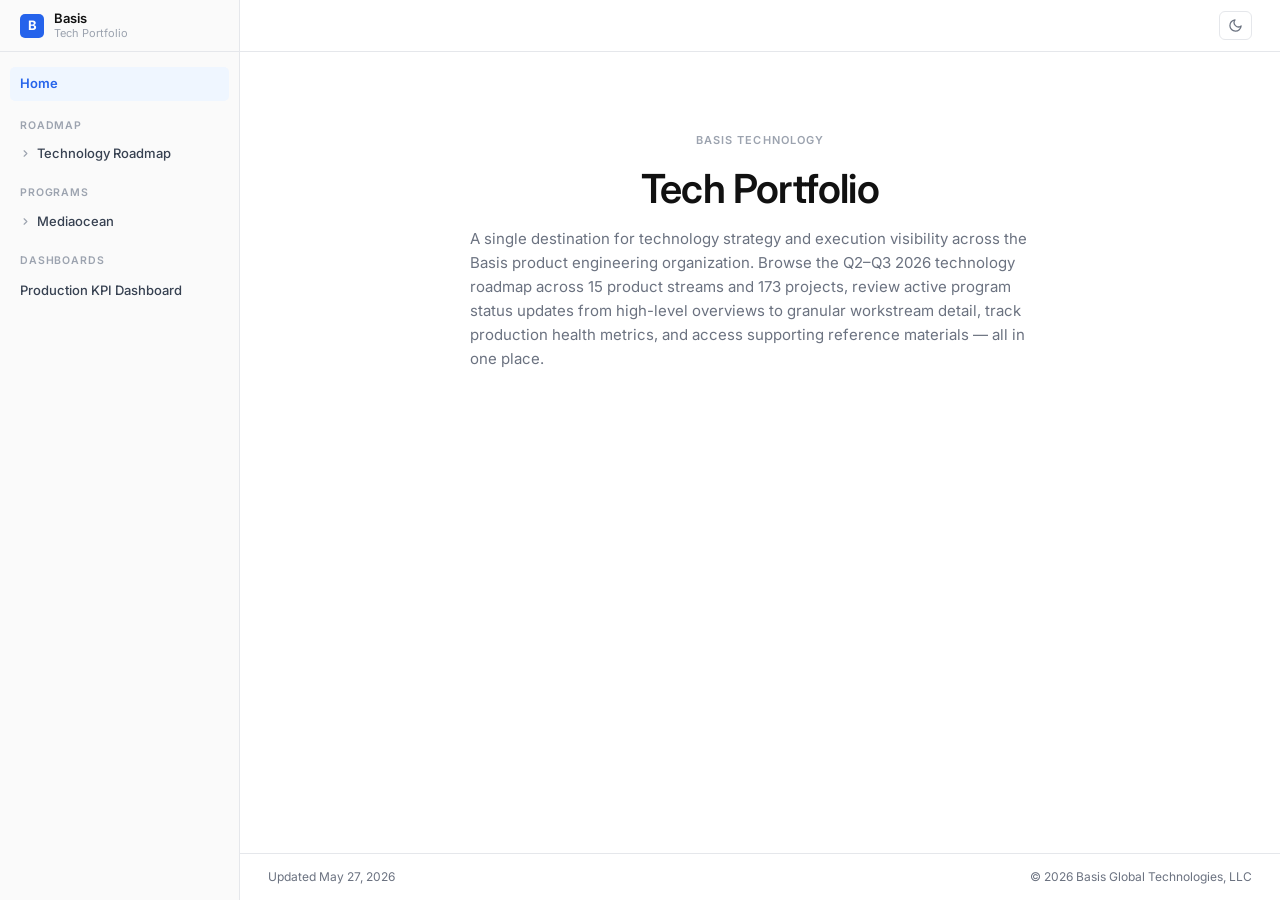
<file: index.html>
<!DOCTYPE html>
<html lang="en">
<head>
<meta charset="UTF-8">
<meta name="viewport" content="width=device-width, initial-scale=1.0">
<title>Basis · Tech Portfolio</title>
<link href="https://fonts.googleapis.com/css2?family=Inter:wght@400;500;600&display=swap" rel="stylesheet">
<link rel="stylesheet" href="shared.css">
<script src="menu.js"></script>
<script src="shared.js"></script>
</head>
<body>

<div id="home-root"></div>

<script>
  BasisPortfolio.init('home', { context: '' });
</script>

</body>
</html>
</file>
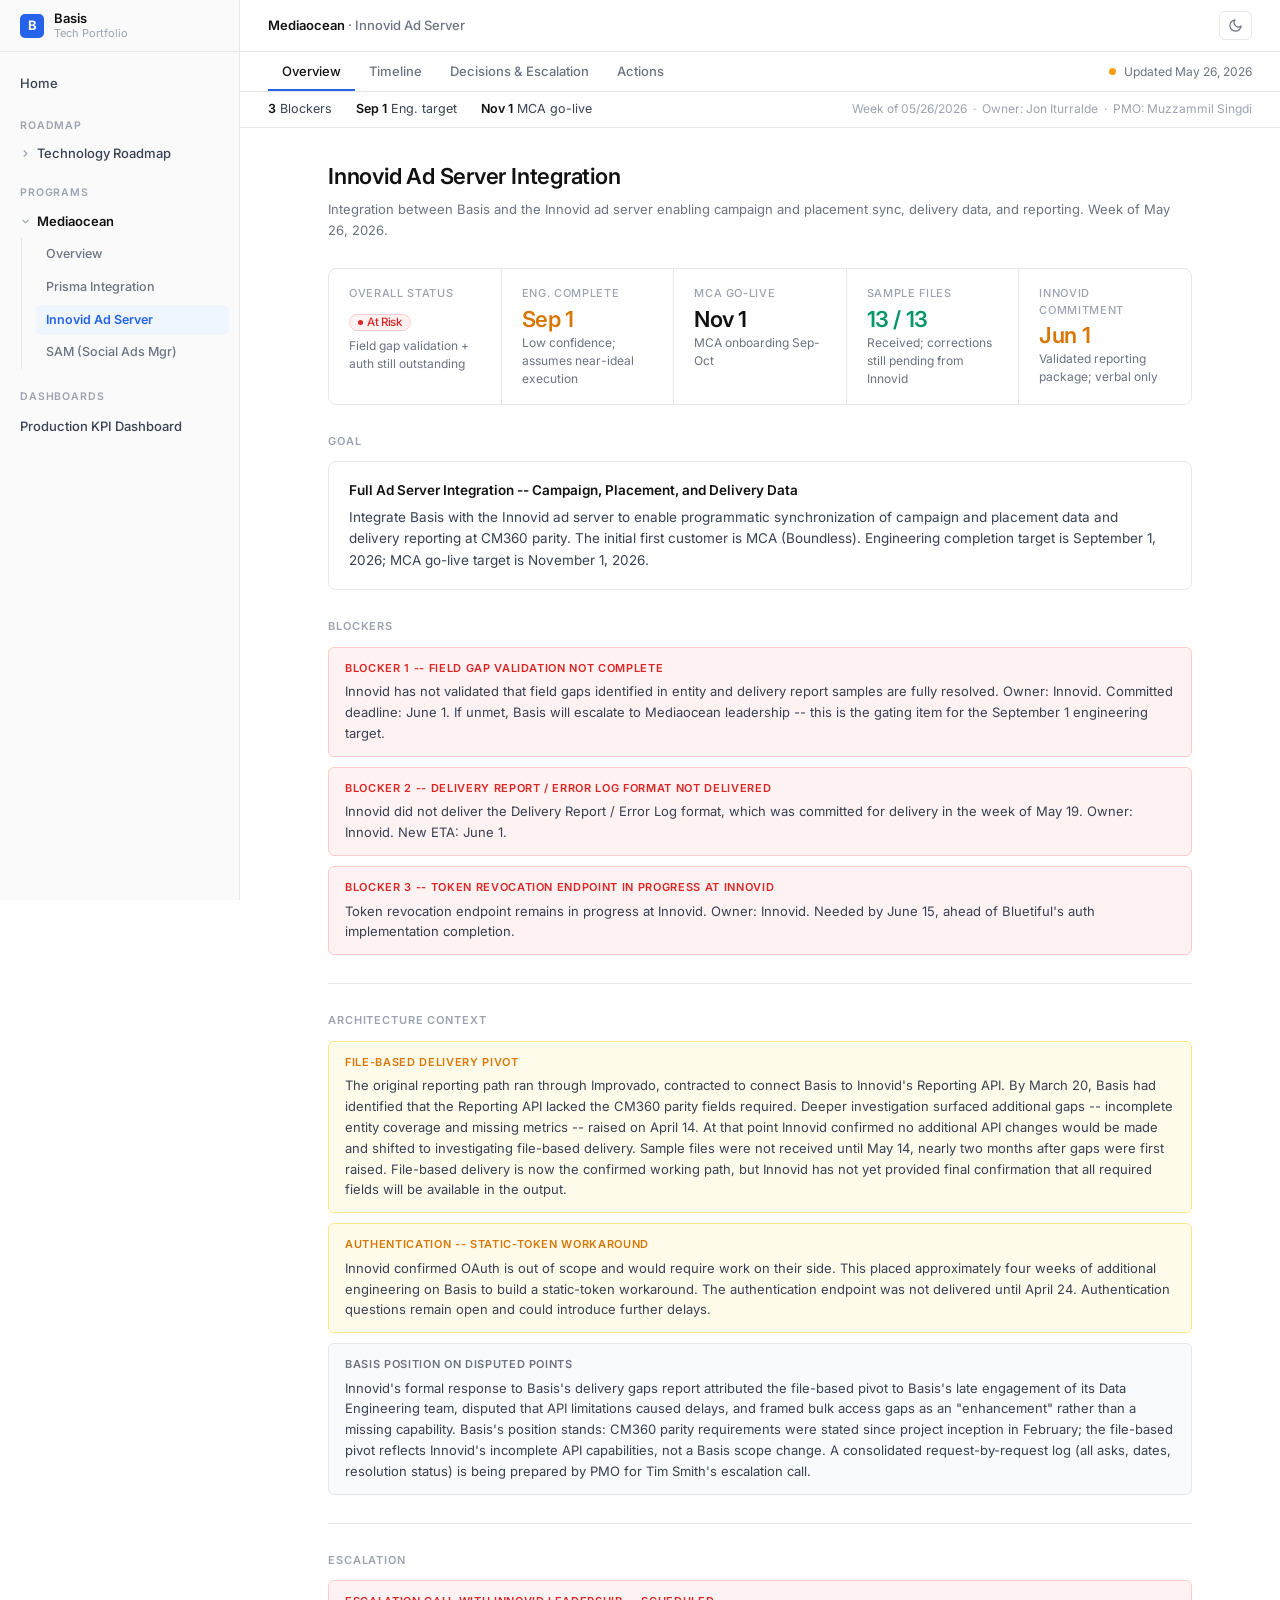
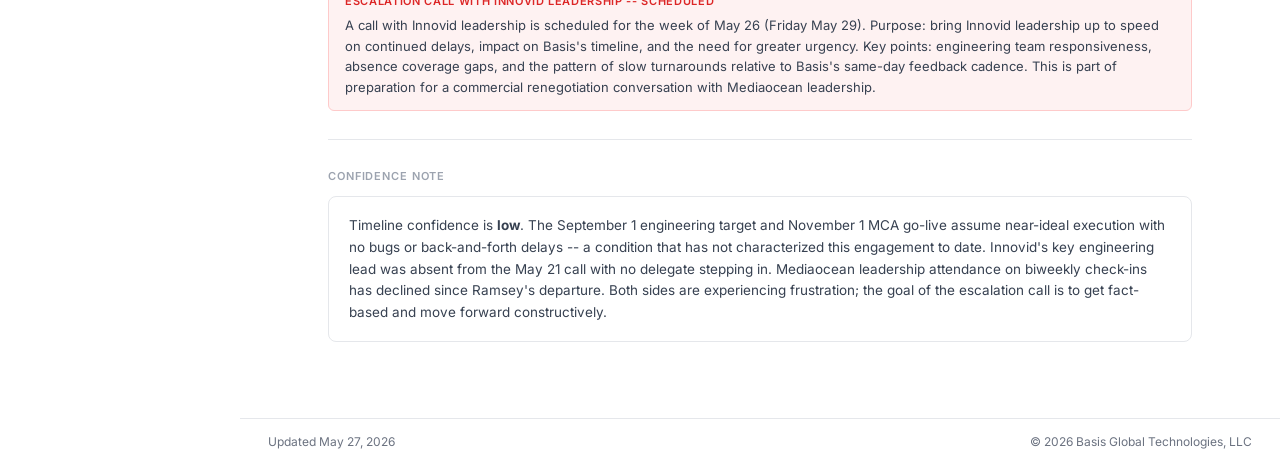
<file: innovid-integration-status.html>
<!DOCTYPE html>
<html lang="en">
<head>
<meta charset="UTF-8">
<meta name="viewport" content="width=device-width, initial-scale=1.0">
<title>Innovid Ad Server Integration · Basis Tech Portfolio</title>
<link href="https://fonts.googleapis.com/css2?family=Inter:wght@400;500;600&display=swap" rel="stylesheet">
<link rel="stylesheet" href="shared.css">
<script src="menu.js"></script>
<script src="shared.js"></script>
</head>
<body>

<!-- In-page tabs -->
<div class="page-tabs">
  <button class="active" data-tab="overview">Overview</button>
  <button data-tab="timeline">Timeline</button>
  <button data-tab="decisions">Decisions &amp; Escalation</button>
  <button data-tab="actions">Actions</button>
  <div class="page-tabs-spacer"></div>
  <div class="page-tabs-meta">
    <span class="sync-dot"></span>
    Updated May 26, 2026
  </div>
</div>

<div class="subbar">
  <span><strong>3</strong> Blockers</span>
  <span><strong>Sep 1</strong> Eng. target</span>
  <span><strong>Nov 1</strong> MCA go-live</span>
  <div class="subbar-right">Week of 05/26/2026 &nbsp;·&nbsp; Owner: Jon Iturralde &nbsp;·&nbsp; PMO: Muzzammil Singdi</div>
</div>

<div class="page page-narrow">

  <!-- ════════ OVERVIEW ════════ -->
  <div class="tab-panel active" id="tab-overview">

    <h1>Innovid Ad Server Integration</h1>
    <p class="page-sub">Integration between Basis and the Innovid ad server enabling campaign and placement sync, delivery data, and reporting. Week of May 26, 2026.</p>

    <div class="kpi-row">
      <div class="kpi-cell">
        <div class="kpi-label">Overall Status</div>
        <div class="kpi-value" style="font-size:16px;padding-top:3px"><span class="badge red">At Risk</span></div>
        <div class="kpi-sub" style="margin-top:6px">Field gap validation + auth still outstanding</div>
      </div>
      <div class="kpi-cell">
        <div class="kpi-label">Eng. Complete</div>
        <div class="kpi-value amber">Sep 1</div>
        <div class="kpi-sub">Low confidence; assumes near-ideal execution</div>
      </div>
      <div class="kpi-cell">
        <div class="kpi-label">MCA Go-Live</div>
        <div class="kpi-value">Nov 1</div>
        <div class="kpi-sub">MCA onboarding Sep-Oct</div>
      </div>
      <div class="kpi-cell">
        <div class="kpi-label">Sample Files</div>
        <div class="kpi-value green">13 / 13</div>
        <div class="kpi-sub">Received; corrections still pending from Innovid</div>
      </div>
      <div class="kpi-cell">
        <div class="kpi-label">Innovid Commitment</div>
        <div class="kpi-value amber">Jun 1</div>
        <div class="kpi-sub">Validated reporting package; verbal only</div>
      </div>
    </div>

    <div class="section-heading">Goal</div>
    <div class="card">
      <div class="card-title">Full Ad Server Integration -- Campaign, Placement, and Delivery Data</div>
      <p>Integrate Basis with the Innovid ad server to enable programmatic synchronization of campaign and placement data and delivery reporting at CM360 parity. The initial first customer is MCA (Boundless). Engineering completion target is September 1, 2026; MCA go-live target is November 1, 2026.</p>
    </div>

    <div class="section-heading">Blockers</div>

    <div class="callout red">
      <div class="callout-label">Blocker 1 -- Field Gap Validation Not Complete</div>
      Innovid has not validated that field gaps identified in entity and delivery report samples are fully resolved. Owner: Innovid. Committed deadline: June 1. If unmet, Basis will escalate to Mediaocean leadership -- this is the gating item for the September 1 engineering target.
    </div>

    <div class="callout red">
      <div class="callout-label">Blocker 2 -- Delivery Report / Error Log Format Not Delivered</div>
      Innovid did not deliver the Delivery Report / Error Log format, which was committed for delivery in the week of May 19. Owner: Innovid. New ETA: June 1.
    </div>

    <div class="callout red">
      <div class="callout-label">Blocker 3 -- Token Revocation Endpoint In Progress at Innovid</div>
      Token revocation endpoint remains in progress at Innovid. Owner: Innovid. Needed by June 15, ahead of Bluetiful's auth implementation completion.
    </div>

    <hr>

    <div class="section-heading">Architecture Context</div>

    <div class="callout amber">
      <div class="callout-label">File-Based Delivery Pivot</div>
      The original reporting path ran through Improvado, contracted to connect Basis to Innovid's Reporting API. By March 20, Basis had identified that the Reporting API lacked the CM360 parity fields required. Deeper investigation surfaced additional gaps -- incomplete entity coverage and missing metrics -- raised on April 14. At that point Innovid confirmed no additional API changes would be made and shifted to investigating file-based delivery. Sample files were not received until May 14, nearly two months after gaps were first raised. File-based delivery is now the confirmed working path, but Innovid has not yet provided final confirmation that all required fields will be available in the output.
    </div>

    <div class="callout amber">
      <div class="callout-label">Authentication -- Static-Token Workaround</div>
      Innovid confirmed OAuth is out of scope and would require work on their side. This placed approximately four weeks of additional engineering on Basis to build a static-token workaround. The authentication endpoint was not delivered until April 24. Authentication questions remain open and could introduce further delays.
    </div>

    <div class="callout gray">
      <div class="callout-label">Basis Position on Disputed Points</div>
      Innovid's formal response to Basis's delivery gaps report attributed the file-based pivot to Basis's late engagement of its Data Engineering team, disputed that API limitations caused delays, and framed bulk access gaps as an "enhancement" rather than a missing capability. Basis's position stands: CM360 parity requirements were stated since project inception in February; the file-based pivot reflects Innovid's incomplete API capabilities, not a Basis scope change. A consolidated request-by-request log (all asks, dates, resolution status) is being prepared by PMO for Tim Smith's escalation call.
    </div>

    <hr>

    <div class="section-heading">Escalation</div>
    <div class="callout red">
      <div class="callout-label">Escalation Call with Innovid Leadership -- Scheduled</div>
      A call with Innovid leadership is scheduled for the week of May 26 (Friday May 29). Purpose: bring Innovid leadership up to speed on continued delays, impact on Basis's timeline, and the need for greater urgency. Key points: engineering team responsiveness, absence coverage gaps, and the pattern of slow turnarounds relative to Basis's same-day feedback cadence. This is part of preparation for a commercial renegotiation conversation with Mediaocean leadership.
    </div>

    <hr>

    <div class="section-heading">Confidence Note</div>
    <div class="card">
      <p>Timeline confidence is <strong>low</strong>. The September 1 engineering target and November 1 MCA go-live assume near-ideal execution with no bugs or back-and-forth delays -- a condition that has not characterized this engagement to date. Innovid's key engineering lead was absent from the May 21 call with no delegate stepping in. Mediaocean leadership attendance on biweekly check-ins has declined since Ramsey's departure. Both sides are experiencing frustration; the goal of the escalation call is to get fact-based and move forward constructively.</p>
    </div>

  </div>

  <!-- ════════ TIMELINE ════════ -->
  <div class="tab-panel" id="tab-timeline">

    <h1>Timeline</h1>
    <p class="page-sub">Engineering complete Sep 1 · MCA go-live Nov 1. Confidence: low.</p>

    <div class="timeline">
      <div class="tl-item upcoming">
        <div class="tl-date">November 1, 2026</div>
        <div class="tl-title">MCA go-live target</div>
        <div class="tl-desc">MCA onboarding Sep-Oct; live November 1. Dependent on September engineering target being met.</div>
      </div>
      <div class="tl-item risk">
        <div class="tl-date">September 1, 2026</div>
        <div class="tl-title">Engineering complete target</div>
        <div class="tl-desc">Low confidence. Assumes near-ideal execution. MCA onboarding preparation begins Sep 1 - Oct 31.</div>
      </div>
      <div class="tl-item upcoming">
        <div class="tl-date">August 28, 2026</div>
        <div class="tl-title">Data &amp; Reporting integration complete (target)</div>
        <div class="tl-desc">Architecture confirmed May 13; all 13 samples received May 14. Gated on Innovid field gap validation and delivery report format.</div>
      </div>
      <div class="tl-item upcoming">
        <div class="tl-date">July 7, 2026</div>
        <div class="tl-title">Campaign &amp; Placement integration QA complete</div>
        <div class="tl-desc">Dev targeting end of June; QA complete July 7.</div>
      </div>
      <div class="tl-item upcoming">
        <div class="tl-date">June 15, 2026</div>
        <div class="tl-title">Token revocation endpoint needed from Innovid</div>
        <div class="tl-desc">Required ahead of Bluetiful's auth implementation completion.</div>
      </div>
      <div class="tl-item risk">
        <div class="tl-date">June 1, 2026</div>
        <div class="tl-title">Innovid committed: validated reporting package due</div>
        <div class="tl-desc">Verbal commitment only -- written confirmation outstanding. Field gap validation, revised sample files, and Delivery Report / Error Log format all due. If unmet, Basis escalates to Mediaocean leadership.</div>
      </div>
      <div class="tl-item upcoming">
        <div class="tl-date">May 29, 2026</div>
        <div class="tl-title">MCA onboarding task list due (Andrew)</div>
        <div class="tl-desc">Following May 15 scoping session with Boundless leadership. Needed to map MCA onboarding dependencies into the September timeline.</div>
      </div>
      <div class="tl-item active">
        <div class="tl-date">May 29, 2026</div>
        <div class="tl-title">Escalation call with Innovid leadership</div>
        <div class="tl-desc">Tim Smith leading. Part of preparation for commercial renegotiation conversation with Mediaocean leadership. TPMO to have consolidated delay log ready.</div>
      </div>
      <div class="tl-item done">
        <div class="tl-date">Week of May 19, 2026</div>
        <div class="tl-title">Basis submits formal delivery gaps report to Innovid</div>
        <div class="tl-desc">Documented outstanding field gaps and delays. Innovid provided formal response disputing several points. Basis's position stands.</div>
      </div>
      <div class="tl-item done">
        <div class="tl-date">May 13, 2026</div>
        <div class="tl-title">File-based delivery architecture confirmed</div>
        <div class="tl-desc">All 13 sample files received May 13-14 (11 entity, 2 delivery). Data &amp; Reporting integration workstream begins.</div>
      </div>
      <div class="tl-item done">
        <div class="tl-date">April 24, 2026</div>
        <div class="tl-title">Authentication endpoint delivered by Innovid</div>
        <div class="tl-desc">Delivered approximately four weeks after it was needed, requiring Basis to build a static-token workaround in the interim. Auth questions remain open.</div>
      </div>
      <div class="tl-item done">
        <div class="tl-date">April 15 - May 6, 2026</div>
        <div class="tl-title">Improvado integration -- complete, de-scoped from Phase 1</div>
        <div class="tl-desc">Complete. De-scoped from Phase 1 pending confirmation that file-based delivery is sufficient.</div>
      </div>
      <div class="tl-item done">
        <div class="tl-date">April 15, 2026</div>
        <div class="tl-title">Campaign &amp; Placement integration begins</div>
        <div class="tl-desc">Dev targeting end of June; QA complete July 7.</div>
      </div>
      <div class="tl-item done">
        <div class="tl-date">April 14, 2026</div>
        <div class="tl-title">Deeper API gaps raised -- incomplete entity coverage, missing metrics</div>
        <div class="tl-desc">Basis Data team surfaced additional gaps. Innovid confirmed no additional API changes and pivoted to investigating file-based delivery.</div>
      </div>
      <div class="tl-item done">
        <div class="tl-date">March 25, 2026</div>
        <div class="tl-title">Innovid API readiness workstream begins</div>
        <div class="tl-desc">Parallel track covering auth, entity API, and file-based delivery.</div>
      </div>
      <div class="tl-item done">
        <div class="tl-date">March 20, 2026</div>
        <div class="tl-title">Reporting API gaps identified</div>
        <div class="tl-desc">Basis identified that the Innovid Reporting API lacked CM360 parity fields required. Improvado was originally contracted to bridge this connection.</div>
      </div>
      <div class="tl-item done">
        <div class="tl-date">February 2026</div>
        <div class="tl-title">Project inception - CM360 parity requirements stated</div>
        <div class="tl-desc">Basis's CM360 parity requirement established as the scope baseline from the start of the engagement.</div>
      </div>
    </div>

  </div>

  <!-- ════════ DECISIONS & ESCALATION ════════ -->
  <div class="tab-panel" id="tab-decisions">

    <h1>Decisions &amp; Escalation Log</h1>
    <p class="page-sub">Key decisions and position statements. Most recent first.</p>

    <div class="decision-list-wrap">
      <div class="decision-item">
        <div class="decision-date">May 26, 2026</div>
        <div class="decision-text"><strong>Basis formal position on delivery gaps report confirmed</strong> -- CM360 parity requirements were stated since project inception in February. The file-based pivot reflects Innovid's incomplete API capabilities, not a Basis scope change. Basis disputes Innovid's response attributing the pivot to Basis's late engagement of its Data Engineering team.</div>
        <span class="badge red">Disputed</span>
      </div>
      <div class="decision-item">
        <div class="decision-date">May 26, 2026</div>
        <div class="decision-text"><strong>Escalation call with Innovid leadership scheduled for May 29</strong> -- Tim Smith leading. TPMO preparing consolidated request-by-request delay log for context. Part of preparation for commercial renegotiation with Mediaocean leadership.</div>
        <span class="badge amber">Escalating</span>
      </div>
      <div class="decision-item">
        <div class="decision-date">May 22, 2026</div>
        <div class="decision-text"><strong>June 1 as deadline for Innovid validated reporting package</strong> -- Verbal commitment received from Innovid on the May 21 call to deliver everything by June 1. Written confirmation still outstanding. If unmet, Basis escalates to Mediaocean leadership.</div>
        <span class="badge amber">Verbal Only</span>
      </div>
      <div class="decision-item">
        <div class="decision-date">May 13, 2026</div>
        <div class="decision-text"><strong>File-based delivery confirmed as working architecture</strong> -- Replaces Reporting API path. All 13 sample files received May 13-14. Improvado de-scoped from Phase 1 pending confirmation that file-based delivery is sufficient.</div>
        <span class="badge green">Confirmed</span>
      </div>
      <div class="decision-item">
        <div class="decision-date">April 14, 2026</div>
        <div class="decision-text"><strong>Innovid confirmed no additional API changes</strong> -- Following Basis raising deeper gaps (incomplete entity coverage, missing metrics). Pivot to file-based delivery investigation began at this point.</div>
        <span class="badge gray">Noted</span>
      </div>
      <div class="decision-item">
        <div class="decision-date">April 2026</div>
        <div class="decision-text"><strong>Static-token workaround required due to OAuth being out of scope at Innovid</strong> -- Innovid confirmed OAuth requires work on their side. Approximately four additional weeks of Basis engineering required to build workaround. Auth endpoint not delivered until April 24.</div>
        <span class="badge red">Unplanned Work</span>
      </div>
    </div>

  </div>

  <!-- ════════ ACTIONS ════════ -->
  <div class="tab-panel" id="tab-actions">

    <h1>Open Actions</h1>
    <p class="page-sub">Current open items as of May 26, 2026.</p>

    <table class="data-table">
      <thead>
        <tr>
          <th style="width:160px">Owner</th>
          <th>Action</th>
          <th style="width:80px">Priority</th>
          <th style="width:110px">Due</th>
        </tr>
      </thead>
      <tbody>
        <tr>
          <td class="owner-cell">Innovid</td>
          <td>Deliver validated reporting package: revised sample files with all field gap corrections resolved across all 13 files, plus Delivery Report / Error Log format. Written confirmation required -- verbal commitment received on May 21.</td>
          <td><span class="badge red">Critical</span></td>
          <td class="date-cell">June 1, 2026</td>
        </tr>
        <tr>
          <td class="owner-cell">Innovid</td>
          <td>Deliver token revocation endpoint. Needed by June 15 ahead of Bluetiful's auth implementation completion.</td>
          <td><span class="badge red">High</span></td>
          <td class="date-cell">June 15, 2026</td>
        </tr>
        <tr>
          <td class="owner-cell">Muzzammil Singdi (PMO)</td>
          <td>Finalize and share consolidated request-by-request log: every ask made to Innovid with date requested, date delivered (or not), and resolution status. Due ahead of Tim's escalation call May 29.</td>
          <td><span class="badge red">High</span></td>
          <td class="date-cell">May 26 EOD</td>
        </tr>
        <tr>
          <td class="owner-cell">Tim Smith</td>
          <td>Lead escalation call with Innovid leadership. Key points: engineering team responsiveness, absence coverage gaps, pattern of slow turnarounds vs. Basis same-day feedback cadence. Also raise Mediaocean leadership attendance decline on biweekly check-ins.</td>
          <td><span class="badge red">High</span></td>
          <td class="date-cell">May 29, 2026</td>
        </tr>
        <tr>
          <td class="owner-cell">Andrew (MCA)</td>
          <td>Deliver MCA onboarding task list following May 15 scoping session with Boundless leadership. Needed to map MCA onboarding dependencies into the September timeline.</td>
          <td><span class="badge amber">Med</span></td>
          <td class="date-cell">May 29, 2026</td>
        </tr>
        <tr>
          <td class="owner-cell">Jon Iturralde</td>
          <td>Campaign &amp; Placement integration: target Dev complete end of June, QA complete July 7.</td>
          <td><span class="badge amber">Med</span></td>
          <td class="date-cell">July 7, 2026</td>
        </tr>
        <tr>
          <td class="owner-cell">Jon Iturralde</td>
          <td>Data &amp; Reporting integration: unblock pipeline and table design work once revised sample files received from Innovid. Target engineering completion August 28.</td>
          <td><span class="badge amber">Med</span></td>
          <td class="date-cell">Aug 28, 2026</td>
        </tr>
      </tbody>
    </table>

    <hr>

    <div class="section-heading">Key Contacts</div>
    <div class="card">
      <div class="card-title">Basis</div>
      <p>Jon Iturralde (Product Owner)<br>
      Muzzammil Singdi (Program Manager)<br>
      Tim Smith (Executive Sponsor)<br>
      Ilia Fonariov (Program Lead, Mediaocean)</p>
    </div>

  </div>

</div>

<script>
  BasisPortfolio.init('innovid', { context: '<strong>Mediaocean</strong> · Innovid Ad Server' });

  document.querySelectorAll('.page-tabs button').forEach(btn => {
    btn.addEventListener('click', () => {
      document.querySelectorAll('.page-tabs button').forEach(b => b.classList.remove('active'));
      document.querySelectorAll('.tab-panel').forEach(p => p.classList.remove('active'));
      btn.classList.add('active');
      const panel = document.getElementById('tab-' + btn.dataset.tab);
      if (panel) panel.classList.add('active');
      window.scrollTo({ top: 0, behavior: 'instant' });
    });
  });
</script>

</body>
</html>
</file>
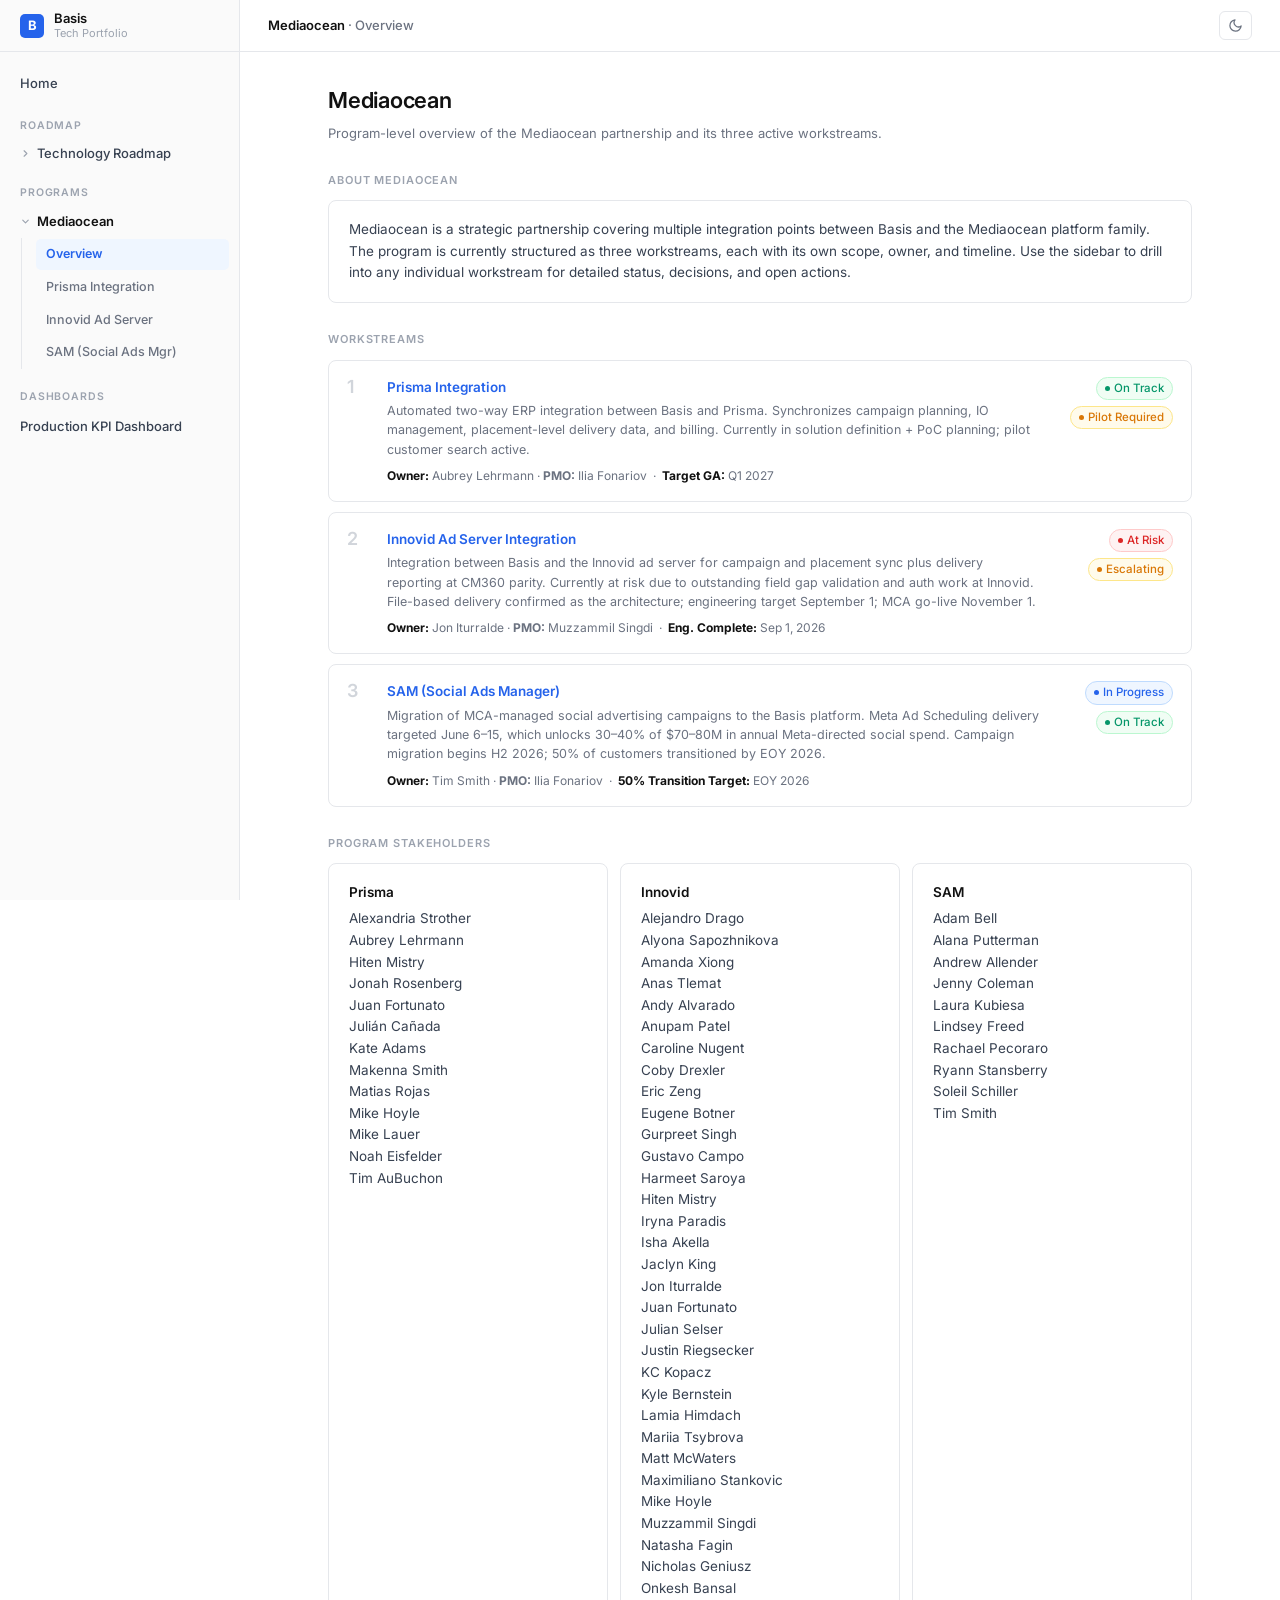
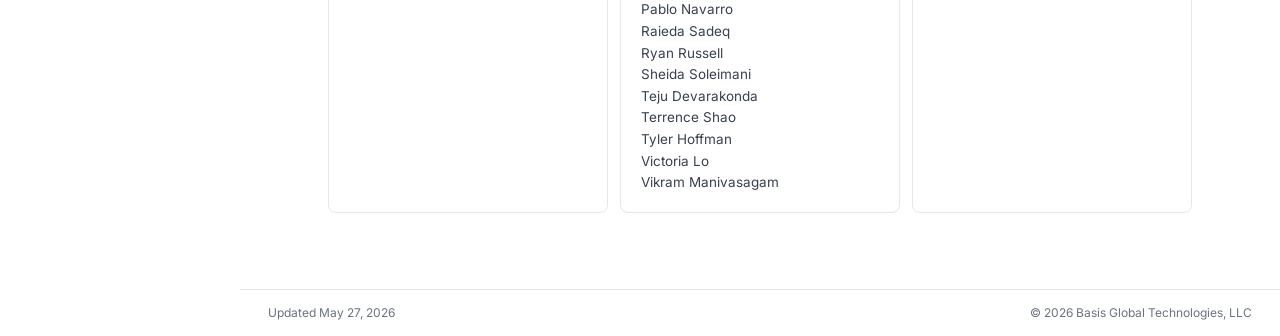
<file: mediaocean-overview.html>
<!DOCTYPE html>
<html lang="en">
<head>
<meta charset="UTF-8">
<meta name="viewport" content="width=device-width, initial-scale=1.0">
<title>Mediaocean — Overview · Basis Tech Portfolio</title>
<link href="https://fonts.googleapis.com/css2?family=Inter:wght@400;500;600&display=swap" rel="stylesheet">
<link rel="stylesheet" href="shared.css">
<script src="menu.js"></script>
<script src="shared.js"></script>
</head>
<body>

<div class="page page-narrow">

  <h1>Mediaocean</h1>
  <p class="page-sub">Program-level overview of the Mediaocean partnership and its three active workstreams.</p>

  <div class="section-heading">About Mediaocean</div>
  <div class="card">
    <p>Mediaocean is a strategic partnership covering multiple integration points between Basis and the Mediaocean platform family. The program is currently structured as three workstreams, each with its own scope, owner, and timeline. Use the sidebar to drill into any individual workstream for detailed status, decisions, and open actions.</p>
  </div>

  <div class="section-heading">Workstreams</div>

  <div class="project-item">
    <div class="proj-num">1</div>
    <div>
      <div class="proj-name"><a href="prisma-integration-status.html">Prisma Integration</a></div>
      <div class="proj-desc">Automated two-way ERP integration between Basis and Prisma. Synchronizes campaign planning, IO management, placement-level delivery data, and billing. Currently in solution definition + PoC planning; pilot customer search active.</div>
      <div style="margin-top:8px;font-size:12px;color:var(--text-muted)">
        <strong style="color:var(--text)">Owner:</strong> Aubrey Lehrmann · <strong>PMO:</strong> Ilia Fonariov
        &nbsp;·&nbsp; <strong style="color:var(--text)">Target GA:</strong> Q1 2027
      </div>
    </div>
    <div class="proj-meta">
      <span class="badge green">On Track</span>
      <span class="badge amber">Pilot Required</span>
    </div>
  </div>

  <div class="project-item">
    <div class="proj-num">2</div>
    <div>
      <div class="proj-name"><a href="innovid-integration-status.html">Innovid Ad Server Integration</a></div>
      <div class="proj-desc">Integration between Basis and the Innovid ad server for campaign and placement sync plus delivery reporting at CM360 parity. Currently at risk due to outstanding field gap validation and auth work at Innovid. File-based delivery confirmed as the architecture; engineering target September 1; MCA go-live November 1.</div>
      <div style="margin-top:8px;font-size:12px;color:var(--text-muted)">
        <strong style="color:var(--text)">Owner:</strong> Jon Iturralde · <strong>PMO:</strong> Muzzammil Singdi
        &nbsp;·&nbsp; <strong style="color:var(--text)">Eng. Complete:</strong> Sep 1, 2026
      </div>
    </div>
    <div class="proj-meta">
      <span class="badge red">At Risk</span>
      <span class="badge amber">Escalating</span>
    </div>
  </div>

  <div class="project-item">
    <div class="proj-num">3</div>
    <div>
      <div class="proj-name"><a href="sam-status.html">SAM (Social Ads Manager)</a></div>
      <div class="proj-desc">Migration of MCA-managed social advertising campaigns to the Basis platform. Meta Ad Scheduling delivery targeted June 6–15, which unlocks 30–40% of $70–80M in annual Meta-directed social spend. Campaign migration begins H2 2026; 50% of customers transitioned by EOY 2026.</div>
      <div style="margin-top:8px;font-size:12px;color:var(--text-muted)">
        <strong style="color:var(--text)">Owner:</strong> Tim Smith · <strong>PMO:</strong> Ilia Fonariov
        &nbsp;·&nbsp; <strong style="color:var(--text)">50% Transition Target:</strong> EOY 2026
      </div>
    </div>
    <div class="proj-meta">
      <span class="badge blue">In Progress</span>
      <span class="badge green">On Track</span>
    </div>
  </div>

 
  <div class="section-heading">Program Stakeholders</div>
  <div style="display:grid;grid-template-columns:1fr 1fr 1fr;gap:12px">

    <div class="card">
      <div class="card-title">Prisma</div>
      <p>
        Alexandria Strother<br>
        Aubrey Lehrmann<br>
        Hiten Mistry<br>
        Jonah Rosenberg<br>
        Juan Fortunato<br>
        Julián Cañada<br>
        Kate Adams<br>
        Makenna Smith<br>
        Matias Rojas<br>
        Mike Hoyle<br>
        Mike Lauer<br>
        Noah Eisfelder<br>
        Tim AuBuchon
      </p>
    </div>

    <div class="card">
      <div class="card-title">Innovid</div>
      <p>
        Alejandro Drago<br>
        Alyona Sapozhnikova<br>
        Amanda Xiong<br>
        Anas Tlemat<br>
        Andy Alvarado<br>
        Anupam Patel<br>
        Caroline Nugent<br>
        Coby Drexler<br>
        Eric Zeng<br>
        Eugene Botner<br>
        Gurpreet Singh<br>
        Gustavo Campo<br>
        Harmeet Saroya<br>
		Hiten Mistry<br>
        Iryna Paradis<br>
        Isha Akella<br>
        Jaclyn King<br>
        Jon Iturralde<br>
        Juan Fortunato<br>
        Julian Selser<br>
        Justin Riegsecker<br>
        KC Kopacz<br>
        Kyle Bernstein<br>
        Lamia Himdach<br>
        Mariia Tsybrova<br>
        Matt McWaters<br>
        Maximiliano Stankovic<br>
        Mike Hoyle<br>
        Muzzammil Singdi<br>
        Natasha Fagin<br>
        Nicholas Geniusz<br>
        Onkesh Bansal<br>
        Pablo Navarro<br>
        Raieda Sadeq<br>
        Ryan Russell<br>
        Sheida Soleimani<br>
        Teju Devarakonda<br>
        Terrence Shao<br>
        Tyler Hoffman<br>
        Victoria Lo<br>
        Vikram Manivasagam
      </p>
    </div>

    <div class="card">
      <div class="card-title">SAM</div>
      <p>
        Adam Bell<br>
        Alana Putterman<br>
        Andrew Allender<br>
        Jenny Coleman<br>
        Laura Kubiesa<br>
        Lindsey Freed<br>
        Rachael Pecoraro<br>
        Ryann Stansberry<br>
        Soleil Schiller<br>
        Tim Smith
      </p>
    </div>

  </div>

</div>

<script>
  BasisPortfolio.init('mediaocean', { context: '<strong>Mediaocean</strong> · Overview' });
</script>

</body>
</html>
</file>
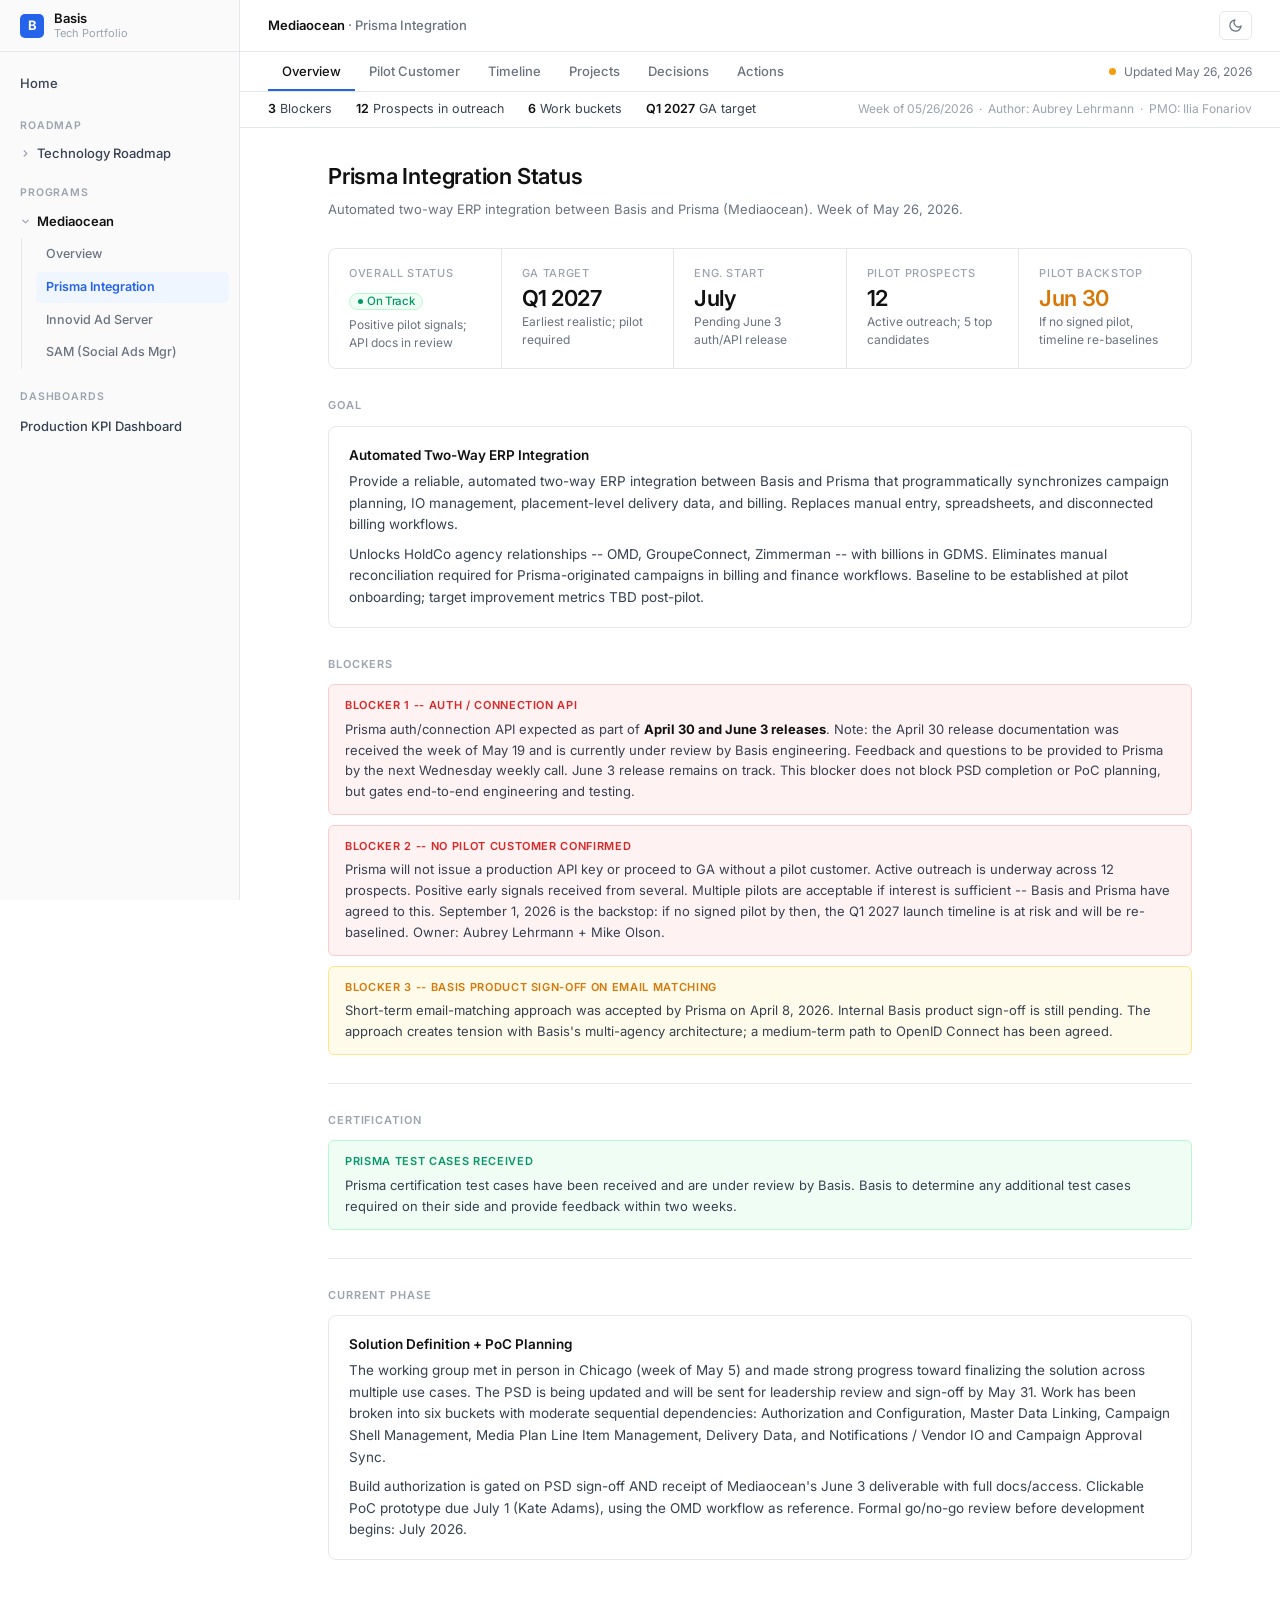
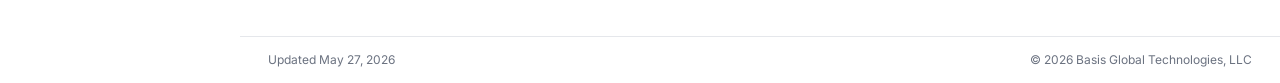
<file: prisma-integration-status.html>
<!DOCTYPE html>
<html lang="en">
<head>
<meta charset="UTF-8">
<meta name="viewport" content="width=device-width, initial-scale=1.0">
<title>Prisma Integration Status · Basis Tech Portfolio</title>
<link href="https://fonts.googleapis.com/css2?family=Inter:wght@400;500;600&display=swap" rel="stylesheet">
<link rel="stylesheet" href="shared.css">
<script src="menu.js"></script>
<script src="shared.js"></script>
</head>
<body>

<!-- In-page tab bar (Overview / Pilot / Timeline / etc.) -->
<div class="page-tabs">
  <button class="active" data-tab="overview">Overview</button>
  <button data-tab="pilot">Pilot Customer</button>
  <button data-tab="timeline">Timeline</button>
  <button data-tab="projects">Projects</button>
  <button data-tab="decisions">Decisions</button>
  <button data-tab="actions">Actions</button>
  <div class="page-tabs-spacer"></div>
  <div class="page-tabs-meta">
    <span class="sync-dot"></span>
    Updated May 26, 2026
  </div>
</div>

<div class="subbar">
  <span><strong>3</strong> Blockers</span>
  <span><strong>12</strong> Prospects in outreach</span>
  <span><strong>6</strong> Work buckets</span>
  <span><strong>Q1 2027</strong> GA target</span>
  <div class="subbar-right">Week of 05/26/2026 &nbsp;·&nbsp; Author: Aubrey Lehrmann &nbsp;·&nbsp; PMO: Ilia Fonariov</div>
</div>

<div class="page page-narrow">

  <!-- ════════ OVERVIEW ════════ -->
  <div class="tab-panel active" id="tab-overview">

    <h1>Prisma Integration Status</h1>
    <p class="page-sub">Automated two-way ERP integration between Basis and Prisma (Mediaocean). Week of May 26, 2026.</p>

    <div class="kpi-row">
      <div class="kpi-cell">
        <div class="kpi-label">Overall Status</div>
        <div class="kpi-value" style="font-size:16px;padding-top:3px"><span class="badge green">On Track</span></div>
        <div class="kpi-sub" style="margin-top:6px">Positive pilot signals; API docs in review</div>
      </div>
      <div class="kpi-cell">
        <div class="kpi-label">GA Target</div>
        <div class="kpi-value">Q1 2027</div>
        <div class="kpi-sub">Earliest realistic; pilot required</div>
      </div>
      <div class="kpi-cell">
        <div class="kpi-label">Eng. Start</div>
        <div class="kpi-value">July</div>
        <div class="kpi-sub">Pending June 3 auth/API release</div>
      </div>
      <div class="kpi-cell">
        <div class="kpi-label">Pilot Prospects</div>
        <div class="kpi-value">12</div>
        <div class="kpi-sub">Active outreach; 5 top candidates</div>
      </div>
      <div class="kpi-cell">
        <div class="kpi-label">Pilot Backstop</div>
        <div class="kpi-value amber">Jun 30</div>
        <div class="kpi-sub">If no signed pilot, timeline re-baselines</div>
      </div>
    </div>

    <div class="section-heading">Goal</div>
    <div class="card">
      <div class="card-title">Automated Two-Way ERP Integration</div>
      <p>Provide a reliable, automated two-way ERP integration between Basis and Prisma that programmatically synchronizes campaign planning, IO management, placement-level delivery data, and billing. Replaces manual entry, spreadsheets, and disconnected billing workflows.</p>
      <p style="margin-top:8px">Unlocks HoldCo agency relationships -- OMD, GroupeConnect, Zimmerman -- with billions in GDMS. Eliminates manual reconciliation required for Prisma-originated campaigns in billing and finance workflows. Baseline to be established at pilot onboarding; target improvement metrics TBD post-pilot.</p>
    </div>

    <div class="section-heading">Blockers</div>

    <div class="callout red">
      <div class="callout-label">Blocker 1 -- Auth / Connection API</div>
      Prisma auth/connection API expected as part of <strong>April 30 and June 3 releases</strong>. Note: the April 30 release documentation was received the week of May 19 and is currently under review by Basis engineering. Feedback and questions to be provided to Prisma by the next Wednesday weekly call. June 3 release remains on track. This blocker does not block PSD completion or PoC planning, but gates end-to-end engineering and testing.
    </div>

    <div class="callout red">
      <div class="callout-label">Blocker 2 -- No Pilot Customer Confirmed</div>
      Prisma will not issue a production API key or proceed to GA without a pilot customer. Active outreach is underway across 12 prospects. Positive early signals received from several. Multiple pilots are acceptable if interest is sufficient -- Basis and Prisma have agreed to this. September 1, 2026 is the backstop: if no signed pilot by then, the Q1 2027 launch timeline is at risk and will be re-baselined. Owner: Aubrey Lehrmann + Mike Olson.
    </div>

    <div class="callout amber">
      <div class="callout-label">Blocker 3 -- Basis Product Sign-off on Email Matching</div>
      Short-term email-matching approach was accepted by Prisma on April 8, 2026. Internal Basis product sign-off is still pending. The approach creates tension with Basis's multi-agency architecture; a medium-term path to OpenID Connect has been agreed.
    </div>

    <hr>

    <div class="section-heading">Certification</div>
    <div class="callout green">
      <div class="callout-label">Prisma Test Cases Received</div>
      Prisma certification test cases have been received and are under review by Basis. Basis to determine any additional test cases required on their side and provide feedback within two weeks.
    </div>

    <hr>

    <div class="section-heading">Current Phase</div>
    <div class="card">
      <div class="card-title">Solution Definition + PoC Planning</div>
      <p>The working group met in person in Chicago (week of May 5) and made strong progress toward finalizing the solution across multiple use cases. The PSD is being updated and will be sent for leadership review and sign-off by May 31. Work has been broken into six buckets with moderate sequential dependencies: Authorization and Configuration, Master Data Linking, Campaign Shell Management, Media Plan Line Item Management, Delivery Data, and Notifications / Vendor IO and Campaign Approval Sync.</p>
      <p style="margin-top:8px">Build authorization is gated on PSD sign-off AND receipt of Mediaocean's June 3 deliverable with full docs/access. Clickable PoC prototype due July 1 (Kate Adams), using the OMD workflow as reference. Formal go/no-go review before development begins: July 2026.</p>
    </div>

  </div>

  <!-- ════════ PILOT CUSTOMER ════════ -->
  <div class="tab-panel" id="tab-pilot">

    <h1>Pilot Customer</h1>
    <p class="page-sub">Mediaocean requires a pilot customer before issuing a production API key. Active outreach underway.</p>

    <div class="callout blue">
      <div class="callout-label">Outreach Status</div>
      Outreach is progressing with several positive early signals across the prospect list. Prisma is conducting parallel outreach to the same prospect list through their own contacts. Basis and Prisma have agreed that more than one pilot customer is acceptable -- multiple pilots are welcome if interest is sufficient. Direction to proceed with broader outreach beyond Moroch to be confirmed and communicated to Prisma.
    </div>

    <div class="section-heading">Prospect List -- Top 5 Current Candidates highlighted</div>

    <table class="pilot-table">
      <thead>
        <tr>
          <th style="width:180px">Agency</th>
          <th>Status / Notes</th>
          <th style="width:130px">Standing</th>
        </tr>
      </thead>
      <tbody>
        <tr class="top-candidate">
          <td class="agency">Go Fish (fka Agital)</td>
          <td>On top-5 candidate list; outreach in progress via Sales VP on account.</td>
          <td><span class="badge amber">Top 5</span></td>
        </tr>
        <tr class="top-candidate">
          <td class="agency">Hearts and Science</td>
          <td>Inbound interest generated organically through a sales conversation -- was not on the original outreach list. Strong signal.</td>
          <td><span class="badge amber">Top 5</span></td>
        </tr>
        <tr class="top-candidate">
          <td class="agency">OMD</td>
          <td>Meeting held with Mark; positive reception, direct interest expressed. Needs to run up the chain. January-March quarter identified as likely timing given planning cycle constraints. Broadcast calendar capability flagged as a potential requirement.</td>
          <td><span class="badge amber">Top 5</span></td>
        </tr>
        <tr class="top-candidate">
          <td class="agency">Moroch</td>
          <td>Interested but needs to align internally. Go/no-go deadline set for this Thursday.</td>
          <td><span class="badge amber">Top 5</span></td>
        </tr>
        <tr class="top-candidate">
          <td class="agency">PHD</td>
          <td>Head of agentic advertising and programmatic investment agreed to participate in a Cannes panel with Mike Olson. Pilot conversation to be had there.</td>
          <td><span class="badge amber">Top 5</span></td>
        </tr>
        <tr>
          <td class="agency">Active International</td>
          <td>Contact out until early June; engagement to continue after their return.</td>
          <td><span class="badge gray">In Outreach</span></td>
        </tr>
        <tr>
          <td class="agency">Anchor Trading</td>
          <td>Asking engaged questions; response pending.</td>
          <td><span class="badge gray">In Outreach</span></td>
        </tr>
        <tr>
          <td class="agency">Monks</td>
          <td>Interested but needs to align internally.</td>
          <td><span class="badge gray">In Outreach</span></td>
        </tr>
        <tr>
          <td class="agency">Horizon</td>
          <td>Update expected May 28.</td>
          <td><span class="badge gray">In Outreach</span></td>
        </tr>
        <tr>
          <td class="agency">Giant Spoon</td>
          <td>On prospect list; outreach in progress via Sales VP.</td>
          <td><span class="badge gray">In Outreach</span></td>
        </tr>
        <tr>
          <td class="agency">GroupeConnect</td>
          <td>On prospect list; outreach in progress via Sales VP.</td>
          <td><span class="badge gray">In Outreach</span></td>
        </tr>
        <tr>
          <td class="agency">Zimmerman</td>
          <td>Outreach to Bob Bernstein being pursued via Shawn; Aubrey following up with Cindy if no response.</td>
          <td><span class="badge gray">In Outreach</span></td>
        </tr>
      </tbody>
    </table>

    <hr>

    <div class="section-heading">Pilot Customer Criteria</div>
    <div class="callout gray">
      <div class="callout-label">Qualification Requirements</div>
      Self-serve agency currently using Prisma for Agencies, willing to run at least one campaign for a full billing cycle through both Basis and Prisma with the integrated workflow. Two different line items with two different media types preferred but not required. Long-term client status preferred but not required -- a friendly one-off engagement is acceptable.
    </div>

    <div class="section-heading">Key Deadlines</div>
    <div class="callout amber">
      <div class="callout-label">September 1, 2026 -- Pilot Backstop</div>
      If no signed pilot customer by September 1, 2026, the Q1 2027 GA timeline is at risk and will be re-baselined. Owner: Aubrey Lehrmann.
    </div>
    <div class="callout blue">
      <div class="callout-label">July 1, 2026 -- Clickable Prototype Due</div>
      Kate Adams to deliver a sales-enabling clickable prototype using the OMD workflow as reference model. Success criteria to be defined with Mike Olson. Intended to generate agency interest and support pilot conversion.
    </div>
    <div class="callout blue">
      <div class="callout-label">July 2026 -- Formal Go/No-Go Review</div>
      Formal review before development begins. Gated on pilot customer confirmation and PSD sign-off.
    </div>

    <hr>

    <div class="section-heading">Measurement</div>
    <div class="card">
      <div class="card-title">Pilot Baseline Capture</div>
      <p>At pilot onboarding, the customer's current process baseline will be captured -- time, effort, and accuracy gaps -- to compare against post-launch performance. Target improvement metrics to be defined post-pilot. Reconciliation burden measurement baseline to be established at onboarding.</p>
    </div>

  </div>

  <!-- ════════ TIMELINE ════════ -->
  <div class="tab-panel" id="tab-timeline">

    <h1>Timeline</h1>
    <p class="page-sub">Key milestones and dates. Q1 2027 GA target; gated on pilot customer and June 3 auth API release.</p>

    <div class="timeline">
      <div class="tl-item upcoming">
        <div class="tl-date">Early Q1 2027</div>
        <div class="tl-title">Earliest realistic go-live</div>
        <div class="tl-desc">Assumes pilot customer identified and actively engaging during Q4 2026. Certification required before production API key issued.</div>
      </div>
      <div class="tl-item upcoming">
        <div class="tl-date">Q4 2026</div>
        <div class="tl-title">Full PoC targeted</div>
        <div class="tl-desc">All project buckets. Cannot be fully validated without pilot customer engaged. Followed by Prisma 6-week certification (one full billing cycle).</div>
      </div>
      <div class="tl-item risk">
        <div class="tl-date">September 1, 2026</div>
        <div class="tl-title">Pilot customer backstop deadline</div>
        <div class="tl-desc">If no signed pilot by this date, Q1 2027 GA timeline is at risk and re-baselined. Owner: Aubrey Lehrmann.</div>
      </div>
      <div class="tl-item upcoming">
        <div class="tl-date">July 2026</div>
        <div class="tl-title">Engineering start</div>
        <div class="tl-desc">Scales up once June 3 Prisma deliverable is in hand. Formal go/no-go review before development begins.</div>
      </div>
      <div class="tl-item upcoming">
        <div class="tl-date">July 1, 2026</div>
        <div class="tl-title">Clickable PoC prototype due (Kate Adams)</div>
        <div class="tl-desc">Sales-enabling; OMD workflow reference. Success criteria to be defined with Mike Olson.</div>
      </div>
      <div class="tl-item upcoming">
        <div class="tl-date">June 3, 2026</div>
        <div class="tl-title">Prisma auth/connection API release</div>
        <div class="tl-desc">Unblocks full end-to-end development and testing. Critical dependency. On track per Prisma.</div>
      </div>
      <div class="tl-item active">
        <div class="tl-date">This Thursday (week of May 26)</div>
        <div class="tl-title">Moroch go/no-go deadline</div>
        <div class="tl-desc">Moroch to confirm internal alignment and participation decision.</div>
      </div>
      <div class="tl-item active">
        <div class="tl-date">May 31, 2026</div>
        <div class="tl-title">PSD sign-off target</div>
        <div class="tl-desc">Updated post-Chicago onsite. In stakeholder review. Approvers: Hiten Mistry, Julian Canada, Tim AuBuchon. Build authorization follows sign-off + June 3 deliverable.</div>
      </div>
      <div class="tl-item done">
        <div class="tl-date">Week of May 19, 2026</div>
        <div class="tl-title">April 30 Prisma release documentation received</div>
        <div class="tl-desc">Under review by Basis engineering. Feedback and questions to Prisma by next Wednesday call.</div>
      </div>
      <div class="tl-item done">
        <div class="tl-date">May 7, 2026</div>
        <div class="tl-title">Executive Decision Worksheet completed</div>
        <div class="tl-desc">Decisions captured: Continue (spec only); pilot pursuit active; 9/1 backstop confirmed. Operating rule: "If it would be expensive to redo after a pilot, we do not build it before a pilot."</div>
      </div>
      <div class="tl-item done">
        <div class="tl-date">May 5-9, 2026</div>
        <div class="tl-title">Chicago onsite - major scope clarification</div>
        <div class="tl-desc">Working group met in person. Strong progress finalizing solution across multiple use cases. Work scope updated to 6 buckets.</div>
      </div>
      <div class="tl-item done">
        <div class="tl-date">April 20, 2026</div>
        <div class="tl-title">Five-project breakdown published; timeline baseline set</div>
        <div class="tl-desc">Auth, Campaign, Delivery, Placement Integration, Notifications. Hiten framed Q4 2026 PoC / Early Q1 2027 go-live as working baseline (not committed).</div>
      </div>
      <div class="tl-item done">
        <div class="tl-date">April 2026</div>
        <div class="tl-title">PoC-first strategy pivot confirmed</div>
        <div class="tl-desc">Pivoted after failure to identify viable pilot among overlapping agency accounts. OMD workflow adopted as PoC reference model.</div>
      </div>
      <div class="tl-item done">
        <div class="tl-date">April 8, 2026</div>
        <div class="tl-title">Email-matching approach accepted by Prisma</div>
        <div class="tl-desc">Short-term path agreed. Basis internal sign-off still pending.</div>
      </div>
    </div>

  </div>

  <!-- ════════ PROJECTS ════════ -->
  <div class="tab-panel" id="tab-projects">

    <h1>Work Breakdown</h1>
    <p class="page-sub">Six buckets with moderate sequential dependencies. Updated post-Chicago onsite, May 2026.</p>

    <div class="callout blue" style="margin-bottom:20px">
      <div class="callout-label">Scope Note</div>
      The work has been reorganized from 5 projects to 6 buckets following the Chicago onsite. This breakdown is still evolving -- definition and boundaries may change as solution detail is finalized. Build authorization is not yet granted; spec and design work continues.
    </div>

    <div class="project-item">
      <div class="proj-num">1</div>
      <div>
        <div class="proj-name">Authorization and Configuration</div>
        <div class="proj-desc">OpenID Connect + API key model. Basis user authenticates via Prisma OAuth flow; org context established per session. Email matching required short-term; medium-term path to OIDC agreed. Get-orgs endpoint coming in June 3 release.</div>
      </div>
      <div class="proj-meta">
        <span class="badge green">HIGH confidence</span>
        <span class="badge amber">Blocked -- Jun 3</span>
      </div>
    </div>

    <div class="project-item">
      <div class="proj-num">2</div>
      <div>
        <div class="proj-name">Master Data Linking</div>
        <div class="proj-desc">Map Basis entities (vendors, properties, sites) to Prisma's supplier/provider/site hierarchy. Site/supplier mapping: send Basis name on create, copy GET response on update. Agency-specific configurations supported (e.g. integrated providers like Meta may be required or optional).</div>
      </div>
      <div class="proj-meta">
        <span class="badge green">HIGH confidence</span>
      </div>
    </div>

    <div class="project-item">
      <div class="proj-num">3</div>
      <div>
        <div class="proj-name">Campaign Shell Management</div>
        <div class="proj-desc">Map Basis campaigns to Prisma media plans. Basis sends campaign details on create; copies Prisma data on update. Prisma owns IO creation. Supports planning-led workflow where agency plans in Basis and pushes to Prisma media plans.</div>
      </div>
      <div class="proj-meta">
        <span class="badge green">HIGH confidence</span>
      </div>
    </div>

    <div class="project-item">
      <div class="proj-num">4</div>
      <div>
        <div class="proj-name">Media Plan Line Item Management</div>
        <div class="proj-desc">Outbound: user-initiated push of placements from Basis to Prisma (requires user identity for audit trail). Inbound: receive Prisma placement revision notifications, fetch updated data, apply changes to Basis line items (involves LIRA). Revisions keeping total IO cost unchanged stay within Prisma. Cost changes routed back to Basis via difference-resolution workflow. Start with manual push; add automation based on usage.</div>
      </div>
      <div class="proj-meta">
        <span class="badge amber">LOWER confidence</span>
        <span style="font-size:11.5px;color:var(--text-faint)">Most complex</span>
      </div>
    </div>

    <div class="project-item">
      <div class="proj-num">5</div>
      <div>
        <div class="proj-name">Delivery Data</div>
        <div class="proj-desc">Push Basis delivery data to Prisma using Send Supplier Delivery API. MVP requires both automated (overnight) and manual (user-triggered) options. DSP tactic add-ons require two-step push. Show last data synced date/time. Note: current Prisma API provides monthly rollups only -- daily granularity (pacing) remains an open post-PoC gap.</div>
      </div>
      <div class="proj-meta">
        <span class="badge amber">MEDIUM confidence</span>
        <span style="font-size:11.5px;color:var(--text-faint)">Pacing gap open</span>
      </div>
    </div>

    <div class="project-item">
      <div class="proj-num">6</div>
      <div>
        <div class="proj-name">Notifications / Vendor IO and Campaign Approval Sync</div>
        <div class="proj-desc">Subscribe to and handle Prisma webhook/notification events (campaign updates, placement changes, delivery updates). Notifications carry minimal payload -- must fetch full data on receipt. Feeds into buckets 3 and 4. Vendor IO and campaign approval sync included; IO status scope (all direct vendors vs. eSeller only) to be confirmed with Prisma.</div>
      </div>
      <div class="proj-meta">
        <span class="badge amber">MEDIUM confidence</span>
      </div>
    </div>

    <hr>
    <div class="section-heading">Out of Scope -- V1</div>
    <div class="callout gray">
      Monthly billing breakouts/distributions · Bulk campaign auto-matching · Automated Prisma→Basis revision sync (start manual) · DSP integration (deferred from V1) · Daily delivery granularity (monthly totals only in V1)
    </div>

  </div>

  <!-- ════════ DECISIONS ════════ -->
  <div class="tab-panel" id="tab-decisions">

    <h1>Key Decisions</h1>
    <p class="page-sub">Recorded decisions across the program. Most recent first.</p>

    <div class="decision-list-wrap">
      <div class="decision-item">
        <div class="decision-date">May 26, 2026</div>
        <div class="decision-text"><strong>Multiple pilot customers acceptable</strong> -- Basis and Prisma agreed that more than one pilot customer is acceptable; multiple pilots welcome if interest is sufficient.</div>
        <span class="badge green">Confirmed</span>
      </div>
      <div class="decision-item">
        <div class="decision-date">May 2026</div>
        <div class="decision-text"><strong>Work scope updated to 6 buckets</strong> -- Following Chicago onsite. Authorization, Master Data Linking, Campaign Shell, Line Item Management, Delivery Data, Notifications / IO Approval Sync.</div>
        <span class="badge green">Confirmed</span>
      </div>
      <div class="decision-item">
        <div class="decision-date">May 11, 2026</div>
        <div class="decision-text"><strong>Revision / actualization working model agreed</strong> -- Actualizations keeping total IO cost unchanged stay within Prisma; Basis sees no net change. Cost changes route back to Basis via difference-resolution workflow.</div>
        <span class="badge green">Agreed</span>
      </div>
      <div class="decision-item">
        <div class="decision-date">May 11, 2026</div>
        <div class="decision-text"><strong>Pilot measurement baseline to be captured</strong> -- Customer's current process baseline (time, effort, accuracy gaps) captured at onboarding for post-launch comparison.</div>
        <span class="badge green">Agreed</span>
      </div>
      <div class="decision-item">
        <div class="decision-date">May 7, 2026</div>
        <div class="decision-text"><strong>Continue (spec only) -- build not authorized</strong> -- Executive Decision Worksheet: work continues as spec/mapping only. Build authorization gated on PSD sign-off AND June 3 Mediaocean deliverable received. Operating rule: "If it would be expensive to redo after a pilot, we do not build it before a pilot."</div>
        <span class="badge amber">Build Pending</span>
      </div>
      <div class="decision-item">
        <div class="decision-date">May 7, 2026</div>
        <div class="decision-text"><strong>Pilot search continues; 9/1 backstop confirmed</strong> -- Outreach active across 13-prospect list. If no signed pilot by September 1, GA timeline is re-baselined. Owner: Aubrey Lehrmann.</div>
        <span class="badge amber">Deadline: 9/1</span>
      </div>
      <div class="decision-item">
        <div class="decision-date">April 8, 2026</div>
        <div class="decision-text"><strong>Email-matching approach accepted by Prisma</strong> -- Short-term path agreed. Internal Basis product sign-off still pending due to tension with multi-agency architecture.</div>
        <span class="badge amber">Basis Sign-off Pending</span>
      </div>
      <div class="decision-item">
        <div class="decision-date">April 2026</div>
        <div class="decision-text"><strong>PoC-first strategy pivot</strong> -- Following failure to identify viable pilot among overlapping agency accounts (Innocean, Moroch assessed and ruled out as managed-service). PoC proceeds using OMD workflow as reference.</div>
        <span class="badge green">Confirmed</span>
      </div>
      <div class="decision-item">
        <div class="decision-date">April 2026</div>
        <div class="decision-text"><strong>OpenID Connect + API key auth model agreed</strong> -- Every request includes API Key (partner ID) + OAuth Bearer Token (user + org context).</div>
        <span class="badge green">Agreed</span>
      </div>
      <div class="decision-item">
        <div class="decision-date">April 2026</div>
        <div class="decision-text"><strong>Prisma owns IO creation</strong> -- IO creation workflow stays in Prisma; Basis does not own IO creation in V1.</div>
        <span class="badge green">Confirmed</span>
      </div>
      <div class="decision-item">
        <div class="decision-date">April 2026</div>
        <div class="decision-text"><strong>No permission mirroring in Basis</strong> -- Permissions philosophy accepted by Mediaocean Security. No mirroring required on Basis side.</div>
        <span class="badge green">Accepted by MO Security</span>
      </div>
    </div>

  </div>

  <!-- ════════ ACTIONS ════════ -->
  <div class="tab-panel" id="tab-actions">

    <h1>Open Actions</h1>
    <p class="page-sub">Current open items as of May 26, 2026.</p>

    <table class="data-table">
      <thead>
        <tr>
          <th style="width:150px">Owner</th>
          <th>Action</th>
          <th style="width:80px">Priority</th>
          <th style="width:120px">Due</th>
        </tr>
      </thead>
      <tbody>
        <tr>
          <td class="owner-cell">Aubrey Lehrmann</td>
          <td>Continue pilot customer outreach. Confirm Moroch go/no-go by Thursday. Report on full prospect list status; confirm "we have one" or "we need more outreach." Communicate to Prisma re: broader outreach beyond Moroch.</td>
          <td><span class="badge red">High</span></td>
          <td class="date-cell">This week / ongoing</td>
        </tr>
        <tr>
          <td class="owner-cell">Aubrey Lehrmann</td>
          <td>PSD: Complete stakeholder review and route for final sign-off by May 31. Approvers: Hiten Mistry, Julián Cañada, Tim AuBuchon.</td>
          <td><span class="badge red">High</span></td>
          <td class="date-cell">May 31, 2026</td>
        </tr>
        <tr>
          <td class="owner-cell">Aubrey Lehrmann + Mike Olson</td>
          <td>Pursue outreach to Bob Bernstein at Zimmerman via Shawn; Aubrey to follow up with Cindy if no response.</td>
          <td><span class="badge amber">Med</span></td>
          <td class="date-cell">Ongoing</td>
        </tr>
        <tr>
          <td class="owner-cell">Basis Engineering</td>
          <td>Complete review of April 30 Prisma release documentation. Provide feedback and questions to Prisma by next Wednesday's weekly call.</td>
          <td><span class="badge red">High</span></td>
          <td class="date-cell">Next Wed call</td>
        </tr>
        <tr>
          <td class="owner-cell">Basis Team</td>
          <td>Review Prisma certification test cases received. Determine any additional test cases required on Basis's side. Provide feedback within two weeks.</td>
          <td><span class="badge amber">Med</span></td>
          <td class="date-cell">~2 weeks</td>
        </tr>
        <tr>
          <td class="owner-cell">Julián Cañada</td>
          <td>Follow through to Kasey on auth callback URL confirmation. Confirm whether get-org-details sandbox access is available before June 3 release.</td>
          <td><span class="badge red">High</span></td>
          <td class="date-cell">This week</td>
        </tr>
        <tr>
          <td class="owner-cell">Kate Adams</td>
          <td>Deliver clickable PoC prototype using OMD workflow as reference. Define success criteria with Mike Olson (scope, sizzle, what prototype must show in sales process).</td>
          <td><span class="badge amber">Med</span></td>
          <td class="date-cell">July 1, 2026</td>
        </tr>
        <tr>
          <td class="owner-cell">Hiten / Julián / Tim</td>
          <td>Work through revision and actualization scenarios with real Prisma data examples to validate difference-resolution handling logic.</td>
          <td><span class="badge amber">Med</span></td>
          <td class="date-cell">Ongoing</td>
        </tr>
        <tr>
          <td class="owner-cell">Hiten Mistry</td>
          <td>Post clarifying question to Mediaocean: will Innovid (or similar ad server) identifiers be exposed in the Prisma API so Basis can pull delivery data directly and compare against Prisma totals?</td>
          <td><span class="badge amber">Med</span></td>
          <td class="date-cell">Ongoing</td>
        </tr>
        <tr>
          <td class="owner-cell">Mediaocean (Pending)</td>
          <td>June 3 auth/API release to sandbox with full documentation and access. On track per last Prisma update.</td>
          <td><span class="badge red">High</span></td>
          <td class="date-cell">June 3, 2026</td>
        </tr>
      </tbody>
    </table>

    <hr>

    <div class="section-heading">Standing Items</div>
    <div style="display:grid;grid-template-columns:1fr 1fr;gap:12px">
      <div class="card">
        <div class="card-title">Recurring Meetings</div>
        <p>Internal Basis weekly: Aubrey, Hiten, Tim AuBuchon, Julián, Alexandria, Kate Adams.<br><br>External Prisma/Basis weekly: Wednesdays -- agenda due Tuesday EOD.<br><br>Executive bi-weekly update: Tim Smith (covers Prisma + SAM).</p>
      </div>
      <div class="card">
        <div class="card-title">Key Contacts</div>
        <p><strong>Basis:</strong> Ilia Fonariov (Program Lead), Aubrey Lehrmann (VP Product), Hiten Mistry (SVP Product), Julián Cañada (Dir. Eng.), Tim AuBuchon (Sr. PM), Kate Adams (VP Design), Alexandria Strother (PM)<br><br><strong>Mediaocean/Prisma:</strong> Ramsey (President), Joseph Vazquez (PM), Melissa Le / Kasey L. (Product), Anthony Testino (EVP Ops), Bryan Wilford (GTM)</p>
      </div>
    </div>

  </div>

</div><!-- /page -->

<script>
  BasisPortfolio.init('prisma', { context: '<strong>Mediaocean</strong> · Prisma Integration' });

  // In-page tab switching
  document.querySelectorAll('.page-tabs button').forEach(btn => {
    btn.addEventListener('click', () => {
      document.querySelectorAll('.page-tabs button').forEach(b => b.classList.remove('active'));
      document.querySelectorAll('.tab-panel').forEach(p => p.classList.remove('active'));
      btn.classList.add('active');
      const panel = document.getElementById('tab-' + btn.dataset.tab);
      if (panel) panel.classList.add('active');
      window.scrollTo({ top: 0, behavior: 'instant' });
    });
  });
</script>

</body>
</html>
</file>
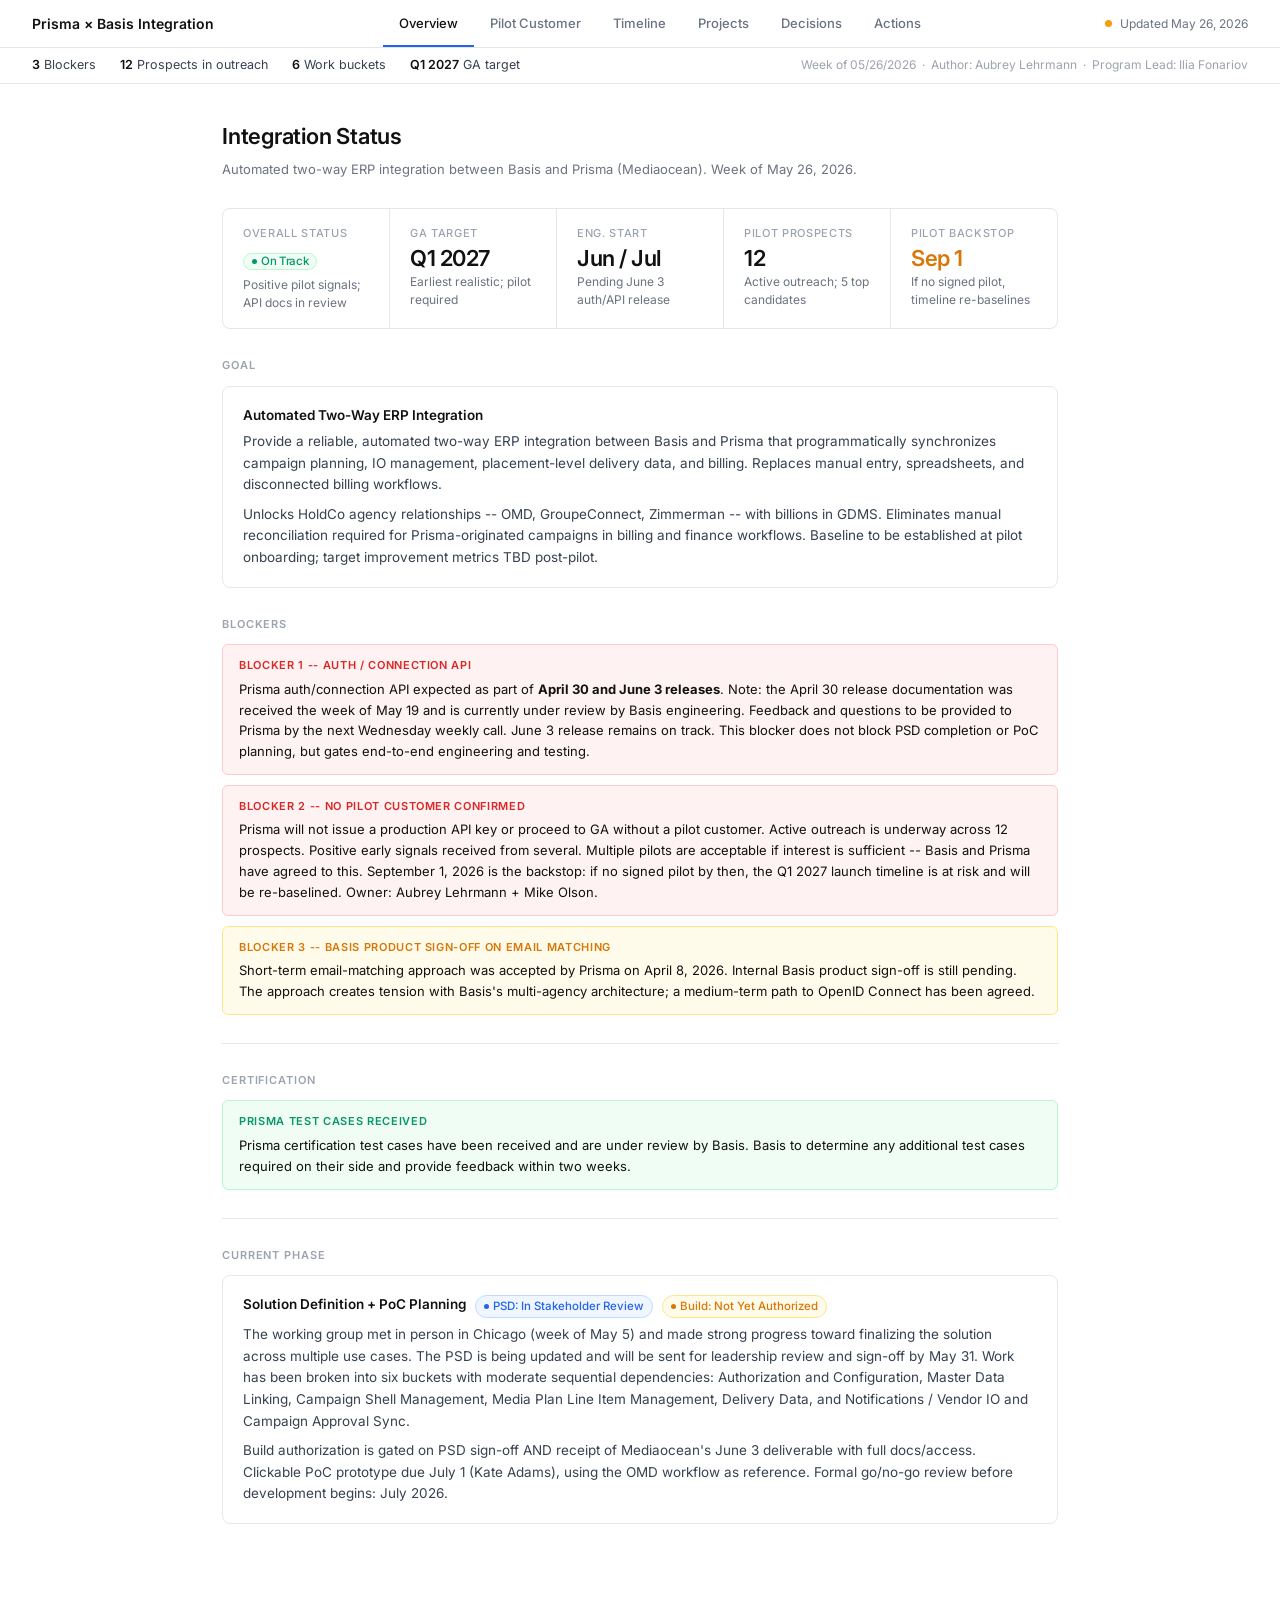
<file: prisma_integration_status.html>
<!DOCTYPE html>
<html lang="en">
<head>
<meta charset="UTF-8">
<meta name="viewport" content="width=device-width, initial-scale=1.0">
<title>Prisma × Basis -- Integration Status</title>
<link href="https://fonts.googleapis.com/css2?family=Inter:wght@400;500;600&display=swap" rel="stylesheet">
<style>
  *, *::before, *::after { box-sizing: border-box; margin: 0; padding: 0; }

  body {
    font-family: 'Inter', -apple-system, BlinkMacSystemFont, sans-serif;
    background: #fff;
    color: #111;
    font-size: 14px;
    line-height: 1.5;
  }

  /* ── TOP NAV ── */
  .topnav {
    display: flex;
    align-items: center;
    justify-content: space-between;
    padding: 0 32px;
    border-bottom: 1px solid #e5e7eb;
    height: 48px;
    background: #fff;
    position: sticky;
    top: 0;
    z-index: 100;
  }
  .topnav-title {
    font-size: 14px;
    font-weight: 600;
    color: #111;
    white-space: nowrap;
  }
  .topnav-tabs {
    display: flex;
    gap: 0;
    height: 100%;
  }
  .topnav-tabs button {
    font-family: inherit;
    font-size: 13px;
    font-weight: 500;
    background: none;
    border: none;
    border-bottom: 2px solid transparent;
    cursor: pointer;
    padding: 0 16px;
    color: #6b7280;
    height: 100%;
    white-space: nowrap;
    transition: color 0.12s;
  }
  .topnav-tabs button:hover { color: #111; }
  .topnav-tabs button.active {
    color: #111;
    border-bottom-color: #2563eb;
  }
  .topnav-right {
    display: flex;
    align-items: center;
    gap: 8px;
    font-size: 12px;
    color: #6b7280;
    white-space: nowrap;
  }
  .sync-dot {
    width: 7px; height: 7px;
    border-radius: 50%;
    background: #f59e0b;
    display: inline-block;
  }
  .sync-dot.green { background: #10b981; }

  /* ── SUBBAR ── */
  .subbar {
    padding: 8px 32px;
    border-bottom: 1px solid #e5e7eb;
    display: flex;
    align-items: center;
    gap: 24px;
    font-size: 12.5px;
    color: #374151;
    background: #fff;
  }
  .subbar span strong { font-weight: 600; color: #111; }
  .subbar-right { margin-left: auto; color: #9ca3af; font-size: 12px; }

  /* ── PAGE ── */
  .page { max-width: 900px; margin: 0 auto; padding: 36px 32px 80px; }
  .tab-panel { display: none; }
  .tab-panel.active { display: block; }

  /* ── TYPOGRAPHY ── */
  h1 {
    font-size: 22px;
    font-weight: 600;
    color: #111;
    margin-bottom: 6px;
    letter-spacing: -0.01em;
  }
  .page-sub {
    font-size: 13px;
    color: #6b7280;
    margin-bottom: 28px;
  }
  h2 {
    font-size: 16px;
    font-weight: 600;
    color: #111;
    margin-bottom: 4px;
    margin-top: 32px;
  }
  h2:first-child { margin-top: 0; }
  .section-sub {
    font-size: 13px;
    color: #6b7280;
    margin-bottom: 16px;
  }
  p { font-size: 13.5px; color: #374151; line-height: 1.6; margin-bottom: 12px; }
  p:last-child { margin-bottom: 0; }

  /* ── KPI ROW ── */
  .kpi-row {
    display: flex;
    gap: 1px;
    background: #e5e7eb;
    border: 1px solid #e5e7eb;
    border-radius: 8px;
    overflow: hidden;
    margin-bottom: 28px;
  }
  .kpi-cell {
    flex: 1;
    background: #fff;
    padding: 16px 20px;
  }
  .kpi-label {
    font-size: 11px;
    font-weight: 500;
    text-transform: uppercase;
    letter-spacing: 0.06em;
    color: #9ca3af;
    margin-bottom: 6px;
  }
  .kpi-value {
    font-size: 22px;
    font-weight: 600;
    color: #111;
    line-height: 1;
    margin-bottom: 4px;
    letter-spacing: -0.02em;
  }
  .kpi-sub { font-size: 12px; color: #6b7280; }
  .kpi-value.amber { color: #d97706; }
  .kpi-value.green { color: #059669; }
  .kpi-value.red { color: #dc2626; }

  /* ── CARDS ── */
  .card {
    border: 1px solid #e5e7eb;
    border-radius: 8px;
    padding: 18px 20px;
    margin-bottom: 12px;
    background: #fff;
  }
  .card-title {
    font-size: 13.5px;
    font-weight: 600;
    color: #111;
    margin-bottom: 6px;
  }
  .card p { margin-bottom: 0; }

  /* ── CALLOUTS ── */
  .callout {
    border-radius: 6px;
    padding: 12px 16px;
    margin-bottom: 10px;
    font-size: 13px;
    line-height: 1.6;
  }
  .callout-label {
    font-size: 11px;
    font-weight: 600;
    text-transform: uppercase;
    letter-spacing: 0.06em;
    margin-bottom: 4px;
  }
  .callout.red { background: #fef2f2; border: 1px solid #fecaca; }
  .callout.red .callout-label { color: #dc2626; }
  .callout.amber { background: #fffbeb; border: 1px solid #fde68a; }
  .callout.amber .callout-label { color: #d97706; }
  .callout.green { background: #f0fdf4; border: 1px solid #bbf7d0; }
  .callout.green .callout-label { color: #059669; }
  .callout.blue { background: #eff6ff; border: 1px solid #bfdbfe; }
  .callout.blue .callout-label { color: #2563eb; }
  .callout.gray { background: #f9fafb; border: 1px solid #e5e7eb; }
  .callout.gray .callout-label { color: #6b7280; }

  /* ── BADGES ── */
  .badge {
    display: inline-flex;
    align-items: center;
    gap: 4px;
    font-size: 11.5px;
    font-weight: 500;
    padding: 2px 8px;
    border-radius: 9999px;
    border: 1px solid transparent;
  }
  .badge::before {
    content: '';
    width: 5px; height: 5px;
    border-radius: 50%;
    background: currentColor;
    flex-shrink: 0;
  }
  .badge.green { background: #f0fdf4; color: #059669; border-color: #bbf7d0; }
  .badge.amber { background: #fffbeb; color: #d97706; border-color: #fde68a; }
  .badge.red { background: #fef2f2; color: #dc2626; border-color: #fecaca; }
  .badge.blue { background: #eff6ff; color: #2563eb; border-color: #bfdbfe; }
  .badge.gray { background: #f3f4f6; color: #6b7280; border-color: #e5e7eb; }

  /* ── DIVIDER ── */
  hr { border: none; border-top: 1px solid #e5e7eb; margin: 28px 0; }

  /* ── SECTION HEADING ── */
  .section-heading {
    font-size: 11px;
    font-weight: 600;
    text-transform: uppercase;
    letter-spacing: 0.08em;
    color: #9ca3af;
    margin-bottom: 12px;
    margin-top: 28px;
  }
  .section-heading:first-child { margin-top: 0; }

  /* ── PILOT TABLE ── */
  .pilot-table {
    width: 100%;
    border-collapse: collapse;
    font-size: 13px;
    margin-bottom: 4px;
  }
  .pilot-table thead tr { border-bottom: 1px solid #e5e7eb; }
  .pilot-table th {
    font-size: 11px;
    font-weight: 600;
    text-transform: uppercase;
    letter-spacing: 0.06em;
    color: #9ca3af;
    padding: 6px 12px 8px;
    text-align: left;
    background: #f9fafb;
  }
  .pilot-table th:first-child { border-radius: 6px 0 0 0; }
  .pilot-table th:last-child { border-radius: 0 6px 0 0; }
  .pilot-table td {
    padding: 9px 12px;
    border-bottom: 1px solid #f3f4f6;
    vertical-align: top;
    color: #374151;
    line-height: 1.5;
  }
  .pilot-table tr:last-child td { border-bottom: none; }
  .pilot-table tr:hover td { background: #f9fafb; }
  .pilot-table .agency { font-weight: 500; color: #111; }
  .top-candidate { background: #fefce8; }
  .top-candidate:hover td { background: #fef9c3 !important; }

  /* ── GENERAL TABLE ── */
  .data-table {
    width: 100%;
    border-collapse: collapse;
    font-size: 13px;
    margin-bottom: 12px;
    border: 1px solid #e5e7eb;
    border-radius: 8px;
    overflow: hidden;
  }
  .data-table th {
    font-size: 11px;
    font-weight: 600;
    text-transform: uppercase;
    letter-spacing: 0.06em;
    color: #9ca3af;
    padding: 8px 14px;
    text-align: left;
    background: #f9fafb;
    border-bottom: 1px solid #e5e7eb;
  }
  .data-table td {
    padding: 10px 14px;
    border-bottom: 1px solid #f3f4f6;
    vertical-align: top;
    color: #374151;
    line-height: 1.55;
  }
  .data-table tr:last-child td { border-bottom: none; }
  .data-table tr:hover td { background: #f9fafb; }
  .owner-cell { font-weight: 500; color: #111; white-space: nowrap; }
  .date-cell { font-size: 12px; color: #6b7280; white-space: nowrap; }

  /* ── TIMELINE ── */
  .timeline { padding-left: 20px; position: relative; }
  .timeline::before {
    content: '';
    position: absolute;
    left: 5px; top: 8px; bottom: 8px;
    width: 1px;
    background: #e5e7eb;
  }
  .tl-item {
    position: relative;
    padding: 0 0 20px 20px;
  }
  .tl-item::before {
    content: '';
    position: absolute;
    left: -7px; top: 5px;
    width: 9px; height: 9px;
    border-radius: 50%;
    background: #e5e7eb;
    border: 2px solid #e5e7eb;
  }
  .tl-item.done::before { background: #10b981; border-color: #10b981; }
  .tl-item.active::before { background: #2563eb; border-color: #2563eb; box-shadow: 0 0 0 3px #dbeafe; }
  .tl-item.upcoming::before { background: #fff; border-color: #9ca3af; }
  .tl-item.risk::before { background: #dc2626; border-color: #dc2626; }
  .tl-date { font-size: 11.5px; font-weight: 500; color: #6b7280; margin-bottom: 1px; }
  .tl-title { font-size: 13.5px; font-weight: 500; color: #111; margin-bottom: 2px; }
  .tl-desc { font-size: 12.5px; color: #6b7280; line-height: 1.5; }

  /* ── PROJECT LIST ── */
  .project-item {
    border: 1px solid #e5e7eb;
    border-radius: 8px;
    padding: 16px 18px;
    margin-bottom: 10px;
    display: grid;
    grid-template-columns: 28px 1fr auto;
    gap: 12px;
    align-items: start;
  }
  .proj-num {
    font-size: 18px;
    font-weight: 600;
    color: #d1d5db;
    line-height: 1;
    padding-top: 1px;
  }
  .proj-name { font-size: 13.5px; font-weight: 600; color: #111; margin-bottom: 4px; }
  .proj-desc { font-size: 12.5px; color: #6b7280; line-height: 1.55; }
  .proj-meta { text-align: right; display: flex; flex-direction: column; gap: 6px; align-items: flex-end; min-width: 120px; }

  /* ── WK GRID ── */
  .wk-grid { display: grid; grid-template-columns: 1fr 1fr; gap: 12px; margin-bottom: 20px; }
  .wk-col { border: 1px solid #e5e7eb; border-radius: 8px; padding: 16px 18px; }
  .wk-col-label { font-size: 11px; font-weight: 600; text-transform: uppercase; letter-spacing: 0.06em; color: #9ca3af; margin-bottom: 10px; }
  .wk-col ul { padding-left: 16px; }
  .wk-col li { font-size: 13px; color: #374151; line-height: 1.6; margin-bottom: 4px; }

  /* ── DECISION LOG ── */
  .decision-item {
    padding: 14px 0;
    border-bottom: 1px solid #f3f4f6;
    display: grid;
    grid-template-columns: 110px 1fr auto;
    gap: 16px;
    align-items: start;
  }
  .decision-item:last-child { border-bottom: none; }
  .decision-date { font-size: 12px; color: #9ca3af; padding-top: 1px; }
  .decision-text { font-size: 13px; color: #374151; line-height: 1.55; }
  .decision-text strong { color: #111; font-weight: 600; }

  /* ── RESPONSIVE ── */
  @media (max-width: 720px) {
    .page { padding: 24px 16px 60px; }
    .topnav { padding: 0 16px; }
    .subbar { padding: 8px 16px; flex-wrap: wrap; gap: 12px; }
    .kpi-row { flex-direction: column; gap: 0; }
    .wk-grid { grid-template-columns: 1fr; }
    .decision-item { grid-template-columns: 1fr; gap: 4px; }
    .project-item { grid-template-columns: 28px 1fr; }
    .proj-meta { grid-column: 2; flex-direction: row; align-items: center; justify-content: flex-start; }
    .pilot-table { font-size: 12px; }
  }
</style>
</head>
<body>

<!-- TOP NAV -->
<nav class="topnav">
  <span class="topnav-title">Prisma × Basis Integration</span>
  <div class="topnav-tabs">
    <button class="active" data-tab="overview">Overview</button>
    <button data-tab="pilot">Pilot Customer</button>
    <button data-tab="timeline">Timeline</button>
    <button data-tab="projects">Projects</button>
    <button data-tab="decisions">Decisions</button>
    <button data-tab="actions">Actions</button>
  </div>
  <div class="topnav-right">
    <span class="sync-dot amber"></span>
    Updated May 26, 2026
  </div>
</nav>

<!-- SUBBAR -->
<div class="subbar">
  <span><strong>3</strong> Blockers</span>
  <span><strong>12</strong> Prospects in outreach</span>
  <span><strong>6</strong> Work buckets</span>
  <span><strong>Q1 2027</strong> GA target</span>
  <div class="subbar-right">Week of 05/26/2026 &nbsp;·&nbsp; Author: Aubrey Lehrmann &nbsp;·&nbsp; Program Lead: Ilia Fonariov</div>
</div>

<div class="page">

  <!-- ════════ OVERVIEW ════════ -->
  <div class="tab-panel active" id="tab-overview">

    <h1>Integration Status</h1>
    <p class="page-sub">Automated two-way ERP integration between Basis and Prisma (Mediaocean). Week of May 26, 2026.</p>

    <div class="kpi-row">
      <div class="kpi-cell">
        <div class="kpi-label">Overall Status</div>
        <div class="kpi-value" style="font-size:16px;padding-top:3px"><span class="badge green">On Track</span></div>
        <div class="kpi-sub" style="margin-top:6px">Positive pilot signals; API docs in review</div>
      </div>
      <div class="kpi-cell">
        <div class="kpi-label">GA Target</div>
        <div class="kpi-value">Q1 2027</div>
        <div class="kpi-sub">Earliest realistic; pilot required</div>
      </div>
      <div class="kpi-cell">
        <div class="kpi-label">Eng. Start</div>
        <div class="kpi-value">Jun / Jul</div>
        <div class="kpi-sub">Pending June 3 auth/API release</div>
      </div>
      <div class="kpi-cell">
        <div class="kpi-label">Pilot Prospects</div>
        <div class="kpi-value">12</div>
        <div class="kpi-sub">Active outreach; 5 top candidates</div>
      </div>
      <div class="kpi-cell">
        <div class="kpi-label">Pilot Backstop</div>
        <div class="kpi-value amber">Sep 1</div>
        <div class="kpi-sub">If no signed pilot, timeline re-baselines</div>
      </div>
    </div>

    <div class="section-heading">Goal</div>
    <div class="card">
      <div class="card-title">Automated Two-Way ERP Integration</div>
      <p>Provide a reliable, automated two-way ERP integration between Basis and Prisma that programmatically synchronizes campaign planning, IO management, placement-level delivery data, and billing. Replaces manual entry, spreadsheets, and disconnected billing workflows.</p>
      <p style="margin-top:8px">Unlocks HoldCo agency relationships -- OMD, GroupeConnect, Zimmerman -- with billions in GDMS. Eliminates manual reconciliation required for Prisma-originated campaigns in billing and finance workflows. Baseline to be established at pilot onboarding; target improvement metrics TBD post-pilot.</p>
    </div>

    <div class="section-heading">Blockers</div>

    <div class="callout red">
      <div class="callout-label">Blocker 1 -- Auth / Connection API</div>
      Prisma auth/connection API expected as part of <strong>April 30 and June 3 releases</strong>. Note: the April 30 release documentation was received the week of May 19 and is currently under review by Basis engineering. Feedback and questions to be provided to Prisma by the next Wednesday weekly call. June 3 release remains on track. This blocker does not block PSD completion or PoC planning, but gates end-to-end engineering and testing.
    </div>

    <div class="callout red">
      <div class="callout-label">Blocker 2 -- No Pilot Customer Confirmed</div>
      Prisma will not issue a production API key or proceed to GA without a pilot customer. Active outreach is underway across 12 prospects. Positive early signals received from several. Multiple pilots are acceptable if interest is sufficient -- Basis and Prisma have agreed to this. September 1, 2026 is the backstop: if no signed pilot by then, the Q1 2027 launch timeline is at risk and will be re-baselined. Owner: Aubrey Lehrmann + Mike Olson.
    </div>

    <div class="callout amber">
      <div class="callout-label">Blocker 3 -- Basis Product Sign-off on Email Matching</div>
      Short-term email-matching approach was accepted by Prisma on April 8, 2026. Internal Basis product sign-off is still pending. The approach creates tension with Basis's multi-agency architecture; a medium-term path to OpenID Connect has been agreed.
    </div>

    <hr>

    <div class="section-heading">Certification</div>
    <div class="callout green">
      <div class="callout-label">Prisma Test Cases Received</div>
      Prisma certification test cases have been received and are under review by Basis. Basis to determine any additional test cases required on their side and provide feedback within two weeks.
    </div>

    <hr>

    <div class="section-heading">Current Phase</div>
    <div class="card">
      <div class="card-title">Solution Definition + PoC Planning &nbsp; <span class="badge blue">PSD: In Stakeholder Review</span> &nbsp; <span class="badge amber">Build: Not Yet Authorized</span></div>
      <p>The working group met in person in Chicago (week of May 5) and made strong progress toward finalizing the solution across multiple use cases. The PSD is being updated and will be sent for leadership review and sign-off by May 31. Work has been broken into six buckets with moderate sequential dependencies: Authorization and Configuration, Master Data Linking, Campaign Shell Management, Media Plan Line Item Management, Delivery Data, and Notifications / Vendor IO and Campaign Approval Sync.</p>
      <p style="margin-top:8px">Build authorization is gated on PSD sign-off AND receipt of Mediaocean's June 3 deliverable with full docs/access. Clickable PoC prototype due July 1 (Kate Adams), using the OMD workflow as reference. Formal go/no-go review before development begins: July 2026.</p>
    </div>

  </div>

  <!-- ════════ PILOT CUSTOMER ════════ -->
  <div class="tab-panel" id="tab-pilot">

    <h1>Pilot Customer</h1>
    <p class="page-sub">Mediaocean requires a pilot customer before issuing a production API key. Active outreach underway.</p>

    <div class="callout blue">
      <div class="callout-label">Outreach Status</div>
      Outreach is progressing with several positive early signals across the prospect list. Prisma is conducting parallel outreach to the same prospect list through their own contacts. Basis and Prisma have agreed that more than one pilot customer is acceptable -- multiple pilots are welcome if interest is sufficient. Direction to proceed with broader outreach beyond Moroch to be confirmed and communicated to Prisma.
    </div>

    <div class="section-heading">Prospect List -- Top 5 Current Candidates highlighted</div>

    <table class="pilot-table">
      <thead>
        <tr>
          <th style="width:180px">Agency</th>
          <th>Status / Notes</th>
          <th style="width:130px">Standing</th>
        </tr>
      </thead>
      <tbody>
        <tr class="top-candidate">
          <td class="agency">Go Fish (fka Agital)</td>
          <td>On top-5 candidate list; outreach in progress via Sales VP on account.</td>
          <td><span class="badge amber">Top 5</span></td>
        </tr>
        <tr class="top-candidate">
          <td class="agency">Hearts and Science</td>
          <td>Inbound interest generated organically through a sales conversation -- was not on the original outreach list. Strong signal.</td>
          <td><span class="badge amber">Top 5</span></td>
        </tr>
        <tr class="top-candidate">
          <td class="agency">OMD</td>
          <td>Meeting held with Mark; positive reception, direct interest expressed. Needs to run up the chain. January-March quarter identified as likely timing given planning cycle constraints. Broadcast calendar capability flagged as a potential requirement.</td>
          <td><span class="badge amber">Top 5</span></td>
        </tr>
        <tr class="top-candidate">
          <td class="agency">Moroch</td>
          <td>Interested but needs to align internally. Go/no-go deadline set for this Thursday.</td>
          <td><span class="badge amber">Top 5</span></td>
        </tr>
        <tr class="top-candidate">
          <td class="agency">PHD</td>
          <td>Head of agentic advertising and programmatic investment agreed to participate in a Cannes panel with Mike Olson. Pilot conversation to be had there.</td>
          <td><span class="badge amber">Top 5</span></td>
        </tr>
        <tr>
          <td class="agency">Active International</td>
          <td>Contact out until early June; engagement to continue after their return.</td>
          <td><span class="badge gray">In Outreach</span></td>
        </tr>
        <tr>
          <td class="agency">Anchor Trading</td>
          <td>Asking engaged questions; response pending.</td>
          <td><span class="badge gray">In Outreach</span></td>
        </tr>
        <tr>
          <td class="agency">Monks</td>
          <td>Interested but needs to align internally.</td>
          <td><span class="badge gray">In Outreach</span></td>
        </tr>
        <tr>
          <td class="agency">Horizon</td>
          <td>Update expected May 28.</td>
          <td><span class="badge gray">In Outreach</span></td>
        </tr>
        <tr>
          <td class="agency">Giant Spoon</td>
          <td>On prospect list; outreach in progress via Sales VP.</td>
          <td><span class="badge gray">In Outreach</span></td>
        </tr>
        <tr>
          <td class="agency">GroupeConnect</td>
          <td>On prospect list; outreach in progress via Sales VP.</td>
          <td><span class="badge gray">In Outreach</span></td>
        </tr>
        <tr>
          <td class="agency">Zimmerman</td>
          <td>Outreach to Bob Bernstein being pursued via Shawn; Aubrey following up with Cindy if no response.</td>
          <td><span class="badge gray">In Outreach</span></td>
        </tr>
      </tbody>
    </table>

    <hr>

    <div class="section-heading">Pilot Customer Criteria</div>
    <div class="callout gray">
      <div class="callout-label">Qualification Requirements</div>
      Self-serve agency currently using Prisma for Agencies, willing to run at least one campaign for a full billing cycle through both Basis and Prisma with the integrated workflow. Two different line items with two different media types preferred but not required. Long-term client status preferred but not required -- a friendly one-off engagement is acceptable.
    </div>

    <div class="section-heading">Key Deadlines</div>
    <div class="callout amber">
      <div class="callout-label">September 1, 2026 -- Pilot Backstop</div>
      If no signed pilot customer by September 1, 2026, the Q1 2027 GA timeline is at risk and will be re-baselined. Owner: Aubrey Lehrmann.
    </div>
    <div class="callout blue">
      <div class="callout-label">July 1, 2026 -- Clickable Prototype Due</div>
      Kate Adams to deliver a sales-enabling clickable prototype using the OMD workflow as reference model. Success criteria to be defined with Mike Olson. Intended to generate agency interest and support pilot conversion.
    </div>
    <div class="callout blue">
      <div class="callout-label">July 2026 -- Formal Go/No-Go Review</div>
      Formal review before development begins. Gated on pilot customer confirmation and PSD sign-off.
    </div>

    <hr>

    <div class="section-heading">Measurement</div>
    <div class="card">
      <div class="card-title">Pilot Baseline Capture</div>
      <p>At pilot onboarding, the customer's current process baseline will be captured -- time, effort, and accuracy gaps -- to compare against post-launch performance. Target improvement metrics to be defined post-pilot. Reconciliation burden measurement baseline to be established at onboarding.</p>
    </div>

  </div>

  <!-- ════════ TIMELINE ════════ -->
  <div class="tab-panel" id="tab-timeline">

    <h1>Timeline</h1>
    <p class="page-sub">Key milestones and dates. Q1 2027 GA target; gated on pilot customer and June 3 auth API release.</p>

    <div class="timeline">
      <div class="tl-item done">
        <div class="tl-date">April 8, 2026</div>
        <div class="tl-title">Email-matching approach accepted by Prisma</div>
        <div class="tl-desc">Short-term path agreed. Basis internal sign-off still pending.</div>
      </div>
      <div class="tl-item done">
        <div class="tl-date">April 2026</div>
        <div class="tl-title">PoC-first strategy pivot confirmed</div>
        <div class="tl-desc">Pivoted after failure to identify viable pilot among overlapping agency accounts. OMD workflow adopted as PoC reference model.</div>
      </div>
      <div class="tl-item done">
        <div class="tl-date">April 20, 2026</div>
        <div class="tl-title">Five-project breakdown published; timeline baseline set</div>
        <div class="tl-desc">Auth, Campaign, Delivery, Placement Integration, Notifications. Hiten framed Q4 2026 PoC / Early Q1 2027 go-live as working baseline (not committed).</div>
      </div>
      <div class="tl-item done">
        <div class="tl-date">May 5-9, 2026</div>
        <div class="tl-title">Chicago onsite -- major scope clarification</div>
        <div class="tl-desc">Working group met in person. Strong progress finalizing solution across multiple use cases. Work scope updated to 6 buckets.</div>
      </div>
      <div class="tl-item done">
        <div class="tl-date">May 7, 2026</div>
        <div class="tl-title">Executive Decision Worksheet completed</div>
        <div class="tl-desc">Decisions captured: Continue (spec only); pilot pursuit active; 9/1 backstop confirmed. Operating rule: "If it would be expensive to redo after a pilot, we do not build it before a pilot."</div>
      </div>
      <div class="tl-item done">
        <div class="tl-date">Week of May 19, 2026</div>
        <div class="tl-title">April 30 Prisma release documentation received</div>
        <div class="tl-desc">Under review by Basis engineering. Feedback and questions to Prisma by next Wednesday call.</div>
      </div>
      <div class="tl-item active">
        <div class="tl-date">May 31, 2026</div>
        <div class="tl-title">PSD sign-off target</div>
        <div class="tl-desc">Updated post-Chicago onsite. In stakeholder review. Approvers: Hiten Mistry, Julián Cañada, Tim AuBuchon. Build authorization follows sign-off + June 3 deliverable.</div>
      </div>
      <div class="tl-item active">
        <div class="tl-date">This Thursday (week of May 26)</div>
        <div class="tl-title">Moroch go/no-go deadline</div>
        <div class="tl-desc">Moroch to confirm internal alignment and participation decision.</div>
      </div>
      <div class="tl-item upcoming">
        <div class="tl-date">June 3, 2026</div>
        <div class="tl-title">Prisma auth/connection API release</div>
        <div class="tl-desc">Unblocks full end-to-end development and testing. Critical dependency. On track per Prisma.</div>
      </div>
      <div class="tl-item upcoming">
        <div class="tl-date">July 1, 2026</div>
        <div class="tl-title">Clickable PoC prototype due (Kate Adams)</div>
        <div class="tl-desc">Sales-enabling; OMD workflow reference. Success criteria to be defined with Mike Olson.</div>
      </div>
      <div class="tl-item upcoming">
        <div class="tl-date">June / July 2026</div>
        <div class="tl-title">Engineering start</div>
        <div class="tl-desc">Scales up once June 3 Prisma deliverable is in hand. Formal go/no-go review before development begins.</div>
      </div>
      <div class="tl-item risk">
        <div class="tl-date">September 1, 2026</div>
        <div class="tl-title">Pilot customer backstop deadline</div>
        <div class="tl-desc">If no signed pilot by this date, Q1 2027 GA timeline is at risk and re-baselined. Owner: Aubrey Lehrmann.</div>
      </div>
      <div class="tl-item upcoming">
        <div class="tl-date">Q4 2026</div>
        <div class="tl-title">Full PoC targeted</div>
        <div class="tl-desc">All project buckets. Cannot be fully validated without pilot customer engaged. Followed by Prisma 6-week certification (one full billing cycle).</div>
      </div>
      <div class="tl-item upcoming">
        <div class="tl-date">Early Q1 2027</div>
        <div class="tl-title">Earliest realistic go-live</div>
        <div class="tl-desc">Assumes pilot customer identified and actively engaging during Q4 2026. Certification required before production API key issued.</div>
      </div>
    </div>

  </div>

  <!-- ════════ PROJECTS ════════ -->
  <div class="tab-panel" id="tab-projects">

    <h1>Work Breakdown</h1>
    <p class="page-sub">Six buckets with moderate sequential dependencies. Updated post-Chicago onsite, May 2026.</p>

    <div class="callout blue" style="margin-bottom:20px">
      <div class="callout-label">Scope Note</div>
      The work has been reorganized from 5 projects to 6 buckets following the Chicago onsite. This breakdown is still evolving -- definition and boundaries may change as solution detail is finalized. Build authorization is not yet granted; spec and design work continues.
    </div>

    <div class="project-item">
      <div class="proj-num">1</div>
      <div>
        <div class="proj-name">Authorization and Configuration</div>
        <div class="proj-desc">OpenID Connect + API key model. Basis user authenticates via Prisma OAuth flow; org context established per session. Email matching required short-term; medium-term path to OIDC agreed. Get-orgs endpoint coming in June 3 release.</div>
      </div>
      <div class="proj-meta">
        <span class="badge green">HIGH confidence</span>
        <span class="badge amber">Blocked -- Jun 3</span>
      </div>
    </div>

    <div class="project-item">
      <div class="proj-num">2</div>
      <div>
        <div class="proj-name">Master Data Linking</div>
        <div class="proj-desc">Map Basis entities (vendors, properties, sites) to Prisma's supplier/provider/site hierarchy. Site/supplier mapping: send Basis name on create, copy GET response on update. Agency-specific configurations supported (e.g. integrated providers like Meta may be required or optional).</div>
      </div>
      <div class="proj-meta">
        <span class="badge green">HIGH confidence</span>
      </div>
    </div>

    <div class="project-item">
      <div class="proj-num">3</div>
      <div>
        <div class="proj-name">Campaign Shell Management</div>
        <div class="proj-desc">Map Basis campaigns to Prisma media plans. Basis sends campaign details on create; copies Prisma data on update. Prisma owns IO creation. Supports planning-led workflow where agency plans in Basis and pushes to Prisma media plans.</div>
      </div>
      <div class="proj-meta">
        <span class="badge green">HIGH confidence</span>
      </div>
    </div>

    <div class="project-item">
      <div class="proj-num">4</div>
      <div>
        <div class="proj-name">Media Plan Line Item Management</div>
        <div class="proj-desc">Outbound: user-initiated push of placements from Basis to Prisma (requires user identity for audit trail). Inbound: receive Prisma placement revision notifications, fetch updated data, apply changes to Basis line items (involves LIRA). Revisions keeping total IO cost unchanged stay within Prisma. Cost changes routed back to Basis via difference-resolution workflow. Start with manual push; add automation based on usage.</div>
      </div>
      <div class="proj-meta">
        <span class="badge amber">LOWER confidence</span>
        <span style="font-size:11.5px;color:#9ca3af">Most complex</span>
      </div>
    </div>

    <div class="project-item">
      <div class="proj-num">5</div>
      <div>
        <div class="proj-name">Delivery Data</div>
        <div class="proj-desc">Push Basis delivery data to Prisma using Send Supplier Delivery API. MVP requires both automated (overnight) and manual (user-triggered) options. DSP tactic add-ons require two-step push. Show last data synced date/time. Note: current Prisma API provides monthly rollups only -- daily granularity (pacing) remains an open post-PoC gap.</div>
      </div>
      <div class="proj-meta">
        <span class="badge amber">MEDIUM confidence</span>
        <span style="font-size:11.5px;color:#9ca3af">Pacing gap open</span>
      </div>
    </div>

    <div class="project-item">
      <div class="proj-num">6</div>
      <div>
        <div class="proj-name">Notifications / Vendor IO and Campaign Approval Sync</div>
        <div class="proj-desc">Subscribe to and handle Prisma webhook/notification events (campaign updates, placement changes, delivery updates). Notifications carry minimal payload -- must fetch full data on receipt. Feeds into buckets 3 and 4. Vendor IO and campaign approval sync included; IO status scope (all direct vendors vs. eSeller only) to be confirmed with Prisma.</div>
      </div>
      <div class="proj-meta">
        <span class="badge amber">MEDIUM confidence</span>
      </div>
    </div>

    <hr>
    <div class="section-heading">Out of Scope -- V1</div>
    <div class="callout gray">
      Monthly billing breakouts/distributions · Bulk campaign auto-matching · Automated Prisma→Basis revision sync (start manual) · DSP integration (deferred from V1) · Daily delivery granularity (monthly totals only in V1)
    </div>

  </div>

  <!-- ════════ DECISIONS ════════ -->
  <div class="tab-panel" id="tab-decisions">

    <h1>Key Decisions</h1>
    <p class="page-sub">Recorded decisions across the program. Most recent first.</p>

    <div style="border: 1px solid #e5e7eb; border-radius: 8px; overflow: hidden; margin-bottom: 12px;">
      <div class="decision-item" style="padding: 14px 16px;">
        <div class="decision-date">May 26, 2026</div>
        <div class="decision-text"><strong>Multiple pilot customers acceptable</strong> -- Basis and Prisma agreed that more than one pilot customer is acceptable; multiple pilots welcome if interest is sufficient.</div>
        <span class="badge green">Confirmed</span>
      </div>
      <div class="decision-item" style="padding: 14px 16px;">
        <div class="decision-date">May 2026</div>
        <div class="decision-text"><strong>Work scope updated to 6 buckets</strong> -- Following Chicago onsite. Authorization, Master Data Linking, Campaign Shell, Line Item Management, Delivery Data, Notifications / IO Approval Sync.</div>
        <span class="badge green">Confirmed</span>
      </div>
      <div class="decision-item" style="padding: 14px 16px;">
        <div class="decision-date">May 11, 2026</div>
        <div class="decision-text"><strong>Revision / actualization working model agreed</strong> -- Actualizations keeping total IO cost unchanged stay within Prisma; Basis sees no net change. Cost changes route back to Basis via difference-resolution workflow.</div>
        <span class="badge green">Agreed</span>
      </div>
      <div class="decision-item" style="padding: 14px 16px;">
        <div class="decision-date">May 11, 2026</div>
        <div class="decision-text"><strong>Pilot measurement baseline to be captured</strong> -- Customer's current process baseline (time, effort, accuracy gaps) captured at onboarding for post-launch comparison.</div>
        <span class="badge green">Agreed</span>
      </div>
      <div class="decision-item" style="padding: 14px 16px;">
        <div class="decision-date">May 7, 2026</div>
        <div class="decision-text"><strong>Continue (spec only) -- build not authorized</strong> -- Executive Decision Worksheet: work continues as spec/mapping only. Build authorization gated on PSD sign-off AND June 3 Mediaocean deliverable received. Operating rule: "If it would be expensive to redo after a pilot, we do not build it before a pilot."</div>
        <span class="badge amber">Build Pending</span>
      </div>
      <div class="decision-item" style="padding: 14px 16px;">
        <div class="decision-date">May 7, 2026</div>
        <div class="decision-text"><strong>Pilot search continues; 9/1 backstop confirmed</strong> -- Outreach active across 13-prospect list. If no signed pilot by September 1, GA timeline is re-baselined. Owner: Aubrey Lehrmann.</div>
        <span class="badge amber">Deadline: 9/1</span>
      </div>
      <div class="decision-item" style="padding: 14px 16px;">
        <div class="decision-date">April 8, 2026</div>
        <div class="decision-text"><strong>Email-matching approach accepted by Prisma</strong> -- Short-term path agreed. Internal Basis product sign-off still pending due to tension with multi-agency architecture.</div>
        <span class="badge amber">Basis Sign-off Pending</span>
      </div>
      <div class="decision-item" style="padding: 14px 16px;">
        <div class="decision-date">April 2026</div>
        <div class="decision-text"><strong>PoC-first strategy pivot</strong> -- Following failure to identify viable pilot among overlapping agency accounts (Innocean, Moroch assessed and ruled out as managed-service). PoC proceeds using OMD workflow as reference.</div>
        <span class="badge green">Confirmed</span>
      </div>
      <div class="decision-item" style="padding: 14px 16px;">
        <div class="decision-date">April 2026</div>
        <div class="decision-text"><strong>OpenID Connect + API key auth model agreed</strong> -- Every request includes API Key (partner ID) + OAuth Bearer Token (user + org context).</div>
        <span class="badge green">Agreed</span>
      </div>
      <div class="decision-item" style="padding: 14px 16px;">
        <div class="decision-date">April 2026</div>
        <div class="decision-text"><strong>Prisma owns IO creation</strong> -- IO creation workflow stays in Prisma; Basis does not own IO creation in V1.</div>
        <span class="badge green">Confirmed</span>
      </div>
      <div class="decision-item" style="padding: 14px 16px; border-bottom: none;">
        <div class="decision-date">April 2026</div>
        <div class="decision-text"><strong>No permission mirroring in Basis</strong> -- Permissions philosophy accepted by Mediaocean Security. No mirroring required on Basis side.</div>
        <span class="badge green">Accepted by MO Security</span>
      </div>
    </div>

  </div>

  <!-- ════════ ACTIONS ════════ -->
  <div class="tab-panel" id="tab-actions">

    <h1>Open Actions</h1>
    <p class="page-sub">Current open items as of May 26, 2026.</p>

    <table class="data-table">
      <thead>
        <tr>
          <th style="width:150px">Owner</th>
          <th>Action</th>
          <th style="width:80px">Priority</th>
          <th style="width:120px">Due</th>
        </tr>
      </thead>
      <tbody>
        <tr>
          <td class="owner-cell">Aubrey Lehrmann</td>
          <td>Continue pilot customer outreach. Confirm Moroch go/no-go by Thursday. Report on full prospect list status; confirm "we have one" or "we need more outreach." Communicate to Prisma re: broader outreach beyond Moroch.</td>
          <td><span class="badge red">High</span></td>
          <td class="date-cell">This week / ongoing</td>
        </tr>
        <tr>
          <td class="owner-cell">Aubrey Lehrmann</td>
          <td>PSD: Complete stakeholder review and route for final sign-off by May 31. Approvers: Hiten Mistry, Julián Cañada, Tim AuBuchon.</td>
          <td><span class="badge red">High</span></td>
          <td class="date-cell">May 31, 2026</td>
        </tr>
        <tr>
          <td class="owner-cell">Aubrey Lehrmann + Mike Olson</td>
          <td>Pursue outreach to Bob Bernstein at Zimmerman via Shawn; Aubrey to follow up with Cindy if no response.</td>
          <td><span class="badge amber">Med</span></td>
          <td class="date-cell">Ongoing</td>
        </tr>
        <tr>
          <td class="owner-cell">Basis Engineering</td>
          <td>Complete review of April 30 Prisma release documentation. Provide feedback and questions to Prisma by next Wednesday's weekly call.</td>
          <td><span class="badge red">High</span></td>
          <td class="date-cell">Next Wed call</td>
        </tr>
        <tr>
          <td class="owner-cell">Basis (PMO)</td>
          <td>Review Prisma certification test cases received. Determine any additional test cases required on Basis's side. Provide feedback within two weeks.</td>
          <td><span class="badge amber">Med</span></td>
          <td class="date-cell">~2 weeks</td>
        </tr>
        <tr>
          <td class="owner-cell">Julián Cañada</td>
          <td>Follow through to Kasey on auth callback URL confirmation. Confirm whether get-org-details sandbox access is available before June 3 release.</td>
          <td><span class="badge red">High</span></td>
          <td class="date-cell">This week</td>
        </tr>
        <tr>
          <td class="owner-cell">Kate Adams</td>
          <td>Deliver clickable PoC prototype using OMD workflow as reference. Define success criteria with Mike Olson (scope, sizzle, what prototype must show in sales process).</td>
          <td><span class="badge amber">Med</span></td>
          <td class="date-cell">July 1, 2026</td>
        </tr>
        <tr>
          <td class="owner-cell">Hiten / Julián / Tim</td>
          <td>Work through revision and actualization scenarios with real Prisma data examples to validate difference-resolution handling logic.</td>
          <td><span class="badge amber">Med</span></td>
          <td class="date-cell">Ongoing</td>
        </tr>
        <tr>
          <td class="owner-cell">Hiten Mistry</td>
          <td>Post clarifying question to Mediaocean: will Innovid (or similar ad server) identifiers be exposed in the Prisma API so Basis can pull delivery data directly and compare against Prisma totals?</td>
          <td><span class="badge amber">Med</span></td>
          <td class="date-cell">Ongoing</td>
        </tr>
        <tr>
          <td class="owner-cell">Mediaocean (Pending)</td>
          <td>June 3 auth/API release to sandbox with full documentation and access. On track per last Prisma update.</td>
          <td><span class="badge red">High</span></td>
          <td class="date-cell">June 3, 2026</td>
        </tr>
      </tbody>
    </table>

    <hr>

    <div class="section-heading">Standing Items</div>
    <div style="display:grid;grid-template-columns:1fr 1fr;gap:12px">
      <div class="card">
        <div class="card-title">Recurring Meetings</div>
        <p>Internal Basis weekly: Aubrey, Hiten, Tim AuBuchon, Julián, Alexandria, Kate Adams.<br><br>External Prisma/Basis weekly: Wednesdays -- agenda due Tuesday EOD.<br><br>Executive bi-weekly update: Tim Smith (covers Prisma + SAM).</p>
      </div>
      <div class="card">
        <div class="card-title">Key Contacts</div>
        <p><strong>Basis:</strong> Ilia Fonariov (Program Lead), Aubrey Lehrmann (VP Product), Hiten Mistry (SVP Product), Julián Cañada (Dir. Eng.), Tim AuBuchon (Sr. PM), Kate Adams (VP Design), Alexandria Strother (PM)<br><br><strong>Mediaocean/Prisma:</strong> Ramsey (President), Joseph Vazquez (PM), Melissa Le / Kasey L. (Product), Anthony Testino (EVP Ops), Bryan Wilford (GTM)</p>
      </div>
    </div>

  </div>

</div><!-- /page -->

<script>
  document.querySelectorAll('.topnav-tabs button').forEach(btn => {
    btn.addEventListener('click', () => {
      document.querySelectorAll('.topnav-tabs button').forEach(b => b.classList.remove('active'));
      document.querySelectorAll('.tab-panel').forEach(p => p.classList.remove('active'));
      btn.classList.add('active');
      const panel = document.getElementById('tab-' + btn.dataset.tab);
      if (panel) panel.classList.add('active');
    });
  });
</script>

</body>
</html>
</file>
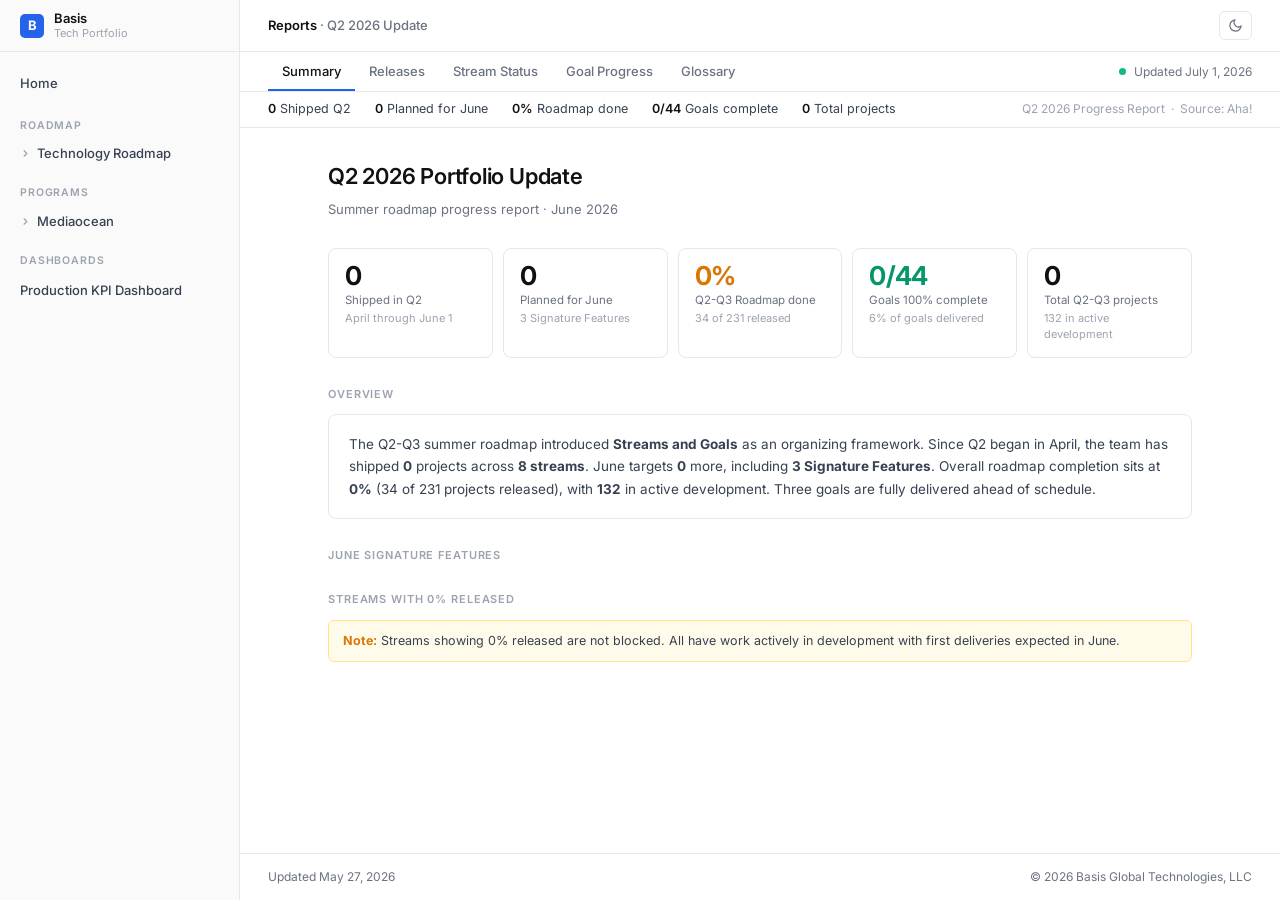
<file: q2-portfolio-update.html>
<!DOCTYPE html>
<html lang="en">
<head>
<meta charset="UTF-8">
<meta name="viewport" content="width=device-width, initial-scale=1.0">
<title>Q2 2026 Portfolio Update &middot; Basis Tech Portfolio</title>
<link href="https://fonts.googleapis.com/css2?family=Inter:wght@400;500;600&display=swap" rel="stylesheet">
<style>
:root,[data-theme="light"],[data-theme="dark"]{
  --t:var(--text);--t2:var(--text-secondary);--t3:var(--text-muted);--t4:var(--text-faint);
  --bd:var(--border);--bd-s:var(--border-faint);--bg-s:var(--bg-subtle);--bg-h:var(--bg-hover);
  --ac:var(--accent);--ac-bg:var(--accent-bg);--ac-bd:var(--accent-border);
  --g:var(--green);--g-bg:var(--green-bg);--g-bd:var(--green-border);
  --am:var(--amber);--am-bg:var(--amber-bg);--am-bd:var(--amber-border);
  --re:var(--red);--re-bg:var(--red-bg);--re-bd:var(--red-border);
}

/* ---- BADGES ---- */
.badge{display:inline-flex;align-items:center;gap:4px;font-size:11.5px;font-weight:500;padding:2px 8px;border-radius:9999px;border:1px solid transparent}
.badge::before{content:'';width:5px;height:5px;border-radius:50%;background:currentColor;flex-shrink:0}
.badge.green{background:var(--g-bg);color:var(--g);border-color:var(--g-bd)}
.badge.amber{background:var(--am-bg);color:var(--am);border-color:var(--am-bd)}
.badge.red{background:var(--re-bg);color:var(--re);border-color:var(--re-bd)}
.badge.blue{background:var(--ac-bg);color:var(--ac);border-color:var(--ac-bd)}
.badge.gray{background:var(--bg-s);color:var(--t3);border-color:var(--bd)}

/* ---- RELEASE TABLE ---- */
.rel-table{width:100%;border-collapse:collapse;font-size:12.5px;margin-bottom:4px}
.rel-table th{font-size:10.5px;font-weight:600;text-transform:uppercase;letter-spacing:.06em;color:var(--t4);padding:6px 10px;text-align:left;border-bottom:1px solid var(--bd);background:var(--bg-s)}
.rel-table td{padding:8px 10px;border-bottom:1px solid var(--bd-s);color:var(--t2);vertical-align:top}
.rel-table tr:last-child td{border-bottom:none}
.rel-table tr:hover td{background:var(--bg-h)}
.rel-table .pname{font-weight:500;color:var(--t)}
.rel-table td:nth-child(3),.rel-table th:nth-child(3){text-align:center}
.rel-table td:nth-child(4),.rel-table th:nth-child(4){text-align:right}

/* ---- STREAM TABLE ---- */
.stream-tbl{width:100%;border-collapse:collapse;font-size:12.5px;margin-bottom:4px}
.stream-tbl th{font-size:10.5px;font-weight:600;text-transform:uppercase;letter-spacing:.06em;color:var(--t4);padding:7px 10px;text-align:left;border-bottom:1px solid var(--bd);background:var(--bg-s)}
.stream-tbl td{padding:8px 10px;border-bottom:1px solid var(--bd-s);color:var(--t2);vertical-align:middle}
.stream-tbl tr:last-child td{border-bottom:none}
.stream-tbl .sname{font-weight:500;color:var(--t)}
.stream-tbl td.right{text-align:right}
.stream-tbl td.center{text-align:center}
.prog-wrap{display:flex;align-items:center;gap:8px}
.prog-bar{flex:1;height:5px;background:var(--bd);border-radius:3px;overflow:hidden;min-width:60px}
.prog-fill{height:100%;background:var(--ac);border-radius:3px}
.prog-txt{font-size:11.5px;color:var(--t4);white-space:nowrap;min-width:30px;text-align:right}

/* ---- GOAL TABLE ---- */
.goal-tbl{width:100%;border-collapse:collapse;font-size:12.5px;margin-bottom:4px}
.goal-tbl th{font-size:10.5px;font-weight:600;text-transform:uppercase;letter-spacing:.06em;color:var(--t4);padding:7px 10px;text-align:left;border-bottom:1px solid var(--bd);background:var(--bg-s)}
.goal-tbl td{padding:8px 10px;border-bottom:1px solid var(--bd-s);color:var(--t2);vertical-align:top}
.goal-tbl tr:last-child td{border-bottom:none}
.goal-tbl tr.complete td{background:var(--g-bg)}
.goal-tbl tr.watch td{background:var(--re-bg)}
.goal-tbl .gname{font-weight:500;color:var(--t)}
.goal-pct{font-size:13px;font-weight:600}
.goal-pct.complete{color:var(--g)}
.goal-pct.high{color:var(--g)}
.goal-pct.mid{color:var(--am)}
.goal-pct.low{color:var(--re)}
.goal-pct.zero{color:var(--t4)}

/* ---- TIER PILLS ---- */
.tier1{background:#7c3aed1a;color:#7c3aed;border:1px solid #7c3aed33;border-radius:9999px;font-size:11px;font-weight:500;padding:2px 8px;white-space:nowrap}
.tier2{background:var(--ac-bg);color:var(--ac);border:1px solid var(--ac-bd);border-radius:9999px;font-size:11px;font-weight:500;padding:2px 8px;white-space:nowrap}
.tier3{background:var(--bg-s);color:var(--t3);border:1px solid var(--bd);border-radius:9999px;font-size:11px;font-weight:500;padding:2px 8px;white-space:nowrap}
.tier-int{background:var(--bg-s);color:var(--t4);border:1px solid var(--bd);border-radius:9999px;font-size:11px;font-weight:500;padding:2px 8px;white-space:nowrap}
[data-theme="dark"] .tier1{background:#7c3aed33;color:#c4b5fd}

/* ---- CALLOUTS ---- */
.notice{border:1px solid var(--am-bd);background:var(--am-bg);border-radius:6px;padding:10px 14px;font-size:12.5px;color:var(--t2);line-height:1.6;margin-bottom:16px}
.notice strong{color:var(--am)}

/* ---- SECTION MONTH HEADER ---- */
.month-hd{font-size:11px;font-weight:600;text-transform:uppercase;letter-spacing:.08em;color:var(--t4);padding:10px 0 6px;border-bottom:1px solid var(--bd);margin-bottom:0}

/* ---- STAT CARDS ---- */
.stat-grid{display:grid;grid-template-columns:repeat(5,1fr);gap:10px;margin-bottom:20px}
.stat-card{border:1px solid var(--bd);border-radius:8px;padding:14px 16px;background:var(--bg)}
.stat-num{font-size:26px;font-weight:700;color:var(--t);letter-spacing:-.03em;line-height:1;margin-bottom:3px}
.stat-lbl{font-size:11.5px;color:var(--t3);line-height:1.4}
.stat-sub{font-size:11px;color:var(--t4);margin-top:2px}

/* ---- CARD ---- */
.card{border:1px solid var(--bd);border-radius:8px;padding:18px 20px;margin-bottom:12px;background:var(--bg);overflow:hidden}
.card-title{font-size:13px;font-weight:600;color:var(--t);margin-bottom:12px;display:flex;align-items:center;gap:8px}

/* ---- GLOSSARY ---- */
.glossary-tbl{width:100%;border-collapse:collapse;font-size:12.5px}
.glossary-tbl td{padding:8px 10px;border-bottom:1px solid var(--bd-s);vertical-align:top}
.glossary-tbl td:first-child{font-weight:600;color:var(--t);white-space:nowrap;width:160px}
.glossary-tbl td:last-child{color:var(--t2);line-height:1.55}
.glossary-tbl tr:last-child td{border-bottom:none}

/* ---- RESPONSIVE ---- */
@media(max-width:760px){
  .stat-grid{grid-template-columns:repeat(2,1fr)}
  .rel-table td:nth-child(2){display:none}
  .stream-tbl td:nth-child(4){display:none}
  .goal-tbl td:nth-child(2){display:none}
}
</style>
<link rel="stylesheet" href="shared.css">
<script src="menu.js"></script>
<script src="shared.js"></script>
</head>
<body>

<div class="page-tabs">
  <button class="active" data-tab="summary">Summary</button>
  <button data-tab="releases">Releases</button>
  <button data-tab="streams">Stream Status</button>
  <button data-tab="goals">Goal Progress</button>
  <button data-tab="glossary">Glossary</button>
  <div class="page-tabs-spacer"></div>
  <div class="page-tabs-meta">
    <span class="sync-dot green" id="syncDot"></span>
    <span id="lastUpdated">Q2 2026</span>
  </div>
</div>

<div class="subbar">
  <span><strong id="sbShipped">20</strong> Shipped Q2</span>
  <span><strong id="sbJune">24</strong> Planned for June</span>
  <span><strong id="sbPct">15%</strong> Roadmap done</span>
  <span><strong id="sbGoals">3/50</strong> Goals complete</span>
  <span><strong id="sbTotal">231</strong> Total projects</span>
  <div class="subbar-right">Q2 2026 Progress Report &nbsp;&middot;&nbsp; Source: Aha!</div>
</div>

<div class="page page-narrow">

  <!-- ========== SUMMARY ========== -->
  <div class="tab-panel active" id="tab-summary">
    <h1>Q2 2026 Portfolio Update</h1>
    <p class="page-sub">Summer roadmap progress report &middot; June 2026</p>

    <div class="stat-grid" id="statGrid">
      <div class="stat-card">
        <div class="stat-num" id="s-shipped">20</div>
        <div class="stat-lbl">Shipped in Q2</div>
        <div class="stat-sub">April through June 1</div>
      </div>
      <div class="stat-card">
        <div class="stat-num" id="s-june">24</div>
        <div class="stat-lbl">Planned for June</div>
        <div class="stat-sub">3 Signature Features</div>
      </div>
      <div class="stat-card">
        <div class="stat-num" id="s-pct" style="color:var(--am)">15%</div>
        <div class="stat-lbl">Q2-Q3 Roadmap done</div>
        <div class="stat-sub">34 of 231 released</div>
      </div>
      <div class="stat-card">
        <div class="stat-num" id="s-goals" style="color:var(--g)">3/50</div>
        <div class="stat-lbl">Goals 100% complete</div>
        <div class="stat-sub">6% of goals delivered</div>
      </div>
      <div class="stat-card">
        <div class="stat-num" id="s-total">231</div>
        <div class="stat-lbl">Total Q2-Q3 projects</div>
        <div class="stat-sub">132 in active development</div>
      </div>
    </div>

    <div class="section-heading">Overview</div>
    <div class="card">
      <p style="font-size:13.5px;line-height:1.65;color:var(--t2);margin:0">
        The Q2-Q3 summer roadmap introduced <strong>Streams and Goals</strong> as an organizing framework. Since Q2 began in April, the team has shipped <strong id="ov-shipped">20</strong> projects across <strong>8 streams</strong>. June targets <strong id="ov-june">24</strong> more, including <strong>3 Signature Features</strong>. Overall roadmap completion sits at <strong id="ov-pct">15%</strong> (34 of 231 projects released), with <strong>132</strong> in active development. Three goals are fully delivered ahead of schedule.
      </p>
    </div>

    <div class="section-heading">June Signature Features</div>
    <div id="signatureCards"></div>

    <div class="section-heading">Streams with 0% Released</div>
    <div class="notice">
      <strong>Note:</strong> Streams showing 0% released are not blocked. All have work actively in development with first deliveries expected in June.
    </div>
    <div id="zeroStreamCards"></div>
  </div>

  <!-- ========== RELEASES ========== -->
  <div class="tab-panel" id="tab-releases">
    <h1>Q2 Releases</h1>
    <p class="page-sub">All projects released or planned April through June 2026.</p>

    <div class="section-heading">April Releases &mdash; 13 projects</div>
    <div class="card" style="padding:0;overflow:hidden;margin-bottom:20px">
      <table class="rel-table" id="aprilTable"></table>
    </div>

    <div class="section-heading">May Releases &mdash; 6 projects</div>
    <div class="card" style="padding:0;overflow:hidden;margin-bottom:20px">
      <table class="rel-table" id="mayTable"></table>
    </div>

    <div class="section-heading">June &mdash; 1 released, 24 planned</div>
    <div class="card" style="padding:0;overflow:hidden;margin-bottom:20px">
      <table class="rel-table" id="juneTable"></table>
    </div>
  </div>

  <!-- ========== STREAMS ========== -->
  <div class="tab-panel" id="tab-streams">
    <h1>Stream Status</h1>
    <p class="page-sub">Q2-Q3 2026 roadmap progress by product stream.</p>
    <div class="card" style="padding:0;overflow:hidden">
      <table class="stream-tbl" id="streamTable"></table>
    </div>
  </div>

  <!-- ========== GOALS ========== -->
  <div class="tab-panel" id="tab-goals">
    <h1>Goal Progress</h1>
    <p class="page-sub">3 of 50 active Q2-Q3 goals are fully complete (6% of goals delivered). Several more are progressing between 11% and 75%.</p>
    <div class="card" style="padding:0;overflow:hidden">
      <table class="goal-tbl" id="goalTable"></table>
    </div>
  </div>

  <!-- ========== GLOSSARY ========== -->
  <div class="tab-panel" id="tab-glossary">
    <h1>Glossary</h1>
    <p class="page-sub">Definitions for terms used throughout the Q2 2026 Portfolio Update.</p>
    <div class="card" style="padding:0;overflow:hidden">
      <table class="glossary-tbl" id="glossaryTable"></table>
    </div>
  </div>

</div><!-- /page -->

<script>
BasisPortfolio.init('q2-update', { context: '<strong>Reports</strong> &middot; Q2 2026 Update' });
</script>

<script>
// ============================================================
//  DATA
//  To auto-update this page via the fetch-aha-q2.py script,
//  replace the Q2_DATA block between the markers below.
// ============================================================
// Q2_DATA_START
const Q2_DATA = {
  "meta": {
    "generated": "2026-07-01",
    "shipped_q2": 0,
    "planned_june": 0,
    "roadmap_pct": 0,
    "goals_complete": 0,
    "goals_total": 44,
    "total_projects": 0,
    "in_development": 0
  },
  "signature_june": [],
  "streams": [],
  "goals": [
    {
      "pct": 0,
      "name": "Close the reporting gap between what buyers can target and what they can report on by adding placement-level dimensions (instream vs outstream, skippability, roll position) and extended VAST events to video and audio reports",
      "stream": "",
      "done": 0,
      "total": 0,
      "watch": false
    },
    {
      "pct": 0,
      "name": "Eliminate video creative rejections caused by transcoding failures on static-image videos by delivering a new transcoding service",
      "stream": "",
      "done": 0,
      "total": 0,
      "watch": false
    },
    {
      "pct": 0,
      "name": "Improve media cost efficiency by routing open market buys through more efficient supply paths, so more of each dollar goes to working media",
      "stream": "",
      "done": 0,
      "total": 0,
      "watch": false
    },
    {
      "pct": 0,
      "name": "Improve platform scalability by re-architecting spend persistence to support group flighting and budget sub-allocation — the highest-priority infrastructure blocker",
      "stream": "",
      "done": 0,
      "total": 0,
      "watch": false
    },
    {
      "pct": 0,
      "name": "Improve spend accuracy and reduce PROD investigation burden by redesigning Cappy's funding protocol and spend monitoring",
      "stream": "",
      "done": 0,
      "total": 0,
      "watch": false
    },
    {
      "pct": 0,
      "name": "Make measurement features easier to find and configure by moving ARM, Cuebiq Footfall, and AdSquare out of the Group Editor and into a dedicated Measurements navigation section",
      "stream": "",
      "done": 0,
      "total": 0,
      "watch": false
    },
    {
      "pct": 0,
      "name": "PO-1 | KR1 Reduce time to create strategies by 50% for medium sized campaigns",
      "stream": "",
      "done": 0,
      "total": 0,
      "watch": false
    },
    {
      "pct": 0,
      "name": "PO-1 | KR2 Reduce time to create media plans by 20% for medium sized campaigns",
      "stream": "",
      "done": 0,
      "total": 0,
      "watch": false
    },
    {
      "pct": 0,
      "name": "PO-1 | KR3 Reduce time spent on DSP campaign management tasks by 20%",
      "stream": "",
      "done": 0,
      "total": 0,
      "watch": false
    },
    {
      "pct": 0,
      "name": "PO-1 | KR4 Reduce time to create and launch Search campaigns from approved media plans by 50%",
      "stream": "",
      "done": 0,
      "total": 0,
      "watch": false
    },
    {
      "pct": 0,
      "name": "PO-1 | KR5 Reduce time-to-insight for standard reporting workflows",
      "stream": "",
      "done": 0,
      "total": 0,
      "watch": false
    },
    {
      "pct": 0,
      "name": "PO-1 | KR6 Enable First-Party DSP audience activation automated without manual PII workflows",
      "stream": "",
      "done": 0,
      "total": 0,
      "watch": false
    },
    {
      "pct": 0,
      "name": "PO-1 | KR7 Improve reporting workflow efficiency to Improve satisfaction score from 70% to 80%",
      "stream": "",
      "done": 0,
      "total": 0,
      "watch": false
    },
    {
      "pct": 0,
      "name": "PO-1 | [Supporting Metric] Demonstrate 80% of customers rate Compass as a strong foundation for building media plans",
      "stream": "",
      "done": 0,
      "total": 0,
      "watch": false
    },
    {
      "pct": 0,
      "name": "PO-1 | [SUPPORTING METRIC] Drive 50% of Compass MAUs to generate 2 or more media plans within a month from Compass-generated strategies. ",
      "stream": "",
      "done": 0,
      "total": 0,
      "watch": false
    },
    {
      "pct": 0,
      "name": "PO-2 | KR1 Drive Performance Lift on DSP Campaigns through SmartBid and Bid Shading",
      "stream": "",
      "done": 0,
      "total": 0,
      "watch": false
    },
    {
      "pct": 0,
      "name": "PO-2 | KR2 Improve campaign under-delivery by 1.5%. Campaigns deliver closer to their intended budget.",
      "stream": "",
      "done": 0,
      "total": 0,
      "watch": false
    },
    {
      "pct": 0,
      "name": "PO-2 | KR3 Improve buyers' access to premium inventory and ability to avoid low quality inventory",
      "stream": "",
      "done": 0,
      "total": 0,
      "watch": false
    },
    {
      "pct": 0,
      "name": "PO-3 | KR1 Mediaocean Prisma integration in GA by end of Q1 2027",
      "stream": "",
      "done": 0,
      "total": 0,
      "watch": false
    },
    {
      "pct": 0,
      "name": "PO-3 | KR2 Expand advertiser spend from existing customers who adopt summer roadmap features",
      "stream": "",
      "done": 0,
      "total": 0,
      "watch": false
    },
    {
      "pct": 0,
      "name": "PO-3 | KR3 Unlock spend from sales prospects attributable to summer roadmap features",
      "stream": "",
      "done": 0,
      "total": 0,
      "watch": false
    },
    {
      "pct": 0,
      "name": "PO-3 [Supporting Metric] Reduce the functionality gap and improve aesthetic in-app experience between Basis and competitors for CTV campaign setup by beginning delivery of a purpose-built CTV inventory discovery experience. ",
      "stream": "",
      "done": 0,
      "total": 0,
      "watch": false
    },
    {
      "pct": 0,
      "name": "PO-4 | KR1 Expand the number of customers with CTV campaigns using new reporting features to 20%",
      "stream": "",
      "done": 0,
      "total": 0,
      "watch": false
    },
    {
      "pct": 0,
      "name": "PO-4 | KR2 Show full contribution of DSP in Conversion Reporting",
      "stream": "",
      "done": 0,
      "total": 0,
      "watch": false
    },
    {
      "pct": 0,
      "name": "PO-4 | KR3 Adoption of Brand Lift Studies Across 50% of Requesting Customers",
      "stream": "",
      "done": 0,
      "total": 0,
      "watch": false
    },
    {
      "pct": 0,
      "name": "PO-4 | KR4 Increase the percentage of conversions Basis can attribute by 10% when AIR is employed",
      "stream": "",
      "done": 0,
      "total": 0,
      "watch": false
    },
    {
      "pct": 0,
      "name": "PO-5 | KR1 Maintain platform performance gains and establish standards that prevent regression",
      "stream": "",
      "done": 0,
      "total": 0,
      "watch": false
    },
    {
      "pct": 0,
      "name": "PO-5 | KR2 Reduce Stream Team Integration Lead Time by 30% for integration updates",
      "stream": "",
      "done": 0,
      "total": 0,
      "watch": false
    },
    {
      "pct": 0,
      "name": "PO-5 | KR3 Data-related Feature Requested Completed by Stream Teams without direct data team involvement",
      "stream": "",
      "done": 0,
      "total": 0,
      "watch": false
    },
    {
      "pct": 0,
      "name": "PO-6 | KR1 Migrate CPR dashboards from Datorama to reduce tool cost by $167K",
      "stream": "",
      "done": 0,
      "total": 0,
      "watch": false
    },
    {
      "pct": 0,
      "name": "PO-6 | KR2 Drive increased CPM savings for DSP Bid Shading customers while proving incremental revenue by $3MM",
      "stream": "",
      "done": 0,
      "total": 0,
      "watch": false
    },
    {
      "pct": 0,
      "name": "PO-6 | KR3 Create operational redundancy for CRM Upload and Email-Based Attribution",
      "stream": "",
      "done": 0,
      "total": 0,
      "watch": false
    },
    {
      "pct": 0,
      "name": "PO-6 | KR4 Drive Increased Revenue of $1MM via Adoption of Basis-Curated Deals",
      "stream": "",
      "done": 0,
      "total": 0,
      "watch": false
    },
    {
      "pct": 0,
      "name": "PO-6 | [Supporting Metric] Launch Innovid ad server integration and offset Mediaocean spend commitment by migrating Boundless ad serving from CM360 to Innovid",
      "stream": "",
      "done": 0,
      "total": 0,
      "watch": false
    },
    {
      "pct": 0,
      "name": "Reduce infrastructure risk and technical debt by completing ZooKeeper replacement, Bid Filtration Rebuild (ML stack migration), and Kafka upgrade",
      "stream": "",
      "done": 0,
      "total": 0,
      "watch": false
    },
    {
      "pct": 0,
      "name": "Reduce manual operational overhead in RTB Ops by enabling client/brand-level fee configuration, expanding ad quality auto-approval coverage from 40% to 80%, and improving the advertiser creation process",
      "stream": "",
      "done": 0,
      "total": 0,
      "watch": false
    },
    {
      "pct": 0,
      "name": "Reduce the manual effort required to manage PMP deal portfolios so buyers can run more deals with less operational overhead",
      "stream": "",
      "done": 0,
      "total": 0,
      "watch": false
    },
    {
      "pct": 0,
      "name": "[Supporting Metric] Close the mobile app attribution gap by delivering Apple AdAttributionKit/SKAdNetwork support ",
      "stream": "",
      "done": 0,
      "total": 0,
      "watch": false
    },
    {
      "pct": 0,
      "name": "[Supporting Metric] PO-1 | Improve successful Compass agent tasks completion rate to TK%",
      "stream": "",
      "done": 0,
      "total": 0,
      "watch": false
    },
    {
      "pct": 0,
      "name": "[Supporting Metric] PO-2 | Ensure Turning on SmartBid is never a net-negative Decision for Buyers",
      "stream": "",
      "done": 0,
      "total": 0,
      "watch": false
    },
    {
      "pct": 0,
      "name": "[Supporting Metric] PO-2 | Internal Buyers have full visibility into where their ads ran, through which supply paths, and how that affected performance ",
      "stream": "",
      "done": 0,
      "total": 0,
      "watch": false
    },
    {
      "pct": 0,
      "name": "[Supporting Metric] PO-3 | Enable MCA to build audiences faster and with higher match rates",
      "stream": "",
      "done": 0,
      "total": 0,
      "watch": false
    },
    {
      "pct": 0,
      "name": "[Supporting Metric] PO-5 | AI-powered surfaces built using shared design system AI components",
      "stream": "",
      "done": 0,
      "total": 0,
      "watch": false
    },
    {
      "pct": 0,
      "name": "[Supporting Metric] PO-6 | Decouple agent infrastructure from business logic to enable platform-wide reuse",
      "stream": "",
      "done": 0,
      "total": 0,
      "watch": false
    }
  ],
  "releases": {
    "april": [],
    "may": [],
    "june": []
  },
  "glossary": [
    {
      "term": "Beta",
      "def": "Available to a limited set of customers for early access and feedback before full release."
    },
    {
      "term": "GA (Generally Available)",
      "def": "Released to all customers. Fully shipped and accessible in production."
    },
    {
      "term": "Goal",
      "def": "A specific outcome a stream is working to achieve, expressed as a measurable statement."
    },
    {
      "term": "Internal Release",
      "def": "Deployed to production but limited to internal use. Not customer-facing and will not be promoted to GA."
    },
    {
      "term": "KR (Key Result)",
      "def": "A specific, measurable outcome that defines success for a given Product Objective."
    },
    {
      "term": "PO (Product Objective)",
      "def": "A high-level strategic objective for the product organization (e.g. PO-1, PO-2)."
    },
    {
      "term": "Q2-Q3 Roadmap",
      "def": "The summer 2026 product roadmap covering Q2 (April - June) and Q3 (July - September)."
    },
    {
      "term": "Stream",
      "def": "A logical grouping of related projects aligned to a product or technology area."
    },
    {
      "term": "Supporting Metric",
      "def": "A leading indicator tracked alongside a Key Result to monitor progress."
    },
    {
      "term": "Tier 1 - Signature Feature",
      "def": "The highest-priority customer-facing releases with planned marketing and launch support."
    },
    {
      "term": "Tier 2 - Core Feature",
      "def": "Significant customer-facing releases that deliver meaningful product value."
    },
    {
      "term": "Tier 3 - Enhancement",
      "def": "Incremental improvements, fixes, and smaller additions. Released without a formal launch campaign."
    }
  ]
};
// Q2_DATA_END

// ============================================================
//  HELPERS
// ============================================================
function esc(s){ return String(s||'').replace(/&/g,'&amp;').replace(/</g,'&lt;').replace(/>/g,'&gt;').replace(/"/g,'&quot;'); }

function tierBadge(tier) {
  if (!tier) return '';
  if (tier === 'Signature Feature') return '<span class="tier1">&#9733; Signature</span>';
  if (tier === 'Core Feature')      return '<span class="tier2">Core</span>';
  if (tier === 'Enhancement')       return '<span class="tier3">Enhancement</span>';
  return '<span class="tier-int">Internal</span>';
}

function statusBadge(s) {
  if (s === 'GA')      return '<span class="badge green">GA</span>';
  if (s === 'Beta')    return '<span class="badge blue">Beta</span>';
  if (s === 'Internal')return '<span class="badge blue">Internal</span>';
  if (s === 'Planned') return '<span class="badge gray">Planned</span>';
  return '<span class="badge gray">'+esc(s)+'</span>';
}

function pctClass(pct) {
  if (pct === 100) return 'complete';
  if (pct >= 50)   return 'high';
  if (pct >= 20)   return 'mid';
  if (pct > 0)     return 'low';
  return 'zero';
}

// ============================================================
//  RENDER FUNCTIONS
// ============================================================
function renderSummary() {
  var m = Q2_DATA.meta;
  // update stat cards
  document.getElementById('s-shipped').textContent = m.shipped_q2;
  document.getElementById('s-june').textContent    = m.planned_june;
  document.getElementById('s-pct').textContent     = m.roadmap_pct + '%';
  document.getElementById('s-goals').textContent   = m.goals_complete + '/' + m.goals_total;
  document.getElementById('s-total').textContent   = m.total_projects;
  // overview text
  document.getElementById('ov-shipped').textContent = m.shipped_q2;
  document.getElementById('ov-june').textContent    = m.planned_june;
  document.getElementById('ov-pct').textContent     = m.roadmap_pct + '%';
  // subbar
  document.getElementById('sbShipped').textContent = m.shipped_q2;
  document.getElementById('sbJune').textContent    = m.planned_june;
  document.getElementById('sbPct').textContent     = m.roadmap_pct + '%';
  document.getElementById('sbGoals').textContent   = m.goals_complete + '/' + m.goals_total;
  document.getElementById('sbTotal').textContent   = m.total_projects;
  // last updated
  if (m.generated) {
    var d = new Date(m.generated);
    var fmt = d.toLocaleDateString('en-US', { month: 'long', day: 'numeric', year: 'numeric' });
    document.getElementById('lastUpdated').textContent = 'Updated ' + fmt;
  }

  // signature feature cards
  var sc = document.getElementById('signatureCards');
  sc.innerHTML = Q2_DATA.signature_june.map(function(f) {
    return '<div class="card" style="margin-bottom:10px;border-left:3px solid #7c3aed">'
      + '<div style="display:flex;align-items:flex-start;justify-content:space-between;gap:12px">'
      + '<div>'
      + '<div style="font-size:13.5px;font-weight:600;color:var(--t);margin-bottom:3px">'+esc(f.name)+'</div>'
      + '<div style="font-size:12px;color:var(--t3)">'+esc(f.stream)+'</div>'
      + '</div>'
      + '<div style="text-align:right;flex-shrink:0"><span class="tier1">&#9733; Signature</span><div style="font-size:11.5px;color:var(--t4);margin-top:4px">'+esc(f.date)+'</div></div>'
      + '</div></div>';
  }).join('');

  // zero-progress stream cards
  var zs = Q2_DATA.streams.filter(function(s){ return s.done === 0; });
  var zc = document.getElementById('zeroStreamCards');
  zc.innerHTML = zs.map(function(s) {
    return '<div class="card" style="display:flex;align-items:center;justify-content:space-between;gap:12px;margin-bottom:8px;padding:12px 16px">'
      + '<div><div style="font-size:13px;font-weight:500;color:var(--t)">'+esc(s.name)+'</div>'
      + '<div style="font-size:12px;color:var(--t3);margin-top:2px">'+s.in_dev+' projects in active development</div></div>'
      + '<span class="badge amber">In Dev</span>'
      + '</div>';
  }).join('');
}

function renderRelTable(id, rows, showDate) {
  var el = document.getElementById(id);
  if (!el) return;
  var thead = '<thead><tr>'
    + '<th>Project</th><th>Stream</th>'
    + (showDate ? '<th style="text-align:center">Target</th>' : '<th style="text-align:center">Status</th>')
    + '<th style="text-align:right">Tier</th></tr></thead>';
  var tbody = '<tbody>' + rows.map(function(r) {
    var col3 = showDate
      ? '<td style="text-align:center;white-space:nowrap;font-size:12px">' + esc(r.date || '') + '</td>'
      : '<td style="text-align:center">' + statusBadge(r.status) + '</td>';
    return '<tr><td class="pname">'+esc(r.name)+'</td>'
      + '<td style="color:var(--t3);font-size:12px;white-space:nowrap">'+esc(r.stream)+'</td>'
      + col3
      + '<td style="text-align:right">'+tierBadge(r.tier)+'</td></tr>';
  }).join('') + '</tbody>';
  el.innerHTML = thead + tbody;
}

function renderStreams() {
  var el = document.getElementById('streamTable');
  if (!el) return;
  var thead = '<thead><tr>'
    + '<th>Stream</th><th>Done</th><th>Total</th>'
    + '<th style="min-width:140px">Progress</th>'
    + '<th style="text-align:right">In Dev</th>'
    + '</tr></thead>';
  var tbody = '<tbody>' + Q2_DATA.streams.map(function(s) {
    var pct = s.total > 0 ? Math.round(s.done / s.total * 100) : 0;
    var barColor = pct > 0 ? 'background:var(--g)' : 'background:var(--ac)';
    return '<tr>'
      + '<td class="sname">'+esc(s.name)+'</td>'
      + '<td class="center" style="font-weight:600;color:'+(s.done>0?'var(--g)':'var(--t4)')+'">'+s.done+'</td>'
      + '<td class="center" style="color:var(--t3)">'+s.total+'</td>'
      + '<td><div class="prog-wrap"><div class="prog-bar"><div class="prog-fill" style="width:'+pct+'%;'+barColor+'"></div></div>'
      + '<div class="prog-txt">'+pct+'%</div></div></td>'
      + '<td class="right"><span class="badge blue">'+s.in_dev+'</span></td>'
      + '</tr>';
  }).join('') + '</tbody>';
  el.innerHTML = thead + tbody;
}

function renderGoals() {
  var el = document.getElementById('goalTable');
  if (!el) return;
  var thead = '<thead><tr>'
    + '<th style="width:52px">%</th>'
    + '<th>Goal</th>'
    + '<th>Stream / Note</th>'
    + '<th style="text-align:right">Done</th>'
    + '</tr></thead>';
  var tbody = '<tbody>' + Q2_DATA.goals.map(function(g) {
    var pc = pctClass(g.pct);
    var trCls = g.pct === 100 ? ' class="complete"' : (g.watch ? ' class="watch"' : '');
    var watchNote = g.watch ? ' <span style="font-size:11px;background:var(--re-bg);color:var(--re);border:1px solid var(--re-bd);border-radius:4px;padding:1px 6px">watch closely</span>' : '';
    return '<tr'+trCls+'>'
      + '<td><span class="goal-pct '+pc+'">'+g.pct+'%</span></td>'
      + '<td class="gname">'+esc(g.name)+watchNote+'</td>'
      + '<td style="color:var(--t3);font-size:12px">'+esc(g.stream)+'</td>'
      + '<td style="text-align:right;font-size:12.5px;color:var(--t3)">'+g.done+'/'+g.total+'</td>'
      + '</tr>';
  }).join('') + '</tbody>';
  el.innerHTML = thead + tbody;
}

function renderGlossary() {
  var el = document.getElementById('glossaryTable');
  if (!el) return;
  el.innerHTML = '<tbody>'
    + Q2_DATA.glossary.map(function(g) {
        return '<tr><td>'+esc(g.term)+'</td><td>'+esc(g.def)+'</td></tr>';
      }).join('')
    + '</tbody>';
}

// ============================================================
//  INIT
// ============================================================
renderSummary();
renderRelTable('aprilTable', Q2_DATA.releases.april, false);
renderRelTable('mayTable',   Q2_DATA.releases.may,   false);
renderRelTable('juneTable',  Q2_DATA.releases.june,  true);
renderStreams();
renderGoals();
renderGlossary();

// Tab switching
document.querySelectorAll('.page-tabs button').forEach(function(btn) {
  btn.addEventListener('click', function() {
    document.querySelectorAll('.page-tabs button').forEach(function(b){ b.classList.remove('active'); });
    document.querySelectorAll('.tab-panel').forEach(function(p){ p.classList.remove('active'); });
    btn.classList.add('active');
    var panel = document.getElementById('tab-' + btn.dataset.tab);
    if (panel) panel.classList.add('active');
    window.scrollTo({ top: 0, behavior: 'instant' });
  });
});
</script>
</body>
</html>
</file>
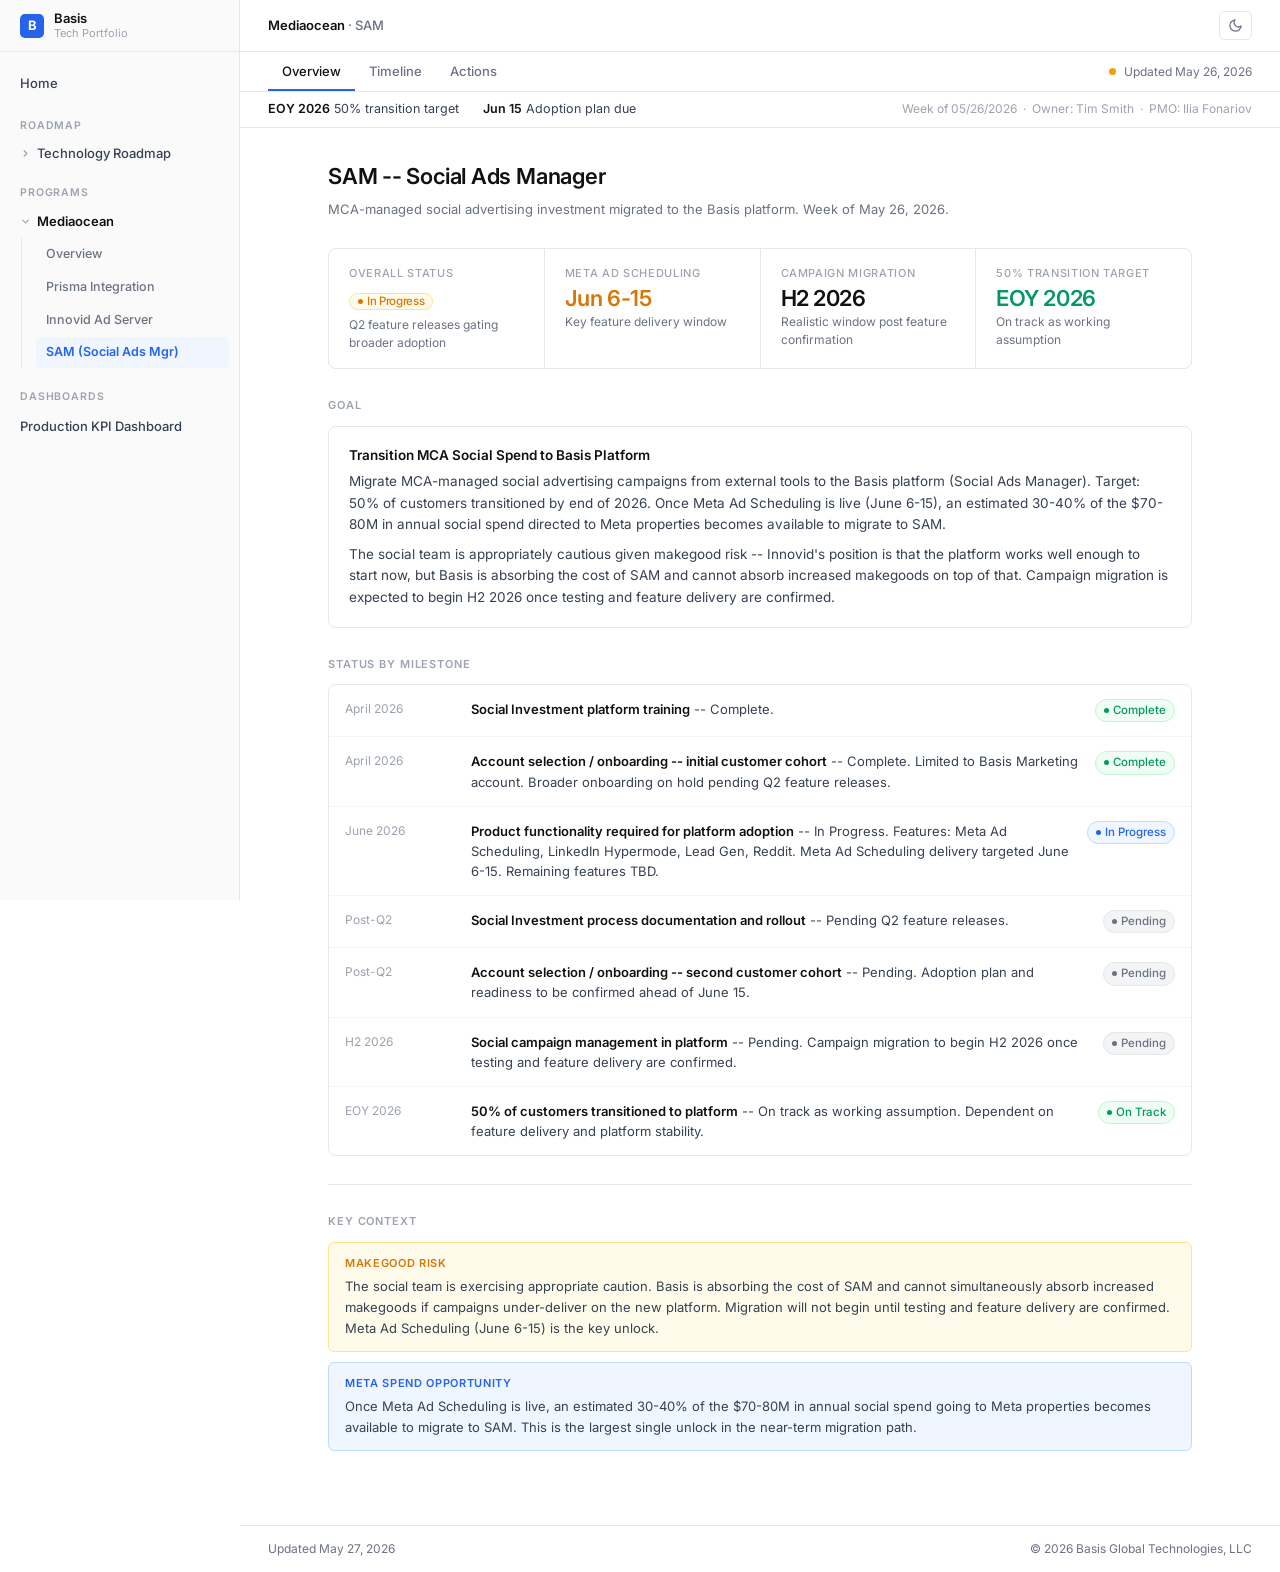
<file: sam-status.html>
<!DOCTYPE html>
<html lang="en">
<head>
<meta charset="UTF-8">
<meta name="viewport" content="width=device-width, initial-scale=1.0">
<title>SAM -- Social Ads Manager · Basis Tech Portfolio</title>
<link href="https://fonts.googleapis.com/css2?family=Inter:wght@400;500;600&display=swap" rel="stylesheet">
<link rel="stylesheet" href="shared.css">
<script src="menu.js"></script>
<script src="shared.js"></script>
</head>
<body>

<div class="page-tabs">
  <button class="active" data-tab="overview">Overview</button>
  <button data-tab="timeline">Timeline</button>
  <button data-tab="actions">Actions</button>
  <div class="page-tabs-spacer"></div>
  <div class="page-tabs-meta">
    <span class="sync-dot"></span>
    Updated May 26, 2026
  </div>
</div>

<div class="subbar">
  <span><strong>EOY 2026</strong> 50% transition target</span>
  <span><strong>Jun 15</strong> Adoption plan due</span>
  <div class="subbar-right">Week of 05/26/2026 &nbsp;·&nbsp; Owner: Tim Smith &nbsp;·&nbsp; PMO: Ilia Fonariov</div>
</div>

<div class="page page-narrow">

  <!-- ════════ OVERVIEW ════════ -->
  <div class="tab-panel active" id="tab-overview">

    <h1>SAM -- Social Ads Manager</h1>
    <p class="page-sub">MCA-managed social advertising investment migrated to the Basis platform. Week of May 26, 2026.</p>

    <div class="kpi-row">
      <div class="kpi-cell">
        <div class="kpi-label">Overall Status</div>
        <div class="kpi-value" style="font-size:16px;padding-top:3px"><span class="badge amber">In Progress</span></div>
        <div class="kpi-sub" style="margin-top:6px">Q2 feature releases gating broader adoption</div>
      </div>
      <div class="kpi-cell">
        <div class="kpi-label">Meta Ad Scheduling</div>
        <div class="kpi-value amber">Jun 6-15</div>
        <div class="kpi-sub">Key feature delivery window</div>
      </div>
      <div class="kpi-cell">
        <div class="kpi-label">Campaign Migration</div>
        <div class="kpi-value">H2 2026</div>
        <div class="kpi-sub">Realistic window post feature confirmation</div>
      </div>
      <div class="kpi-cell">
        <div class="kpi-label">50% Transition Target</div>
        <div class="kpi-value green">EOY 2026</div>
        <div class="kpi-sub">On track as working assumption</div>
      </div>
    </div>

    <div class="section-heading">Goal</div>
    <div class="card">
      <div class="card-title">Transition MCA Social Spend to Basis Platform</div>
      <p>Migrate MCA-managed social advertising campaigns from external tools to the Basis platform (Social Ads Manager). Target: 50% of customers transitioned by end of 2026. Once Meta Ad Scheduling is live (June 6-15), an estimated 30-40% of the $70-80M in annual social spend directed to Meta properties becomes available to migrate to SAM.</p>
      <p style="margin-top:8px">The social team is appropriately cautious given makegood risk -- Innovid's position is that the platform works well enough to start now, but Basis is absorbing the cost of SAM and cannot absorb increased makegoods on top of that. Campaign migration is expected to begin H2 2026 once testing and feature delivery are confirmed.</p>
    </div>

    <div class="section-heading">Status by Milestone</div>

    <div class="decision-list-wrap">
      <div class="decision-item">
        <div class="decision-date">April 2026</div>
        <div class="decision-text"><strong>Social Investment platform training</strong> -- Complete.</div>
        <span class="badge green">Complete</span>
      </div>
      <div class="decision-item">
        <div class="decision-date">April 2026</div>
        <div class="decision-text"><strong>Account selection / onboarding -- initial customer cohort</strong> -- Complete. Limited to Basis Marketing account. Broader onboarding on hold pending Q2 feature releases.</div>
        <span class="badge green">Complete</span>
      </div>
      <div class="decision-item">
        <div class="decision-date">June 2026</div>
        <div class="decision-text"><strong>Product functionality required for platform adoption</strong> -- In Progress. Features: Meta Ad Scheduling, LinkedIn Hypermode, Lead Gen, Reddit. Meta Ad Scheduling delivery targeted June 6-15. Remaining features TBD.</div>
        <span class="badge blue">In Progress</span>
      </div>
      <div class="decision-item">
        <div class="decision-date">Post-Q2</div>
        <div class="decision-text"><strong>Social Investment process documentation and rollout</strong> -- Pending Q2 feature releases.</div>
        <span class="badge gray">Pending</span>
      </div>
      <div class="decision-item">
        <div class="decision-date">Post-Q2</div>
        <div class="decision-text"><strong>Account selection / onboarding -- second customer cohort</strong> -- Pending. Adoption plan and readiness to be confirmed ahead of June 15.</div>
        <span class="badge gray">Pending</span>
      </div>
      <div class="decision-item">
        <div class="decision-date">H2 2026</div>
        <div class="decision-text"><strong>Social campaign management in platform</strong> -- Pending. Campaign migration to begin H2 2026 once testing and feature delivery are confirmed.</div>
        <span class="badge gray">Pending</span>
      </div>
      <div class="decision-item">
        <div class="decision-date">EOY 2026</div>
        <div class="decision-text"><strong>50% of customers transitioned to platform</strong> -- On track as working assumption. Dependent on feature delivery and platform stability.</div>
        <span class="badge green">On Track</span>
      </div>
    </div>

    <hr>

    <div class="section-heading">Key Context</div>
    <div class="callout amber">
      <div class="callout-label">Makegood Risk</div>
      The social team is exercising appropriate caution. Basis is absorbing the cost of SAM and cannot simultaneously absorb increased makegoods if campaigns under-deliver on the new platform. Migration will not begin until testing and feature delivery are confirmed. Meta Ad Scheduling (June 6-15) is the key unlock.
    </div>
    <div class="callout blue">
      <div class="callout-label">Meta Spend Opportunity</div>
      Once Meta Ad Scheduling is live, an estimated 30-40% of the $70-80M in annual social spend going to Meta properties becomes available to migrate to SAM. This is the largest single unlock in the near-term migration path.
    </div>

  </div>

  <!-- ════════ TIMELINE ════════ -->
  <div class="tab-panel" id="tab-timeline">

    <h1>Timeline</h1>
    <p class="page-sub">Feature-gated migration path. EOY 2026 target: 50% of customers transitioned.</p>

    <div class="timeline">
      <div class="tl-item upcoming">
        <div class="tl-date">EOY 2026</div>
        <div class="tl-title">50% of customers transitioned -- target</div>
        <div class="tl-desc">Working assumption; on track. Dependent on feature delivery and platform stability.</div>
      </div>
      <div class="tl-item upcoming">
        <div class="tl-date">H2 2026</div>
        <div class="tl-title">Campaign migration begins</div>
        <div class="tl-desc">Realistic window after testing and feature delivery confirmed. Social team appropriately cautious given makegood risk.</div>
      </div>
      <div class="tl-item upcoming">
        <div class="tl-date">Post-Q2 2026</div>
        <div class="tl-title">Second customer cohort onboarding begins</div>
        <div class="tl-desc">Remaining features (LinkedIn Hypermode, Lead Gen, Reddit) timing TBD.</div>
      </div>
      <div class="tl-item upcoming">
        <div class="tl-date">Post-Q2 2026</div>
        <div class="tl-title">Process documentation and rollout</div>
        <div class="tl-desc">Social Investment process documentation published; rollout to relevant teams.</div>
      </div>
      <div class="tl-item active">
        <div class="tl-date">June 15, 2026</div>
        <div class="tl-title">Adoption plan and readiness confirmed</div>
        <div class="tl-desc">Second customer cohort onboarding plan to be confirmed ahead of this date.</div>
      </div>
      <div class="tl-item active">
        <div class="tl-date">June 6-15, 2026</div>
        <div class="tl-title">Meta Ad Scheduling delivery target</div>
        <div class="tl-desc">Key feature unlock. Enables 30-40% of annual Meta-directed social spend (~$70-80M total) to be eligible for migration to SAM.</div>
      </div>
      <div class="tl-item done">
        <div class="tl-date">April 2026</div>
        <div class="tl-title">Initial customer cohort onboarded -- limited to Basis Marketing account</div>
        <div class="tl-desc">Broader onboarding on hold pending Q2 feature releases.</div>
      </div>
      <div class="tl-item done">
        <div class="tl-date">April 2026</div>
        <div class="tl-title">Social Investment platform training -- Complete</div>
        <div class="tl-desc">Internal team trained on the platform ahead of customer onboarding.</div>
      </div>
    </div>

  </div>

  <!-- ════════ ACTIONS ════════ -->
  <div class="tab-panel" id="tab-actions">

    <h1>Open Actions</h1>
    <p class="page-sub">Current open items as of May 26, 2026.</p>

    <table class="data-table">
      <thead>
        <tr>
          <th style="width:160px">Owner</th>
          <th>Action</th>
          <th style="width:80px">Priority</th>
          <th style="width:110px">Due</th>
        </tr>
      </thead>
      <tbody>
        <tr>
          <td class="owner-cell">Product (TBD)</td>
          <td>Deliver Meta Ad Scheduling feature. This is the key unlock for campaign migration eligibility.</td>
          <td><span class="badge red">High</span></td>
          <td class="date-cell">Jun 6-15, 2026</td>
        </tr>
        <tr>
          <td class="owner-cell">Tim Smith</td>
          <td>Confirm adoption plan and readiness for second customer cohort onboarding ahead of June 15.</td>
          <td><span class="badge red">High</span></td>
          <td class="date-cell">June 15, 2026</td>
        </tr>
        <tr>
          <td class="owner-cell">Tim Smith</td>
          <td>Confirm timeline for LinkedIn Hypermode, Lead Gen, and Reddit feature delivery (currently TBD).</td>
          <td><span class="badge amber">Med</span></td>
          <td class="date-cell">TBD</td>
        </tr>
        <tr>
          <td class="owner-cell">Tim Smith</td>
          <td>Check in on managed service adoption progress at end of month. Monthly target: $417K in spend required to hit $5M annual number.</td>
          <td><span class="badge amber">Med</span></td>
          <td class="date-cell">May 31, 2026</td>
        </tr>
      </tbody>
    </table>

    <hr>

    <div class="section-heading">Key Contacts</div>
    <div class="card">
      <div class="card-title">Basis</div>
      <p>Tim Smith (Owner / Executive Sponsor)<br>
      Ilia Fonariov (Program Manager)<br>
      Social Investment team (platform leads)</p>
    </div>

  </div>

</div>

<script>
  BasisPortfolio.init('sam', { context: '<strong>Mediaocean</strong> · SAM' });

  document.querySelectorAll('.page-tabs button').forEach(btn => {
    btn.addEventListener('click', () => {
      document.querySelectorAll('.page-tabs button').forEach(b => b.classList.remove('active'));
      document.querySelectorAll('.tab-panel').forEach(p => p.classList.remove('active'));
      btn.classList.add('active');
      const panel = document.getElementById('tab-' + btn.dataset.tab);
      if (panel) panel.classList.add('active');
      window.scrollTo({ top: 0, behavior: 'instant' });
    });
  });
</script>

</body>
</html>
</file>
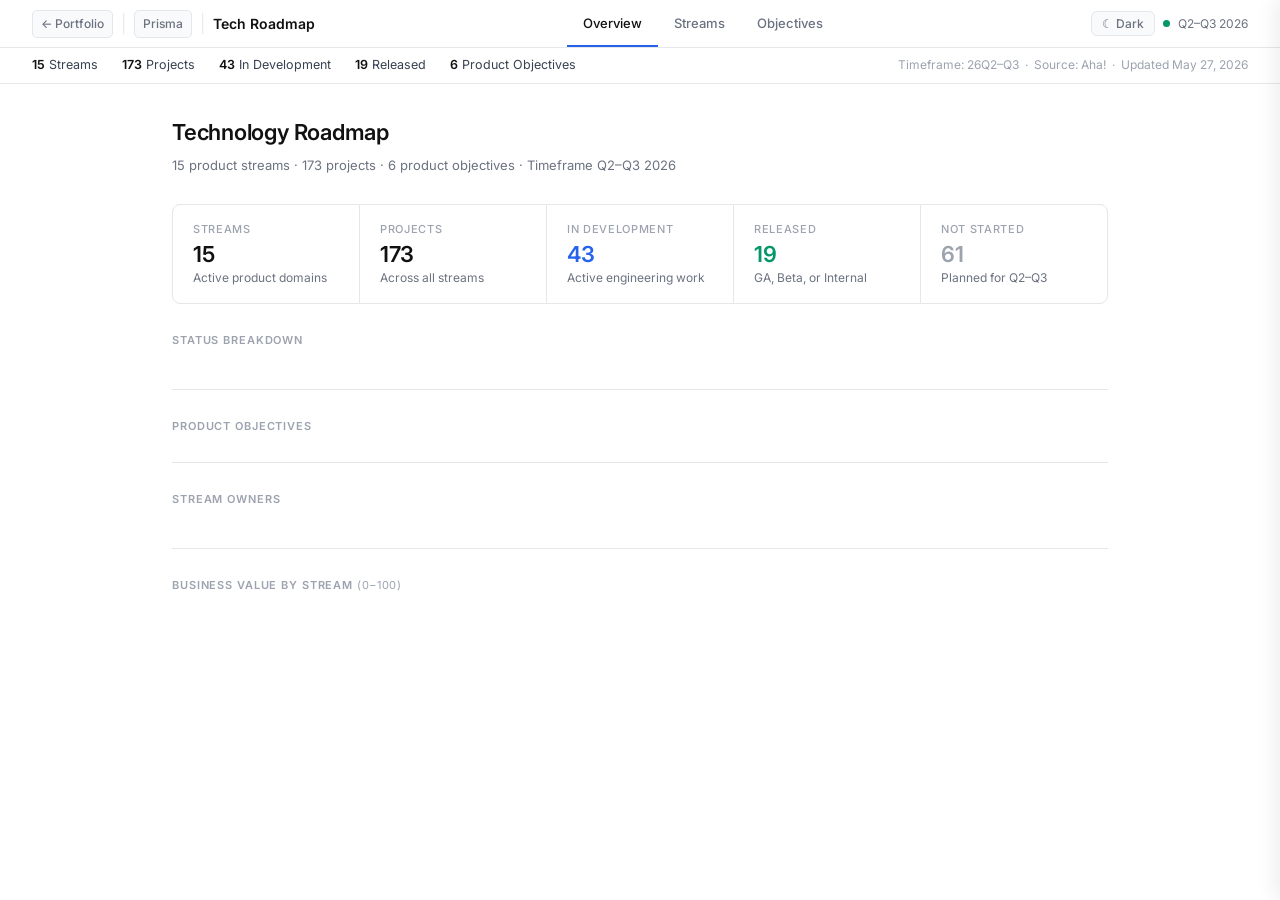
<file: tech_roadmap.html>
<!DOCTYPE html>
<html lang="en">
<head>
<meta charset="UTF-8">
<meta name="viewport" content="width=device-width, initial-scale=1.0">
<title>Technology Roadmap &mdash; Basis Tech Portfolio</title>
<link href="https://fonts.googleapis.com/css2?family=Inter:wght@400;500;600&display=swap" rel="stylesheet">
<style>
:root{--bg:#fff;--bg-s:#f9fafb;--bg-h:#f3f4f6;--bd:#e5e7eb;--bd-s:#f3f4f6;--t:#111;--t2:#374151;--t3:#6b7280;--t4:#9ca3af;--ac:#2563eb;--ac-bg:#eff6ff;--ac-bd:#bfdbfe;--g:#059669;--g-bg:#f0fdf4;--g-bd:#bbf7d0;--am:#d97706;--am-bg:#fffbeb;--am-bd:#fde68a;--re:#dc2626;--re-bg:#fef2f2;--re-bd:#fecaca;--sh:0 1px 3px rgba(0,0,0,.07)}
[data-theme="dark"]{--bg:#0f1117;--bg-s:#161b27;--bg-h:#1e2535;--bd:#2a3244;--bd-s:#1e2535;--t:#f0f2f8;--t2:#c8cde0;--t3:#8892ab;--t4:#5a6480;--ac:#4f8ef7;--ac-bg:#0f1e3a;--ac-bd:#1d3a6e;--g:#34d399;--g-bg:#052e1a;--g-bd:#064e2c;--am:#fbbf24;--am-bg:#2a1d00;--am-bd:#4a3200;--re:#f87171;--re-bg:#2a0a0a;--re-bd:#5a1515;--sh:0 1px 4px rgba(0,0,0,.4)}
*,*::before,*::after{box-sizing:border-box;margin:0;padding:0}
body{font-family:'Inter',-apple-system,sans-serif;background:var(--bg);color:var(--t);font-size:14px;line-height:1.5;transition:background .2s,color .2s}
.topnav{display:flex;align-items:center;justify-content:space-between;padding:0 32px;border-bottom:1px solid var(--bd);height:48px;background:var(--bg);position:sticky;top:0;z-index:100;gap:16px}
.topnav-left{display:flex;align-items:center;gap:8px;flex-shrink:0}
.site-back{font-size:12px;font-weight:500;color:var(--t3);text-decoration:none;padding:4px 8px;border-radius:5px;border:1px solid var(--bd);background:var(--bg-s);white-space:nowrap;transition:color .1s,background .1s}
.site-back:hover{color:var(--t);background:var(--bg-h)}
.nav-sep{color:var(--bd);font-size:18px;font-weight:300;flex-shrink:0}
.topnav-title{font-size:14px;font-weight:600;color:var(--t);white-space:nowrap}
.topnav-tabs{display:flex;height:100%;flex:1;justify-content:center;overflow-x:auto;scrollbar-width:none}
.topnav-tabs::-webkit-scrollbar{display:none}
.topnav-tabs button{font-family:inherit;font-size:13px;font-weight:500;background:none;border:none;border-bottom:2px solid transparent;cursor:pointer;padding:0 16px;color:var(--t3);height:100%;white-space:nowrap;transition:color .12s}
.topnav-tabs button:hover{color:var(--t)}
.topnav-tabs button.active{color:var(--t);border-bottom-color:var(--ac)}
.topnav-right{display:flex;align-items:center;gap:8px;font-size:12px;color:var(--t3);white-space:nowrap;flex-shrink:0}
.sync-dot{width:7px;height:7px;border-radius:50%;background:var(--am);display:inline-block}
.sync-dot.green{background:var(--g)}
.theme-btn{background:var(--bg-s);border:1px solid var(--bd);border-radius:6px;padding:4px 10px;cursor:pointer;font-family:inherit;font-size:12px;font-weight:500;color:var(--t3);transition:all .15s}
.theme-btn:hover{color:var(--t);background:var(--bg-h)}
.subbar{padding:8px 32px;border-bottom:1px solid var(--bd);display:flex;align-items:center;gap:24px;font-size:12.5px;color:var(--t2);background:var(--bg);flex-wrap:wrap}
.subbar span strong{font-weight:600;color:var(--t)}
.subbar-right{margin-left:auto;color:var(--t4);font-size:12px}
.page{max-width:1000px;margin:0 auto;padding:32px 32px 80px}
.tab-panel{display:none}.tab-panel.active{display:block}
h1{font-size:22px;font-weight:600;color:var(--t);margin-bottom:6px;letter-spacing:-.01em}
.page-sub{font-size:13px;color:var(--t3);margin-bottom:28px}
p{font-size:13.5px;color:var(--t2);line-height:1.6;margin-bottom:12px}
p:last-child{margin-bottom:0}
.sh{font-size:11px;font-weight:600;text-transform:uppercase;letter-spacing:.08em;color:var(--t4);margin-bottom:12px;margin-top:28px}
.sh:first-child{margin-top:0}
hr{border:none;border-top:1px solid var(--bd);margin:28px 0}
.kpi-row{display:flex;gap:1px;background:var(--bd);border:1px solid var(--bd);border-radius:8px;overflow:hidden;margin-bottom:28px}
.kpi-cell{flex:1;background:var(--bg);padding:16px 20px}
.kpi-label{font-size:11px;font-weight:500;text-transform:uppercase;letter-spacing:.06em;color:var(--t4);margin-bottom:6px}
.kpi-value{font-size:22px;font-weight:600;color:var(--t);line-height:1;margin-bottom:4px;letter-spacing:-.02em}
.kpi-sub{font-size:12px;color:var(--t3)}
.badge{display:inline-flex;align-items:center;gap:4px;font-size:11.5px;font-weight:500;padding:2px 8px;border-radius:9999px;border:1px solid transparent}
.badge::before{content:'';width:5px;height:5px;border-radius:50%;background:currentColor;flex-shrink:0}
.badge.green{background:var(--g-bg);color:var(--g);border-color:var(--g-bd)}
.badge.amber{background:var(--am-bg);color:var(--am);border-color:var(--am-bd)}
.badge.red{background:var(--re-bg);color:var(--re);border-color:var(--re-bd)}
.badge.blue{background:var(--ac-bg);color:var(--ac);border-color:var(--ac-bd)}
.badge.gray{background:var(--bg-s);color:var(--t3);border-color:var(--bd)}
.card{border:1px solid var(--bd);border-radius:8px;padding:18px 20px;margin-bottom:12px;background:var(--bg)}
.card-title{font-size:13.5px;font-weight:600;color:var(--t);margin-bottom:6px}
.card p{margin-bottom:0}
.filters-bar{display:flex;gap:8px;flex-wrap:wrap;margin-bottom:20px;align-items:center}
.filter-group{display:flex;gap:4px;flex-wrap:wrap}
.fgl{font-size:11px;font-weight:600;text-transform:uppercase;letter-spacing:.06em;color:var(--t4);padding-top:4px;margin-right:2px}
.fp{font-family:inherit;font-size:12px;font-weight:500;padding:3px 10px;border-radius:9999px;cursor:pointer;border:1px solid var(--bd);background:var(--bg-s);color:var(--t3);transition:all .12s}
.fp:hover{background:var(--bg-h);color:var(--t)}
.fp.active{background:var(--t);color:var(--bg);border-color:var(--t)}
.fsep{width:1px;height:20px;background:var(--bd);margin:0 4px;align-self:center;flex-shrink:0}
.fcnt{font-size:11.5px;color:var(--t4);padding-top:4px}
.stream-list{display:flex;flex-direction:column;gap:8px}
.sc{border:1px solid var(--bd);border-radius:8px;background:var(--bg);overflow:hidden;transition:box-shadow .12s}
.sc:hover{box-shadow:var(--sh)}
.sc-hd{display:grid;grid-template-columns:1fr auto;gap:12px;padding:14px 18px;cursor:pointer;align-items:start;user-select:none}
.sc-hd:hover{background:var(--bg-s)}
.sc-name{font-size:14px;font-weight:600;color:var(--t);margin-bottom:3px}
.sc-meta{font-size:12px;color:var(--t3)}
.sc-meta span{margin-right:14px}
.sc-right{display:flex;flex-direction:column;align-items:flex-end;gap:6px}
.sc-stats{display:flex;gap:4px;flex-wrap:wrap;justify-content:flex-end}
.chev{font-size:11px;color:var(--t4);transition:transform .2s;display:inline-block;margin-left:4px}
.sc.open .chev{transform:rotate(180deg)}
.sc-body{display:none;border-top:1px solid var(--bd-s)}
.sc.open .sc-body{display:block}
.sc-sum{padding:10px 18px;font-size:12.5px;color:var(--t3);line-height:1.6;background:var(--bg-s);border-bottom:1px solid var(--bd-s)}
.gsc{padding:0 18px 8px}
.col-hds{display:grid;grid-template-columns:1fr 86px 120px 110px;gap:12px;padding:8px 0 4px;border-bottom:1px solid var(--bd)}
.col-hd{font-size:10.5px;font-weight:600;text-transform:uppercase;letter-spacing:.06em;color:var(--t4)}
.pr{display:grid;grid-template-columns:1fr 86px 120px 110px;gap:12px;padding:9px 4px;border-bottom:1px solid var(--bd-s);align-items:center;cursor:pointer;transition:background .08s;border-radius:4px}
.pr:last-child{border-bottom:none}
.pr:hover{background:var(--bg-h)}
.pn{font-size:13px;font-weight:500;color:var(--t);margin-bottom:2px}
.pref{font-size:11px;color:var(--t4)}
.psc{text-align:right}
.prc,.ppc{font-size:12px;color:var(--t3);text-align:right;white-space:nowrap;overflow:hidden;text-overflow:ellipsis}
.obg{position:fixed;inset:0;z-index:199;background:rgba(0,0,0,0);pointer-events:none;transition:background .22s}
.obg.open{background:rgba(0,0,0,.18);pointer-events:all}
[data-theme="dark"] .obg.open{background:rgba(0,0,0,.45)}
.dp{position:fixed;top:0;right:0;bottom:0;width:440px;background:var(--bg);border-left:1px solid var(--bd);z-index:200;overflow-y:auto;box-shadow:-4px 0 20px rgba(0,0,0,.08);transform:translateX(100%);transition:transform .22s ease}
.dp.open{transform:translateX(0)}
[data-theme="dark"] .dp{box-shadow:-4px 0 20px rgba(0,0,0,.4)}
.dp-hd{padding:16px 20px;border-bottom:1px solid var(--bd);display:flex;align-items:flex-start;gap:12px;position:sticky;top:0;background:var(--bg);z-index:1}
.dp-ht{flex:1}
.dp-ref{font-size:11px;color:var(--t4);margin-bottom:3px}
.dp-nm{font-size:14px;font-weight:600;color:var(--t);line-height:1.35}
.dp-x{background:none;border:none;cursor:pointer;font-size:18px;color:var(--t4);padding:2px 6px;border-radius:4px;line-height:1}
.dp-x:hover{background:var(--bg-h);color:var(--t)}
.dp-bd{padding:16px 20px}
.dp-row{margin-bottom:16px}
.dp-lbl{font-size:11px;font-weight:600;text-transform:uppercase;letter-spacing:.06em;color:var(--t4);margin-bottom:4px}
.dp-v{font-size:13px;color:var(--t2);line-height:1.55}
.dp-a{color:var(--ac);text-decoration:none;font-size:12px}
.dp-a:hover{text-decoration:underline}
.dp-tags{display:flex;gap:4px;flex-wrap:wrap}
.dp-tag{font-size:11.5px;background:var(--bg-s);border:1px solid var(--bd);border-radius:4px;padding:2px 8px;color:var(--t3)}
.dp-note{background:var(--bg-s);border:1px solid var(--bd);border-radius:6px;padding:10px 12px;font-size:12.5px;color:var(--t2);line-height:1.55}
.stat-grid{display:grid;grid-template-columns:repeat(3,1fr);gap:10px;margin-bottom:20px}
.stat-card{border:1px solid var(--bd);border-radius:8px;padding:14px 16px;background:var(--bg)}
.stat-num{font-size:24px;font-weight:700;color:var(--t);letter-spacing:-.03em;line-height:1;margin-bottom:4px}
.stat-lbl{font-size:12px;color:var(--t3)}
.og{display:grid;grid-template-columns:repeat(3,1fr);gap:8px;margin-bottom:8px}
.oc{border:1px solid var(--bd);border-radius:8px;padding:12px 14px;background:var(--bg)}
.on{font-size:13px;font-weight:600;color:var(--t);margin-bottom:3px}
.os{font-size:11.5px;color:var(--t3);line-height:1.5}
.obj-card{border:1px solid var(--bd);border-radius:8px;margin-bottom:14px;background:var(--bg);overflow:hidden}
.obj-hd{padding:14px 18px;background:var(--bg-s);border-bottom:1px solid var(--bd)}
.obj-num{font-size:11px;font-weight:600;text-transform:uppercase;letter-spacing:.07em;color:var(--ac);margin-bottom:3px}
.obj-nm{font-size:14px;font-weight:600;color:var(--t);line-height:1.35}
.obj-desc{font-size:12.5px;color:var(--t3);line-height:1.55;padding:12px 18px}
.br{display:grid;grid-template-columns:190px 1fr 36px;gap:10px;align-items:center;margin-bottom:8px}
.bl{font-size:12.5px;color:var(--t3);white-space:nowrap;overflow:hidden;text-overflow:ellipsis}
.bt{height:6px;background:var(--bd);border-radius:3px;overflow:hidden}
.bf{height:100%;background:var(--ac);border-radius:3px;transition:width .3s}
.bn{font-size:12px;color:var(--t4);text-align:right}
@media(max-width:760px){
  .page{padding:20px 16px 60px}.topnav{padding:0 16px}.subbar{padding:8px 16px}
  .kpi-row{flex-direction:column;gap:0}.stat-grid,.og{grid-template-columns:1fr 1fr}
  .col-hds,.pr{grid-template-columns:1fr 86px}.prc,.ppc{display:none}
  .dp{width:100%}.topnav-tabs button{padding:0 10px;font-size:12px}
}
</style>
</head>
<body>
<nav class="topnav">
  <div class="topnav-left">
    <a href="index.html" class="site-back">&larr; Portfolio</a>
    <span class="nav-sep">|</span>
    <a href="prisma_integration_status.html" class="site-back">Prisma</a>
    <span class="nav-sep">|</span>
    <span class="topnav-title">Tech Roadmap</span>
  </div>
  <div class="topnav-tabs">
    <button class="active" data-tab="overview">Overview</button>
    <button data-tab="streams">Streams</button>
    <button data-tab="objectives">Objectives</button>
  </div>
  <div class="topnav-right">
    <button class="theme-btn" id="themeBtn">&#9790; Dark</button>
    <span class="sync-dot green"></span>
    Q2&ndash;Q3 2026
  </div>
</nav>

<div class="subbar">
  <span><strong>15</strong> Streams</span>
  <span><strong>173</strong> Projects</span>
  <span><strong>43</strong> In Development</span>
  <span><strong>19</strong> Released</span>
  <span><strong>6</strong> Product Objectives</span>
  <div class="subbar-right">Timeframe: 26Q2&ndash;Q3 &nbsp;&middot;&nbsp; Source: Aha! &nbsp;&middot;&nbsp; Updated May 27, 2026</div>
</div>

<div class="obg" id="obg"></div>
<div class="dp" id="dp">
  <div class="dp-hd">
    <div class="dp-ht"><div class="dp-ref" id="dpRef"></div><div class="dp-nm" id="dpNm"></div></div>
    <button class="dp-x" id="dpX">&#10005;</button>
  </div>
  <div class="dp-bd" id="dpBd"></div>
</div>

<div class="page">
<div class="tab-panel active" id="tab-overview">
  <h1>Technology Roadmap</h1>
  <p class="page-sub">15 product streams &middot; 173 projects &middot; 6 product objectives &middot; Timeframe Q2&ndash;Q3 2026</p>
  <div class="kpi-row">
    <div class="kpi-cell"><div class="kpi-label">Streams</div><div class="kpi-value">15</div><div class="kpi-sub">Active product domains</div></div>
    <div class="kpi-cell"><div class="kpi-label">Projects</div><div class="kpi-value">173</div><div class="kpi-sub">Across all streams</div></div>
    <div class="kpi-cell"><div class="kpi-label">In Development</div><div class="kpi-value" style="color:var(--ac)">43</div><div class="kpi-sub">Active engineering work</div></div>
    <div class="kpi-cell"><div class="kpi-label">Released</div><div class="kpi-value" style="color:var(--g)">19</div><div class="kpi-sub">GA, Beta, or Internal</div></div>
    <div class="kpi-cell"><div class="kpi-label">Not Started</div><div class="kpi-value" style="color:var(--t4)">61</div><div class="kpi-sub">Planned for Q2&ndash;Q3</div></div>
  </div>
  <div class="sh">Status Breakdown</div><div class="stat-grid" id="statGrid"></div>
  <hr>
  <div class="sh">Product Objectives</div><div id="objSum"></div>
  <hr>
  <div class="sh">Stream Owners</div><div class="og" id="ownerGrid"></div>
  <hr>
  <div class="sh">Business Value by Stream <span style="font-size:11px;font-weight:400;color:var(--t4)">(0&ndash;100)</span></div>
  <div id="valChart"></div>
</div>
<div class="tab-panel" id="tab-streams">
  <h1>Product Streams</h1>
  <p class="page-sub">Expand any stream to browse its projects. Click a project row for full details.</p>
  <div class="filters-bar">
    <span class="fgl">Status</span><div class="filter-group" id="sfg"></div>
    <div class="fsep"></div>
    <span class="fgl">Release</span><div class="filter-group" id="rfg"></div>
    <div class="fsep"></div>
    <span class="fcnt" id="fcnt"></span>
  </div>
  <div class="stream-list" id="sl"></div>
</div>
<div class="tab-panel" id="tab-objectives">
  <h1>Product Objectives</h1>
  <p class="page-sub">Six product objectives driving the Q2&ndash;Q3 2026 roadmap.</p>
  <div id="objCards"></div>
</div>
</div>

<script>
const RD = JSON.parse('{"config":{"product_id":"BTPDW","okr_product_id":"BTPD","filters":{"initiatives":{"Timeframe":"26Q2-26Q3"},"release":null,"project_timeframe":"26Q2-26Q3"}},"metadata":{"stream_count":15,"project_count":173,"goal_count":48,"objective_count":6,"key_result_count":24,"projects_in_jira":0},"objectives":[{"ref":"BTPD-G-22","name":"PO-1 | EFFICIENCY | Deliver step-change efficiency gains across core Basis workflows through AI, automation, and performance improvements.","description":"Description: core workflows include campaign setup, reporting, planning, financial operations, deal management. Applies to both human and AI-assisted workflows."},{"ref":"BTPD-G-23","name":"PO-2 | PERFORMANCE | Drive DSP campaign outcomes that position Basis as a performance leader","description":"includes better KPIs, lower costs, reliable pacing. This is what determines whether customers consolidate spend on Basis or move it elsewhere. Campaign Performance feels like one that may be better set as an OKR, where example KRs could be reduction in under-pacing campaigns, reduction in CPMs, impr"},{"ref":"BTPD-G-24","name":"PO-3 | COVERAGE | Expand the share of advertiser spend Basis is built to serve","description":"Description: defined as the customer\'s media business that is plannable, executable, or reportable within Basis. Every channel, data source, or operational workflow that moves onto the platform compounds stickiness and builds the data foundation."},{"ref":"BTPD-G-25","name":"PO-4 | MEASUREMENT DEPTH | Expand the share of impressions Basis can credibly connect to business outcomes","description":"Buyers move budget to platforms where they can prove advertising worked. Every attribution gap \u2014 cookieless, mobile, offline, cross-channel \u2014 is a reason to spend elsewhere."},{"ref":"BTPD-G-27","name":"PO-5 | INTERNAL EXECUTION CAPACITY | Ensure engineering capacity goes toward shipping, not firefighting, rework, or waiting on other teams.","description":"Shared infrastructure should be reliable, reusable, and well-documented. Production issues should not consume the time that delivers the other five goals."},{"ref":"BTPD-G-28","name":"PO-6 | PLATFORM ECONOMICS | Grow Basis\u2019 product-generated ex-TAC revenue or cost reduction","description":"Description: the revenue Basis generates directly from its product capabilities and reduce operational costs through platform consolidation.Not just cost savings, but also increased revenue from bid shading. This covers both the revenue Basis earns directly from optimization capabilities (Bid Shadin"}],"streams":[{"ref":"BTPDW-S-78","name":"Agent Core","owner":"Juan Fortunato","effort":95,"value":16,"progress":0,"summary":"Owns the infrastructure that all Basis AI agents are built on top of, and the connectivity layer that allows external agents \u2014 including agency-owned and operated systems \u2014 to interact with Basis through a standardized, secure, and scalable interface","groups":["Agent Architecture & Service Decoupling","Agent Reliability & Production Readiness"],"projects":[{"ref":"BTPDW-1648","name":"Agentic Infra - Extract core agent to service","description":"This project decouples Strategy Generation deployments from the core agent to improve speed, reliability, and flexibility as agent capabilities expand. First, it establishes an MCP-centric, agent-agno","status":"Development","release":"Automation Q2-Q3 Candidates","release_date":"","start_date":"2026-04-13","due_date":"2026-06-01","progress":0,"latest_status":"","latest_status_date":"2026-03-16T22:31:09.341Z","pm":["Danny Zheng"],"product_owner":["Dalyn Ward"],"domain_owner":["Juan Fortunato"],"corp_goal":"Strategic","tech_goal":"","domain":"AI","url":"https://sitescout.aha.io/features/BTPDW-1648","in_jira":false,"total_jira":0,"open_jira":0,"goal_refs":["BTPDW-G-57"],"inferred_values":["Engineering Velocity","External Agent Connectivity"]},{"ref":"BTPDW-1649","name":"Agentic Infra - Evaluate and Upgrade Agent Toolset","description":"This project ensures stability and reliability for our first agent launch in March. In prioritizing speed to deliver our first AI agent, we have made quick design decisions to optimize towards basic a","status":"Not started","release":"Automation Q2-Q3 Candidates","release_date":"","start_date":"2026-06-08","due_date":"2026-07-06","progress":0,"latest_status":"","latest_status_date":"2026-03-16T22:27:40.177Z","pm":["Danny Zheng"],"product_owner":["Dalyn Ward"],"domain_owner":["Juan Fortunato"],"corp_goal":"Strategic","tech_goal":"","domain":"AI","url":"https://sitescout.aha.io/features/BTPDW-1649","in_jira":false,"total_jira":0,"open_jira":0,"goal_refs":["BTPDW-G-58"],"inferred_values":["Agent Reliability and Scalability"]},{"ref":"BTPDW-1653","name":"Agentic Infra - Scalability of MCP Framework","description":"This project ensures the agent produces reliable and consistent responses once we have scaled to a larger MCP catalogue (10-30 endpoints). As we expose a growing catalogue of MCP endpoints, it is poss","status":"Not started","release":"Automation Q2-Q3 Candidates","release_date":"","start_date":"2026-05-18","due_date":"2026-06-15","progress":0,"latest_status":"","latest_status_date":"","pm":["Danny Zheng"],"product_owner":["Dalyn Ward"],"domain_owner":["Juan Fortunato"],"corp_goal":"Strategic","tech_goal":"","domain":"AI","url":"https://sitescout.aha.io/features/BTPDW-1653","in_jira":false,"total_jira":0,"open_jira":0,"goal_refs":[],"inferred_values":["Agent Reliability and Scalability","Engineering Velocity"]}]},{"ref":"BTPDW-S-77","name":"Application Core","owner":"Juan Fortunato","effort":95,"value":72,"progress":0,"summary":"Owns the shared platform foundation \u2014 UI standards, API and integration architecture, access control, and backend services \u2014 through which every Basis capability is delivered. Evolves continuously as the platform scales, AI becomes a first-class inte","groups":["Enterprise Access Control & Authorization","AI Experience Foundation","Design System & UI Modernization","Platform Performance & Reliability"],"projects":[{"ref":"BTPDW-958","name":"Storybook Replacement Docs Site","description":"Creating a new documentation site to replace Storybook","status":"Released - Internal","release":"2026 Q2","release_date":"2026-06-30","start_date":"2026-01-07","due_date":"2026-04-17","progress":0,"latest_status":"Project is complete, released to stakeholders.","latest_status_date":"2026-05-19T13:33:07.302Z","pm":["Wilson Lam"],"product_owner":["David Eddison"],"domain_owner":["Juan Fortunato"],"corp_goal":"Operational","tech_goal":"","domain":"Application Core","url":"https://sitescout.aha.io/features/BTPDW-958","in_jira":false,"total_jira":0,"open_jira":0,"goal_refs":["BTPDW-G-62"],"inferred_values":["Platform Engineering Velocity"]},{"ref":"BTPDW-1022","name":"Core FGA (Fine-Grained Authorization) Domain Migrations","description":"Migrate authorization from the legacy permissions management application to the new solution based on Fine-Grained Authorization. The initial migration to FGA will be handled entirely by the Auth team","status":"Development","release":"Automation Q2-Q3 Candidates","release_date":"","start_date":"2025-07-21","due_date":"2026-06-03","progress":0,"latest_status":"Strategic Shift to Unified Login (March)\n\nEfforts were reprioritized in March to deliver the Unified User Login MVP, addressing a high-friction user problem (multi-account login). The pilot with Boundless users validated the core value (single login + seamless agency switching), but also surfaced cr","latest_status_date":"2026-05-19T17:30:49.615Z","pm":["Muzzammil Singdi"],"product_owner":["Pablo Navarro"],"domain_owner":["Juan Fortunato"],"corp_goal":"Strategic","tech_goal":"","domain":"BasisOS","url":"https://sitescout.aha.io/features/BTPDW-1022","in_jira":false,"total_jira":0,"open_jira":0,"goal_refs":["BTPDW-G-61"],"inferred_values":["Access Control & Enterprise Readiness"]},{"ref":"BTPDW-1023","name":"FGA (Fine-Grained Authorization) Governance Process","description":"This project establishes the FGA governance process following AU.12 (the FGA domain migrations), so that ownership of the FGA service does not remain implicitly with the Rainbow team after migrations ","status":"PRD","release":"Automation Q2-Q3 Candidates","release_date":"","start_date":"2026-05-04","due_date":"2026-09-30","progress":0,"latest_status":"The project is actively underway, with documentation and presentations in progress. Two engineering bootcamp sessions have been delivered, and a presentation about FGA for Product Managers is currently being prepared.","latest_status_date":"2026-05-19T16:48:07.324Z","pm":["Muzzammil Singdi"],"product_owner":["Pablo Navarro"],"domain_owner":["Juan Fortunato"],"corp_goal":"Strategic","tech_goal":"","domain":"BasisOS","url":"https://sitescout.aha.io/features/BTPDW-1023","in_jira":false,"total_jira":0,"open_jira":0,"goal_refs":["BTPDW-G-61"],"inferred_values":["Access Control & Enterprise Readiness"]},{"ref":"BTPDW-1715","name":"Tangerine FGA (Fine-Grained Authorization) Domain Migrations","description":"Migrate authorization from the legacy permissions management application to the new solution based on Fine-Grained Authorization. The initial migration to FGA will be handled entirely by the Auth team","status":"Development","release":"Automation Q2-Q3 Candidates","release_date":"","start_date":"2025-07-21","due_date":"2026-06-10","progress":0,"latest_status":"Strategic Shift to Unified Login (March)\n  \n  \nEfforts were reprioritized in March to deliver the Unified User Login MVP, addressing a high-friction user problem (multi-account login). The pilot with Boundless users validated the core value (single login + seamless agency switching), but also surfac","latest_status_date":"2026-05-19T17:33:15.073Z","pm":["Muzzammil Singdi"],"product_owner":["Pablo Navarro"],"domain_owner":["Juan Fortunato"],"corp_goal":"Strategic","tech_goal":"","domain":"BasisOS","url":"https://sitescout.aha.io/features/BTPDW-1715","in_jira":false,"total_jira":0,"open_jira":0,"goal_refs":["BTPDW-G-61"],"inferred_values":["Access Control & Enterprise Readiness"]},{"ref":"BTPDW-1716","name":"Magenta FGA Domain Migrations","description":"Migrate authorization from the legacy permissions management application to the new solution based on Fine-Grained Authorization. The initial migration to FGA will be handled entirely by the Auth team","status":"Development","release":"Automation Q2-Q3 Candidates","release_date":"","start_date":"2025-07-21","due_date":"2026-06-10","progress":0,"latest_status":"Strategic Shift to Unified Login (March)\n  \n  \nEfforts were reprioritized in March to deliver the Unified User Login MVP, addressing a high-friction user problem (multi-account login). The pilot with Boundless users validated the core value (single login + seamless agency switching), but also surfac","latest_status_date":"2026-05-19T17:33:23.424Z","pm":["Muzzammil Singdi"],"product_owner":["Pablo Navarro"],"domain_owner":["Juan Fortunato"],"corp_goal":"Strategic","tech_goal":"","domain":"BasisOS","url":"https://sitescout.aha.io/features/BTPDW-1716","in_jira":false,"total_jira":0,"open_jira":0,"goal_refs":["BTPDW-G-61"],"inferred_values":["Access Control & Enterprise Readiness"]},{"ref":"BTPDW-1717","name":"Red/Lavender FGA Domain Migrations","description":"Migrate authorization from the legacy permissions management application to the new solution based on Fine-Grained Authorization. The initial migration to FGA will be handled entirely by the Auth team","status":"Development","release":"Automation Q2-Q3 Candidates","release_date":"","start_date":"2025-07-21","due_date":"2026-06-17","progress":0,"latest_status":"Strategic Shift to Unified Login (March)\n  \n  \nEfforts were reprioritized in March to deliver the Unified User Login MVP, addressing a high-friction user problem (multi-account login). The pilot with Boundless users validated the core value (single login + seamless agency switching), but also surfac","latest_status_date":"2026-05-19T17:34:49.240Z","pm":["Muzzammil Singdi"],"product_owner":["Pablo Navarro"],"domain_owner":["Juan Fortunato"],"corp_goal":"Strategic","tech_goal":"","domain":"BasisOS","url":"https://sitescout.aha.io/features/BTPDW-1717","in_jira":false,"total_jira":0,"open_jira":0,"goal_refs":["BTPDW-G-61"],"inferred_values":["Access Control & Enterprise Readiness"]},{"ref":"BTPDW-1718","name":"Slate FGA Domain Migrations","description":"Migrate authorization from the legacy permissions management application to the new solution based on Fine-Grained Authorization. The initial migration to FGA will be handled entirely by the Auth team","status":"Development","release":"Automation Q2-Q3 Candidates","release_date":"","start_date":"2025-07-21","due_date":"2026-06-17","progress":0,"latest_status":"Strategic Shift to Unified Login (March)\n  \n  \nEfforts were reprioritized in March to deliver the Unified User Login MVP, addressing a high-friction user problem (multi-account login). The pilot with Boundless users validated the core value (single login + seamless agency switching), but also surfac","latest_status_date":"2026-05-19T17:35:03.796Z","pm":["Muzzammil Singdi"],"product_owner":["Pablo Navarro"],"domain_owner":["Juan Fortunato"],"corp_goal":"Strategic","tech_goal":"","domain":"BasisOS","url":"https://sitescout.aha.io/features/BTPDW-1718","in_jira":false,"total_jira":0,"open_jira":0,"goal_refs":["BTPDW-G-61"],"inferred_values":["Access Control & Enterprise Readiness"]},{"ref":"BTPDW-1719","name":"Bluetiful FGA Domain Migrations","description":"Migrate authorization from the legacy permissions management application to the new solution based on Fine-Grained Authorization. The initial migration to FGA will be handled entirely by the Auth team","status":"Development","release":"Automation Q2-Q3 Candidates","release_date":"","start_date":"2026-02-12","due_date":"2026-06-24","progress":0,"latest_status":"Strategic Shift to Unified Login (March)\n  \n  \nEfforts were reprioritized in March to deliver the Unified User Login MVP, addressing a high-friction user problem (multi-account login). The pilot with Boundless users validated the core value (single login + seamless agency switching), but also surfac","latest_status_date":"2026-05-19T17:34:49.878Z","pm":["Muzzammil Singdi"],"product_owner":["Pablo Navarro"],"domain_owner":["Juan Fortunato"],"corp_goal":"Strategic","tech_goal":"","domain":"BasisOS","url":"https://sitescout.aha.io/features/BTPDW-1719","in_jira":false,"total_jira":0,"open_jira":0,"goal_refs":["BTPDW-G-61"],"inferred_values":["Access Control & Enterprise Readiness"]},{"ref":"BTPDW-1720","name":"TeamBA (Financial/Reporting) FGA Domain Migrations","description":"Migrate authorization from the legacy permissions management application to the new solution based on Fine-Grained Authorization. The initial migration to FGA will be handled entirely by the Auth team","status":"Development","release":"Automation Q2-Q3 Candidates","release_date":"","start_date":"2026-02-12","due_date":"2026-07-01","progress":0,"latest_status":"Strategic Shift to Unified Login (March)\n  \n  \nEfforts were reprioritized in March to deliver the Unified User Login MVP, addressing a high-friction user problem (multi-account login). The pilot with Boundless users validated the core value (single login + seamless agency switching), but also surfac","latest_status_date":"2026-05-19T17:35:10.528Z","pm":["Muzzammil Singdi"],"product_owner":["Pablo Navarro"],"domain_owner":["Juan Fortunato"],"corp_goal":"Strategic","tech_goal":"","domain":"BasisOS","url":"https://sitescout.aha.io/features/BTPDW-1720","in_jira":false,"total_jira":0,"open_jira":0,"goal_refs":["BTPDW-G-61"],"inferred_values":["Access Control & Enterprise Readiness"]},{"ref":"BTPDW-1781","name":"AI Components - Chat Interface (Design + Engineering)","description":"Establishes the foundation for conversational AI experiences in Basis by delivering a complete set of chat UI components. This package covers standardizing existing patterns from Compass (message bubb","status":"PRD","release":"Automation Q2-Q3 Candidates","release_date":"","start_date":"2026-04-08","due_date":"2026-09-30","progress":0,"latest_status":"PRD Draft in progress.","latest_status_date":"2026-05-15T19:45:08.878Z","pm":["Wilson Lam"],"product_owner":["David Eddison"],"domain_owner":[],"corp_goal":"Strategic","tech_goal":"","domain":"Application Core","url":"https://sitescout.aha.io/features/BTPDW-1781","in_jira":false,"total_jira":0,"open_jira":0,"goal_refs":["BTPDW-G-62"],"inferred_values":["AI Experience Quality","Platform Engineering Velocity"]},{"ref":"BTPDW-1798","name":"Canonical Layouts (Research + Design)","description":"Canonical Layouts establishes a small set of fundamental spatial patterns - such as list-detail, feed, and dashboard - that define how content regions relate to each other on a screen, independent of ","status":"Not started","release":"Automation Q2-Q3 Candidates","release_date":"","start_date":"2026-05-27","due_date":"2026-09-30","progress":0,"latest_status":"","latest_status_date":"","pm":["Wilson Lam"],"product_owner":["David Eddison"],"domain_owner":[],"corp_goal":"Operational","tech_goal":"","domain":"Application Core","url":"https://sitescout.aha.io/features/BTPDW-1798","in_jira":false,"total_jira":0,"open_jira":0,"goal_refs":["BTPDW-G-62"],"inferred_values":["AI Experience Quality","Platform Engineering Velocity"]},{"ref":"BTPDW-1801","name":"Component Enhancements (Engineering)","description":"This project is a strategic initiative to modernize our platform\'s look and feel through a series of targeted enhancements to core UI components. We will expand the versatility of elements like Badges","status":"PRD","release":"Automation Q2-Q3 Candidates","release_date":"","start_date":"2026-04-01","due_date":"2026-09-30","progress":0,"latest_status":"","latest_status_date":"2026-03-12T14:58:17.324Z","pm":["Wilson Lam"],"product_owner":["David Eddison"],"domain_owner":["Juan Fortunato"],"corp_goal":"Operational","tech_goal":"","domain":"Application Core","url":"https://sitescout.aha.io/features/BTPDW-1801","in_jira":false,"total_jira":0,"open_jira":0,"goal_refs":["BTPDW-G-62"],"inferred_values":["AI Experience Quality","Platform Engineering Velocity"]},{"ref":"BTPDW-1833","name":"Focused Workspaces (Research + Design)","description":"Focused Workspaces MVP is a research and design project to assess whether a full-screen focus mode is a viable approach to reducing workspace density friction in the Basis platform.\n\nDiscovery researc","status":"Not started","release":"Automation Q2-Q3 Candidates","release_date":"","start_date":"2026-05-27","due_date":"2026-09-30","progress":0,"latest_status":"","latest_status_date":"","pm":["Wilson Lam"],"product_owner":["David Eddison"],"domain_owner":[],"corp_goal":"Operational","tech_goal":"","domain":"Application Core","url":"https://sitescout.aha.io/features/BTPDW-1833","in_jira":false,"total_jira":0,"open_jira":0,"goal_refs":["BTPDW-G-62"],"inferred_values":["AI Experience Quality"]},{"ref":"BTPDW-1844","name":"Design System Instrumentation & Analytics","description":"This epic covers all analytics instrumentation and tracking work across the Design System.\n\nWhy it matters\n\nAs components migrate from the legacy CMM repo to the @basis/design-system NPM package (DS-1","status":"Development","release":"BP Backlog","release_date":"","start_date":"2026-05-20","due_date":"2026-09-30","progress":0,"latest_status":"Working to create a custom HTML attribute in Pendo to allow for design system tracking separate from feature tracking","latest_status_date":"2026-05-19T14:02:57.724Z","pm":["Wilson Lam"],"product_owner":["David Eddison"],"domain_owner":[],"corp_goal":"","tech_goal":"","domain":"Application Core","url":"https://sitescout.aha.io/features/BTPDW-1844","in_jira":false,"total_jira":0,"open_jira":0,"goal_refs":[],"inferred_values":["Platform Engineering Velocity"]},{"ref":"BTPDW-1725","name":"Basis Platform Performance Improvements - Phase 2","description":"This effort aims to make the most frequently used parts of the Basis platform feel faster and more responsive by addressing the underlying performance issues that cause long page\u2011load and navigation d","status":"Not started","release":"Automation Q2-Q3 Candidates","release_date":"","start_date":"2026-04-01","due_date":"2026-09-30","progress":0,"latest_status":"","latest_status_date":"2026-03-16T22:28:36.176Z","pm":["Muzzammil Singdi"],"product_owner":["Jonah Rosenberg"],"domain_owner":["Juan Fortunato"],"corp_goal":"Operational","tech_goal":"","domain":"Application Core","url":"https://sitescout.aha.io/features/BTPDW-1725","in_jira":false,"total_jira":0,"open_jira":0,"goal_refs":["BTPDW-G-68"],"inferred_values":["Platform Reliability & Performance"]}]},{"ref":"BTPDW-S-69","name":"Campaign Insights","owner":"Hiten Mistry","effort":95,"value":31,"progress":0,"summary":"Delivers cross-channel performance visibility through AI agents, dashboards, analytics, reports, pacing views, and data exports, including ThoughtSpot-based custom dashboards and migration away from legacy reporting systems (PDI), and DSP-specific re","groups":["Data Integration & Coverage","Standardization & Data Quality","Reporting Templates & UX","Insights & Analytics Capabilities","Platform Architecture & Infrastructure","Migration & Deprecation"],"projects":[{"ref":"BTPDW-523","name":"Omni-Channel Campaign Reports - Legacy Predefined Report Templates","description":"Project to build a replacement for legacy Campaign Reports using the centralized and combined new reporting system.\n\nCampaign Performance Presentation\n\nAd Performance Report\n\nDaily Delivery\n\nPerforman","status":"PED","release":"2026 Q3","release_date":"2026-09-30","start_date":"2026-05-01","due_date":"2026-09-30","progress":0,"latest_status":"Product is in progress of developing the Migration Plan for Legacy Reports","latest_status_date":"2026-05-15T16:35:19.988Z","pm":["Teju Devarakonda"],"product_owner":["Caroline Nugent"],"domain_owner":["Hiten Mistry"],"corp_goal":"NDR","tech_goal":"","domain":"Product Data & Intelligence","url":"https://sitescout.aha.io/features/BTPDW-523","in_jira":false,"total_jira":0,"open_jira":0,"goal_refs":["BTPD-G-7","BTPDW-G-8"],"inferred_values":["campaign data coverage and reporting build efficiency","time-to-insight","customer satisfaction on reporting"]},{"ref":"BTPDW-599","name":"Standardized Conversion Labeling","description":"This project introduces a \"Campaign Conversion Category\" (CCC) field to categorize conversions in the Basis platform. The new categories (e.g., Landing Page View, Lead, Purchase) will improve reportin","status":"Not started","release":"2026 Q4","release_date":"2026-12-17","start_date":"2026-10-01","due_date":"2026-12-31","progress":0,"latest_status":"Product has made the decision to move this scope from Q3 delivery to Q4 as work supporting Innovid integration as well as several unplanned enhancements for the Analytics view has consumed significant capacity from the team.","latest_status_date":"2026-05-15T14:53:48.490Z","pm":["Alexandria Strother"],"product_owner":["Sheida Soleimani"],"domain_owner":["Hiten Mistry"],"corp_goal":"NDR","tech_goal":"","domain":"Product Data & Intelligence","url":"https://sitescout.aha.io/features/BTPDW-599","in_jira":false,"total_jira":0,"open_jira":0,"goal_refs":["BTPDW-G-8"],"inferred_values":["campaign data coverage and reporting build efficiency","time-to-insight"]},{"ref":"BTPDW-610","name":"Integrate TTD  (Data Ingestion + Custom Reports)","description":"This initiative aims to support the 3rd party DSP performance delivery integration, support line item mapping, and surface this data in the platform for consolidated reporting.\n\nScope includes end-to-","status":"PSD","release":"2026 Q3","release_date":"2026-09-30","start_date":"2025-11-10","due_date":"2026-06-30","progress":0,"latest_status":"Early discovery work is in progress. A document showing progress and options being evaluated is available here.","latest_status_date":"2026-01-27T21:21:12.657Z","pm":["Muzzammil Singdi"],"product_owner":["Sheida Soleimani"],"domain_owner":["Hiten Mistry"],"corp_goal":"Strategic","tech_goal":"","domain":"Product Data & Intelligence","url":"https://sitescout.aha.io/features/BTPDW-610","in_jira":false,"total_jira":0,"open_jira":0,"goal_refs":["BTPD-G-11","BTPDW-G-7"],"inferred_values":["campaign data coverage and reporting build efficiency","platform stickiness and monetization foundation"]},{"ref":"BTPDW-680","name":"Datorama Deprecation - CPR Client Creators","description":"Enhanced dashboard functionality applicable to all customers and Boundless-specific data sets necessary to meet timeline for standard CPR report migration from Datorama. Note Boundless are using a cus","status":"Development","release":"2026 Q2","release_date":"2026-06-30","start_date":"2026-01-26","due_date":"2026-05-19","progress":0,"latest_status":"During E2E testing a blocking bug was discovered. Dev work to fix bug is complete. The fix will be released to production 5/19.","latest_status_date":"2026-05-13T20:09:57.120Z","pm":["Alexandria Strother"],"product_owner":["Christina Fahey"],"domain_owner":["Hiten Mistry"],"corp_goal":"NDR","tech_goal":"","domain":"Product Data & Intelligence","url":"https://sitescout.aha.io/features/BTPDW-680","in_jira":false,"total_jira":0,"open_jira":0,"goal_refs":["BTPD-G-18","BTPDW-G-6"],"inferred_values":["customer satisfaction on reporting","platform stickiness and monetization foundation"]},{"ref":"BTPDW-927","name":"Reports and Insights - Custom Templates for Reports and Dashboards","description":"Users Can create a dashboard or report and save them for themselves as template to be re-use often or they can promote the dashboard to be view and used across an organization.\n\nCreate a mechanism whe","status":"PRD","release":"2026 Q2","release_date":"2026-06-30","start_date":"2026-02-12","due_date":"2026-06-30","progress":0,"latest_status":"PSD has been completed and sent out for stakeholder review. PRD development is in progress. Designs were shared with the internal team on 4/15 for their review. Product requirements and designs are expected to be finalized the week of 4.20.\n  \nProduct Requirements Readiness: No work expected on Snow","latest_status_date":"2026-04-15T16:46:44.059Z","pm":["Alexandria Strother"],"product_owner":["Francis Kabongo"],"domain_owner":["Hiten Mistry"],"corp_goal":"NDR","tech_goal":"","domain":"Product Data & Intelligence","url":"https://sitescout.aha.io/features/BTPDW-927","in_jira":false,"total_jira":0,"open_jira":0,"goal_refs":["BTPD-G-15","BTPD-G-7","BTPDW-G-8"],"inferred_values":["time-to-insight","customer satisfaction on reporting"]},{"ref":"BTPDW-936","name":"DataBridge Device Level Reach, Frequency (DSP) Summary Views","description":"Share in DataBridge the data used for DSP reach & frequency reports, and also for Cross-device data reports. Customers can then recreate reports in their own environment with customizations or combini","status":"Not started","release":"2026 Q2","release_date":"2026-06-30","start_date":"2026-08-03","due_date":"2026-09-30","progress":0,"latest_status":"Product has begun developing requirements, however this scope has been deprioritized to give space for Data Canvas discovery and requirement development.\n  \nProduct Requirement Readiness: \"Project rescoped to R&F only. Product to add new project for a new summary alone.Data Retention needs to be cla","latest_status_date":"2026-05-15T17:01:10.193Z","pm":["Alexandria Strother"],"product_owner":["Christina Fahey"],"domain_owner":["Hiten Mistry"],"corp_goal":"NDR","tech_goal":"","domain":"Product Data & Intelligence","url":"https://sitescout.aha.io/features/BTPDW-936","in_jira":false,"total_jira":0,"open_jira":0,"goal_refs":["BTPD-G-16","BTPDW-G-8"],"inferred_values":["campaign data coverage and reporting build efficiency","time-to-insight"]},{"ref":"BTPDW-939","name":"Omni-channel Insights - Conversion labels","description":"Additional Fields: Standardized Conversion labels to show conversion breakouts in a cross channel view, a unique and valuable view","status":"Not started","release":"2026 Q3","release_date":"2026-09-30","start_date":"2026-07-06","due_date":"2026-09-30","progress":0,"latest_status":"","latest_status_date":"2025-04-30T16:06:47.288Z","pm":["Teju Devarakonda"],"product_owner":["Caroline Nugent","Ryan Russell"],"domain_owner":["Hiten Mistry"],"corp_goal":"NDR","tech_goal":"Consolidated Reporting","domain":"Product Data & Intelligence","url":"https://sitescout.aha.io/features/BTPDW-939","in_jira":false,"total_jira":0,"open_jira":0,"goal_refs":["BTPD-G-7","BTPDW-G-8"],"inferred_values":["campaign data coverage and reporting build efficiency","time-to-insight"]},{"ref":"BTPDW-945","name":"Gross Metrics for DSP Databridge data","description":"Apply line item grossing-up to detailed DSP data","status":"Development","release":"2026 Q2","release_date":"2026-06-30","start_date":"2025-11-10","due_date":"2026-06-30","progress":0,"latest_status":"Additional requirements have been found and developement in underway. Should be completed by end of Q2.","latest_status_date":"2026-05-15T16:36:50.996Z","pm":["Teju Devarakonda"],"product_owner":["Christina Fahey"],"domain_owner":["Hiten Mistry"],"corp_goal":"NDR","tech_goal":"","domain":"Product Data & Intelligence","url":"https://sitescout.aha.io/features/BTPDW-945","in_jira":false,"total_jira":0,"open_jira":0,"goal_refs":["BTPD-G-16"],"inferred_values":["campaign data coverage and reporting build efficiency"]},{"ref":"BTPDW-952","name":"Show all conversion fires in Log Level Data","description":"The current conversion logs only surface records for conversions that were attributed to a DSP tactic. Based on feedback from some customers, they would like to have access to logs of all conversions ","status":"Released - GA","release":"2026 Q2","release_date":"2026-06-30","start_date":"2026-03-30","due_date":"2026-04-29","progress":0,"latest_status":"Released to Prod.","latest_status_date":"2026-05-04T16:19:22.980Z","pm":["Teju Devarakonda"],"product_owner":["Harmeet Saroya"],"domain_owner":["Hiten Mistry"],"corp_goal":"Strategic","tech_goal":"Data Out Competitiveness","domain":"Product Data & Intelligence","url":"https://sitescout.aha.io/features/BTPDW-952","in_jira":false,"total_jira":0,"open_jira":0,"goal_refs":["BTPD-G-16","BTPDW-G-8"],"inferred_values":["campaign data coverage and reporting build efficiency","time-to-insight"]},{"ref":"BTPDW-953","name":"Gen-2 and LIRA Analytics Screen Research","description":"Research requirements for a new Analytics solution, required to support Line Item Rearchitecture capabilities and to align with new Data capabilities.\n\nThis record covers only Product research and no ","status":"Not started","release":"2026 Q3","release_date":"2026-09-30","start_date":"2026-08-03","due_date":"2026-09-30","progress":0,"latest_status":"","latest_status_date":"","pm":["Alexandria Strother"],"product_owner":["Eugene Botner","Francis Kabongo"],"domain_owner":["Hiten Mistry"],"corp_goal":"NDR","tech_goal":"Analytics","domain":"Product Data & Intelligence","url":"https://sitescout.aha.io/features/BTPDW-953","in_jira":false,"total_jira":0,"open_jira":0,"goal_refs":["BTPD-G-13","BTPDW-G-8"],"inferred_values":["campaign data coverage and reporting build efficiency","time-to-insight"]},{"ref":"BTPDW-979","name":"Embedded visualization & table framework","description":"A technical framework for Application teams to utilize BUDA visualizations or table data across Basis Platform, with a defined data set, supporting leading campaign workflow UX\n\nJulian: POC has been d","status":"Not started","release":"2026 Q3","release_date":"2026-09-30","start_date":"2026-08-03","due_date":"2026-09-30","progress":0,"latest_status":"This work may be required in support of Product research for  BTPDW-953","latest_status_date":"2026-05-15T16:52:30.898Z","pm":["Alexandria Strother"],"product_owner":["Harmeet Saroya"],"domain_owner":["Hiten Mistry"],"corp_goal":"NDR","tech_goal":"Analytics","domain":"Product Data & Intelligence","url":"https://sitescout.aha.io/features/BTPDW-979","in_jira":false,"total_jira":0,"open_jira":0,"goal_refs":["BTPD-G-13","BTPDW-G-8"],"inferred_values":["campaign data coverage and reporting build efficiency","time-to-insight"]},{"ref":"BTPDW-980","name":"Campaign Flowchart Visualization","description":"Create a visualization for Campaign Flowchart. Use a new and updated dataset, and also BUDA visualization capabilities based on ThoughtSpot. Note an internal-only prototype in ThoughtSpot using pivot ","status":"Released - GA","release":"2026 Q2","release_date":"2026-06-30","start_date":"2025-12-17","due_date":"2026-04-30","progress":0,"latest_status":"Released to Prod.","latest_status_date":"2026-05-06T21:59:26.567Z","pm":["Teju Devarakonda"],"product_owner":["Caroline Nugent"],"domain_owner":["Hiten Mistry"],"corp_goal":"NDR","tech_goal":"","domain":"Product Data & Intelligence","url":"https://sitescout.aha.io/features/BTPDW-980","in_jira":false,"total_jira":0,"open_jira":0,"goal_refs":["BTPD-G-15","BTPDW-G-8"],"inferred_values":["customer satisfaction on reporting","time-to-insight"]},{"ref":"BTPDW-981","name":"ThoughtSpot AI Analyst Research","description":"Ask questions about your data, leveraging the data sets & models, and data permissions, already configured for embedded ThoughtSpot.  This is also known as ThoughtSpot Spotter\n\nSee more https://www.th","status":"Not started","release":"2026 Q2","release_date":"2026-06-30","start_date":"2026-06-01","due_date":"2026-09-30","progress":0,"latest_status":"","latest_status_date":"","pm":["Alexandria Strother"],"product_owner":["Christina Fahey"],"domain_owner":["Hiten Mistry"],"corp_goal":"Strategic","tech_goal":"Consolidated Reporting","domain":"Product Data & Intelligence","url":"https://sitescout.aha.io/features/BTPDW-981","in_jira":false,"total_jira":0,"open_jira":0,"goal_refs":["BTPD-G-7","BTPDW-G-9"],"inferred_values":["platform stickiness and monetization foundation","time-to-insight"]},{"ref":"BTPDW-994","name":"Innovid Integration - Custom Reports","description":"Integrate delivery data from Innovid into Basis Line Items and make it available in Reports and Insights (R&I) via custom reports. This includes ingesting Innovid ad server delivery data through the d","status":"Development","release":"2026 Q3","release_date":"2026-09-30","start_date":"2026-04-01","due_date":"2026-09-30","progress":0,"latest_status":"PRD - https://basis.atlassian.net/wiki/spaces/PSTPM/pages/1708982421/PRD+Bluetiful+PDI+Innovid+Integration+-+Draft?search_id=6feddac8-6293-4a73-9e4a-1c144f864d74&additional_analytics=queryHash---049b69280312a98f328d231494d064c94695e202822744d25ee8f9260817b45c","latest_status_date":"2026-04-01T18:53:19.060Z","pm":["Muzzammil Singdi"],"product_owner":["Sheida Soleimani"],"domain_owner":["Hiten Mistry"],"corp_goal":"Strategic","tech_goal":"Data Integrations","domain":"Product Data & Intelligence","url":"https://sitescout.aha.io/features/BTPDW-994","in_jira":false,"total_jira":0,"open_jira":0,"goal_refs":["BTPD-G-11","BTPDW-G-7"],"inferred_values":["campaign data coverage and reporting build efficiency","platform stickiness and monetization foundation"]},{"ref":"BTPDW-1050","name":"DSP Performance - Conversion labels","description":"Additional Fields: Standardized Conversion labels to show conversion breakouts in the DSP Performance dataset\n\nTeamBA Scope: Add a user facing card AND/OR a predefined template.\n\nData Team Scope\n\nInge","status":"PRD","release":"2026 Q2","release_date":"2026-06-30","start_date":"2026-04-15","due_date":"2026-09-30","progress":0,"latest_status":"MRD updates complete. Data team (Naveen) to confirm next steps with updating the model/performance considerations","latest_status_date":"2026-05-15T17:01:36.387Z","pm":["Teju Devarakonda"],"product_owner":["Caroline Nugent"],"domain_owner":["Hiten Mistry"],"corp_goal":"NDR","tech_goal":"DSP Competitiveness","domain":"Product Data & Intelligence","url":"https://sitescout.aha.io/features/BTPDW-1050","in_jira":false,"total_jira":0,"open_jira":0,"goal_refs":["BTPD-G-7","BTPDW-G-8"],"inferred_values":["campaign data coverage and reporting build efficiency","time-to-insight"]},{"ref":"BTPDW-1100","name":"Client-User Permissions Management","description":"This project addresses more complex client user permissions for reporting.\n\nCurrent State: Client Users are associated with 1 client only.\n\nFuture State:\n\nClient users can be associated with multiple ","status":"Released - GA","release":"2026 Q2","release_date":"2026-06-30","start_date":"2026-01-05","due_date":"2026-04-21","progress":0,"latest_status":"Training is scheduled with CAs for 4/16.\n  \nDuring E2E testing a major bug was found on 4/15. It was fixed and made the branch cut for staging on 4/16. QA will test the bug 4/16 and be released to prod 4/21.","latest_status_date":"2026-04-16T19:30:55.993Z","pm":["Alexandria Strother"],"product_owner":["Christina Fahey"],"domain_owner":["Hiten Mistry"],"corp_goal":"NDR","tech_goal":"","domain":"Product Data & Intelligence","url":"https://sitescout.aha.io/features/BTPDW-1100","in_jira":false,"total_jira":0,"open_jira":0,"goal_refs":["BTPD-G-18","BTPD-G-7","BTPDW-G-6"],"inferred_values":["customer satisfaction on reporting","platform stickiness and monetization foundation"]},{"ref":"BTPDW-1124","name":"Media Plan - Model & Templates","description":"Project Scope\n\nScope of this project: delivering a ThoughtSpot model and surface only as a predefined report template.\n\nLater, it may be determined that custom report and additional predefined reports","status":"Released - GA","release":"2026 Q2","release_date":"2026-06-30","start_date":"2025-10-06","due_date":"2026-04-29","progress":0,"latest_status":"Released to Prod.","latest_status_date":"2026-05-06T22:32:12.232Z","pm":["Teju Devarakonda"],"product_owner":["Caroline Nugent"],"domain_owner":["Hiten Mistry"],"corp_goal":"NDR","tech_goal":"","domain":"Product Data & Intelligence","url":"https://sitescout.aha.io/features/BTPDW-1124","in_jira":false,"total_jira":0,"open_jira":0,"goal_refs":["BTPD-G-15","BTPD-G-7","BTPDW-G-8"],"inferred_values":["customer satisfaction on reporting","platform stickiness and monetization foundation"]},{"ref":"BTPDW-1156","name":"Adding Hyperlinks to Campaign IDs within Insights Reporting","description":"Currently, when generating an Insights report that includes Campaign IDs, our only option is to open a new tab and manually search for each Campaign ID within Basis. To streamline this process, I sugg","status":"Not started","release":"2026 Q3","release_date":"2026-09-30","start_date":"2026-07-01","due_date":"2026-09-30","progress":0,"latest_status":"Quick win for Q3","latest_status_date":"2026-05-15T15:51:43.287Z","pm":["Alexandria Strother"],"product_owner":["Caroline Nugent"],"domain_owner":["Hiten Mistry"],"corp_goal":"NDR","tech_goal":"Consolidated Reporting","domain":"Product Data & Intelligence","url":"https://sitescout.aha.io/features/BTPDW-1156","in_jira":false,"total_jira":0,"open_jira":0,"goal_refs":["BTPD-G-7","BTPDW-G-8"],"inferred_values":["campaign data coverage and reporting build efficiency","time-to-insight"]},{"ref":"BTPDW-1173","name":"DSP Pacing Model","description":"Overview\n\nUsers have requested expanded pacing visibility within DSP reporting, spanning both spend and impression metrics at more granular levels. Currently, pacing data is insufficient for agencies ","status":"PED","release":"2026 Q2","release_date":"2026-06-30","start_date":"2026-05-08","due_date":"2026-09-30","progress":0,"latest_status":"Pre-Model data work requested in this jira ticket: https://basis.atlassian.net/browse/DATA-7128\n  \nMRD will begin following additional conversations with DSP team on how they want to handle carryover for budgets/group flighting","latest_status_date":"2026-05-15T17:48:14.608Z","pm":["Teju Devarakonda"],"product_owner":["Caroline Nugent"],"domain_owner":["Hiten Mistry"],"corp_goal":"NDR","tech_goal":"DSP Competitiveness","domain":"Product Data & Intelligence","url":"https://sitescout.aha.io/features/BTPDW-1173","in_jira":false,"total_jira":0,"open_jira":0,"goal_refs":["BTPD-G-19","BTPDW-G-8"],"inferred_values":["time-to-insight","platform stickiness and monetization foundation"]},{"ref":"BTPDW-1178","name":"DSP Model Enhancements: Include Data Fee Breakouts","description":"Need to determine if these metrics can be added to existing DSP Performance model or if new model is needed\n\nUsers want to see metrics that allow for the breakout of  the following fees: viewability f","status":"Not started","release":"2026 Q3","release_date":"2026-09-30","start_date":"2026-07-01","due_date":"2026-09-30","progress":0,"latest_status":"","latest_status_date":"","pm":["Teju Devarakonda"],"product_owner":["Caroline Nugent"],"domain_owner":["Hiten Mistry"],"corp_goal":"NDR","tech_goal":"DSP Competitiveness","domain":"Product Data & Intelligence","url":"https://sitescout.aha.io/features/BTPDW-1178","in_jira":false,"total_jira":0,"open_jira":0,"goal_refs":["BTPD-G-7","BTPDW-G-8"],"inferred_values":["campaign data coverage and reporting build efficiency","time-to-insight"]},{"ref":"BTPDW-1179","name":"Amazon DSP - Data Integration and Reporting on \"Reports and Insights\"","description":"A catch all project to surface Amazon DSP performance delivery integration data and surface data set on Reports and Insights as Custom or Predefined Report.\n\nTeamBA Scope: Add a user facing card AND/O","status":"Not started","release":"2026 Q3","release_date":"2026-09-30","start_date":"2026-06-22","due_date":"2026-09-30","progress":0,"latest_status":"It will start in end of June.\n\nProduct Requirements Readiness - Expected to be ready by end of April.","latest_status_date":"2026-05-15T17:33:01.275Z","pm":["Teju Devarakonda"],"product_owner":["Sheida Soleimani"],"domain_owner":["Hiten Mistry"],"corp_goal":"Strategic","tech_goal":"Data Integrations","domain":"Product Data & Intelligence","url":"https://sitescout.aha.io/features/BTPDW-1179","in_jira":false,"total_jira":0,"open_jira":0,"goal_refs":["BTPD-G-11","BTPDW-G-7"],"inferred_values":["campaign data coverage and reporting build efficiency","platform stickiness and monetization foundation"]},{"ref":"BTPDW-1199","name":"BUDA - Enhancements 2026 1H","description":"Continuous Improvement and discovery for future work","status":"Development","release":"2026 Q2","release_date":"2026-06-30","start_date":"2026-01-01","due_date":"2026-06-30","progress":0,"latest_status":"Limited enhancement work is in progress as Malbec resources are being fully utilized to support Datorama deprecation. This project serves as a catch all for all enhancement work being worked on as part of the backlog.","latest_status_date":"2026-04-16T16:17:07.659Z","pm":["Alexandria Strother"],"product_owner":["Harmeet Saroya"],"domain_owner":["Hiten Mistry"],"corp_goal":"NDR","tech_goal":"","domain":"Product Data & Intelligence","url":"https://sitescout.aha.io/features/BTPDW-1199","in_jira":false,"total_jira":0,"open_jira":0,"goal_refs":["BTPD-G-7"],"inferred_values":["campaign data coverage and reporting build efficiency"]},{"ref":"BTPDW-1203","name":"DV360 - Integration and Reports","description":"This project consolidates all DV360 delivery and reporting initiatives into a single effort to enable full data ingestion, modeling, and reporting for DV360 campaigns within Basis.\n\nThe integration br","status":"Released - Beta","release":"2026 Q1","release_date":"2026-03-31","start_date":"2025-03-03","due_date":"2026-03-05","progress":0,"latest_status":"Beta has been launched on march 4th!","latest_status_date":"2026-03-09T17:07:54.635Z","pm":["Teju Devarakonda"],"product_owner":["Caroline Nugent","Sheida Soleimani"],"domain_owner":["Hiten Mistry"],"corp_goal":"","tech_goal":"","domain":"Product Data & Intelligence","url":"https://sitescout.aha.io/features/BTPDW-1203","in_jira":false,"total_jira":0,"open_jira":0,"goal_refs":["BTPD-G-11","BTPDW-G-7"],"inferred_values":["campaign data coverage and reporting build efficiency","platform stickiness and monetization foundation"]},{"ref":"BTPDW-1207","name":"Social Source Model Enhancements","description":"Enhancements to social models include adding cost per metrics as well as descriptions to the to ensure:\n\nthe models contain metrics that are frequently used by buyers and analysts for optimizations. \n","status":"Not started","release":"2026 Q3","release_date":"2026-09-30","start_date":"2026-07-01","due_date":"2026-09-30","progress":0,"latest_status":"Discovery/data governance work needed to determine if there are additional Basis Dimensions we want to include in the source models and for the efficiency metrics, determine calcs per source.","latest_status_date":"2026-05-15T17:05:03.156Z","pm":["Teju Devarakonda"],"product_owner":["Caroline Nugent","Ryan Russell"],"domain_owner":["Hiten Mistry"],"corp_goal":"NDR","tech_goal":"Consolidated Reporting","domain":"Product Data & Intelligence","url":"https://sitescout.aha.io/features/BTPDW-1207","in_jira":false,"total_jira":0,"open_jira":0,"goal_refs":["BTPD-G-7","BTPDW-G-8"],"inferred_values":["campaign data coverage and reporting build efficiency","time-to-insight"]},{"ref":"BTPDW-1208","name":"Reports & Insights - Add More Insightful Dashboard Templates","description":"The current dashboards have been in use for some time and users are generally satisfied with it, but they lack the insights customers desire. In the new Reports & Insights, customers want their dashbo","status":"Not started","release":"2026 Q4","release_date":"2026-12-17","start_date":null,"due_date":"2026-12-10","progress":0,"latest_status":"","latest_status_date":"","pm":["Teju Devarakonda"],"product_owner":["Francis Kabongo"],"domain_owner":["Hiten Mistry"],"corp_goal":"NDR","tech_goal":"Consolidated Reporting","domain":"Product Data & Intelligence","url":"https://sitescout.aha.io/features/BTPDW-1208","in_jira":false,"total_jira":0,"open_jira":0,"goal_refs":["BTPD-G-7","BTPDW-G-8"],"inferred_values":["campaign data coverage and reporting build efficiency","time-to-insight"]},{"ref":"BTPDW-1210","name":"Reports & Insights - Improve Report Hub Experience","description":"Reports/dashboard are saved in the report library of R&I, but as users create more reports and dashboards, it becomes cumbersome to navigate and locate specific reports. Ideally, users should be able ","status":"PED","release":"2026 Q3","release_date":"2026-09-30","start_date":"2026-03-23","due_date":"2026-09-30","progress":0,"latest_status":"","latest_status_date":"","pm":["Alexandria Strother"],"product_owner":["Francis Kabongo"],"domain_owner":["Hiten Mistry"],"corp_goal":"NDR","tech_goal":"Consolidated Reporting","domain":"Product Data & Intelligence","url":"https://sitescout.aha.io/features/BTPDW-1210","in_jira":false,"total_jira":0,"open_jira":0,"goal_refs":["BTPD-G-7","BTPDW-G-8"],"inferred_values":["campaign data coverage and reporting build efficiency","time-to-insight"]},{"ref":"BTPDW-1220","name":"CPR Delivery Model (MCA Client Performance Reporting)","description":"This project creates a second data model that is basically a copy of Omni-Channel details but without net/vendor spend metrics. This will support  BTPDW-680 and allowing client users for CPR to have s","status":"Released - Internal","release":"2026 Q2","release_date":"2026-06-30","start_date":"2026-01-05","due_date":"2026-04-06","progress":0,"latest_status":"Custom Reports to be enabled by April 9th week.","latest_status_date":"2026-04-06T18:02:56.681Z","pm":["Teju Devarakonda"],"product_owner":["Caroline Nugent"],"domain_owner":["Hiten Mistry"],"corp_goal":"NDR","tech_goal":"","domain":"Product Data & Intelligence","url":"https://sitescout.aha.io/features/BTPDW-1220","in_jira":false,"total_jira":0,"open_jira":0,"goal_refs":["BTPD-G-18","BTPDW-G-6"],"inferred_values":["customer satisfaction on reporting","platform stickiness and monetization foundation"]},{"ref":"BTPDW-1230","name":"Report Hub: Make file download asyncrhonous","description":"User currently needs to wait while report download is initaited from the reports and insight\'s report hub.\n\nThis gives bad user experience as user cannot leave the screen and also is against the SLOs ","status":"Development","release":"2026 Q2","release_date":"2026-06-30","start_date":"2026-04-09","due_date":"2026-06-09","progress":0,"latest_status":"Dev work is nearing completion and is expected to be completed by June 2.","latest_status_date":"2026-05-15T15:53:32.171Z","pm":["Alexandria Strother"],"product_owner":["Francis Kabongo"],"domain_owner":["Hiten Mistry","Juli\u00e1n Ca\u00f1ada"],"corp_goal":"NDR","tech_goal":"Consolidated Reporting","domain":"Product Data & Intelligence","url":"https://sitescout.aha.io/features/BTPDW-1230","in_jira":false,"total_jira":0,"open_jira":0,"goal_refs":["BTPD-G-7","BTPDW-G-8"],"inferred_values":["campaign data coverage and reporting build efficiency","time-to-insight"]},{"ref":"BTPDW-1233","name":"DSP Update Spend Metric Availability across  datasets and templates","description":"Overview\n\nUsers lack consistency in the availability of key spend metrics \u2014 Client Media Spend and Net Media Spend \u2014 across DSP reports, including both custom reporting and predefined report templates","status":"Not started","release":"2026 Q3","release_date":"2026-09-30","start_date":"2026-07-01","due_date":"2026-09-30","progress":0,"latest_status":"","latest_status_date":"","pm":["Teju Devarakonda"],"product_owner":["Caroline Nugent"],"domain_owner":["Hiten Mistry"],"corp_goal":"NDR","tech_goal":"DSP Competitiveness","domain":"Product Data & Intelligence","url":"https://sitescout.aha.io/features/BTPDW-1233","in_jira":false,"total_jira":0,"open_jira":0,"goal_refs":["BTPD-G-7","BTPDW-G-8"],"inferred_values":["campaign data coverage and reporting build efficiency","time-to-insight"]},{"ref":"BTPDW-1302","name":"DSP Model Enhancement - Add Format List & Creative Type","description":"Customers need to be able to easily filter by format (display, video, audio etc.) - also ideally CTV/OTT would be in the list relevant idea. \n\nAt a minimum we need to be able to filter by Line Item fo","status":"Not started","release":"2026 Q3","release_date":"2026-09-30","start_date":"2026-08-03","due_date":"2026-09-30","progress":0,"latest_status":"Product Requirements Readiness: Research only project for Q2/Q3","latest_status_date":"2026-04-06T17:48:08.803Z","pm":["Teju Devarakonda"],"product_owner":["Caroline Nugent"],"domain_owner":["Hiten Mistry"],"corp_goal":"NDR","tech_goal":"Consolidated Reporting","domain":"Product Data & Intelligence","url":"https://sitescout.aha.io/features/BTPDW-1302","in_jira":false,"total_jira":0,"open_jira":0,"goal_refs":["BTPDW-G-8"],"inferred_values":["time-to-insight"]},{"ref":"BTPDW-1307","name":"Analytics View - Ability for users to Set a Default Views","description":"Currently Analytics uses a system Default view. I would like the option to set a Default View at each level (Line ITems, Groups, Tactics) so I do not have to toggle to a different \'Saved View\' every t","status":"Not started","release":"2026 Q3","release_date":"2026-09-30","start_date":"2026-07-01","due_date":"2026-09-30","progress":0,"latest_status":"","latest_status_date":"","pm":["Alexandria Strother"],"product_owner":["Eugene Botner"],"domain_owner":["Hiten Mistry"],"corp_goal":"NDR","tech_goal":"Analytics","domain":"Product Data & Intelligence","url":"https://sitescout.aha.io/features/BTPDW-1307","in_jira":false,"total_jira":0,"open_jira":0,"goal_refs":["BTPDW-G-8"],"inferred_values":["time-to-insight"]},{"ref":"BTPDW-1356","name":"DSP Reach Report by Additional Dimensions","description":"Expand the reach and freq offering to include the following or more dimensions:\n\nGeo, to the DMA/ZIP code granularity\n\nData Segment\n\nDeal ID/Name\n\nOriginal Request\n\nIdea Peddler (ICP) requested to hav","status":"Not started","release":"2026 Q3","release_date":"2026-09-30","start_date":"2026-08-03","due_date":"2026-09-30","progress":0,"latest_status":"","latest_status_date":"","pm":["Teju Devarakonda"],"product_owner":["Christina Fahey"],"domain_owner":["Hiten Mistry"],"corp_goal":"NDR","tech_goal":"DSP Competitiveness","domain":"Product Data & Intelligence","url":"https://sitescout.aha.io/features/BTPDW-1356","in_jira":false,"total_jira":0,"open_jira":0,"goal_refs":["BTPDW-G-8"],"inferred_values":["time-to-insight"]},{"ref":"BTPDW-1478","name":"CPR Delivery Model - MCA Client Performance Google Ads Keyword Reporting","description":"This project creates a data model that is basically a copy of Google Ads Keyword Model (googleads_keyword_delivery_v1) but without net/vendor spend metrics. This will support  BTPDW-680\n\nThis will be ","status":"Released - GA","release":"2026 Q2","release_date":"2026-06-30","start_date":"2026-01-05","due_date":"2026-04-08","progress":0,"latest_status":"Data team has created the associated model and updated it based on feedback from Product. The updated models will be released to staging for Platform QA to retest","latest_status_date":"2026-02-04T21:51:27.631Z","pm":["Teju Devarakonda"],"product_owner":["Caroline Nugent"],"domain_owner":["Hiten Mistry"],"corp_goal":"NDR","tech_goal":"","domain":"Product Data & Intelligence","url":"https://sitescout.aha.io/features/BTPDW-1478","in_jira":false,"total_jira":0,"open_jira":0,"goal_refs":["BTPD-G-18","BTPDW-G-6"],"inferred_values":["customer satisfaction on reporting","platform stickiness and monetization foundation"]},{"ref":"BTPDW-1479","name":"CPR Conversions Model - MCA Client Performance Google Ads Keyword Conversion Reporting","description":"This project creates a data model that is basically a copy of Google Ads Keyword Conversions Model (googleads_keyword_conversions_v1). This will support  BTPDW-680\n\nThis will be surfaced as Custom Rep","status":"Released - GA","release":"2026 Q2","release_date":"2026-06-30","start_date":"2026-01-05","due_date":"2026-04-08","progress":0,"latest_status":"Data team has created the associated model and updated it based on feedback from Product. The updated models will be released to staging for Platform QA to retest","latest_status_date":"2026-02-04T21:51:49.733Z","pm":["Teju Devarakonda"],"product_owner":["Caroline Nugent"],"domain_owner":["Hiten Mistry"],"corp_goal":"NDR","tech_goal":"","domain":"Product Data & Intelligence","url":"https://sitescout.aha.io/features/BTPDW-1479","in_jira":false,"total_jira":0,"open_jira":0,"goal_refs":["BTPD-G-18","BTPDW-G-6"],"inferred_values":["customer satisfaction on reporting","platform stickiness and monetization foundation"]},{"ref":"BTPDW-1535","name":"Omni-Channel Insights Model Enhancements","description":"This project groups together a number of requests/ideas for improvements on Omni-channel Insights model\n\nHaving \"Add On Provider\" as a dimension (\"Level\") in Insights would save time when we need to q","status":"Not started","release":"2026 Q3","release_date":"2026-09-30","start_date":"2026-08-03","due_date":"2026-09-30","progress":0,"latest_status":"","latest_status_date":"","pm":["Teju Devarakonda"],"product_owner":["Caroline Nugent"],"domain_owner":["Hiten Mistry"],"corp_goal":"NDR","tech_goal":"Consolidated Reporting","domain":"Product Data & Intelligence","url":"https://sitescout.aha.io/features/BTPDW-1535","in_jira":false,"total_jira":0,"open_jira":0,"goal_refs":["BTPDW-G-8"],"inferred_values":["time-to-insight"]},{"ref":"BTPDW-1540","name":"Reports & Insights :: Field Naming Consistency (Pre- Data Governance)","description":"Request relates to 3 different ideas with the same theme: need to audit field naming conventions across R&I to ensure consistency with external platforms and other internal reporting (ex: Billing Repo","status":"PRD","release":"2026 Q2","release_date":"2026-06-30","start_date":"2026-05-04","due_date":"2026-09-30","progress":0,"latest_status":"Product has prepared a list of groupings but is still in progress of confirming definitions / requirements with Data engr. Requirements will be shared before May 29 when the Product Project Manager will be leaving on sabbatical.","latest_status_date":"2026-05-15T16:38:37.140Z","pm":["Teju Devarakonda"],"product_owner":["Caroline Nugent"],"domain_owner":["Hiten Mistry"],"corp_goal":"NDR","tech_goal":"Consolidated Reporting","domain":"Product Data & Intelligence","url":"https://sitescout.aha.io/features/BTPDW-1540","in_jira":false,"total_jira":0,"open_jira":0,"goal_refs":["BTPDW-G-8"],"inferred_values":["time-to-insight"]},{"ref":"BTPDW-1544","name":"Pivot Table - Grouping Function","description":"Test enabling \"Column Sets\" in TS: https://docs.thoughtspot.com/cloud/26.2.0.cl/column-sets\n\nBackground: Users would like the ability to group items within a pivot table similar to the grouping functi","status":"Not started","release":"2026 Q3","release_date":"2026-09-30","start_date":"2026-05-26","due_date":"2026-09-30","progress":0,"latest_status":"Product is expected to begin defining work for engineering at the end of May","latest_status_date":"2026-05-15T16:37:29.615Z","pm":["Alexandria Strother"],"product_owner":["Caroline Nugent"],"domain_owner":["Hiten Mistry"],"corp_goal":"NDR","tech_goal":"Consolidated Reporting","domain":"Product Data & Intelligence","url":"https://sitescout.aha.io/features/BTPDW-1544","in_jira":false,"total_jira":0,"open_jira":0,"goal_refs":["BTPDW-G-8"],"inferred_values":["time-to-insight"]},{"ref":"BTPDW-1574","name":"DSP Reports - Frequency Reports at Creative Level","description":"The New Media Firm has requested Frequency Reports show at the Creative level.\n\nFrom the client:\n\n\"We want to make sure we are changing up the creative after they\u2019ve seen it X number of times. And we ","status":"Not started","release":"2026 Q3","release_date":"2026-09-30","start_date":"2026-08-03","due_date":"2026-09-30","progress":0,"latest_status":"","latest_status_date":"","pm":["Teju Devarakonda"],"product_owner":["Christina Fahey"],"domain_owner":["Hiten Mistry"],"corp_goal":"NDR","tech_goal":"DSP Competitiveness","domain":"Product Data & Intelligence","url":"https://sitescout.aha.io/features/BTPDW-1574","in_jira":false,"total_jira":0,"open_jira":0,"goal_refs":["BTPDW-G-8"],"inferred_values":["time-to-insight"]},{"ref":"BTPDW-1701","name":"Datorama Deprecation - Dashboard Creation","description":"For Datorama Deprecation we will need to create at least two templates:\n\nClient Performance Reporting Dashboard (based off MCA Client Performance Reporting & MCA Client Conversion Performance Reportin","status":"Released - GA","release":"2026 Q2","release_date":"2026-06-30","start_date":"2026-02-09","due_date":"2026-04-08","progress":0,"latest_status":"All Omnichannel templates have been released to production. Google templates are expected to be released 4/8.","latest_status_date":"2026-04-08T17:40:26.349Z","pm":["Alexandria Strother"],"product_owner":["Caroline Nugent"],"domain_owner":["Hiten Mistry"],"corp_goal":"Efficiency","tech_goal":"","domain":"Product Data & Intelligence","url":"https://sitescout.aha.io/features/BTPDW-1701","in_jira":false,"total_jira":0,"open_jira":0,"goal_refs":["BTPD-G-18","BTPDW-G-6"],"inferred_values":["customer satisfaction on reporting","platform stickiness and monetization foundation"]},{"ref":"BTPDW-1730","name":"Hyperlocal Names and Reporting (Phase 2)","description":"Report by named hyperlocal targets; i.e. one can give each of their hyperlocal targets a name and then see a report broken out by named place. Hyperlocal supports 3% of revenue.\n\nProject Breakdown\n\nPh","status":"Development","release":"2026 Q2","release_date":"2026-06-30","start_date":"2026-04-01","due_date":"2026-05-28","progress":0,"latest_status":"MRD was completed by PDI Team\n  \nDevelopment already in progress","latest_status_date":"2026-04-28T16:29:17.803Z","pm":["Nicholas Geniusz"],"product_owner":["Caroline Nugent","Iryna Paradis"],"domain_owner":["Mark McEachran"],"corp_goal":"NDR","tech_goal":"DSP Competitiveness","domain":"DSP","url":"https://sitescout.aha.io/features/BTPDW-1730","in_jira":false,"total_jira":0,"open_jira":0,"goal_refs":["BTPDW-G-8"],"inferred_values":["time-to-insight"]},{"ref":"BTPDW-1741","name":"Reports & Insights - Research/Revisit UX for Report Creation","description":"With the recently (Jan 2026) executed customer survey for Reports and Insights, a major problem statement that has surfaced is that \"Users struggle to know which report to choose and where metrics liv","status":"Development","release":"2026 Q2","release_date":"2026-06-30","start_date":"2026-05-15","due_date":"2026-06-15","progress":0,"latest_status":"Product research project for Q2/Q3.\n\nProduct is currently conducting research with design and meeting with CSM at the end of May as part of the report enhancement research.","latest_status_date":"2026-05-15T15:24:01.217Z","pm":["Alexandria Strother"],"product_owner":["Caroline Nugent","Francis Kabongo"],"domain_owner":["Hiten Mistry"],"corp_goal":"NDR","tech_goal":"Consolidated Reporting","domain":"Product Data & Intelligence","url":"https://sitescout.aha.io/features/BTPDW-1741","in_jira":false,"total_jira":0,"open_jira":0,"goal_refs":["BTPDW-G-8"],"inferred_values":["time-to-insight"]},{"ref":"BTPDW-1742","name":"Reports & Insights - DSP/Omni Lite Templates","description":"This project should be investigated after we have launched \n\nThe ability for customers themselves to create their own templates and/or \n\nnew UX that allows customers to just list the fields they want ","status":"Not started","release":"2026 Q3","release_date":"2026-09-30","start_date":"2026-07-13","due_date":"2026-09-30","progress":0,"latest_status":"Product is expected to begin work on requirements beginning Mid-July.","latest_status_date":"2026-05-15T16:36:56.411Z","pm":["Teju Devarakonda"],"product_owner":["Caroline Nugent"],"domain_owner":["Hiten Mistry"],"corp_goal":"NDR","tech_goal":"Consolidated Reporting","domain":"Product Data & Intelligence","url":"https://sitescout.aha.io/features/BTPDW-1742","in_jira":false,"total_jira":0,"open_jira":0,"goal_refs":["BTPDW-G-8"],"inferred_values":["time-to-insight"]},{"ref":"BTPDW-1746","name":"Reports & Insights - Allow for \"Interactive User\" like view for internal users","description":"Allow for \"Interactive User\" like view for internal users when reports are shared internally. This has come up as a pain point from one customer from the customer surveys (Jan 26), that external users","status":"Not started","release":"2026 Q3","release_date":"2026-09-30","start_date":"2026-07-06","due_date":"2026-09-30","progress":0,"latest_status":"This work will be defined as a ticket by Product. Product is expected to create the ticket early July.","latest_status_date":"2026-05-15T15:25:00.436Z","pm":["Alexandria Strother"],"product_owner":["Francis Kabongo"],"domain_owner":["Hiten Mistry"],"corp_goal":"NDR","tech_goal":"Consolidated Reporting","domain":"Product Data & Intelligence","url":"https://sitescout.aha.io/features/BTPDW-1746","in_jira":false,"total_jira":0,"open_jira":0,"goal_refs":["BTPDW-G-8"],"inferred_values":["time-to-insight"]},{"ref":"BTPDW-1763","name":"Implement Default Chart Type","description":"Background\n\nJIRA ticket: https://basis.atlassian.net/browse/DDX-655?atlOrigin=eyJpIjoiOTExZmQ1ZDkwOTk4NGM0ODkyMzhiN2M1NjAzOTI3MWQiLCJwIjoiaiJ9\n\nThoughtSpot supports controlling the default and availab","status":"Not started","release":"2026 Q3","release_date":"2026-09-30","start_date":"2026-07-13","due_date":"2026-09-30","progress":0,"latest_status":"This work is blocked until ThoughtSpot releases this functionality (still in Beta). Product has followed up with TS. For now, timing listed is a placeholder and will be updated as more information is received.","latest_status_date":"2026-05-15T16:35:08.503Z","pm":["Alexandria Strother"],"product_owner":["Caroline Nugent"],"domain_owner":["Hiten Mistry"],"corp_goal":"NDR","tech_goal":"Consolidated Reporting","domain":"Product Data & Intelligence","url":"https://sitescout.aha.io/features/BTPDW-1763","in_jira":false,"total_jira":0,"open_jira":0,"goal_refs":["BTPDW-G-8"],"inferred_values":["time-to-insight"]},{"ref":"BTPDW-1764","name":"Implement Measurement and Attribute Grouping within TS Models","description":"Users find it difficult and time-consuming to search through the list of fields in the left-hand menu \u2014 especially in large datasets like Omni-Channel Insights, which contains ~150 attributes and meas","status":"Not started","release":"2026 Q3","release_date":"2026-09-30","start_date":null,"due_date":"2026-09-30","progress":0,"latest_status":"","latest_status_date":"","pm":["Alexandria Strother"],"product_owner":["Caroline Nugent"],"domain_owner":[],"corp_goal":"NDR","tech_goal":"Consolidated Reporting","domain":"Product Data & Intelligence","url":"https://sitescout.aha.io/features/BTPDW-1764","in_jira":false,"total_jira":0,"open_jira":0,"goal_refs":["BTPDW-G-8"],"inferred_values":["time-to-insight"]},{"ref":"BTPDW-1768","name":"Basis Data Bridge - Provide Reports and Insights Like DSP Performance Data Set on BDB (for ICP Customers)","description":"Customers are able to combine data in Reports & Insights that can\u2019t be combined in Basis DataBridge due to the aggregation happening to form the report views. This has led customers to create large re","status":"Released - GA","release":"2026 Q2","release_date":"2026-06-30","start_date":"2026-03-11","due_date":"2026-04-20","progress":0,"latest_status":"Development complete. Testing in Progress. Deployment pushed by a few days due to some coordination needed as it is being enabled only for 2 clients - the Version 2 and Miles Partnership","latest_status_date":"2026-04-21T14:07:59.978Z","pm":["Teju Devarakonda"],"product_owner":["Christina Fahey"],"domain_owner":["Hiten Mistry"],"corp_goal":"NDR","tech_goal":"","domain":"Product Data & Intelligence","url":"https://sitescout.aha.io/features/BTPDW-1768","in_jira":false,"total_jira":0,"open_jira":0,"goal_refs":["BTPDW-G-8"],"inferred_values":["time-to-insight"]},{"ref":"BTPDW-1775","name":"Reports & Insights: Scheduling Reports -  Including Link As Attachment when scheduling a report When file over 25MB","description":"When users schedule a report or dashboard, they will receive a file attached directly to their email, along with a link included in the message. This link is provided as a backup option, in case the a","status":"Not started","release":"2026 Q2","release_date":"2026-06-30","start_date":"2026-07-06","due_date":"2026-09-30","progress":0,"latest_status":"Work is blocked until Async downloads is supported (expected to be released by June 9). Engineering led project not expected to begin until Q3.","latest_status_date":"2026-05-18T15:08:06.454Z","pm":["Alexandria Strother"],"product_owner":["Francis Kabongo"],"domain_owner":["Hiten Mistry"],"corp_goal":"NDR","tech_goal":"Consolidated Reporting","domain":"Product Data & Intelligence","url":"https://sitescout.aha.io/features/BTPDW-1775","in_jira":false,"total_jira":0,"open_jira":0,"goal_refs":["BTPDW-G-8"],"inferred_values":["time-to-insight"]},{"ref":"BTPDW-1776","name":"Standard CPR - Post Release Enhancements","description":"There are 3 main features we deferred from MVP: Troubleshooting View, Improved Navigation in Template and Data Set Selection, and Sharing Permissions. This project would address these three features a","status":"Not started","release":"2026 Q3","release_date":"2026-09-30","start_date":"2026-07-06","due_date":"2026-09-30","progress":0,"latest_status":"Blocked by CPR release planned for June.","latest_status_date":"2026-05-15T17:38:21.841Z","pm":["Alexandria Strother"],"product_owner":["Christina Fahey"],"domain_owner":["Harmeet Saroya"],"corp_goal":"NDR","tech_goal":"","domain":"Product Data & Intelligence","url":"https://sitescout.aha.io/features/BTPDW-1776","in_jira":false,"total_jira":0,"open_jira":0,"goal_refs":["BTPDW-G-6"],"inferred_values":["platform stickiness and monetization foundation"]},{"ref":"BTPDW-1777","name":"Custom CPR - Research","description":"To support the overall initiative / goal of not renewing the Datorama contract at all in 2027 (after a contract reduction in 2026), we will need to support and migrate customers with custom data sets ","status":"Not started","release":"2026 Q3","release_date":"2026-09-30","start_date":"2026-08-03","due_date":"2026-09-30","progress":0,"latest_status":"","latest_status_date":"","pm":["Alexandria Strother"],"product_owner":["Christina Fahey"],"domain_owner":["Harmeet Saroya"],"corp_goal":"NDR","tech_goal":"","domain":"Product Data & Intelligence","url":"https://sitescout.aha.io/features/BTPDW-1777","in_jira":false,"total_jira":0,"open_jira":0,"goal_refs":["BTPDW-G-6"],"inferred_values":["platform stickiness and monetization foundation"]},{"ref":"BTPDW-1779","name":"Omni Channel Conversion Details Model","description":"Similar to what we released for CPR, a tag level conversion model that reports on all conversions individually","status":"Development","release":"2026 Q3","release_date":"2026-09-30","start_date":"2026-05-11","due_date":"2026-09-30","progress":0,"latest_status":"A version of this model was released to production to supplement another model. However, it was never surfaced as its own report on the UI and the work for that is being looked through. Product has provided feedback to engineering and dev work is expected to start in the next week.","latest_status_date":"2026-05-15T16:59:07.463Z","pm":["Teju Devarakonda"],"product_owner":["Caroline Nugent"],"domain_owner":["Hiten Mistry"],"corp_goal":"NDR","tech_goal":"Consolidated Reporting","domain":"Product Data & Intelligence","url":"https://sitescout.aha.io/features/BTPDW-1779","in_jira":false,"total_jira":0,"open_jira":0,"goal_refs":["BTPDW-G-8"],"inferred_values":["time-to-insight"]},{"ref":"BTPDW-1780","name":"Implement Field Descriptions across R&I Models","description":"Overview\n\nA number of published data models are missing field descriptions and synonyms, creating gaps in usability and discoverability for end users. To address this, Product will draft the necessary","status":"Not started","release":"2026 Q3","release_date":"2026-09-30","start_date":"2026-07-01","due_date":"2026-09-30","progress":0,"latest_status":"Product Requirements Readiness: Provide Field descriptions and synomyns where needed","latest_status_date":"2026-04-06T17:39:38.146Z","pm":["Teju Devarakonda"],"product_owner":["Caroline Nugent"],"domain_owner":["Hiten Mistry"],"corp_goal":"NDR","tech_goal":"Consolidated Reporting","domain":"Product Data & Intelligence","url":"https://sitescout.aha.io/features/BTPDW-1780","in_jira":false,"total_jira":0,"open_jira":0,"goal_refs":["BTPDW-G-8"],"inferred_values":["time-to-insight"]},{"ref":"BTPDW-1792","name":"Programmatic Guranteed: Add Reach and Freq Metrics on Analytics for PG","description":"PG was left out of scope for initial release of reach and Freq meters on analytics screen. This project record intends to cover for that gap.","status":"Development","release":"2026 Q2","release_date":"2026-06-30","start_date":"2026-04-01","due_date":"2026-06-30","progress":0,"latest_status":"Product Requrement Readiness: \"Some data work may be needed. Product needs to clarify if only DSP data is sufficient to account for PG. How selected metrics would work for PG.\"","latest_status_date":"2026-04-06T17:26:26.743Z","pm":["Alexandria Strother"],"product_owner":["Eugene Botner"],"domain_owner":["Hiten Mistry"],"corp_goal":"NDR","tech_goal":"Analytics","domain":"Product Data & Intelligence","url":"https://sitescout.aha.io/features/BTPDW-1792","in_jira":false,"total_jira":0,"open_jira":0,"goal_refs":["BTPDW-G-8"],"inferred_values":["time-to-insight"]},{"ref":"BTPDW-1796","name":"Development Experience - BUDA Releases to be Independent of BP Releases","description":"BUDA UI releases should be made independent of BP Release schedules. This is tech/engineering led project with support from product team as needed.\n\n North Star\n\n - Product team can request a BUDA UI ","status":"PRD","release":"2026 Q2","release_date":"2026-06-30","start_date":"2026-05-11","due_date":"2026-09-30","progress":0,"latest_status":"Engineering led project. No Product documents will be created. Marked as in PRD stage as engineering is currently planning implementation.","latest_status_date":"2026-05-18T15:07:51.926Z","pm":["Alexandria Strother"],"product_owner":["Francis Kabongo"],"domain_owner":[],"corp_goal":"Operational","tech_goal":"Consolidated Reporting","domain":"Product Data & Intelligence","url":"https://sitescout.aha.io/features/BTPDW-1796","in_jira":false,"total_jira":0,"open_jira":0,"goal_refs":["BTPDW-G-66"],"inferred_values":["campaign data coverage and reporting build efficiency"]},{"ref":"BTPDW-1809","name":"Omni Channel Insights - Pacing Templates","description":"Add pacing metrics to the report templates that we surface on Omni channel Insight model. \n\nWork needed from TeamBA only as part of this project to surface the templates. \n\nModel updates are scoped as","status":"Not started","release":"2026 Q3","release_date":"2026-09-30","start_date":"2026-07-01","due_date":"2026-09-30","progress":0,"latest_status":"Product Requirements Readiness: No new model, just new templates.","latest_status_date":"2026-04-06T16:44:10.529Z","pm":["Teju Devarakonda"],"product_owner":["Caroline Nugent"],"domain_owner":["Hiten Mistry"],"corp_goal":"NDR","tech_goal":"Consolidated Reporting","domain":"Product Data & Intelligence","url":"https://sitescout.aha.io/features/BTPDW-1809","in_jira":false,"total_jira":0,"open_jira":0,"goal_refs":["BTPDW-G-8"],"inferred_values":["time-to-insight"]},{"ref":"BTPDW-1851","name":"Product Research on R&F Vision (For R&I and BDB)","description":"A common research project for PDI product team to clarify how the R&F related new data sets should be envisioned for them to be available for both R&I and BDB. \n\nProduct needs to discover how far summ","status":"Not started","release":"2026 Q3","release_date":"2026-09-30","start_date":"2026-07-06","due_date":"2026-09-30","progress":0,"latest_status":"Product has decided to push back beginning this research project to the end of Q2 / early Q3.","latest_status_date":"2026-05-15T16:16:05.088Z","pm":["Alexandria Strother"],"product_owner":["Christina Fahey"],"domain_owner":["Hiten Mistry"],"corp_goal":"NDR","tech_goal":"Consolidated Reporting","domain":"Product Data & Intelligence","url":"https://sitescout.aha.io/features/BTPDW-1851","in_jira":false,"total_jira":0,"open_jira":0,"goal_refs":["BTPDW-G-8"],"inferred_values":["time-to-insight"]},{"ref":"BTPDW-1852","name":"Research and Adopt ThoughtSpot Aggregate Awareness","description":"A tech led (data + devx team) project to research, poc, and adopt aggregate awareness tools available within ThoughtSpot","status":"Not started","release":"2026 Q3","release_date":"2026-09-30","start_date":"2026-05-18","due_date":"2026-09-30","progress":0,"latest_status":"On May 16 a new version of TS will be released with aggrgate awareness. This will unblock the team from researching implementation.","latest_status_date":"2026-05-15T17:34:05.161Z","pm":["Alexandria Strother"],"product_owner":["Harmeet Saroya"],"domain_owner":["Hiten Mistry"],"corp_goal":"NDR","tech_goal":"Consolidated Reporting","domain":"Product Data & Intelligence","url":"https://sitescout.aha.io/features/BTPDW-1852","in_jira":false,"total_jira":0,"open_jira":0,"goal_refs":["BTPDW-G-8"],"inferred_values":["time-to-insight"]},{"ref":"BTPDW-1853","name":"Implement Model Name Alias to be Client-Facing","description":"Background\n\nWe want to use the ThoughtSpot feature that allows masking model names with user-friendly aliases \u2014 so that end users see \"DSP Performance\" instead of \"performance_data_v1\", and so on. The","status":"Development","release":"2026 Q3","release_date":"2026-09-30","start_date":"2026-04-20","due_date":"2026-06-17","progress":0,"latest_status":"Final ticket is dev complete and in validation. Testing will follow and solution is expected to be released mid-June.","latest_status_date":"2026-05-15T16:24:31.526Z","pm":["Alexandria Strother"],"product_owner":["Caroline Nugent"],"domain_owner":["Hiten Mistry"],"corp_goal":"NDR","tech_goal":"Consolidated Reporting","domain":"Product Data & Intelligence","url":"https://sitescout.aha.io/features/BTPDW-1853","in_jira":false,"total_jira":0,"open_jira":0,"goal_refs":["BTPDW-G-8"],"inferred_values":["time-to-insight"]},{"ref":"BTPDW-1854","name":"Reports & Insights :: Field Naming Consistency - Post Data Governance","description":"Do a formal audit across models to ensure field names, descriptions and synonyms are consistent within each other as well as across platform in other reporting sources - Analytics Screen, Billing Repo","status":"Not started","release":"2026 Q3","release_date":"2026-09-30","start_date":"2026-06-22","due_date":"2026-09-30","progress":0,"latest_status":"","latest_status_date":"","pm":["Alexandria Strother"],"product_owner":["Caroline Nugent","Ryan Russell"],"domain_owner":["Hiten Mistry"],"corp_goal":"NDR","tech_goal":"Consolidated Reporting","domain":"Product Data & Intelligence","url":"https://sitescout.aha.io/features/BTPDW-1854","in_jira":false,"total_jira":0,"open_jira":0,"goal_refs":["BTPDW-G-8"],"inferred_values":["time-to-insight"]},{"ref":"BTPDW-1855","name":"BUDA research for LIRA","description":"Product Research Only Project: Understand LIRA and map that back to a list of changes necessary in everything we\'ve already released in BUDA to support LIRA","status":"Not started","release":"2026 Q3","release_date":"2026-09-30","start_date":"2026-07-15","due_date":"2026-09-30","progress":0,"latest_status":"Sufficient information from the LIRA project is expected to be available to begin research by July 15.","latest_status_date":"2026-05-15T16:56:12.023Z","pm":["Alexandria Strother"],"product_owner":["Caroline Nugent","Christina Fahey","Ryan Russell"],"domain_owner":["Hiten Mistry"],"corp_goal":"Strategic","tech_goal":"Consolidated Reporting","domain":"Product Data & Intelligence","url":"https://sitescout.aha.io/features/BTPDW-1855","in_jira":false,"total_jira":0,"open_jira":0,"goal_refs":["BTPDW-G-8"],"inferred_values":["time-to-insight"]},{"ref":"BTPDW-1860","name":"BCI - Google Data Studio (Looker) Connector Deprecation","description":"Project intends to track the product + tech consulting work (no engineering work expected for migration) to migrate customers away from GDS solution to consume BCI data\n\nProduct Research:\n\nNeed to ide","status":"Not started","release":"2026 Q3","release_date":"2026-09-30","start_date":"2026-07-15","due_date":"2026-09-30","progress":0,"latest_status":"","latest_status_date":"","pm":["Alexandria Strother"],"product_owner":["Christina Fahey"],"domain_owner":["Hiten Mistry"],"corp_goal":"Operational","tech_goal":"Data Out Competitiveness","domain":"Product Data & Intelligence","url":"https://sitescout.aha.io/features/BTPDW-1860","in_jira":false,"total_jira":0,"open_jira":0,"goal_refs":["BTPDW-G-8"],"inferred_values":["time-to-insight"]},{"ref":"BTPDW-1862","name":"BCI 1.0 Migration + Shutdown","description":"This project is to track and complete migration of all BCI 1.0 customers onto a new data out method. We now offer a new version of BCI (BCI 2.0) with backend upgrades that improve our support abilitie","status":"Development","release":"2026 Q2","release_date":"2026-06-30","start_date":"2026-04-06","due_date":"2026-09-30","progress":0,"latest_status":"Work is in progress by Tech Solutions and product to migrate customers to new data out method.","latest_status_date":"2026-05-15T15:51:41.476Z","pm":["Alexandria Strother"],"product_owner":["Christina Fahey"],"domain_owner":[],"corp_goal":"Operational","tech_goal":"Data Out Competitiveness","domain":"Product Data & Intelligence","url":"https://sitescout.aha.io/features/BTPDW-1862","in_jira":false,"total_jira":0,"open_jira":0,"goal_refs":["BTPDW-G-8"],"inferred_values":["time-to-insight"]}]},{"ref":"BTPDW-S-81","name":"CTV & Video","owner":"","effort":95,"value":70,"progress":0,"summary":"Enables advertisers to consolidate CTV and video budgets on Basis by delivering the content intelligence, measurement depth, buying experience, and premium inventory access that TV buyers require \u2014 across the platform\'s largest media channel (55% of ","groups":["Content Intelligence & Reporting","CTV Measurement & Analytics","CTV Buying Experience & Inventory Discovery","Creative Delivery & Technical Infrastructure"],"projects":[{"ref":"BTPDW-697","name":"Additional Video and Audio Reporting Granularity (New TS Model)","description":"\"If I can target on it, I should be able to report on it.\" i.e. outstream vs instream, skippability, roll position\ufffd\n\nData Team Scope:\n\nNew model with a/v additional granularity.\n\nProduct to confirm la","status":"PSD","release":"2026 Q2","release_date":"2026-06-30","start_date":"2025-07-01","due_date":"2026-06-30","progress":0,"latest_status":"PDI Team is prioritizing Genre Insights work and Additional Granularity is being reviewed as work may overlap to have both completed around same time.","latest_status_date":"2026-04-22T16:27:33.775Z","pm":["Nicholas Geniusz"],"product_owner":["Caroline Nugent","Maya Ivanova"],"domain_owner":["Mark McEachran"],"corp_goal":"NDR","tech_goal":"DSP Competitiveness","domain":"DSP","url":"https://sitescout.aha.io/features/BTPDW-697","in_jira":false,"total_jira":0,"open_jira":0,"goal_refs":["BTPDW-G-22","BTPDW-G-23"],"inferred_values":["Content intelligence","CTV measurement depth"]},{"ref":"BTPDW-836","name":"Transcoding Video Creatives (Political Videos) with Static Images","description":"Transcoding a video creative, which has static images in the form of a video ad, results in bitrate below the publisher (Peacock) requirement. Work involved here is all backend work.","status":"Development","release":"2026 Q1","release_date":"2026-03-31","start_date":"2026-02-04","due_date":"2026-05-28","progress":0,"latest_status":"MJF work is now completed pending QA testing - expected release May 7th.\n  \nAPI work is in progress, targeting May 11 release.\n  \nTBD: AWS Elemental Production Configuration\n  \nOnce all components in production we will gradually migrate transcoding to AWS by AdvertiserID.","latest_status_date":"2026-05-05T19:02:34.111Z","pm":["Nicholas Geniusz"],"product_owner":["Maya Ivanova"],"domain_owner":["Mark McEachran"],"corp_goal":"Operational","tech_goal":"DSP Workflow","domain":"DSP","url":"https://sitescout.aha.io/features/BTPDW-836","in_jira":false,"total_jira":0,"open_jira":0,"goal_refs":["BTPDW-G-26"],"inferred_values":["CTV buying experience"]},{"ref":"BTPDW-918","name":"Enhanced TV: CTV/Video Inventory Discovery Experience","description":"The intended scope of this project is to improve the total CTV inventory discovery experience at Basis and focus areas include:\n\nVisual presentation of CTV inventory, i.e. logos.\n\nsimplified campaign ","status":"PSD","release":"DSP Q2-Q3 Candidates","release_date":"2026-09-30","start_date":"2026-01-05","due_date":"2026-08-10","progress":0,"latest_status":"PED was fully approved on April 22nd.\n  \nPSD is being drafted","latest_status_date":"2026-05-05T15:06:36.263Z","pm":["Nicholas Geniusz"],"product_owner":["Mark McEachran"],"domain_owner":["Mark McEachran"],"corp_goal":"NDR","tech_goal":"","domain":"DSP","url":"https://sitescout.aha.io/features/BTPDW-918","in_jira":false,"total_jira":0,"open_jira":0,"goal_refs":["BTPDW-G-24"],"inferred_values":["CTV buying experience","Premium inventory access"]},{"ref":"BTPDW-1184","name":"DSP Include Advanced Reach Measurement Data (CTV)","description":"Advanced Reach Measurement reporting is currently only available for download directly within the DSP Group and not within our standard reporting section. Having ARM reporting available with all other","status":"Not started","release":"2026 Q3","release_date":"2026-09-30","start_date":null,"due_date":"2026-09-30","progress":0,"latest_status":"","latest_status_date":"","pm":["Alexandria Strother"],"product_owner":["Caroline Nugent"],"domain_owner":["Hiten Mistry"],"corp_goal":"NDR","tech_goal":"DSP Competitiveness","domain":"Product Data & Intelligence","url":"https://sitescout.aha.io/features/BTPDW-1184","in_jira":false,"total_jira":0,"open_jira":0,"goal_refs":["BTPD-G-19","BTPD-G-7","BTPDW-G-25"],"inferred_values":["CTV measurement depth"]},{"ref":"BTPDW-1195","name":"DSP Enhanced TV: Audio/Video content reporting - M3","description":"Report by content-level data from bid request (companion to \"Video content targeting\"). Includes genre reporting. Also applies to audio.\n\nThis project will be released in a phased approach:\n\nM1: BP St","status":"PRD","release":"DSP Q2-Q3 Candidates","release_date":"2026-09-30","start_date":"2025-12-08","due_date":"2026-06-30","progress":0,"latest_status":"PDI Team is planning to work on MRD on week of April 27th.","latest_status_date":"2026-04-22T16:23:38.000Z","pm":["Nicholas Geniusz"],"product_owner":["Caroline Nugent","Maya Ivanova"],"domain_owner":["Mark McEachran"],"corp_goal":"NDR","tech_goal":"DSP Competitiveness","domain":"DSP","url":"https://sitescout.aha.io/features/BTPDW-1195","in_jira":false,"total_jira":0,"open_jira":0,"goal_refs":["BTPDW-G-22"],"inferred_values":["Content intelligence","CTV measurement depth"]},{"ref":"BTPDW-1218","name":"Advanced Reach Measurement - Political","description":"Comscore now offers a Political specific option when setting up studies. In addition to the 100 local markets offered today, when indicating this is for Political, we can now offer 210 local markets. ","status":"Released - GA","release":"2026 Q2","release_date":"2026-06-30","start_date":"2026-02-12","due_date":"2026-05-06","progress":0,"latest_status":"Feature officially went live May 6th.","latest_status_date":"2026-05-06T16:49:14.384Z","pm":["Nicholas Geniusz"],"product_owner":["Tyler Hoffman"],"domain_owner":["Tyler Hoffman"],"corp_goal":"NDR","tech_goal":"","domain":"DSP","url":"https://sitescout.aha.io/features/BTPDW-1218","in_jira":false,"total_jira":0,"open_jira":0,"goal_refs":["BTPDW-G-25"],"inferred_values":["CTV measurement depth"]},{"ref":"BTPDW-1534","name":"DSP CTV/OTT/Video Report/Dashboard Template","description":"CTV/Video drives significant revenue and is a common demo request however unfortunately, our CTV reporting isn\u2019t compelling to demo.\n\nCompeting DSPs have invested heavily in making their CTV reporting","status":"Not started","release":"2026 Q2","release_date":"2026-06-30","start_date":"2026-07-01","due_date":"2026-09-30","progress":0,"latest_status":"Product Requirements Readiness: No new data set / SF work. Only new templates specific to A/V need to be added for reports and dashboards.\n\nBlocked by: Audio/Video additional granularity and Genre insights. Plan to pick up in Q3 - should be a quick one after those models:\n\n BTPDW-697\n\n BTPDW-1736","latest_status_date":"2026-05-15T16:14:16.786Z","pm":["Teju Devarakonda"],"product_owner":["Caroline Nugent"],"domain_owner":["Hiten Mistry"],"corp_goal":"Strategic","tech_goal":"DSP Competitiveness","domain":"Product Data & Intelligence","url":"https://sitescout.aha.io/features/BTPDW-1534","in_jira":false,"total_jira":0,"open_jira":0,"goal_refs":["BTPDW-G-22","BTPDW-G-8"],"inferred_values":["CTV buying experience","Content intelligence"]},{"ref":"BTPDW-1736","name":"Enhanced TV: Audio/Video content reporting - Standalone Genre Insights Report -M4","description":"Report by content-level data from bid request (companion to \"Video content targeting\"). Includes genre reporting. Also applies to audio.\n\nThis project covers work for the genre insights report for con","status":"PRD","release":"2026 Q2","release_date":"2026-06-30","start_date":"2025-12-08","due_date":"2026-06-30","progress":0,"latest_status":"Once MRD is completed Standalone report will fast follow from Basis Platform.\n  \nMRD is being started week of April 27th.","latest_status_date":"2026-04-22T16:24:39.589Z","pm":["Nicholas Geniusz"],"product_owner":["Caroline Nugent","Maya Ivanova"],"domain_owner":["Mark McEachran"],"corp_goal":"NDR","tech_goal":"","domain":"DSP","url":"https://sitescout.aha.io/features/BTPDW-1736","in_jira":false,"total_jira":0,"open_jira":0,"goal_refs":["BTPDW-G-22"],"inferred_values":["Content intelligence","CTV measurement depth"]}]},{"ref":"BTPDW-S-79","name":"Data Pillar Core","owner":"Hiten Mistry","effort":95,"value":41,"progress":0,"summary":"Provide a stable, governed, high-quality data foundation that reliably unblocks rapid development across all product streams.\n\nThe overarching goal is to scale data capabilities through best practices and governance, enabling product progress without","groups":["Data Source Integration & Pipeline Modernization","Data Governance & Quality Infrastructure","LIRA Reporting & Data Mart Capability","AI-Powered Data Access & Intelligence","Legacy System Deprecation"],"projects":[{"ref":"BTPDW-582","name":"C3PO (Migration of Remaining Sources)","description":"This project aims to create a centralized service for managing third-party tokens, enabling secure storage, vending, and automatic refresh of credentials. The service will leverage AWS KMS for encrypt","status":"Development","release":"2026 Q3","release_date":"2026-09-30","start_date":"2025-01-17","due_date":"2026-09-30","progress":0,"latest_status":"The migration for Snapchat, TikTok, Pinterest, and Reddit is on track\n  \nAll prerequisites for the migration are now complete. The external_id backfill using the migration script has been done, the feature flag to switch OAuth to C3PO has been enabled, and Improvado has finalized the C3PO setup on t","latest_status_date":"2026-03-16T21:44:51.292Z","pm":["Muzzammil Singdi"],"product_owner":["Sheida Soleimani"],"domain_owner":["Hiten Mistry"],"corp_goal":"Operational","tech_goal":"Data Integrations","domain":"BasisOS","url":"https://sitescout.aha.io/features/BTPDW-582","in_jira":false,"total_jira":0,"open_jira":0,"goal_refs":["BTPDW-G-2"],"inferred_values":["platform scalability","development velocity"]},{"ref":"BTPDW-909","name":"BUDA - Google Ads - Raw Data Pipeline via IHUB","description":"This raw data pipeline covers ingestion of google ads, google keywords, google ad-group deliveries from integration hub raw artifact files.\n\nTeamBA Scope: Add a user facing card AND/OR a predefined te","status":"Released - GA","release":"2026 Q1","release_date":"2026-03-31","start_date":"2025-04-10","due_date":"2026-04-08","progress":0,"latest_status":"All areas of work are now ready to be deployed. However, Bluetiful team is fixing an issue with sidekiqs which is affecting the backfill for Google Ads and that backfill is a prerequisite for Raw Data Pipeline release. This is a critical issue in Production as well.\n  \n  \nRaw Data Pipeline\n  \nThough","latest_status_date":"2026-03-22T19:24:51.663Z","pm":["Teju Devarakonda"],"product_owner":["Ryan Russell"],"domain_owner":["Hiten Mistry"],"corp_goal":"NDR","tech_goal":"","domain":"Product Data & Intelligence","url":"https://sitescout.aha.io/features/BTPDW-909","in_jira":false,"total_jira":0,"open_jira":0,"goal_refs":["BTPDW-G-2"],"inferred_values":["platform scalability","data reliability"]},{"ref":"BTPDW-1186","name":"Data Governance Research and PoC","description":"Research and Proof-of-Concept testing to validate vendor capabilities for a Data Governance tool necessary for Data, Integrations, and AI projects","status":"Released - Internal","release":"2026 Q2","release_date":"2026-06-30","start_date":"2026-01-07","due_date":"2026-05-14","progress":0,"latest_status":"Product and Data Engineering have determined that Datahub is the vendor to proceed with. This completes the scope of this project for research and POC.","latest_status_date":"2026-05-15T14:57:51.358Z","pm":["Teju Devarakonda"],"product_owner":["Ryan Russell"],"domain_owner":["Hiten Mistry"],"corp_goal":"Strategic","tech_goal":"","domain":"Product Data & Intelligence","url":"https://sitescout.aha.io/features/BTPDW-1186","in_jira":false,"total_jira":0,"open_jira":0,"goal_refs":["BTPDW-G-3"],"inferred_values":["data reliability","development velocity"]},{"ref":"BTPDW-1187","name":"Data Governance Tool Implementation","description":"Implementation and initial roll-out of Data Governance tool necessary for Data, Integrations, and AI projects","status":"Not started","release":"2026 Q3","release_date":"2026-09-30","start_date":"2026-06-15","due_date":"2026-09-30","progress":0,"latest_status":"Product expecss to begin work on requirements on June 15.\nProduct Requirements Readiness: Should go hand-in-hand with LIRA - for the lineage to be discoverable, we need to change ETL depending on tool. And LIRA will need brand new ETL, it would make sense to start data goverance with LIRA.","latest_status_date":"2026-05-15T15:44:31.684Z","pm":["Teju Devarakonda"],"product_owner":["Ryan Russell"],"domain_owner":["Hiten Mistry"],"corp_goal":"Strategic","tech_goal":"Consolidated Reporting","domain":"Product Data & Intelligence","url":"https://sitescout.aha.io/features/BTPDW-1187","in_jira":false,"total_jira":0,"open_jira":0,"goal_refs":["BTPDW-G-3"],"inferred_values":["data reliability","development velocity"]},{"ref":"BTPDW-1200","name":"Microsoft Ads Reporting - Raw Data Pipeline Migration","description":"This project consolidates the separate Microsoft Ads reporting initiatives, covering both Delivery and Conversion reporting, into a single implementation effort focused on enabling custom and predefin","status":"Development","release":"2026 Q2","release_date":"2026-06-30","start_date":"2026-03-02","due_date":"2026-06-30","progress":0,"latest_status":"Product is expected to begin work on project in late Q1.","latest_status_date":"2026-01-22T22:29:29.608Z","pm":["Teju Devarakonda"],"product_owner":["Sheida Soleimani"],"domain_owner":["Hiten Mistry"],"corp_goal":"NDR","tech_goal":"Data Integrations","domain":"Product Data & Intelligence","url":"https://sitescout.aha.io/features/BTPDW-1200","in_jira":false,"total_jira":0,"open_jira":0,"goal_refs":["BTPDW-G-2"],"inferred_values":["platform scalability","data reliability"]},{"ref":"BTPDW-1211","name":"Google Ads Reporting - Raw Data Pipeline Migration","description":"This project moves the Google Ads integration to the Raw Data Pipeline and replaces the legacy IHub ingestion process. It introduces OAuth-based authentication for secure account connections and inges","status":"Not started","release":"2026 Q3","release_date":"2026-09-30","start_date":null,"due_date":"2026-09-30","progress":0,"latest_status":"","latest_status_date":"","pm":["Teju Devarakonda"],"product_owner":["Eugene Botner","Sheida Soleimani"],"domain_owner":["Hiten Mistry"],"corp_goal":"NDR","tech_goal":"Data Integrations","domain":"Product Data & Intelligence","url":"https://sitescout.aha.io/features/BTPDW-1211","in_jira":false,"total_jira":0,"open_jira":0,"goal_refs":["BTPDW-G-2"],"inferred_values":["platform scalability","data reliability"]},{"ref":"BTPDW-1216","name":"LinkedIn Ads Reporting - Raw Data Pipeline Migration","description":"Strengthen the LinkedIn integration by adding full support for Conversation Ads, Lead Gen Ads, and Message Ads, and fix the linking and mapping issues in the legacy integration so reporting aligns wit","status":"Not started","release":"2026 Q3","release_date":"2026-09-30","start_date":"2026-08-01","due_date":"2026-09-30","progress":0,"latest_status":"It will start in early August.\n  \nProduct Requirements Readiness: Product requirements (MRD and Hierarchy) expected to be ready by mid April.","latest_status_date":"2026-05-15T17:36:42.398Z","pm":["Teju Devarakonda"],"product_owner":["Sheida Soleimani"],"domain_owner":["Hiten Mistry"],"corp_goal":"NDR","tech_goal":"Data Integrations","domain":"Product Data & Intelligence","url":"https://sitescout.aha.io/features/BTPDW-1216","in_jira":false,"total_jira":0,"open_jira":0,"goal_refs":["BTPDW-G-2"],"inferred_values":["platform scalability","data reliability"]},{"ref":"BTPDW-1228","name":"Data Core AI - Enable Agentic Use Cases","description":"Scope includes:\n\nWhatever we need to enable agentic use cases of reporting or getting data out of snowflalke","status":"Not started","release":"2026 Q3","release_date":"2026-09-30","start_date":"2026-05-04","due_date":"2026-09-30","progress":0,"latest_status":"Product is currently planning & researching this scope with a PED expected to be completed by the end of May.","latest_status_date":"2026-05-15T17:48:32.466Z","pm":["Alexandria Strother"],"product_owner":["Christina Fahey"],"domain_owner":["Hiten Mistry"],"corp_goal":"Strategic","tech_goal":"Consolidated Reporting","domain":"Product Data & Intelligence","url":"https://sitescout.aha.io/features/BTPDW-1228","in_jira":false,"total_jira":0,"open_jira":0,"goal_refs":["BTPDW-G-9"],"inferred_values":["platform scalability","development velocity"]},{"ref":"BTPDW-1740","name":"C3PO Enhancement for API Credential\u2013Based Integrations","description":"","status":"Not started","release":"2026 Q3","release_date":"2026-09-30","start_date":"2026-03-12","due_date":"2026-06-30","progress":0,"latest_status":"In research","latest_status_date":"2026-02-12T22:11:34.455Z","pm":["Muzzammil Singdi"],"product_owner":["Sheida Soleimani"],"domain_owner":[],"corp_goal":"","tech_goal":"","domain":"Product Data & Intelligence","url":"https://sitescout.aha.io/features/BTPDW-1740","in_jira":false,"total_jira":0,"open_jira":0,"goal_refs":["BTPDW-G-2"],"inferred_values":["platform scalability","development velocity"]},{"ref":"BTPDW-1810","name":"LIRA Compatible Data Mart - Prototype (PDI Only)","description":"","status":"Not started","release":"2026 Q3","release_date":"2026-09-30","start_date":"2026-07-15","due_date":"2026-09-30","progress":0,"latest_status":"Product Requirements Readiness: Scope being clarified for Q2/Q3.","latest_status_date":"2026-04-03T14:29:26.037Z","pm":["Alexandria Strother"],"product_owner":["Eugene Botner"],"domain_owner":["Hiten Mistry"],"corp_goal":"","tech_goal":"Cross-Channel","domain":"Product Data & Intelligence","url":"https://sitescout.aha.io/features/BTPDW-1810","in_jira":false,"total_jira":0,"open_jira":0,"goal_refs":["BTPDW-G-53"],"inferred_values":["platform scalability","data reliability"]},{"ref":"BTPDW-1850","name":"Staging 77 Readiness for DSP Flow","description":"Staging 77 Usage (Tech Led Project)\n\nThird Party Source Integration\n\nDSP Feature Development (Dependencies already in Production)\n\nUnified Reporting","status":"Not started","release":"2026 Q3","release_date":"2026-09-30","start_date":"2026-04-20","due_date":"2026-09-30","progress":0,"latest_status":"Completely tech led project - no requirements will be created by Product.","latest_status_date":"2026-05-15T15:00:01.746Z","pm":["Teju Devarakonda"],"product_owner":["Harmeet Saroya"],"domain_owner":["Hiten Mistry"],"corp_goal":"Operational","tech_goal":"Consolidated Reporting","domain":"Product Data & Intelligence","url":"https://sitescout.aha.io/features/BTPDW-1850","in_jira":false,"total_jira":0,"open_jira":0,"goal_refs":["BTPDW-G-2"],"inferred_values":["platform scalability","data reliability"]},{"ref":"BTPDW-1856","name":"Data AI Core - Snowflake RLS","description":"Snowflake Row-Level Security (RLS) is a prerequisite for agentic data querying because AI agents act on behalf of users and must enforce the same data access boundaries those users are subject to \u2014 wi","status":"PED","release":"2026 Q3","release_date":"2026-09-30","start_date":"2026-05-04","due_date":"2026-09-30","progress":0,"latest_status":"Product is currently planning & researching this scope with a PED expected to be completed by the end of May.","latest_status_date":"2026-05-15T17:04:47.528Z","pm":["Teju Devarakonda"],"product_owner":["Christina Fahey"],"domain_owner":["Hiten Mistry"],"corp_goal":"Strategic","tech_goal":"Consolidated Reporting","domain":"Product Data & Intelligence","url":"https://sitescout.aha.io/features/BTPDW-1856","in_jira":false,"total_jira":0,"open_jira":0,"goal_refs":["BTPDW-G-1"],"inferred_values":["data reliability","development velocity"]},{"ref":"BTPDW-1857","name":"MicroBI - Deprecation","description":"A project between data team working with the DSP/BIDO team to deprecate use of MicroBI","status":"PRD","release":"2026 Q3","release_date":"2026-09-30","start_date":"2026-04-16","due_date":"2026-05-25","progress":0,"latest_status":"","latest_status_date":"","pm":["Ilia Fonariov"],"product_owner":["Frank Szumny"],"domain_owner":["Hiten Mistry"],"corp_goal":"Operational","tech_goal":"","domain":"Product Data & Intelligence","url":"https://sitescout.aha.io/features/BTPDW-1857","in_jira":false,"total_jira":0,"open_jira":0,"goal_refs":[],"inferred_values":["development velocity"]},{"ref":"BTPDW-1858","name":"Data Core - LIRA Research","description":"Research scope includes but not limited to:\n\nDelivery mapping\n\nETL logic and validations","status":"Not started","release":"2026 Q3","release_date":"2026-09-30","start_date":"2026-07-31","due_date":"2026-09-30","progress":0,"latest_status":"","latest_status_date":"","pm":["Alexandria Strother"],"product_owner":["Eugene Botner"],"domain_owner":["Hiten Mistry"],"corp_goal":"Strategic","tech_goal":"Cross-Channel","domain":"Product Data & Intelligence","url":"https://sitescout.aha.io/features/BTPDW-1858","in_jira":false,"total_jira":0,"open_jira":0,"goal_refs":["BTPDW-G-53"],"inferred_values":["platform scalability","data reliability"]},{"ref":"BTPDW-1885","name":"Canonical Large Granularity Summary Tables for DSP Reporting","description":"Background & Problem Statement\n\nOur DSP reporting infrastructure currently maintains two parallel summary tables that have diverged in schema over time:\n\nSUM_DELIVERY_DSP_AUCTION_EVENT_HOURLY \u2014 tactic","status":"Not started","release":"2026 Q2","release_date":"2026-06-30","start_date":null,"due_date":"2026-09-30","progress":0,"latest_status":"","latest_status_date":"","pm":["Alexandria Strother"],"product_owner":["Harmeet Saroya"],"domain_owner":["Hiten Mistry"],"corp_goal":"Operational","tech_goal":"Consolidated Reporting","domain":"Product Data & Intelligence","url":"https://sitescout.aha.io/features/BTPDW-1885","in_jira":false,"total_jira":0,"open_jira":0,"goal_refs":[],"inferred_values":["data reliability","platform scalability"]}]},{"ref":"BTPDW-S-80","name":"DSP Core","owner":"Matt Sauls","effort":95,"value":85,"progress":0,"summary":"Platform-level architecture, API strategy, pricing mechanisms, event infrastructure, and foundational decisions that determine what the DSP can support next.","groups":["Infrastructure Modernization & Reliability","Spend Management & Persistence","Operational Automation & Configuration"],"projects":[{"ref":"BTPDW-1826","name":"Spend Persistence Redesign","description":"With changes relating to group flighting and budget sub-allocation on the horizon, and with tech debt that has accumulated during the implementation of local currency and local timezones, it\u2019s time we","status":"Development","release":"2026 Q3","release_date":"2026-09-30","start_date":"2026-01-05","due_date":"2026-05-21","progress":0,"latest_status":"Engineering is wrapping up last 3 tickets.\n\nEstimated dev done is end of March.\n\nQA will follow right after and targeting either end of March or Early/Mid April for delivery.","latest_status_date":"2026-03-17T00:45:59.387Z","pm":["Nicholas Geniusz"],"product_owner":["Mansoor Siddiqui"],"domain_owner":["Mark McEachran"],"corp_goal":"Operational","tech_goal":"DSP Workflow","domain":"DSP","url":"https://sitescout.aha.io/features/BTPDW-1826","in_jira":false,"total_jira":0,"open_jira":0,"goal_refs":["BTPDW-G-27"],"inferred_values":["Platform stability and reliability","Development velocity"]},{"ref":"BTPDW-1867","name":"Cappy Funding Redesign","description":"There are two aspects of Cappy funding which exist today which periodically lead to overspend and PROD ticket investigations. They are:\n\nCappy funds bidders based on knowledge obtained from the previo","status":"Not started","release":"DSP Q2-Q3 Candidates","release_date":"2026-09-30","start_date":"2026-06-25","due_date":"2026-09-30","progress":0,"latest_status":"","latest_status_date":"","pm":["Nicholas Geniusz"],"product_owner":["Mansoor Siddiqui"],"domain_owner":["Mark McEachran"],"corp_goal":"Operational","tech_goal":"","domain":"DSP","url":"https://sitescout.aha.io/features/BTPDW-1867","in_jira":false,"total_jira":0,"open_jira":0,"goal_refs":["BTPDW-G-30"],"inferred_values":["Platform stability and reliability"]},{"ref":"BTPDW-1868","name":"Cappy Spend Monitor","description":"We frequently find ourselves in one of the two following situations:\n\nWe see a spike in spend in Cappy and we\u2019re unclear as to whether the spend is legitimate, or due to a production issue.\n\nWe get a ","status":"Development","release":"DSP Q2-Q3 Candidates","release_date":"2026-09-30","start_date":null,"due_date":"2026-09-30","progress":0,"latest_status":"Engineering is working on a design proposal.","latest_status_date":"2026-05-15T15:31:29.229Z","pm":["Nicholas Geniusz"],"product_owner":["Mansoor Siddiqui"],"domain_owner":[],"corp_goal":"Operational","tech_goal":"","domain":"DSP","url":"https://sitescout.aha.io/features/BTPDW-1868","in_jira":false,"total_jira":0,"open_jira":0,"goal_refs":["BTPDW-G-30"],"inferred_values":["Platform stability and reliability","Operational efficiency"]},{"ref":"BTPDW-1033","name":"Zookeeper Replacement","description":"With more ZooKeeper/Curator-related headaches having occurred recently (see PROD-5977: Ongoing periodic discrepancy with 5 exchangesClosed), we should start exploring alternative technologies to repla","status":"Development","release":"2026 Q1","release_date":"2026-03-31","start_date":"2025-07-01","due_date":"2026-05-28","progress":0,"latest_status":"Engineering is working on code reviewing last RBO piece for Redis implementation.\n  \nTimeline being adjusted to end of month for potential RBO release.","latest_status_date":"2026-05-14T18:57:36.578Z","pm":["Nicholas Geniusz"],"product_owner":["Mansoor Siddiqui"],"domain_owner":["Mark McEachran"],"corp_goal":"Operational","tech_goal":"","domain":"DSP","url":"https://sitescout.aha.io/features/BTPDW-1033","in_jira":false,"total_jira":0,"open_jira":0,"goal_refs":["BTPDW-G-28"],"inferred_values":["Platform stability and reliability","Development velocity"]},{"ref":"BTPDW-1865","name":"Kafka Upgrade + Library Maintenance","description":"All three Kafka clusters are running Apache Kafka 2.6.0 with ZooKeeper 3.5.8. We should upgrade to the latest Kafka (4.1.1 at the time of writing) to pull in performance + bug fixes. In particular, th","status":"Not started","release":"DSP Q2-Q3 Candidates","release_date":"2026-09-30","start_date":"2026-06-15","due_date":"2026-09-30","progress":0,"latest_status":"","latest_status_date":"","pm":["Nicholas Geniusz"],"product_owner":["Mansoor Siddiqui"],"domain_owner":["Mark McEachran"],"corp_goal":"Operational","tech_goal":"","domain":"DSP","url":"https://sitescout.aha.io/features/BTPDW-1865","in_jira":false,"total_jira":0,"open_jira":0,"goal_refs":["BTPDW-G-28"],"inferred_values":["Platform stability and reliability","Development velocity"]},{"ref":"BTPDW-1866","name":"Bid Filtration Rebuild","description":"Our current bid filtration optimization is built on an ancient tech stack: old versions of HBase, Spark, and Scala, all soon to be decommissioned. Having recently moved MLO from this old tech stack to","status":"Development","release":"DSP Q2-Q3 Candidates","release_date":"2026-09-30","start_date":"2026-04-01","due_date":"2026-09-30","progress":0,"latest_status":"Development is well underway","latest_status_date":"2026-05-15T15:51:54.342Z","pm":["Nicholas Geniusz"],"product_owner":["Mansoor Siddiqui"],"domain_owner":["Mark McEachran"],"corp_goal":"Operational","tech_goal":"","domain":"DSP","url":"https://sitescout.aha.io/features/BTPDW-1866","in_jira":false,"total_jira":0,"open_jira":0,"goal_refs":["BTPDW-G-28"],"inferred_values":["Platform stability and reliability","Development velocity"]},{"ref":"BTPDW-888","name":"Improve Advertiser Creation Process","description":"A list of improvements to the advertiser creation process that will make it possible for approved and trained staff outside of RTB Ops to create new DSP accounts. The accounts would stay disabled unti","status":"PRD","release":"To distribute","release_date":"","start_date":"2026-04-01","due_date":"2026-06-30","progress":0,"latest_status":"PRD is being drafted, targeting completion end of May.","latest_status_date":"2026-05-15T15:38:13.371Z","pm":["Nicholas Geniusz"],"product_owner":["Ayse Pamuk"],"domain_owner":["Mark McEachran"],"corp_goal":"Operational","tech_goal":"","domain":"DSP","url":"https://sitescout.aha.io/features/BTPDW-888","in_jira":false,"total_jira":0,"open_jira":0,"goal_refs":["BTPDW-G-31"],"inferred_values":["Operational efficiency"]},{"ref":"BTPDW-1390","name":"Expand Auto-Approval Coverage in Ad Quality Workflow","description":"Background:\n\nOur ad approval process still relies heavily on manual checks due to historically incomplete or unreliable client-provided data and limited format support in the previous Confiant API ver","status":"PRD","release":"DSP Q2-Q3 Candidates","release_date":"2026-09-30","start_date":"2026-05-05","due_date":"2026-09-30","progress":0,"latest_status":"Product is going to have conversation with engineering to understand scope and effort of work.","latest_status_date":"2026-05-05T16:48:24.545Z","pm":["Nicholas Geniusz"],"product_owner":["Ayse Pamuk"],"domain_owner":["Mark McEachran"],"corp_goal":"Operational","tech_goal":"","domain":"DSP","url":"https://sitescout.aha.io/features/BTPDW-1390","in_jira":false,"total_jira":0,"open_jira":0,"goal_refs":["BTPDW-G-31"],"inferred_values":["Operational efficiency"]},{"ref":"BTPDW-1861","name":"Support Client/Brand Level Fee Configuration","description":"Background: \n\nCurrently, Basis supports fee configuration at the Campaign, Campaign Group, Advertiser, and Portal Group levels.\nHowever, some large agency structures (e.g., Boundless) introduce an add","status":"Development","release":"2026 Q2","release_date":"2026-06-30","start_date":"2026-04-01","due_date":"2026-05-12","progress":0,"latest_status":"Development in progress for API and on track for early May release.\n  \nBackend and commission tool are ready","latest_status_date":"2026-04-28T17:52:44.161Z","pm":["Nicholas Geniusz"],"product_owner":["Iryna Paradis"],"domain_owner":["Mark McEachran"],"corp_goal":"Operational","tech_goal":"","domain":"DSP","url":"https://sitescout.aha.io/features/BTPDW-1861","in_jira":false,"total_jira":0,"open_jira":0,"goal_refs":["BTPDW-G-31"],"inferred_values":["Pricing and fee model flexibility","Operational efficiency"]}]},{"ref":"BTPDW-S-74","name":"DSP Optimization & Performance","owner":"Matt Sauls","effort":95,"value":36,"progress":0,"summary":"The systems and capabilities \u2014 machine learning (SmartBid, Bid Shading), algorithmic optimization (GBO, pacing), and deterministic controls (bid multipliers, priority settings) \u2014 that determine how effectively campaigns spend the right amount, at the","groups":["Bid Shading Enhancement & Integration","Pacing Analytics & Transparency","SmartBid Capability Expansion & Reliability","Budget Delivery & Optimization Prioritization"],"projects":[{"ref":"BTPDW-307","name":"Next-Gen Bid Shading: Pacing & Probability Integration","description":"Bid shading is a critical lever for balancing media efficiency, campaign performance, and margin. Today, our bid shading approach only considers historical prices in reducing first-price auction bids,","status":"Development","release":"2026 Q2","release_date":"2026-06-30","start_date":"2024-01-01","due_date":"2026-09-21","progress":0,"latest_status":"Bid shading directly impacts media efficiency, campaign performance, and margin, but our current approach only uses historical prices, missing opportunities to optimize based on real-time signals. To address this, we are integrating two new inputs into our Bid Shading model: the On-Schedule Indicato","latest_status_date":"2026-03-31T20:03:33.871Z","pm":["Danny Zheng"],"product_owner":["Sergey Pinigin"],"domain_owner":["Mark McEachran"],"corp_goal":"Strategic","tech_goal":"","domain":"DSP","url":"https://sitescout.aha.io/features/BTPDW-307","in_jira":false,"total_jira":0,"open_jira":0,"goal_refs":["BTPDW-G-35"],"inferred_values":["Price efficiency and cost savings","Performance improvement"]},{"ref":"BTPDW-750","name":"Updated Group & Tactic Pacing Analytics: Tactic Metrics","description":"Pacing metrics presented in stats grids do not appear to account for dayparting (and possibly other things like creative flighting), which can make it appear that there is a pacing problem when there ","status":"Released - GA","release":"2026 Q1","release_date":"2026-03-31","start_date":"2025-07-01","due_date":"2026-04-01","progress":0,"latest_status":"Project officially went GA on April 1st.","latest_status_date":"2026-04-01T14:07:10.358Z","pm":["Nicholas Geniusz"],"product_owner":["Cacia Ploeg"],"domain_owner":["Mark McEachran"],"corp_goal":"NDR","tech_goal":"Analytics","domain":"DSP","url":"https://sitescout.aha.io/features/BTPDW-750","in_jira":false,"total_jira":0,"open_jira":0,"goal_refs":["BTPDW-G-42"],"inferred_values":["Budget delivery and pacing accuracy","Buyer trust and adoption"]},{"ref":"BTPDW-917","name":"Allow for GBO to be used when Pacing by Impressions","description":"Currently you cannot use GBO if you are choosing to pace by impressions. This is a tedious effort for customers to have to go back and edit tactic daily budgets everyday if they are pacing to impressi","status":"PED","release":"DSP Q2-Q3 Candidates","release_date":"2026-09-30","start_date":"2025-07-01","due_date":"2026-08-19","progress":0,"latest_status":"PED almost fully approved, two signoffs remain.\n  \nProduct planning PSD/PRD document.","latest_status_date":"2026-05-14T16:15:19.015Z","pm":["Nicholas Geniusz"],"product_owner":["Cacia Ploeg"],"domain_owner":["Mark McEachran"],"corp_goal":"NDR","tech_goal":"","domain":"DSP","url":"https://sitescout.aha.io/features/BTPDW-917","in_jira":false,"total_jira":0,"open_jira":0,"goal_refs":["BTPDW-G-42"],"inferred_values":["Budget delivery and pacing accuracy","Buyer trust and adoption"]},{"ref":"BTPDW-1028","name":"Budget Delivery vs. Performance: Priority Controls","description":"The current SmartBid implementation allows users to target a specific value for a KPI goal (e.g. target $2 CPA). The question is, how much spend should the optimizer sacrifice to meet aggressive an KP","status":"PED","release":"AI Backlog","release_date":"","start_date":"2025-06-24","due_date":"2026-09-21","progress":0,"latest_status":"","latest_status_date":"2026-01-09T16:14:13.855Z","pm":["Danny Zheng"],"product_owner":["Sergey Pinigin"],"domain_owner":["Mark McEachran"],"corp_goal":"NDR","tech_goal":"","domain":"DSP","url":"https://sitescout.aha.io/features/BTPDW-1028","in_jira":false,"total_jira":0,"open_jira":0,"goal_refs":["BTPDW-G-42"],"inferred_values":["Budget delivery and pacing accuracy","Buyer trust and adoption"]},{"ref":"BTPDW-1223","name":"Updated Group & Tactic Pacing Analytics: New OSI Column","description":"Pacing metrics presented in stats grids do not appear to account for dayparting (and possibly other things like creative flighting), which can make it appear that there is a pacing problem when there ","status":"PRD","release":"DSP Q2-Q3 Candidates","release_date":"2026-09-30","start_date":"2025-07-01","due_date":"2026-08-05","progress":0,"latest_status":"PRD remains in draft, as other projects are higher priority.","latest_status_date":"2026-01-15T21:26:04.280Z","pm":["Nicholas Geniusz"],"product_owner":["Tyler Hoffman"],"domain_owner":["Mark McEachran"],"corp_goal":"NDR","tech_goal":"","domain":"DSP","url":"https://sitescout.aha.io/features/BTPDW-1223","in_jira":false,"total_jira":0,"open_jira":0,"goal_refs":["BTPDW-G-42"],"inferred_values":["Budget delivery and pacing accuracy","Buyer trust and adoption"]},{"ref":"BTPDW-1647","name":"SmartBid Safeguards","description":"We see strong median results on MLO. Median cost of CPA, CPC, CPCV, VCPM reduced by 15%, 40%, 16%, and 32% respectively. Average event rate on CTR, VCR, and VR increased by 111%, 16%, and 15% respecti","status":"Released - GA","release":"2026 Q2","release_date":"2026-06-30","start_date":"2026-01-04","due_date":"2026-05-12","progress":0,"latest_status":"While SmartBid delivers strong median performance improvements across key metrics, 16% of campaigns currently experience worse than -5% negative lift, indicating the system sometimes underperforms for specific customers. We\'re building safeguards into SmartBid that will detect underperformance cases","latest_status_date":"2026-05-05T16:35:07.816Z","pm":["Danny Zheng"],"product_owner":["Sergey Pinigin"],"domain_owner":["Mike Hoyle"],"corp_goal":"NDR","tech_goal":"","domain":"DSP","url":"https://sitescout.aha.io/features/BTPDW-1647","in_jira":false,"total_jira":0,"open_jira":0,"goal_refs":["BTPDW-G-33"],"inferred_values":["Performance improvement","Buyer trust and adoption","Competitive positioning"]},{"ref":"BTPDW-1662","name":"SmartBid & Bid Shading","description":"SmartBid optimizes single KPI without considering pacing urgency, cannot handle multiple KPIs together (e.g., conversions + quality views), and bid shading operates independently on computed bids with","status":"PED","release":"DSP Q2-Q3 Candidates","release_date":"2026-09-30","start_date":"2026-05-01","due_date":"2026-09-21","progress":0,"latest_status":"","latest_status_date":"","pm":["Danny Zheng"],"product_owner":["Sergey Pinigin"],"domain_owner":["Mark McEachran"],"corp_goal":"NDR","tech_goal":"","domain":"DSP","url":"https://sitescout.aha.io/features/BTPDW-1662","in_jira":false,"total_jira":0,"open_jira":0,"goal_refs":["BTPDW-G-32"],"inferred_values":["Performance improvement","Price efficiency and cost savings","Budget delivery and pacing accuracy"]},{"ref":"BTPDW-1859","name":"eCPM as SmartBid Target KPI","description":"Add eCPM as a supported SmartBid KPI type, expanding the set of outcomes SmartBid can optimize toward. Some customers are more concerned with price than they are with performance \u2013 for instance, if th","status":"PED","release":"DSP Q2-Q3 Candidates","release_date":"2026-09-30","start_date":"2026-05-01","due_date":"2026-09-21","progress":0,"latest_status":"","latest_status_date":"","pm":["Danny Zheng"],"product_owner":["Sergey Pinigin"],"domain_owner":["Mark McEachran"],"corp_goal":"NDR","tech_goal":"","domain":"DSP","url":"https://sitescout.aha.io/features/BTPDW-1859","in_jira":false,"total_jira":0,"open_jira":0,"goal_refs":["BTPDW-G-32"],"inferred_values":["Price efficiency and cost savings","Buyer trust and adoption"]},{"ref":"BTPDW-1882","name":"Enhanced SmartBid - Global Models CPA","description":"Current CPA optimization is limited by sparse and delayed conversion data. Only 80% of CPA campaigns outperform unoptimized baselines, leaving many campaigns underperforming\u2014especially early in their ","status":"Development","release":"DSP Q2-Q3 Candidates","release_date":"2026-09-30","start_date":"2026-04-16","due_date":"2026-06-02","progress":0,"latest_status":"Project approach and estimates are described in the following document:\nhttps://basis.atlassian.net/wiki/spaces/DS/pages/1735950400/SmartBid+CPA+Improvement\n\nResearch is ongoing, with offline testing results anticipated for the week of 04/27","latest_status_date":"2026-04-24T15:52:32.663Z","pm":["Danny Zheng"],"product_owner":["Sergey Pinigin"],"domain_owner":["Mark McEachran"],"corp_goal":"","tech_goal":"","domain":"DSP","url":"https://sitescout.aha.io/features/BTPDW-1882","in_jira":false,"total_jira":0,"open_jira":0,"goal_refs":[],"inferred_values":["Performance improvement","Buyer trust and adoption","Competitive positioning"]}]},{"ref":"BTPDW-S-72","name":"Financial Reconciliation","owner":"Hiten Mistry","effort":95,"value":57,"progress":0,"summary":"Make Basis the trusted financial operating layer for agencies \u2014 where media and financial data stay in sync, reconciliation is automated, and finance teams can close the books with confidence.","groups":["ERP Integration & Synchronization","Financial Data Completeness & Accuracy","Media Planning & Financial Workflow Alignment","Future-State Financial Integration"],"projects":[{"ref":"BTPDW-678","name":"Financial Integration Layer - Special Billing Flags and Labels","description":"\u2022 Media buyers to request special billing instructions on Line-Items\n\n\u2022 Separate flagged Special Billing items from exports, for 2 different export types","status":"PRD","release":"2026 Q2","release_date":"2026-06-30","start_date":"2026-01-05","due_date":"2026-06-30","progress":0,"latest_status":"Designs have been completed and shared with internal team. The platform engineering team is reviewing designs internally and updating engineering requirements based on updates. Engineering is expected to be able to provide a breakdown of work by May 15 at which point the timeline will be able to be ","latest_status_date":"2026-05-13T20:35:44.444Z","pm":["Alexandria Strother"],"product_owner":["Tim AuBuchon"],"domain_owner":["Hiten Mistry"],"corp_goal":"NDR","tech_goal":"Financial Systems","domain":"Product Data & Intelligence","url":"https://sitescout.aha.io/features/BTPDW-678","in_jira":false,"total_jira":0,"open_jira":0,"goal_refs":["BTPD-G-2","BTPDW-G-4"],"inferred_values":["financial accuracy through ERP automation","financial data integrity"]},{"ref":"BTPDW-989","name":"DSP Tactic Add Ons in Financial Exports","description":"Include DSP tactic-add-ons from both Line Items, and also other vendor/providers from tactic-add-ons, in financial exports.\n\nThis also includes master-data-sync between Basis and ERP/Financial-system ","status":"PED","release":"2026 Q3","release_date":"2026-09-30","start_date":"2026-04-06","due_date":"2026-09-30","progress":0,"latest_status":"Data team spike investigation work began on May 12.\n\nThis work is lower priority that Prisma work. Initial research is in progress to prepare requirements, in case engineering resources are available to pick up dev work in Q3.","latest_status_date":"2026-05-13T20:20:47.457Z","pm":["Alexandria Strother"],"product_owner":["Mike Lauer"],"domain_owner":["Hiten Mistry"],"corp_goal":"NDR","tech_goal":"Financial Systems","domain":"Product Data & Intelligence","url":"https://sitescout.aha.io/features/BTPDW-989","in_jira":false,"total_jira":0,"open_jira":0,"goal_refs":["BTPD-G-2","BTPD-G-3","BTPD-G-4","BTPDW-G-5"],"inferred_values":["financial accuracy through ERP automation","financial data integrity"]},{"ref":"BTPDW-1183","name":"Financial Integration Layer - Basis NetSuite Integration - Financial Integration Definitions & File Based Exports - Phase 2","description":"Phase II: Integration Definitions for Campaign Creation\n\nProviding integration definitions to customers utilizing NetSuite to create and update records.\n\nThe UI should provide ERP Admins and Billing M","status":"Released - GA","release":"2026 Q2","release_date":"2026-06-30","start_date":"2025-11-13","due_date":"2026-04-24","progress":0,"latest_status":"Project was dev complete 4/1. E2E testing is in progress and is expected to be completed 4/14. Design QA review is complete. Product is in progress of preparing for Beta which will take place between 4/14 and 4/24.","latest_status_date":"2026-04-08T17:47:20.493Z","pm":["Alexandria Strother"],"product_owner":["Makenna Smith"],"domain_owner":["Hiten Mistry"],"corp_goal":"Acquisition","tech_goal":"Financial Systems","domain":"Product Data & Intelligence","url":"https://sitescout.aha.io/features/BTPDW-1183","in_jira":false,"total_jira":0,"open_jira":0,"goal_refs":["BTPD-G-1","BTPD-G-2"],"inferred_values":["financial accuracy through ERP automation","customer stickiness"]},{"ref":"BTPDW-1185","name":"Financial Integration Layer - Basis NetSuite Integration - Financial Integration Definitions & File Based Exports - Phase 3","description":"Custom Billing Report Integration for Basis \u2192 NetSuite\n\nEnables customers to populate campaign records in NetSuite with actual billing data from Basis, based on the current month-end billing report. A","status":"PRD","release":"2026 Q3","release_date":"2026-09-30","start_date":"2026-04-09","due_date":"2026-06-30","progress":0,"latest_status":"PRD was sent out for stakeholder review May 8 and review is due by May 13. Development is in progress on Billing period close status, reports tab reorganizaiton and standard and custom billing reports.","latest_status_date":"2026-05-13T20:31:21.213Z","pm":["Alexandria Strother"],"product_owner":["Makenna Smith"],"domain_owner":["Hiten Mistry"],"corp_goal":"Acquisition","tech_goal":"Financial Systems","domain":"Product Data & Intelligence","url":"https://sitescout.aha.io/features/BTPDW-1185","in_jira":false,"total_jira":0,"open_jira":0,"goal_refs":["BTPD-G-1","BTPD-G-2","BTPDW-G-4"],"inferred_values":["financial accuracy through ERP automation","customer stickiness"]},{"ref":"BTPDW-1188","name":"Prisma Integration - Financial Layer Research","description":"Initial research from FIL team on integration to support pilot customer on their workflow across Basis-Mediaocean.  Basis will be used as buying platform while Mediaocean Prisma will be used for finan","status":"PSD","release":"2026 Q3","release_date":"2026-09-30","start_date":"2025-11-03","due_date":"2026-09-30","progress":0,"latest_status":"FIL resources are supporting Prisima Integration research led by Aubrey. Detailed work will occur once overaching PSD is completed by Aubrey which will detail: \n\nAgreed workflow and dataflow with Mediaocean, confirmed with an agreement\n\nIdentified pilot customer","latest_status_date":"2026-05-13T20:37:07.183Z","pm":["Alexandria Strother"],"product_owner":["Aubrey Lehrmann","Tim AuBuchon"],"domain_owner":["Hiten Mistry"],"corp_goal":"Strategic","tech_goal":"Financial Systems","domain":"Product Data & Intelligence","url":"https://sitescout.aha.io/features/BTPDW-1188","in_jira":false,"total_jira":0,"open_jira":0,"goal_refs":["BTPD-G-3","BTPDW-G-5"],"inferred_values":["unblocked ICP market access","customer stickiness"]},{"ref":"BTPDW-1288","name":"Financial Integration Layer - Enhancements 2026","description":"Continuous improvements related to FIL in 2026.","status":"Development","release":"2026 Q3","release_date":"2026-09-30","start_date":"2026-01-06","due_date":"2026-12-18","progress":0,"latest_status":"This project serves as a catch all for all enhancement work being worked on as part of the backlog.","latest_status_date":"2026-04-16T16:17:18.029Z","pm":["Alexandria Strother"],"product_owner":["Mike Lauer"],"domain_owner":["Hiten Mistry"],"corp_goal":"Acquisition","tech_goal":"Financial Systems","domain":"Product Data & Intelligence","url":"https://sitescout.aha.io/features/BTPDW-1288","in_jira":false,"total_jira":0,"open_jira":0,"goal_refs":["BTPDW-G-5"],"inferred_values":["financial accuracy through ERP automation","customer stickiness"]},{"ref":"BTPDW-1831","name":"FIL - Revisionless Media Plan Synchronization for Integration Definitions","description":"A data consistency gap was identified in the Basis to NetSuite integration. \n\nThe current media_plan_approved_at field does not update when Revisionless Editing is used, which prevents reliable detect","status":"Released - GA","release":"2026 Q2","release_date":"2026-06-30","start_date":"2026-03-11","due_date":"2026-05-15","progress":0,"latest_status":"All data changes have been released to production as of 4/9. UI text will be updated by 4/28. Two backend tickets remain and are in progress of being scheduled.\n  \nThis work is being treated as lower priority than Phase 2, Phase 3 and Special Billing tracker work and is being worked on as resourcing","latest_status_date":"2026-04-16T16:09:15.188Z","pm":["Alexandria Strother"],"product_owner":["Mike Lauer"],"domain_owner":["Hiten Mistry"],"corp_goal":"Operational","tech_goal":"Financial Systems","domain":"Product Data & Intelligence","url":"https://sitescout.aha.io/features/BTPDW-1831","in_jira":false,"total_jira":0,"open_jira":0,"goal_refs":["BTPDW-G-4"],"inferred_values":["financial accuracy through ERP automation","financial data integrity"]},{"ref":"BTPDW-1832","name":"FIL - Surface External (Vendor) Mapping for Media Planning","description":"In Financial Integration Layer - Media Planners are not aware of the external mapping information required to successfully synchronize an external ERP system with the required order details.\n\nMedia pl","status":"Development","release":"2026 Q3","release_date":"2026-09-30","start_date":"2026-03-19","due_date":"2026-06-02","progress":0,"latest_status":"During Design QA blocking bugs were discovered. Dev team is in progress of rectifying them. Release has been pushed back 2 weeks to allow for these bugs to be fixed, tested and released.","latest_status_date":"2026-05-14T18:12:10.782Z","pm":["Alexandria Strother"],"product_owner":["Mike Lauer"],"domain_owner":["Hiten Mistry"],"corp_goal":"Operational","tech_goal":"Financial Systems","domain":"Product Data & Intelligence","url":"https://sitescout.aha.io/features/BTPDW-1832","in_jira":false,"total_jira":0,"open_jira":0,"goal_refs":["BTPDW-G-5"],"inferred_values":["financial accuracy through ERP automation","financial data integrity"]},{"ref":"BTPDW-1835","name":"FIL research for LIRA","description":"Understand LIRA and map that back to a list of changes necessary in everything we\'ve already released in FIL to support LIRA","status":"Not started","release":"2026 Q3","release_date":"2026-09-30","start_date":"2026-06-08","due_date":"2026-09-30","progress":0,"latest_status":"FIL Product currently has insufficient information from LIRA to begin their research. This is expected to change in the coming weeks which will allow them to investigate:\n\nHow do the FIL features change with LIRA?\n\nWhat are expectations of new datamart to make those feature changes? ANd to stop usin","latest_status_date":"2026-05-15T16:45:25.157Z","pm":["Alexandria Strother"],"product_owner":["Makenna Smith","Mike Lauer"],"domain_owner":[],"corp_goal":"Strategic","tech_goal":"Financial Systems","domain":"Product Data & Intelligence","url":"https://sitescout.aha.io/features/BTPDW-1835","in_jira":false,"total_jira":0,"open_jira":0,"goal_refs":["BTPDW-G-53"],"inferred_values":["financial accuracy through ERP automation"]},{"ref":"BTPDW-1870","name":"FIL - Surface ERP Data to Media Planners (MP-114)","description":"Media planners need quick access to the Update Sales Order report to process vendor bills in NetSuite accurately. This enhancement adds a contextual entry point so the planner can open the report spec","status":"Development","release":"2026 Q3","release_date":"2026-09-30","start_date":"2026-04-13","due_date":"2026-06-30","progress":0,"latest_status":"No formal project documentation will be created for this scope as requirements are listed in epic and development time is expected to be a sprint or less.\n\nLow fi mocks are currently in progress by design.","latest_status_date":"2026-05-05T16:22:53.729Z","pm":["Alexandria Strother"],"product_owner":["Mike Lauer"],"domain_owner":["Hiten Mistry"],"corp_goal":"Operational","tech_goal":"Financial Systems","domain":"Product Data & Intelligence","url":"https://sitescout.aha.io/features/BTPDW-1870","in_jira":false,"total_jira":0,"open_jira":0,"goal_refs":["BTPDW-G-5"],"inferred_values":["financial accuracy through ERP automation","customer stickiness"]}]},{"ref":"BTPDW-S-73","name":"Governance & Compliance","owner":"Juan Fortunato","effort":95,"value":65,"progress":0,"summary":"As Basis becomes more flexible and agentic, the Governance layer is what makes that flexibility trustworthy by encoding business rules, understanding exceptions, and surfacing the context that allows agents and humans alike to act with confidence, en","groups":["Business Rules & Governance Foundation","Identity & Access Management"],"projects":[{"ref":"BTPDW-1772","name":"Business Rules Engine \u2013 Conceptual Foundation & Agency Preferences Pilot","description":"Upon release, Basis Platform will have an initial conceptual standard for a centralized Business Rules Engine, validated through a pilot implementation within the Agency Preferences and Customization ","status":"Not started","release":"Automation Q2-Q3 Candidates","release_date":"","start_date":null,"due_date":"2026-09-30","progress":0,"latest_status":"","latest_status_date":"","pm":["Muzzammil Singdi"],"product_owner":["Brian Smith"],"domain_owner":["Juan Fortunato"],"corp_goal":"Strategic","tech_goal":"","domain":"Application Core","url":"https://sitescout.aha.io/features/BTPDW-1772","in_jira":false,"total_jira":0,"open_jira":0,"goal_refs":["BTPDW-G-63","BTPDW-G-69"],"inferred_values":["Agent and Workflow Trustworthiness","Operational Reliability"]},{"ref":"BTPDW-1802","name":"Unified User Login - Phase 1 (Boundless)","description":"This project takes the Unified User Login capability that AU.14.1 piloted in Q1 2026 with two production users and scales it to all eligible Boundless users.\n  \nThis way, we eliminate credential fragm","status":"Not started","release":"Automation Q2-Q3 Candidates","release_date":"","start_date":"2026-04-01","due_date":"2026-09-30","progress":0,"latest_status":"This project is currently in planned wait mode, sequenced behind the FGA migration on the Rainbow critical path. All open issues under the project are in On Hold status and grouped under a single milestone tracking pilot-reported. The only active workstream is the pilot-feedback loop with Andi (Boun","latest_status_date":"2026-05-19T17:17:41.270Z","pm":["Muzzammil Singdi"],"product_owner":["Pablo Navarro"],"domain_owner":["Juan Fortunato"],"corp_goal":"Strategic","tech_goal":"","domain":"BasisOS","url":"https://sitescout.aha.io/features/BTPDW-1802","in_jira":false,"total_jira":0,"open_jira":0,"goal_refs":["BTPDW-G-55"],"inferred_values":["Enterprise Readiness","BME Scalability"]}]},{"ref":"BTPDW-S-71","name":"Identity & Audience Management","owner":"Matt Sauls","effort":95,"value":35,"progress":0,"summary":"Enable advertisers to build, scale, activate and measure audience performance across all execution platforms, and leveraging all that data to power audience recommendation & forecasting.","groups":["Data Integration & Activation Infrastructure"],"projects":[{"ref":"BTPDW-1436","name":"CDP (Hubspot) Integration","description":"Supports DSP project for CRM list integrations, this project is the Data Integrations portion only - the CRM list activation will be covered by DSP team in  BTPDW-692\n\nIntegrate CDP audience sources f","status":"PRD","release":"2026 Q2","release_date":"2026-06-30","start_date":"2025-12-09","due_date":"2026-06-30","progress":0,"latest_status":"Product has finalized requirements and engineering investigation is in progress. Spikes are expected to be completed by 5/20.","latest_status_date":"2026-05-13T20:05:31.213Z","pm":["Alexandria Strother"],"product_owner":["Eugene Botner"],"domain_owner":["Hiten Mistry"],"corp_goal":"Strategic","tech_goal":"","domain":"Product Data & Intelligence","url":"https://sitescout.aha.io/features/BTPDW-1436","in_jira":false,"total_jira":0,"open_jira":0,"goal_refs":["BTPD-G-11","BTPDW-G-67"],"inferred_values":["first-party data activation","cross-platform audience distribution"]},{"ref":"BTPDW-1824","name":"Narrative Identity PoC","description":"Evaluate and compare identity vendors (e.g., TransUnion,Experian, Audience Acuity, Verisk, etc.). \nUnderstand match rates and incremental lift from using multiple vendors individually and in combinati","status":"Development","release":"2026 Q2","release_date":"2026-06-30","start_date":"2026-04-24","due_date":"2026-09-30","progress":0,"latest_status":"We have about 1.6mm records to support testing, 2 customers outstanding to share more records for testing\n  \nEnterprise Ops helping to setup customer tables in secure Snowflake environment\n  \nNext steps for Narrative to register tables, schedule live walkthrough with that data. Potentially we could ","latest_status_date":"2026-05-14T17:29:55.484Z","pm":["Alexandria Strother"],"product_owner":["Hiten Mistry"],"domain_owner":["Hiten Mistry"],"corp_goal":"Strategic","tech_goal":"","domain":"Product Data & Intelligence","url":"https://sitescout.aha.io/features/BTPDW-1824","in_jira":false,"total_jira":0,"open_jira":0,"goal_refs":["BTPDW-G-59"],"inferred_values":["first-party data activation"]}]},{"ref":"BTPDW-S-70","name":"Measurement & Attribution","owner":"Matt Sauls","effort":95,"value":75,"progress":0,"summary":"Develops and maintains cross-channel attribution methodologies connecting ad delivery to business outcomes, including conversion tracking, multi-touch attribution, incrementality testing, lift studies, and MMM partner integrations.","groups":["Identity & PII-Based Attribution","Platform-Specific Attribution","Business Outcome Measurement","Attribution Insights & Reporting"],"projects":[{"ref":"BTPDW-304","name":"Advanced Identity Resolution Conversions (formerly Liveramp online closed-loop attribution)","description":"Support for one or more means of fully productized conversion attribution based on PII (i.e. e-mail, street address). This will enable business-as-usual attribution post-cookiepocalyse, for inventory ","status":"Released - Beta","release":"2026 Q1","release_date":"2026-03-31","start_date":"2024-02-21","due_date":"2026-06-04","progress":0,"latest_status":"Engineering has completed GTM templates and planning to deploy in next two weeks.\n  \nCurrently live with 1 beta customer and 30 campaigns.\n  \nIdentified bug for beta customer and planning a fix with engineering.","latest_status_date":"2026-05-14T15:55:56.970Z","pm":["Nicholas Geniusz"],"product_owner":["Randy Weinstein"],"domain_owner":["Mark McEachran"],"corp_goal":"NDR","tech_goal":"","domain":"DSP","url":"https://sitescout.aha.io/features/BTPDW-304","in_jira":false,"total_jira":0,"open_jira":0,"goal_refs":["BTPDW-G-15"],"inferred_values":["Conversion attribution coverage","Tracking infrastructure reliability"]},{"ref":"BTPDW-708","name":"SKAdNetwork support","description":"For app install tracking in iOS, the pivacy-preserving attribution in iOS by Apple-provided mechanism. Their \ufffdprivacy sandbox\ufffd so to speak. Depends on client demand for app install.","status":"PED","release":"2026 Q2","release_date":"2026-06-30","start_date":"2025-12-08","due_date":"2026-06-30","progress":0,"latest_status":"Gupta is interested in this again.\n  \nPED is already fully approved.\n  \nProduct in talks with branch","latest_status_date":"2026-05-14T15:59:03.938Z","pm":["Nicholas Geniusz"],"product_owner":["Randy Weinstein"],"domain_owner":["Mark McEachran"],"corp_goal":"NDR","tech_goal":"","domain":"DSP","url":"https://sitescout.aha.io/features/BTPDW-708","in_jira":false,"total_jira":0,"open_jira":0,"goal_refs":["BTPDW-G-21"],"inferred_values":["Conversion attribution coverage","Tracking infrastructure reliability"]},{"ref":"BTPDW-794","name":"Brand Lift Study Measurement","description":"Provide a means of in-platform integrated brand lift surveying. \"Brand lift\" is measurement of change in something like \"Which of these brands have you heard of in the last 6 weeks?\" for people expose","status":"Development","release":"2026 Q2","release_date":"2026-06-30","start_date":"2025-06-14","due_date":"2026-07-29","progress":0,"latest_status":"Development is underway, targeting GA release end of July.\n  \nBeta is being planned for end of June.\n  \nPEC is happening April 29th for this feature.","latest_status_date":"2026-05-05T16:27:38.170Z","pm":["Nicholas Geniusz"],"product_owner":["Iryna Paradis"],"domain_owner":["Mark McEachran"],"corp_goal":"NDR","tech_goal":"","domain":"DSP","url":"https://sitescout.aha.io/features/BTPDW-794","in_jira":false,"total_jira":0,"open_jira":0,"goal_refs":["BTPDW-G-16"],"inferred_values":["Outcome measurement breadth"]},{"ref":"BTPDW-999","name":"DSP Path to Conversion Reports","description":"The ability to track user touchpoints across Tactics to see a user\'s path to conversion\n\nTeamBA Scope: Add a user facing card AND/OR a predefined template.","status":"PED","release":"2026 Q3","release_date":"2026-09-30","start_date":"2026-03-30","due_date":"2026-09-30","progress":0,"latest_status":"Product is in progress of developing the PED. It is expected to be ready for stakholder review the week of 4/6.","latest_status_date":"2026-04-01T17:02:52.351Z","pm":["Teju Devarakonda"],"product_owner":["Caroline Nugent","Harmeet Saroya"],"domain_owner":["Hiten Mistry"],"corp_goal":"NDR","tech_goal":"DSP Competitiveness","domain":"Product Data & Intelligence","url":"https://sitescout.aha.io/features/BTPDW-999","in_jira":false,"total_jira":0,"open_jira":0,"goal_refs":["BTPD-G-19","BTPD-G-7","BTPDW-G-20"],"inferred_values":["Attribution methodology depth","Conversion attribution coverage"]},{"ref":"BTPDW-1069","name":"UID2.0 + TapAd Exploration","description":"We currently use LiveRamp for both 3p Audiences and 1p billable (CRM) Audience resolution, as well as online (AIR) conversion attribution. However, LiveRamp is expensive, and difficult to work with. \n","status":"PED","release":"DSP Q2-Q3 Candidates","release_date":"2026-09-30","start_date":"2026-05-01","due_date":"2026-09-21","progress":0,"latest_status":"PED already fully approved.\n  \nPSD for targeting is being drafted.","latest_status_date":"2026-05-08T15:36:25.522Z","pm":["Nicholas Geniusz"],"product_owner":["Randy Weinstein"],"domain_owner":["Mark McEachran"],"corp_goal":"Strategic","tech_goal":"","domain":"DSP","url":"https://sitescout.aha.io/features/BTPDW-1069","in_jira":false,"total_jira":0,"open_jira":0,"goal_refs":["BTPDW-G-17"],"inferred_values":["Conversion attribution coverage","Tracking infrastructure reliability"]}]},{"ref":"BTPDW-S-67","name":"Native DSP Execution","owner":"Matt Sauls","effort":95,"value":71,"progress":0,"summary":"Covers the full campaign lifecycle within Basis\'s native DSP \u2014 from planning and configuration through live management \u2014 including campaign setup flows, reach and frequency forecasting, bulk editing, group and tactic flighting, budget sub-allocation,","groups":["Campaign Setup & Execution Efficiency","Campaign Observability & Debugging","AI-Native DSP Interaction & Semantic Capabilities"],"projects":[{"ref":"BTPDW-670","name":"Budget Sub-Allocation by Geo in a Tactic [MVP]","description":"Ability to subdivide or allocate budgets by X (geo, creative, device type etc) within a tactic. Originally, this was primarily being asked for as budget splits by geo. For example, targeting is all th","status":"PRD","release":"DSP Q2-Q3 Candidates","release_date":"2026-09-30","start_date":"2025-01-06","due_date":"2026-09-30","progress":0,"latest_status":"PRD for Backend should be approved EOD May 14th\n  \nPRD for frontend is being drafted\n  \nDesign is being iterated on, working with Product and BKPs.","latest_status_date":"2026-05-14T16:22:27.786Z","pm":["Nicholas Geniusz"],"product_owner":["Cacia Ploeg"],"domain_owner":["Mark McEachran"],"corp_goal":"NDR","tech_goal":"","domain":"DSP","url":"https://sitescout.aha.io/features/BTPDW-670","in_jira":false,"total_jira":0,"open_jira":0,"goal_refs":["BTPDW-G-39"],"inferred_values":["Operational efficiency","Self-serve scalability","Adoption unlock"]},{"ref":"BTPDW-754","name":"Campaign Diagnostics","description":"Customers are frequently unclear on why their campaign isn\'t spending (or is underspending) and how they should resolve it. CSMs and Tier1/2 support frequently encounter this issue and have to perform","status":"PSD","release":"2026 Q2","release_date":"2026-06-30","start_date":"2025-08-07","due_date":"2026-07-15","progress":0,"latest_status":"Design went initial workflows with BKPs to garner feedback/comments.\n  \nPSD to be sent for approval week of April 27th.","latest_status_date":"2026-04-28T18:56:56.881Z","pm":["Nicholas Geniusz"],"product_owner":["Chris Lincoln"],"domain_owner":["Mark McEachran"],"corp_goal":"NDR","tech_goal":"","domain":"DSP","url":"https://sitescout.aha.io/features/BTPDW-754","in_jira":false,"total_jira":0,"open_jira":0,"goal_refs":["BTPDW-G-39"],"inferred_values":["Operational efficiency","Self-serve scalability","User sentiment"]},{"ref":"BTPDW-897","name":"DSP Group Flighting","description":"Creating flights within the DSP is extremely manual and not an ideal process. A lot of clients have various budgets/impression goals and ideally we would be able to create 1 group where all of this fl","status":"Development","release":"2026 Q3","release_date":"2026-09-30","start_date":"2025-04-01","due_date":"2026-09-23","progress":0,"latest_status":"All development work is in progress across API, UI and Backend Teams.\n  \nProduct connected with Engineering to review timeline dependencies related to backend releases.","latest_status_date":"2026-05-14T16:20:52.391Z","pm":["Nicholas Geniusz"],"product_owner":["Cacia Ploeg"],"domain_owner":["Mark McEachran"],"corp_goal":"NDR","tech_goal":"DSP Workflow","domain":"DSP","url":"https://sitescout.aha.io/features/BTPDW-897","in_jira":false,"total_jira":0,"open_jira":0,"goal_refs":["BTPDW-G-39"],"inferred_values":["Operational efficiency","Self-serve scalability"]},{"ref":"BTPDW-962","name":"DSP Forecasting Improvements (Phase 2)","description":"This phase of DSP forecasting improvements will include:\n\nNew inputs added to the forecast\n\nMore descriptive error messages wen a targeted segment/deal has no historical data\n\n(Pending engineering app","status":"PRD","release":"DSP Q2-Q3 Candidates","release_date":"2026-09-30","start_date":"2025-06-02","due_date":"2026-09-30","progress":0,"latest_status":"PRD is being worked on.","latest_status_date":"2026-05-14T16:24:42.394Z","pm":["Nicholas Geniusz"],"product_owner":["Cacia Ploeg"],"domain_owner":["Mark McEachran"],"corp_goal":"NDR","tech_goal":"","domain":"DSP","url":"https://sitescout.aha.io/features/BTPDW-962","in_jira":false,"total_jira":0,"open_jira":0,"goal_refs":["BTPDW-G-42"],"inferred_values":["Operational efficiency","Self-serve scalability","User sentiment"]},{"ref":"BTPDW-1485","name":"DSP Channel Experience - DSP View Milestone 1","description":"A place in Basis Platform to view Groups and (ideally Tactics) across Campaigns. Similar to how Standalone DSP can show Groups across Advertisers.","status":"PRD","release":"DSP Q2-Q3 Candidates","release_date":"2026-09-30","start_date":"2026-02-23","due_date":"2026-10-14","progress":0,"latest_status":"Design has been finalized and tickets have been drafted and waiting on dev resources.","latest_status_date":"2026-04-23T15:55:15.825Z","pm":["Nicholas Geniusz"],"product_owner":["Tyler Hoffman"],"domain_owner":["Mark McEachran"],"corp_goal":"NDR","tech_goal":"","domain":"DSP","url":"https://sitescout.aha.io/features/BTPDW-1485","in_jira":false,"total_jira":0,"open_jira":0,"goal_refs":["BTPDW-G-39"],"inferred_values":["Competitive positioning","Operational efficiency"]},{"ref":"BTPDW-1797","name":"Basis DSP MCP Server","description":"AI tools today interact with Basis DSP only through the browser or manually written API calls. A Basis DSP MCP server would expose DSP capabilities as MCP-compatible tools so AI agents can work with t","status":"Abandoned","release":"2026 Q2","release_date":"2026-06-30","start_date":null,"due_date":null,"progress":0,"latest_status":"This is a duplicate: Please see  BTPDW-1887","latest_status_date":"2026-05-13T17:28:08.628Z","pm":[],"product_owner":["Chris Lincoln"],"domain_owner":[],"corp_goal":"Strategic","tech_goal":"","domain":"DSP","url":"https://sitescout.aha.io/features/BTPDW-1797","in_jira":false,"total_jira":0,"open_jira":0,"goal_refs":["BTPDW-G-39"],"inferred_values":["Agentic automation","Adoption unlock","User sentiment"]},{"ref":"BTPDW-1769","name":"Audience Segment Embeddings in Snowflake for Semantic Targeting Lookup","description":"This work enables semantic lookup of DSP audience segments by adding vector embeddings directly within the Snowflake audience catalog dataset.\n\nThe RTB Ops audience catalog contains provider, taxonomy","status":"Not started","release":"2026 Q2","release_date":"2026-06-30","start_date":"2026-06-01","due_date":"2026-09-30","progress":0,"latest_status":"","latest_status_date":"","pm":["Danny Zheng"],"product_owner":["Dalyn Ward"],"domain_owner":["Juan Fortunato"],"corp_goal":"Strategic","tech_goal":"","domain":"AI","url":"https://sitescout.aha.io/features/BTPDW-1769","in_jira":false,"total_jira":0,"open_jira":0,"goal_refs":["BTPDW-G-39"],"inferred_values":["Agentic automation","Self-serve scalability"]},{"ref":"BTPDW-1770","name":"Contextual Segment Embeddings in Snowflake for Semantic Targeting Lookup","description":"This work enables semantic lookup of DSP contextual targeting segments by generating vector embeddings directly within the Snowflake contextual catalog dataset.\n\nThe contextual segment catalogs manage","status":"Not started","release":"2026 Q2","release_date":"2026-06-30","start_date":"2026-06-01","due_date":"2026-09-30","progress":0,"latest_status":"","latest_status_date":"","pm":["Danny Zheng"],"product_owner":["Dalyn Ward"],"domain_owner":["Juan Fortunato"],"corp_goal":"Strategic","tech_goal":"","domain":"AI","url":"https://sitescout.aha.io/features/BTPDW-1770","in_jira":false,"total_jira":0,"open_jira":0,"goal_refs":["BTPDW-G-39"],"inferred_values":["Agentic automation","Self-serve scalability"]}]},{"ref":"BTPDW-S-66","name":"Omni-Channel Media Execution","owner":"Juan Fortunato","effort":95,"value":13,"progress":0,"summary":"Enables media teams to execute campaigns across all channels, including Basis DSP, Direct, Search, Social, and other walled gardens, from a unified AI-powered platform that supports plan-governed and activation-only workflows. Owns the Media Executio","groups":["Compass AI-Driven Execution","Innovid Ad Server Integration","Execution Layer Foundation & Data Integrity"],"projects":[{"ref":"BTPDW-258","name":"Build Discrepancy Notifications","description":"Proactively surfacing approval gaps, discrepancies, before launch and while in flight, so buyers can take action or fix issues fast.","status":"Development","release":"Automation Q2-Q3 Candidates","release_date":"","start_date":"2026-01-30","due_date":"2026-05-27","progress":0,"latest_status":"End to end testing scheduled to start May 8.\n  \nGA on May 27 if no critical issues come up during testing.","latest_status_date":"2026-05-05T19:16:25.364Z","pm":["Danny Zheng"],"product_owner":["Lamia Himdach"],"domain_owner":["Juan Fortunato"],"corp_goal":"Strategic","tech_goal":"","domain":"Walled Gardens","url":"https://sitescout.aha.io/features/BTPDW-258","in_jira":false,"total_jira":0,"open_jira":0,"goal_refs":["BTPDW-G-47","BTPDW-G-71"],"inferred_values":["Operational Integrity"]},{"ref":"BTPDW-1081","name":"Walled Gardens Support Scripts","description":"When data gets messed up in CMM, we run POS scripts to resolve the issue. If data were to get messed up in Walled Gardens, we wouldn\u2019t really have a convenient way to resolve the issue.\n\nThis is an en","status":"Development","release":"Automation Q2-Q3 Candidates","release_date":"","start_date":"2025-07-21","due_date":"2026-09-30","progress":0,"latest_status":"As there are other higher priority projects, tickets for this technical project are continuing to be worked on when there is room within sprints.","latest_status_date":"2025-11-24T21:31:30.426Z","pm":["Danny Zheng"],"product_owner":["Lamia Himdach"],"domain_owner":["Juan Fortunato"],"corp_goal":"Operational","tech_goal":"","domain":"Walled Gardens","url":"https://sitescout.aha.io/features/BTPDW-1081","in_jira":false,"total_jira":0,"open_jira":0,"goal_refs":["BTPDW-G-47"],"inferred_values":["Operational Integrity"]},{"ref":"BTPDW-1748","name":"Integrate Innovid Ad Server into Basis for Boundless","description":"This initiative focuses on integrating Innovid into the Basis platform to enable CM360 parity for Boundless workflows, covering campaign and placement synchronization, reporting ingestion, authenticat","status":"PRD","release":"Automation Q2-Q3 Candidates","release_date":"","start_date":"2026-04-01","due_date":"2026-09-30","progress":0,"latest_status":"","latest_status_date":"2026-03-16T22:30:33.956Z","pm":["Muzzammil Singdi"],"product_owner":["Jon Iturralde"],"domain_owner":["Juan Fortunato"],"corp_goal":"Strategic","tech_goal":"Cross-Channel","domain":"Application Core","url":"https://sitescout.aha.io/features/BTPDW-1748","in_jira":false,"total_jira":0,"open_jira":0,"goal_refs":["BTPDW-G-44","BTPDW-G-73"],"inferred_values":["Connectivity","Operational Integrity"]},{"ref":"BTPDW-1750","name":"Compass Search (Google) Execution","description":"Upon release, customers can use the Compass AI Agent to generate and refine Search (google) campaign structures, leveraging the existing Google Search Campaign Builder. This includes creating and conf","status":"Not started","release":"Automation Q2-Q3 Candidates","release_date":"","start_date":"2026-06-01","due_date":"2026-09-30","progress":0,"latest_status":"","latest_status_date":"2026-02-20T18:34:48.951Z","pm":["Danny Zheng"],"product_owner":["Lamia Himdach"],"domain_owner":["Juan Fortunato"],"corp_goal":"Strategic","tech_goal":"","domain":"AI","url":"https://sitescout.aha.io/features/BTPDW-1750","in_jira":false,"total_jira":0,"open_jira":0,"goal_refs":["BTPDW-G-47"],"inferred_values":["Connectivity","Efficiency"]},{"ref":"BTPDW-1756","name":"DSP Activation and Execution Layer","description":"Upon release, customers can use the Compass AI Agent to create Basis DSP Groups and Tactics with the minimum required fields, enabling the agent to establish a complete and valid campaign hierarchy wi","status":"Development","release":"Automation Q2-Q3 Candidates","release_date":"","start_date":"2026-04-01","due_date":"2026-06-01","progress":0,"latest_status":"","latest_status_date":"2026-02-20T18:39:47.924Z","pm":["Danny Zheng"],"product_owner":["Dalyn Ward"],"domain_owner":["Juan Fortunato"],"corp_goal":"Strategic","tech_goal":"","domain":"AI","url":"https://sitescout.aha.io/features/BTPDW-1756","in_jira":false,"total_jira":0,"open_jira":0,"goal_refs":["BTPDW-G-39","BTPDW-G-71"],"inferred_values":["Connectivity","Efficiency"]},{"ref":"BTPDW-1771","name":"Advanced DSP Group and Tactic Configuration","description":"Upon release, customers can use the Compass AI Agent to configure advanced targeting and optimization settings for Basis DSP Groups and Tactics, including audiences, contextual targeting, and conversi","status":"Not started","release":"Automation Q2-Q3 Candidates","release_date":"","start_date":"2026-04-27","due_date":"2026-06-29","progress":0,"latest_status":"","latest_status_date":"2026-03-02T16:39:26.683Z","pm":["Danny Zheng"],"product_owner":["Dalyn Ward"],"domain_owner":["Juan Fortunato"],"corp_goal":"Strategic","tech_goal":"","domain":"AI","url":"https://sitescout.aha.io/features/BTPDW-1771","in_jira":false,"total_jira":0,"open_jira":0,"goal_refs":["BTPDW-G-39","BTPDW-G-71"],"inferred_values":["Connectivity","Efficiency"]},{"ref":"BTPDW-1773","name":"Media Execution Domain - Core Infrastructure","description":"Build a dedicated, channel-agnostic execution layer that serves as the system of record for media activation, delivery, and vendor-side financials that is cleanly separated from the planning layer est","status":"PSD","release":"Automation Q2-Q3 Candidates","release_date":"","start_date":"2026-04-13","due_date":"2026-09-30","progress":0,"latest_status":"","latest_status_date":"2026-05-19T15:54:05.536Z","pm":["Muzzammil Singdi"],"product_owner":["Raieda Sadeq"],"domain_owner":["Juan Fortunato"],"corp_goal":"Strategic","tech_goal":"","domain":"Application Core","url":"https://sitescout.aha.io/features/BTPDW-1773","in_jira":false,"total_jira":0,"open_jira":0,"goal_refs":["BTPDW-G-37"],"inferred_values":["Operational Integrity","Connectivity"]},{"ref":"BTPDW-1872","name":"Innovid Integration - UI + Placement Workflows","description":"Design and implement UI workflows for placement creation, management and mapping to Innovid entities. Ensure compatibility with Innovid constraints and support user workflows aligned with CM360 parity","status":"PRD","release":"Automation Q2-Q3 Candidates","release_date":"","start_date":"2026-04-01","due_date":"2026-09-30","progress":0,"latest_status":"","latest_status_date":"2026-03-30T13:54:16.415Z","pm":["Muzzammil Singdi"],"product_owner":["Lamia Himdach"],"domain_owner":["Juan Fortunato"],"corp_goal":"Strategic","tech_goal":"Cross-Channel","domain":"Application Core","url":"https://sitescout.aha.io/features/BTPDW-1872","in_jira":false,"total_jira":0,"open_jira":0,"goal_refs":["BTPDW-G-44","BTPDW-G-73"],"inferred_values":["Connectivity","Operational Integrity"]},{"ref":"BTPDW-1873","name":"Innovid Integration - Sync & Orchestration","description":"Implement placement export and synchronization logic between Basis and Innovid, including create, update and re-sync flows. Handle API constraints, validation and error handling","status":"PRD","release":"Automation Q2-Q3 Candidates","release_date":"","start_date":"2026-04-01","due_date":"2026-09-30","progress":0,"latest_status":"","latest_status_date":"2026-03-30T13:56:08.814Z","pm":["Muzzammil Singdi"],"product_owner":["Pablo Navarro"],"domain_owner":["Juan Fortunato"],"corp_goal":"Strategic","tech_goal":"Cross-Channel","domain":"Application Core","url":"https://sitescout.aha.io/features/BTPDW-1873","in_jira":false,"total_jira":0,"open_jira":0,"goal_refs":["BTPDW-G-44","BTPDW-G-73"],"inferred_values":["Connectivity","Operational Integrity"]},{"ref":"BTPDW-1874","name":"Innovid Integration - Ad Tag Handling","description":"Update ad tag parsing and mapping to extract Innovid placement IDs and ensure compatibility with DSP workflows. Validate integration with existing tag ingestion processes.","status":"PRD","release":"DSP Q2-Q3 Candidates","release_date":"2026-09-30","start_date":"2026-04-01","due_date":"2026-06-30","progress":0,"latest_status":"","latest_status_date":"2026-03-30T13:57:32.019Z","pm":["Muzzammil Singdi"],"product_owner":["Iryna Paradis"],"domain_owner":["Mark McEachran"],"corp_goal":"Strategic","tech_goal":"Cross-Channel","domain":"DSP","url":"https://sitescout.aha.io/features/BTPDW-1874","in_jira":false,"total_jira":0,"open_jira":0,"goal_refs":["BTPDW-G-44"],"inferred_values":["Connectivity","Operational Integrity"]}]},{"ref":"BTPDW-S-68","name":"Strategic and Tactical Media Planning","owner":"Juan Fortunato","effort":95,"value":26,"progress":0,"summary":"Enables media teams to reduce the time and cost from brief to activation by bringing strategic and tactical planning into a unified AI-powered workflow. Owns the Media Planning component, strategy generation engine with its integrations, and the plan","groups":["Compass AI Agent: Strategy & Planning Intelligence","LIRA: New Planning Experience & Data Model","Planning Collaboration & Operational Governance"],"projects":[{"ref":"BTPDW-1749","name":"Flexible Strategy Generation","description":"Upon release, customers can use the Compass AI Agent to generate media strategies using a dedicated Strategy Generation set of tools, supporting flexible output depth, scope, and structure based on us","status":"PSD","release":"Automation Q2-Q3 Candidates","release_date":"","start_date":"2026-04-20","due_date":"2026-07-06","progress":0,"latest_status":"","latest_status_date":"2026-03-16T22:31:17.122Z","pm":["Danny Zheng"],"product_owner":["Dalyn Ward"],"domain_owner":["Juan Fortunato"],"corp_goal":"Strategic","tech_goal":"","domain":"AI","url":"https://sitescout.aha.io/features/BTPDW-1749","in_jira":false,"total_jira":0,"open_jira":0,"goal_refs":["BTPDW-G-48","BTPDW-G-49"],"inferred_values":["Speed from Strategy to Activation","Planning Quality and Consistency","Flexibility"]},{"ref":"BTPDW-1751","name":"Historical Performance Intelligence Integration","description":"Upon release, customers can use the Compass AI Agent to retrieve and apply relevant historical Basis performance data to inform strategy development, media planning, and optimization recommendations. ","status":"PED","release":"Automation Q2-Q3 Candidates","release_date":"","start_date":"2026-04-28","due_date":"2026-07-27","progress":0,"latest_status":"","latest_status_date":"2026-02-20T18:35:40.189Z","pm":["Danny Zheng","Teju Devarakonda"],"product_owner":["Dalyn Ward","Ryan Russell"],"domain_owner":["Juan Fortunato"],"corp_goal":"Strategic","tech_goal":"","domain":"AI","url":"https://sitescout.aha.io/features/BTPDW-1751","in_jira":false,"total_jira":0,"open_jira":0,"goal_refs":["BTPDW-G-48","BTPDW-G-49","BTPDW-G-50"],"inferred_values":["Speed from Strategy to Activation","Planning Quality and Consistency"]},{"ref":"BTPDW-1752","name":"Knowledge and Help Center Intelligence Integration","description":"Upon release, customers can use the Compass AI Agent to retrieve and apply relevant Basis product knowledge, best practices, and Help Center guidance to support strategy development, media planning, a","status":"Not started","release":"Automation Q2-Q3 Candidates","release_date":"","start_date":"2026-06-08","due_date":"2026-08-03","progress":0,"latest_status":"","latest_status_date":"2026-02-20T18:36:56.548Z","pm":["Danny Zheng"],"product_owner":["Dalyn Ward"],"domain_owner":["Juan Fortunato"],"corp_goal":"Strategic","tech_goal":"","domain":"AI","url":"https://sitescout.aha.io/features/BTPDW-1752","in_jira":false,"total_jira":0,"open_jira":0,"goal_refs":["BTPDW-G-48","BTPDW-G-49","BTPDW-G-50"],"inferred_values":["Speed from Strategy to Activation","Planning Quality and Consistency"]},{"ref":"BTPDW-1753","name":"Agency Preferences and Customization Layer","description":"Upon release, customers can configure agency-specific preferences that the Compass AI Agent will use to tailor strategy and media plan outputs to their organization\u2019s standards and requirements. This ","status":"PED","release":"Automation Q2-Q3 Candidates","release_date":"","start_date":"2026-04-28","due_date":"2026-08-03","progress":0,"latest_status":"","latest_status_date":"2026-02-20T18:38:05.827Z","pm":["Danny Zheng"],"product_owner":["Dalyn Ward"],"domain_owner":["Juan Fortunato"],"corp_goal":"Strategic","tech_goal":"","domain":"AI","url":"https://sitescout.aha.io/features/BTPDW-1753","in_jira":false,"total_jira":0,"open_jira":0,"goal_refs":["BTPDW-G-48","BTPDW-G-49"],"inferred_values":["Speed from Strategy to Activation","Flexibility"]},{"ref":"BTPDW-1754","name":"Third-Party Data Integration (Starting with Web Search)","description":"Upon release, customers can use the Compass AI Agent to retrieve and apply third-party audience and market intelligence data to inform strategy, audience development, and media planning decisions. The","status":"PED","release":"Automation Q2-Q3 Candidates","release_date":"","start_date":"2026-05-04","due_date":"2026-07-13","progress":0,"latest_status":"","latest_status_date":"2026-02-20T18:38:41.530Z","pm":["Danny Zheng"],"product_owner":["Dalyn Ward"],"domain_owner":["Juan Fortunato"],"corp_goal":"Strategic","tech_goal":"","domain":"AI","url":"https://sitescout.aha.io/features/BTPDW-1754","in_jira":false,"total_jira":0,"open_jira":0,"goal_refs":["BTPDW-G-48","BTPDW-G-49","BTPDW-G-50"],"inferred_values":["Speed from Strategy to Activation","Planning Quality and Consistency"]},{"ref":"BTPDW-1755","name":"Collaboration and Versioning Layer","description":"Upon release, customers can collaborate on Compass strategies and plans through versioning and sharing capabilities, enabling teams to visualize changes, review prior versions, and share outputs with ","status":"Not started","release":"Automation Q2-Q3 Candidates","release_date":"","start_date":"2026-07-20","due_date":"2026-09-14","progress":0,"latest_status":"","latest_status_date":"2026-02-20T18:39:16.441Z","pm":["Danny Zheng"],"product_owner":["Dalyn Ward"],"domain_owner":["Juan Fortunato"],"corp_goal":"Strategic","tech_goal":"","domain":"AI","url":"https://sitescout.aha.io/features/BTPDW-1755","in_jira":false,"total_jira":0,"open_jira":0,"goal_refs":["BTPDW-G-48","BTPDW-G-49"],"inferred_values":["Operational Integrity","Planning Quality and Consistency"]},{"ref":"BTPDW-1871","name":"Agentic Media Planning: GTM Support","description":"Upon release, customers can use the Compass AI Agent to generate and refine end-to-end media plans\u2014from strategy through activation-ready structures: we will deliver omnichannel support, enabling a mo","status":"Development","release":"Automation Q2-Q3 Candidates","release_date":"","start_date":"2026-04-01","due_date":"2026-05-27","progress":0,"latest_status":"This project contains post-beta work what will be released in May 2026.","latest_status_date":"2026-04-13T15:33:51.203Z","pm":["Danny Zheng"],"product_owner":["Dalyn Ward"],"domain_owner":["Juan Fortunato"],"corp_goal":"Strategic","tech_goal":"","domain":"AI","url":"https://sitescout.aha.io/features/BTPDW-1871","in_jira":false,"total_jira":0,"open_jira":0,"goal_refs":["BTPDW-G-49","BTPDW-G-70"],"inferred_values":["Speed from Strategy to Activation","Flexibility"]},{"ref":"BTPDW-1875","name":"Media Planning Domain (LIRA) \u2013 Downstream Integration & Reporting Enablement","description":"Upon release, downstream consumers including FIL, BUDA, and BI/Reporting can begin interacting with the new LIRA Datamart in a Pre-Production environment, enabling Reporting and Finance teams to asses","status":"Development","release":"Automation Q2-Q3 Candidates","release_date":"","start_date":"2025-04-01","due_date":"2026-09-30","progress":0,"latest_status":"","latest_status_date":"2026-03-30T21:14:30.406Z","pm":["Muzzammil Singdi"],"product_owner":["Amanda Wilson","Arthur Yan"],"domain_owner":["Juan Fortunato"],"corp_goal":"Strategic","tech_goal":"","domain":"Application Core","url":"https://sitescout.aha.io/features/BTPDW-1875","in_jira":false,"total_jira":0,"open_jira":0,"goal_refs":["BTPDW-G-53"],"inferred_values":["Operational Integrity"]},{"ref":"BTPDW-1876","name":"Media Planning Domain - Special Billing Flags and Labels","description":"\u2022 Media buyers to request special billing instructions on Line-Items\n\n\u2022 Separate flagged Special Billing items from exports, for 2 different export types\n\nThis project encompasses Tangerine\'s portion ","status":"Not started","release":"Automation Q2-Q3 Candidates","release_date":"","start_date":"2026-04-01","due_date":"2026-06-30","progress":0,"latest_status":"PED was approved by all stakeholders on March 3, 2026. PSD development is in progress. Design has begun work on workflows.","latest_status_date":"2026-03-30T21:17:07.375Z","pm":["Muzzammil Singdi"],"product_owner":["Arthur Yan"],"domain_owner":["Juan Fortunato"],"corp_goal":"NDR","tech_goal":"Financial Systems","domain":"BasisOS","url":"https://sitescout.aha.io/features/BTPDW-1876","in_jira":false,"total_jira":0,"open_jira":0,"goal_refs":["BTPD-G-2","BTPDW-G-4"],"inferred_values":["Operational Integrity"]},{"ref":"BTPDW-1880","name":"Media Planning Domain (LIRA) \u2013 New Planning Experience: Entity Management","description":"Upon release, users can create and manage core planning entities including Campaigns, Media Plans, Line Items, Flights, and Budgets through a new planning experience built on the LIRA data model, cove","status":"Development","release":"Automation Q2-Q3 Candidates","release_date":"","start_date":"2025-04-01","due_date":"2026-09-30","progress":0,"latest_status":"","latest_status_date":"2026-03-31T14:07:48.699Z","pm":["Wilson Lam"],"product_owner":["Arthur Yan"],"domain_owner":["Juan Fortunato"],"corp_goal":"Strategic","tech_goal":"","domain":"Application Core","url":"https://sitescout.aha.io/features/BTPDW-1880","in_jira":false,"total_jira":0,"open_jira":0,"goal_refs":["BTPDW-G-53"],"inferred_values":["Planning Quality and Consistency","Flexibility"]},{"ref":"BTPDW-1881","name":"Media Planning Domain (LIRA) \u2013 New Planning Experience: Approvals & Revisions","description":"Upon release, users can submit and act on approval requests and revisions for planning entities within the new LIRA-based planning experience, introducing structured state management across the planni","status":"Development","release":"Automation Q2-Q3 Candidates","release_date":"","start_date":"2025-04-01","due_date":"2026-09-30","progress":0,"latest_status":"","latest_status_date":"2026-03-31T14:11:50.173Z","pm":["Muzzammil Singdi"],"product_owner":["Amanda Wilson"],"domain_owner":["Juan Fortunato"],"corp_goal":"Strategic","tech_goal":"","domain":"Application Core","url":"https://sitescout.aha.io/features/BTPDW-1881","in_jira":false,"total_jira":0,"open_jira":0,"goal_refs":["BTPDW-G-53"],"inferred_values":["Operational Integrity","Planning Quality and Consistency"]},{"ref":"BTPDW-1884","name":"Tangerine - Surface External (Vendor) Mapping for Media Planning","description":"This project encompasses Tangerine\'s portion of the work necessary to deliver  BTPDW-1832. This includes planning grid adjustments, endpoint connections, consulting, and QA support.\n\nIn Financial Inte","status":"Not started","release":"Automation Q2-Q3 Candidates","release_date":"","start_date":"2026-03-19","due_date":"2026-09-30","progress":0,"latest_status":"No formal project documentation will be created for this scope as requirements are listed in epic and development time is expected to be a sprint or less. Design is in progress of putting together low fis. This work is expected to be picked up for development in mid-April.","latest_status_date":"2026-04-14T20:10:05.034Z","pm":["Muzzammil Singdi"],"product_owner":["Amanda Wilson"],"domain_owner":["Juan Fortunato"],"corp_goal":"Operational","tech_goal":"Financial Systems","domain":"Application Core","url":"https://sitescout.aha.io/features/BTPDW-1884","in_jira":false,"total_jira":0,"open_jira":0,"goal_refs":["BTPDW-G-5"],"inferred_values":["Operational Integrity"]}]},{"ref":"BTPDW-S-76","name":"Supply Quality & Inventory","owner":"Matt Sauls","effort":95,"value":59,"progress":0,"summary":"Governs where ads run and at what quality and cost, covering exchange and SSP integrations, deal management, brand safety controls, fraud detection, and MFA site blocking.","groups":["Supply Intelligence & Transparency","Deal Management & Curation"],"projects":[{"ref":"BTPDW-763","name":"Supply Chain Reporting","description":"With enhanced sellers data being recorded in the auction model, we can provide greater transparency to our buyers into supply paths. We should release supply chain reporting, probably at first only fo","status":"PED","release":"DSP Backlog","release_date":"","start_date":"2026-04-01","due_date":"2026-09-30","progress":0,"latest_status":"PED has been circulated and seeking approval May 6th.","latest_status_date":"2026-04-29T16:06:23.140Z","pm":["Nicholas Geniusz"],"product_owner":["Maya Ivanova"],"domain_owner":["Mark McEachran"],"corp_goal":"Strategic","tech_goal":"","domain":"DSP","url":"https://sitescout.aha.io/features/BTPDW-763","in_jira":false,"total_jira":0,"open_jira":0,"goal_refs":["BTPDW-G-14"],"inferred_values":["Supply transparency","Media cost efficiency"]},{"ref":"BTPDW-765","name":"Basis Curated Deals (MVP)","description":"The ability for campaigns (tactics) to be built which can be packaged and targeted as if they were deals. For instance, a campaign would be created with parameters for geo, domains, audiences, context","status":"PED","release":"2026 Q3","release_date":"2026-09-30","start_date":"2026-04-01","due_date":"2026-09-22","progress":0,"latest_status":"PED had some final comments submitted. Product is reviewing.\n  \nPED should have full approval next couple days (May 7th latest)","latest_status_date":"2026-05-05T18:53:18.865Z","pm":["Nicholas Geniusz"],"product_owner":["Matt Sauls"],"domain_owner":["Mark McEachran"],"corp_goal":"Strategic","tech_goal":"","domain":"DSP","url":"https://sitescout.aha.io/features/BTPDW-765","in_jira":false,"total_jira":0,"open_jira":0,"goal_refs":["BTPDW-G-12"],"inferred_values":["Inventory curation and revenue","Deal management and activation"]},{"ref":"BTPDW-1352","name":"Tiered Inventory in the Open Exchange","description":"Bailey Lauerman mentioned that Yahoo\u2019s DSP separates open market place inventory by different tiers (1-3, 1 being the best inventory) to bid on. This gave them the ability to change bids based on whic","status":"PED","release":"DSP Backlog","release_date":"","start_date":"2026-04-01","due_date":"2026-09-28","progress":0,"latest_status":"PED has been sent out for Approval, targeting May 8th fully approved.","latest_status_date":"2026-04-30T19:40:23.229Z","pm":["Nicholas Geniusz"],"product_owner":["Sagar Giri"],"domain_owner":["Mark McEachran"],"corp_goal":"NDR","tech_goal":"","domain":"DSP","url":"https://sitescout.aha.io/features/BTPDW-1352","in_jira":false,"total_jira":0,"open_jira":0,"goal_refs":["BTPDW-G-10"],"inferred_values":["Inventory quality and brand safety","Media cost efficiency"]},{"ref":"BTPDW-1804","name":"Support Google Agency Deals","description":"Google has a mechanism for agencies to negotiate deals via an agency seat on Google. This creates a single deal ID that is functional on all DSPs used by the agency. Miles Partnership is one such agen","status":"PRD","release":"DSP Q2-Q3 Candidates","release_date":"2026-09-30","start_date":"2026-05-05","due_date":"2026-06-30","progress":0,"latest_status":"RTB Ops is engaging Engineering to understand scope and have ticket requirements drafted.","latest_status_date":"2026-05-05T17:30:20.842Z","pm":["Nicholas Geniusz"],"product_owner":["Sagar Giri"],"domain_owner":["Mark McEachran"],"corp_goal":"NDR","tech_goal":"","domain":"DSP","url":"https://sitescout.aha.io/features/BTPDW-1804","in_jira":false,"total_jira":0,"open_jira":0,"goal_refs":["BTPDW-G-11"],"inferred_values":["Deal management and activation","Inventory curation and revenue"]}]}]}');

const SC = {
  'Released - GA':{'c':'green','l':'GA'},
  'Released - Beta':{'c':'green','l':'Beta'},
  'Released - Internal':{'c':'blue','l':'Internal'},
  'Development':{'c':'blue','l':'Dev'},
  'PED':{'c':'amber','l':'PED'},
  'PRD':{'c':'amber','l':'PRD'},
  'PSD':{'c':'amber','l':'PSD'},
  'Not started':{'c':'gray','l':'Not started'},
  'Abandoned':{'c':'gray','l':'Abandoned'}
};
function bdg(s){var c=SC[s]||{c:'gray',l:s};return '<span class="badge '+c.c+'">'+c.l+'</span>';}
function esc(s){return String(s||'').replace(/&/g,'&amp;').replace(/</g,'&lt;').replace(/>/g,'&gt;').replace(/"/g,'&quot;');}
function fmtDate(d){return d?new Date(d).toLocaleDateString('en-US',{month:'short',day:'numeric',year:'numeric'}):'&mdash;';}

// THEME
(function(){
  var t=localStorage.getItem('rdT')||'dark';
  document.documentElement.setAttribute('data-theme',t);
  document.getElementById('themeBtn').textContent=t==='dark'?'\u2600 Light':'\u263E Dark';
})();
document.getElementById('themeBtn').addEventListener('click',function(){
  var cur=document.documentElement.getAttribute('data-theme');
  var nxt=cur==='dark'?'light':'dark';
  document.documentElement.setAttribute('data-theme',nxt);
  localStorage.setItem('rdT',nxt);
  document.getElementById('themeBtn').textContent=nxt==='dark'?'\u2600 Light':'\u263E Dark';
  renderValChart();
});

// TABS
document.querySelectorAll('.topnav-tabs button').forEach(function(b){
  b.addEventListener('click',function(){
    document.querySelectorAll('.topnav-tabs button').forEach(function(x){x.classList.remove('active');});
    document.querySelectorAll('.tab-panel').forEach(function(x){x.classList.remove('active');});
    b.classList.add('active');
    var p=document.getElementById('tab-'+b.dataset.tab);
    if(p) p.classList.add('active');
  });
});

// FILTERS
var fS=new Set(['All']),fR=new Set(['All']);
var SOPT=['All','Development','PED','PRD','PSD','Released - GA','Released - Beta','Released - Internal','Not started'];
var ROPT=['All','Q2','Q3','Q2-Q3','Backlog'];
function matchR(r,s){
  if(!r) return false;
  if(s==='Q2') return /2026 Q2/.test(r) && !/Q3/.test(r);
  if(s==='Q3') return /Q3/.test(r) && !(/2026 Q2/.test(r) && !/Q2-Q3/.test(r));
  if(s==='Q2-Q3') return /Q2.Q3/.test(r);
  if(s==='Backlog') return /backlog/i.test(r);
  return false;
}
function bindFilters(){
  var sf=document.getElementById('sfg');
  sf.innerHTML=SOPT.map(function(s){
    var l=s==='All'?'All statuses':(SC[s]?SC[s].l:s);
    return '<button class="fp'+(fS.has(s)?' active':'')+'" data-t="s" data-v="'+esc(s)+'">'+esc(l)+'</button>';
  }).join('');
  var rf=document.getElementById('rfg');
  rf.innerHTML=ROPT.map(function(r){
    var l=r==='All'?'All releases':r;
    return '<button class="fp'+(fR.has(r)?' active':'')+'" data-t="r" data-v="'+esc(r)+'">'+esc(l)+'</button>';
  }).join('');
  document.querySelectorAll('.fp').forEach(function(b){
    b.addEventListener('click',function(){
      var set=b.dataset.t==='s'?fS:fR,v=b.dataset.v;
      if(v==='All'){set.clear();set.add('All');}
      else{set.delete('All');if(set.has(v)){set.delete(v);if(!set.size)set.add('All');}else set.add(v);}
      bindFilters();renderStreams();
    });
  });
}
function getFiltered(){
  var aS=fS.has('All'),aR=fR.has('All');
  return RD.streams.map(function(s){
    var projs=s.projects.filter(function(p){
      var so=aS||fS.has(p.status);
      var ro=aR;
      if(!ro){fR.forEach(function(sel){if(matchR(p.release,sel))ro=true;});}
      return so&&ro;
    });
    return {ref:s.ref,name:s.name,owner:s.owner,value:s.value,summary:s.summary,groups:s.groups||[],projects:projs};
  }).filter(function(s){return s.projects.length>0;});
}
function renderStreams(){
  var fil=getFiltered();
  var tot=fil.reduce(function(a,s){return a+s.projects.length;},0);
  document.getElementById('fcnt').textContent=tot+' project'+(tot!==1?'s':'')+' shown';
  document.getElementById('sl').innerHTML=fil.map(function(s){
    var cnts={};
    s.projects.forEach(function(p){cnts[p.status]=(cnts[p.status]||0)+1;});
    var bdgs=Object.entries(cnts).sort(function(a,b){return b[1]-a[1];}).slice(0,5).map(function(e){
      return bdg(e[0])+(e[1]>1?'<span style="font-size:11px;color:var(--t4);margin-left:1px">&times;'+e[1]+'</span>':'');
    }).join(' ');
    var rows=s.projects.map(function(p){
      var rShort=(p.release||'&mdash;').replace('2026 ','').replace(' Candidates','*').replace('Automation ','').replace('DSP ','');
      var pm=(p.pm&&p.pm.length)?p.pm[0].split(' ').pop():'&mdash;';
      return '<div class="pr" data-ref="'+esc(p.ref)+'">'
        +'<div><div class="pn">'+esc(p.name)+'</div><div class="pref">'+esc(p.ref)+'</div></div>'
        +'<div class="psc">'+bdg(p.status)+'</div>'
        +'<div class="prc">'+rShort+'</div>'
        +'<div class="ppc">'+pm+'</div>'
        +'</div>';
    }).join('');
    return '<div class="sc" id="sc-'+esc(s.ref)+'">'
      +'<div class="sc-hd" data-ref="'+esc(s.ref)+'">'
        +'<div><div class="sc-name">'+esc(s.name)+' <span class="chev">&#9660;</span></div>'
        +'<div class="sc-meta"><span>'+s.projects.length+' project'+(s.projects.length!==1?'s':'')+'</span>'
        +'<span>Owner: '+esc(s.owner||'&mdash;')+'</span>'
        +(s.groups.length?'<span>'+s.groups.length+' groups</span>':'')+'</div></div>'
        +'<div class="sc-right"><div class="sc-stats">'+bdgs+'</div><div style="font-size:11.5px;color:var(--t4)">Value: '+s.value+'/100</div></div>'
      +'</div>'
      +'<div class="sc-body">'
        +(s.summary?'<div class="sc-sum">'+esc(s.summary)+'</div>':'')
        +'<div class="gsc">'
          +'<div class="col-hds"><div class="col-hd">Project</div><div class="col-hd" style="text-align:right">Status</div><div class="col-hd" style="text-align:right">Release</div><div class="col-hd" style="text-align:right">PM</div></div>'
          +rows
        +'</div>'
      +'</div>'
    +'</div>';
  }).join('');
  document.querySelectorAll('.sc-hd').forEach(function(h){
    h.addEventListener('click',function(){var c=document.getElementById('sc-'+h.dataset.ref);if(c)c.classList.toggle('open');});
  });
  document.querySelectorAll('.pr').forEach(function(r){
    r.addEventListener('click',function(){openDP(r.dataset.ref);});
  });
}
function openDP(ref){
  var proj=null,sname='';
  for(var i=0;i<RD.streams.length;i++){var f=RD.streams[i].projects.find(function(p){return p.ref===ref;});if(f){proj=f;sname=RD.streams[i].name;break;}}
  if(!proj) return;
  document.getElementById('dpRef').textContent=proj.ref+' \u00b7 '+sname;
  document.getElementById('dpNm').textContent=proj.name;
  var b='';
  b+='<div class="dp-row"><div class="dp-lbl">Status</div><div class="dp-v">'+bdg(proj.status)+'</div></div>';
  b+='<div class="dp-row"><div class="dp-lbl">Timeline</div><div class="dp-v">Start: '+fmtDate(proj.start_date)+' &nbsp;&middot;&nbsp; Due: '+fmtDate(proj.due_date)+'</div></div>';
  b+='<div class="dp-row"><div class="dp-lbl">Release Target</div><div class="dp-v">'+esc(proj.release||'&mdash;')+'</div></div>';
  if(proj.pm&&proj.pm.length) b+='<div class="dp-row"><div class="dp-lbl">Program Manager</div><div class="dp-v">'+esc(proj.pm.join(', '))+'</div></div>';
  if(proj.product_owner&&proj.product_owner.length) b+='<div class="dp-row"><div class="dp-lbl">Product Owner</div><div class="dp-v">'+esc(proj.product_owner.join(', '))+'</div></div>';
  if(proj.domain_owner&&proj.domain_owner.length) b+='<div class="dp-row"><div class="dp-lbl">Domain Owner</div><div class="dp-v">'+esc(proj.domain_owner.join(', '))+'</div></div>';
  if(proj.corp_goal) b+='<div class="dp-row"><div class="dp-lbl">Corp Goal</div><div class="dp-v">'+esc(proj.corp_goal)+'</div></div>';
  if(proj.domain) b+='<div class="dp-row"><div class="dp-lbl">Domain</div><div class="dp-v">'+esc(proj.domain)+'</div></div>';
  if(proj.description) b+='<div class="dp-row"><div class="dp-lbl">Description</div><div class="dp-v">'+esc(proj.description)+'</div></div>';
  if(proj.latest_status){
    var sd=proj.latest_status_date?fmtDate(proj.latest_status_date):'';
    b+='<div class="dp-row"><div class="dp-lbl">Latest Status'+(sd?' <span style="font-weight:400;color:var(--t4)">&middot; '+sd+'</span>':'')+'</div><div class="dp-note">'+esc(proj.latest_status).replace(/\n/g,'<br>')+'</div></div>';
  }
  if(proj.inferred_values&&proj.inferred_values.length) b+='<div class="dp-row"><div class="dp-lbl">Value Themes</div><div class="dp-tags">'+proj.inferred_values.map(function(v){return '<span class="dp-tag">'+esc(v)+'</span>';}).join('')+'</div></div>';
  if(proj.url) b+='<div class="dp-row"><a class="dp-a" href="'+esc(proj.url)+'" target="_blank" rel="noopener">&#8599; View in Aha!</a></div>';
  document.getElementById('dpBd').innerHTML=b;
  document.getElementById('dp').classList.add('open');
  document.getElementById('obg').classList.add('open');
}
function closeDP(){document.getElementById('dp').classList.remove('open');document.getElementById('obg').classList.remove('open');}
document.getElementById('dpX').addEventListener('click',closeDP);
document.getElementById('obg').addEventListener('click',closeDP);
document.addEventListener('keydown',function(e){if(e.key==='Escape')closeDP();});

function renderOverview(){
  var cnts={};
  RD.streams.forEach(function(s){s.projects.forEach(function(p){cnts[p.status]=(cnts[p.status]||0)+1;});});
  var ord=['Released - GA','Released - Beta','Released - Internal','Development','PED','PRD','PSD','Not started','Abandoned'];
  document.getElementById('statGrid').innerHTML=ord.map(function(s){
    if(!cnts[s]) return '';
    var c=SC[s]||{c:'gray',l:s};
    return '<div class="stat-card"><div class="stat-num">'+cnts[s]+'</div><div class="stat-lbl"><span class="badge '+c.c+'">'+c.l+'</span> '+esc(s)+'</div></div>';
  }).join('');
  document.getElementById('objSum').innerHTML=RD.objectives.map(function(o){
    var num=(o.name.match(/PO-\d+/)||[o.ref])[0];
    var title=o.name.replace(/^BTPD-G-\d+ \| /,'').replace(/^PO-\d+ \| /,'');
    return '<div class="card" style="margin-bottom:8px"><div class="card-title"><span style="color:var(--ac);margin-right:6px">'+esc(num)+'</span>'+esc(title)+'</div><p style="margin-bottom:0">'+(o.description||'').slice(0,220)+((o.description||'').length>220?'\u2026':'')+'</p></div>';
  }).join('');
  var ow={};
  RD.streams.forEach(function(s){if(!s.owner)return;if(!ow[s.owner])ow[s.owner]=[];ow[s.owner].push(s.name);});
  document.getElementById('ownerGrid').innerHTML=Object.entries(ow).map(function(e){
    return '<div class="oc"><div class="on">'+esc(e[0])+'</div><div class="os">'+esc(e[1].join(', '))+'</div></div>';
  }).join('');
  renderValChart();
}
function renderValChart(){
  var sorted=[].concat(RD.streams).sort(function(a,b){return b.value-a.value;});
  document.getElementById('valChart').innerHTML=sorted.map(function(s){
    return '<div class="br"><div class="bl">'+esc(s.name)+'</div><div class="bt"><div class="bf" style="width:'+s.value+'%"></div></div><div class="bn">'+s.value+'</div></div>';
  }).join('');
}
function renderObjs(){
  document.getElementById('objCards').innerHTML=RD.objectives.map(function(o){
    var num=(o.name.match(/PO-\d+/)||[o.ref])[0];
    var label=o.name.replace(/^BTPD-G-\d+ \| /,'').replace(/^PO-\d+ \| /,'');
    return '<div class="obj-card"><div class="obj-hd"><div class="obj-num">'+esc(num)+'</div><div class="obj-nm">'+esc(label)+'</div></div><div class="obj-desc">'+esc(o.description||'No description available.')+'</div></div>';
  }).join('');
}
renderOverview();
bindFilters();
renderStreams();
renderObjs();

</script>
</body>
</html>
</file>
<file: shared.css>
/* ═══════════════════════════════════════════════════════════════
   Basis Tech Portfolio -- Shared Styles (v2)
   Sidebar nav · Light + Dark · Static footer
   ═══════════════════════════════════════════════════════════════ */

/* ── THEME TOKENS ── */
:root,
[data-theme="light"] {
  --bg: #ffffff;
  --bg-subtle: #f9fafb;
  --bg-elevated: #ffffff;
  --bg-hover: #f3f4f6;
  --bg-highlight: #fefce8;
  --bg-highlight-hover: #fef9c3;
  --bg-sidebar: #fafafa;

  --text: #111111;
  --text-secondary: #374151;
  --text-muted: #6b7280;
  --text-faint: #9ca3af;
  --text-disabled: #d1d5db;

  --border: #e5e7eb;
  --border-faint: #f3f4f6;
  --border-strong: #d1d5db;

  --accent: #2563eb;
  --accent-soft: #dbeafe;
  --accent-bg: #eff6ff;
  --accent-border: #bfdbfe;
  --accent-text-on: #ffffff;

  --green: #059669;
  --green-bg: #f0fdf4;
  --green-border: #bbf7d0;
  --green-dot: #10b981;

  --amber: #d97706;
  --amber-bg: #fffbeb;
  --amber-border: #fde68a;
  --amber-dot: #f59e0b;

  --red: #dc2626;
  --red-bg: #fef2f2;
  --red-border: #fecaca;

  --gray-pill-bg: #f3f4f6;
  --gray-pill-border: #e5e7eb;

  --shadow-sm: 0 1px 2px 0 rgba(0, 0, 0, 0.04);
  --shadow-focus: 0 0 0 3px rgba(37, 99, 235, 0.15);
}

[data-theme="dark"] {
  --bg: #0b0d10;
  --bg-subtle: #14171c;
  --bg-elevated: #15181d;
  --bg-hover: #1c2026;
  --bg-highlight: #2a2410;
  --bg-highlight-hover: #36300f;
  --bg-sidebar: #0d1015;

  --text: #f3f4f6;
  --text-secondary: #d1d5db;
  --text-muted: #9ca3af;
  --text-faint: #6b7280;
  --text-disabled: #4b5563;

  --border: #262a31;
  --border-faint: #1c2026;
  --border-strong: #3a4049;

  --accent: #60a5fa;
  --accent-soft: #1e3a8a;
  --accent-bg: #172554;
  --accent-border: #1e40af;
  --accent-text-on: #0b0d10;

  --green: #34d399;
  --green-bg: #052e1d;
  --green-border: #065f46;
  --green-dot: #10b981;

  --amber: #fbbf24;
  --amber-bg: #2d2008;
  --amber-border: #78350f;
  --amber-dot: #f59e0b;

  --red: #f87171;
  --red-bg: #2d0a0a;
  --red-border: #7f1d1d;

  --gray-pill-bg: #1c2026;
  --gray-pill-border: #2d3139;

  --shadow-sm: 0 1px 2px 0 rgba(0, 0, 0, 0.4);
  --shadow-focus: 0 0 0 3px rgba(96, 165, 250, 0.25);
}

/* ── RESET ── */
*, *::before, *::after { box-sizing: border-box; margin: 0; padding: 0; }

html { scroll-behavior: smooth; }

body {
  font-family: 'Inter', -apple-system, BlinkMacSystemFont, sans-serif;
  background: var(--bg);
  color: var(--text);
  font-size: 14px;
  line-height: 1.5;
  transition: background-color 0.15s ease, color 0.15s ease;
  -webkit-font-smoothing: antialiased;
  -moz-osx-font-smoothing: grayscale;
  min-height: 100vh;
}

a { color: var(--accent); text-decoration: none; }
a:hover { text-decoration: underline; }

/* ═══════════════════════════════════════════════════════════════
   LAYOUT -- Sidebar + Topbar + Content + Footer
   ═══════════════════════════════════════════════════════════════ */
.layout {
  display: grid;
  grid-template-columns: 240px 1fr;
  grid-template-rows: auto 1fr auto;
  grid-template-areas:
    "sidebar topbar"
    "sidebar content"
    "sidebar footer";
  min-height: 100vh;
}

/* ═══════════════════════════════════════════════════════════════
   TOPBAR
   ═══════════════════════════════════════════════════════════════ */
.topbar {
  grid-area: topbar;
  display: flex;
  align-items: center;
  justify-content: space-between;
  padding: 0 28px;
  border-bottom: 1px solid var(--border);
  height: 52px;
  background: var(--bg);
  position: sticky;
  top: 0;
  z-index: 50;
  transition: background-color 0.15s ease, border-color 0.15s ease;
}

.topbar-left { display: flex; align-items: center; gap: 12px; min-width: 0; }

.hamburger {
  display: none;
  background: none;
  border: 1px solid var(--border);
  border-radius: 6px;
  padding: 5px;
  cursor: pointer;
  color: var(--text-muted);
}
.hamburger:hover { color: var(--text); background: var(--bg-hover); }
.hamburger svg { width: 16px; height: 16px; display: block; }

.topbar-context {
  font-size: 13px;
  color: var(--text-muted);
  font-weight: 500;
  min-width: 0;
  overflow: hidden;
  text-overflow: ellipsis;
  white-space: nowrap;
}
.topbar-context strong { color: var(--text); font-weight: 600; }

.topbar-right { display: flex; align-items: center; gap: 8px; }

.theme-toggle {
  background: none;
  border: 1px solid var(--border);
  border-radius: 6px;
  cursor: pointer;
  padding: 6px 8px;
  display: inline-flex;
  align-items: center;
  justify-content: center;
  color: var(--text-muted);
  transition: all 0.15s ease;
  font-family: inherit;
}
.theme-toggle:hover {
  color: var(--text);
  background: var(--bg-hover);
  border-color: var(--border-strong);
}
.theme-toggle svg { width: 15px; height: 15px; display: block; }
.theme-toggle .icon-sun { display: none; }
[data-theme="dark"] .theme-toggle .icon-sun { display: block; }
[data-theme="dark"] .theme-toggle .icon-moon { display: none; }

/* ═══════════════════════════════════════════════════════════════
   SIDEBAR NAV
   ═══════════════════════════════════════════════════════════════ */
.sidebar {
  grid-area: sidebar;
  background: var(--bg-sidebar);
  border-right: 1px solid var(--border);
  padding: 0 0 24px;
  position: sticky;
  top: 0;
  height: 100vh;
  overflow-y: auto;
  overflow-x: hidden;
  display: flex;
  flex-direction: column;
  transition: transform 0.2s ease, background-color 0.15s ease;
}

.sidebar-brand {
  display: flex;
  align-items: center;
  gap: 10px;
  padding: 0 20px;
  height: 52px;
  text-decoration: none;
  color: var(--text);
  border-bottom: 1px solid var(--border);
  margin-bottom: 4px;
  flex-shrink: 0;
}
.sidebar-brand:hover { text-decoration: none; }

.sidebar-brand .logo-mark {
  width: 24px;
  height: 24px;
  background: var(--accent);
  border-radius: 5px;
  display: inline-flex;
  align-items: center;
  justify-content: center;
  color: var(--accent-text-on);
  font-size: 13px;
  font-weight: 700;
  letter-spacing: -0.02em;
  flex-shrink: 0;
}

.sidebar-brand .brand-text { display: flex; flex-direction: column; line-height: 1.2; min-width: 0; }
.sidebar-brand .brand-name { font-size: 13px; font-weight: 600; color: var(--text); letter-spacing: -0.005em; }
.sidebar-brand .brand-sub { font-size: 11px; color: var(--text-faint); font-weight: 400; }

.sidebar-section {
  padding: 16px 20px 4px;
  font-size: 10.5px;
  font-weight: 600;
  text-transform: uppercase;
  letter-spacing: 0.08em;
  color: var(--text-faint);
}

.sidebar-nav { display: flex; flex-direction: column; padding: 0 10px; }

.nav-item {
  display: flex;
  align-items: center;
  gap: 8px;
  padding: 7px 10px;
  margin: 1px 0;
  border-radius: 5px;
  font-size: 13px;
  font-weight: 500;
  color: var(--text-secondary);
  text-decoration: none;
  cursor: pointer;
  transition: background 0.1s ease, color 0.1s ease;
}
.nav-item:hover {
  background: var(--bg-hover);
  color: var(--text);
  text-decoration: none;
}
.nav-item.active {
  background: var(--accent-bg);
  color: var(--accent);
  font-weight: 600;
}

.nav-item-label { flex: 1; min-width: 0; overflow: hidden; text-overflow: ellipsis; white-space: nowrap; }
.nav-item-external { width: 11px; height: 11px; color: var(--text-faint); flex-shrink: 0; }
.nav-item:hover .nav-item-external { color: var(--text-muted); }

/* Parent (expandable) item */
.nav-parent {
  display: flex;
  align-items: center;
  gap: 6px;
  padding: 7px 10px;
  margin: 1px 0;
  border-radius: 5px;
  font-size: 13px;
  font-weight: 500;
  color: var(--text-secondary);
  cursor: pointer;
  user-select: none;
  transition: background 0.1s ease, color 0.1s ease;
  background: none;
  border: none;
  text-align: left;
  font-family: inherit;
  width: 100%;
}
.nav-parent:hover { background: var(--bg-hover); color: var(--text); }
.nav-parent.has-active { color: var(--text); font-weight: 600; }

.nav-parent-chevron { width: 11px; height: 11px; transition: transform 0.15s ease; color: var(--text-faint); flex-shrink: 0; }
.nav-parent.open .nav-parent-chevron { transform: rotate(90deg); }

.nav-children {
  display: none;
  flex-direction: column;
  padding-left: 14px;
  margin-left: 11px;
  border-left: 1px solid var(--border);
  margin-top: 2px;
  margin-bottom: 4px;
}
.nav-parent.open + .nav-children { display: flex; }

.nav-children .nav-item { font-size: 12.5px; padding: 6px 10px; color: var(--text-muted); }
.nav-children .nav-item.active { color: var(--accent); background: var(--accent-bg); }
.nav-children .nav-item:hover { color: var(--text); }

/* ═══════════════════════════════════════════════════════════════
   CONTENT AREA
   ═══════════════════════════════════════════════════════════════ */
.content { grid-area: content; min-width: 0; }

.subbar {
  padding: 8px 28px;
  border-bottom: 1px solid var(--border);
  display: flex;
  align-items: center;
  gap: 24px;
  font-size: 12.5px;
  color: var(--text-secondary);
  background: var(--bg);
  flex-wrap: wrap;
}
.subbar span strong { font-weight: 600; color: var(--text); }
.subbar-right { margin-left: auto; color: var(--text-faint); font-size: 12px; }

.page { max-width: 1100px; margin: 0 auto; padding: 32px 28px 64px; }
.page-narrow { max-width: 920px; }

.tab-panel { display: none; }
.tab-panel.active { display: block; }

/* In-page tabs */
.page-tabs {
  display: flex;
  align-items: center;
  padding: 0 28px;
  border-bottom: 1px solid var(--border);
  background: var(--bg);
  height: 40px;
  overflow-x: auto;
  scrollbar-width: none;
  position: sticky;
  top: 52px;
  z-index: 40;
}
.page-tabs::-webkit-scrollbar { display: none; }
.page-tabs button {
  font-family: inherit;
  font-size: 13px;
  font-weight: 500;
  background: none;
  border: none;
  border-bottom: 2px solid transparent;
  cursor: pointer;
  padding: 0 14px;
  color: var(--text-muted);
  height: 100%;
  white-space: nowrap;
  transition: color 0.12s;
}
.page-tabs button:hover { color: var(--text); }
.page-tabs button.active { color: var(--text); border-bottom-color: var(--accent); }
.page-tabs-spacer { flex: 1; }
.page-tabs-meta { font-size: 12px; color: var(--text-muted); display: flex; align-items: center; gap: 8px; }

.sync-dot { width: 7px; height: 7px; border-radius: 50%; background: var(--amber-dot); display: inline-block; }
.sync-dot.green { background: var(--green-dot); }

/* ═══════════════════════════════════════════════════════════════
   TYPOGRAPHY
   ═══════════════════════════════════════════════════════════════ */
h1 {
  font-size: 22px;
  font-weight: 600;
  color: var(--text);
  margin-bottom: 6px;
  letter-spacing: -0.01em;
}
.page-sub { font-size: 13px; color: var(--text-muted); margin-bottom: 28px; }
h2 { font-size: 16px; font-weight: 600; color: var(--text); margin-bottom: 4px; margin-top: 32px; }
h2:first-child { margin-top: 0; }
.section-sub { font-size: 13px; color: var(--text-muted); margin-bottom: 16px; }
p { font-size: 13.5px; color: var(--text-secondary); line-height: 1.6; margin-bottom: 12px; }
p:last-child { margin-bottom: 0; }

.section-heading {
  font-size: 11px;
  font-weight: 600;
  text-transform: uppercase;
  letter-spacing: 0.08em;
  color: var(--text-faint);
  margin-bottom: 12px;
  margin-top: 28px;
}
.section-heading:first-child { margin-top: 0; }

hr { border: none; border-top: 1px solid var(--border); margin: 28px 0; }

/* ═══════════════════════════════════════════════════════════════
   KPI ROW
   ═══════════════════════════════════════════════════════════════ */
.kpi-row {
  display: flex;
  gap: 1px;
  background: var(--border);
  border: 1px solid var(--border);
  border-radius: 8px;
  overflow: hidden;
  margin-bottom: 28px;
}
.kpi-cell { flex: 1; background: var(--bg-elevated); padding: 16px 20px; }
.kpi-label {
  font-size: 11px;
  font-weight: 500;
  text-transform: uppercase;
  letter-spacing: 0.06em;
  color: var(--text-faint);
  margin-bottom: 6px;
}
.kpi-value {
  font-size: 22px;
  font-weight: 600;
  color: var(--text);
  line-height: 1;
  margin-bottom: 4px;
  letter-spacing: -0.02em;
}
.kpi-sub { font-size: 12px; color: var(--text-muted); }
.kpi-value.amber { color: var(--amber); }
.kpi-value.green { color: var(--green); }
.kpi-value.red { color: var(--red); }

/* ═══════════════════════════════════════════════════════════════
   CARDS
   ═══════════════════════════════════════════════════════════════ */
.card {
  border: 1px solid var(--border);
  border-radius: 8px;
  padding: 18px 20px;
  margin-bottom: 12px;
  background: var(--bg-elevated);
}
.card-title { font-size: 13.5px; font-weight: 600; color: var(--text); margin-bottom: 6px; }
.card p { margin-bottom: 0; }

/* ═══════════════════════════════════════════════════════════════
   CALLOUTS
   ═══════════════════════════════════════════════════════════════ */
.callout {
  border-radius: 6px;
  padding: 12px 16px;
  margin-bottom: 10px;
  font-size: 13px;
  line-height: 1.6;
  color: var(--text-secondary);
}
.callout strong { color: var(--text); }
.callout-label {
  font-size: 11px;
  font-weight: 600;
  text-transform: uppercase;
  letter-spacing: 0.06em;
  margin-bottom: 4px;
}
.callout.red { background: var(--red-bg); border: 1px solid var(--red-border); }
.callout.red .callout-label { color: var(--red); }
.callout.amber { background: var(--amber-bg); border: 1px solid var(--amber-border); }
.callout.amber .callout-label { color: var(--amber); }
.callout.green { background: var(--green-bg); border: 1px solid var(--green-border); }
.callout.green .callout-label { color: var(--green); }
.callout.blue { background: var(--accent-bg); border: 1px solid var(--accent-border); }
.callout.blue .callout-label { color: var(--accent); }
.callout.gray { background: var(--bg-subtle); border: 1px solid var(--border); }
.callout.gray .callout-label { color: var(--text-muted); }

/* ═══════════════════════════════════════════════════════════════
   BADGES
   ═══════════════════════════════════════════════════════════════ */
.badge {
  display: inline-flex;
  align-items: center;
  gap: 4px;
  font-size: 11.5px;
  font-weight: 500;
  padding: 2px 8px;
  border-radius: 9999px;
  border: 1px solid transparent;
}
.badge::before {
  content: '';
  width: 5px; height: 5px;
  border-radius: 50%;
  background: currentColor;
  flex-shrink: 0;
}
.badge.green { background: var(--green-bg); color: var(--green); border-color: var(--green-border); }
.badge.amber { background: var(--amber-bg); color: var(--amber); border-color: var(--amber-border); }
.badge.red { background: var(--red-bg); color: var(--red); border-color: var(--red-border); }
.badge.blue { background: var(--accent-bg); color: var(--accent); border-color: var(--accent-border); }
.badge.gray { background: var(--gray-pill-bg); color: var(--text-muted); border-color: var(--gray-pill-border); }

/* ═══════════════════════════════════════════════════════════════
   TABLES
   ═══════════════════════════════════════════════════════════════ */
.pilot-table, .data-table {
  width: 100%;
  border-collapse: collapse;
  font-size: 13px;
  margin-bottom: 12px;
}
.data-table {
  border: 1px solid var(--border);
  border-radius: 8px;
  overflow: hidden;
}
.pilot-table thead tr { border-bottom: 1px solid var(--border); }
.pilot-table th, .data-table th {
  font-size: 11px;
  font-weight: 600;
  text-transform: uppercase;
  letter-spacing: 0.06em;
  color: var(--text-faint);
  padding: 8px 14px;
  text-align: left;
  background: var(--bg-subtle);
  border-bottom: 1px solid var(--border);
}
.pilot-table td, .data-table td {
  padding: 10px 14px;
  border-bottom: 1px solid var(--border-faint);
  vertical-align: top;
  color: var(--text-secondary);
  line-height: 1.55;
}
.pilot-table tr:last-child td, .data-table tr:last-child td { border-bottom: none; }
.pilot-table tr:hover td, .data-table tr:hover td { background: var(--bg-hover); }
.pilot-table .agency, .owner-cell { font-weight: 500; color: var(--text); white-space: nowrap; }
.date-cell { font-size: 12px; color: var(--text-muted); white-space: nowrap; }

.top-candidate { background: var(--bg-highlight); }
.top-candidate:hover td { background: var(--bg-highlight-hover) !important; }

/* ═══════════════════════════════════════════════════════════════
   TIMELINE
   ═══════════════════════════════════════════════════════════════ */
.timeline { padding-left: 20px; position: relative; }
.timeline::before {
  content: '';
  position: absolute;
  left: 5px; top: 8px; bottom: 8px;
  width: 1px;
  background: var(--border);
}
.tl-item { position: relative; padding: 0 0 20px 20px; }
.tl-item::before {
  content: '';
  position: absolute;
  left: -7px; top: 5px;
  width: 9px; height: 9px;
  border-radius: 50%;
  background: var(--border);
  border: 2px solid var(--border);
}
.tl-item.done::before { background: var(--green-dot); border-color: var(--green-dot); }
.tl-item.active::before { background: var(--accent); border-color: var(--accent); box-shadow: var(--shadow-focus); }
.tl-item.upcoming::before { background: var(--bg); border-color: var(--text-faint); }
.tl-item.risk::before { background: var(--red); border-color: var(--red); }
.tl-date { font-size: 11.5px; font-weight: 500; color: var(--text-muted); margin-bottom: 1px; }
.tl-title { font-size: 13.5px; font-weight: 500; color: var(--text); margin-bottom: 2px; }
.tl-desc { font-size: 12.5px; color: var(--text-muted); line-height: 1.5; }

/* ═══════════════════════════════════════════════════════════════
   PROJECT LIST
   ═══════════════════════════════════════════════════════════════ */
.project-item {
  border: 1px solid var(--border);
  border-radius: 8px;
  padding: 16px 18px;
  margin-bottom: 10px;
  display: grid;
  grid-template-columns: 28px 1fr auto;
  gap: 12px;
  align-items: start;
  background: var(--bg-elevated);
}
.proj-num { font-size: 18px; font-weight: 600; color: var(--text-disabled); line-height: 1; padding-top: 1px; }
.proj-name { font-size: 13.5px; font-weight: 600; color: var(--text); margin-bottom: 4px; }
.proj-desc { font-size: 12.5px; color: var(--text-muted); line-height: 1.55; }
.proj-meta { text-align: right; display: flex; flex-direction: column; gap: 6px; align-items: flex-end; min-width: 120px; }

/* ═══════════════════════════════════════════════════════════════
   DECISION LOG
   ═══════════════════════════════════════════════════════════════ */
.decision-list-wrap {
  border: 1px solid var(--border);
  border-radius: 8px;
  overflow: hidden;
  margin-bottom: 12px;
  background: var(--bg-elevated);
}
.decision-item {
  padding: 14px 16px;
  border-bottom: 1px solid var(--border-faint);
  display: grid;
  grid-template-columns: 110px 1fr auto;
  gap: 16px;
  align-items: start;
}
.decision-item:last-child { border-bottom: none; }
.decision-date { font-size: 12px; color: var(--text-faint); padding-top: 1px; }
.decision-text { font-size: 13px; color: var(--text-secondary); line-height: 1.55; }
.decision-text strong { color: var(--text); font-weight: 600; }

/* ═══════════════════════════════════════════════════════════════
   HOME / SPLASH PAGE
   ═══════════════════════════════════════════════════════════════ */
.splash {
  padding: 80px 32px 48px;
  text-align: center;
}
.splash-eyebrow {
  font-size: 11px;
  font-weight: 600;
  text-transform: uppercase;
  letter-spacing: 0.1em;
  color: var(--text-faint);
  margin-bottom: 18px;
}
.splash-title {
  font-size: 40px;
  font-weight: 600;
  color: var(--text);
  margin-bottom: 16px;
  letter-spacing: -0.02em;
  line-height: 1.1;
}
.splash-lede {
  font-size: 15px;
  color: var(--text-muted);
  max-width: 580px;
  margin: 0 auto;
  line-height: 1.6;
  text-align: left;
}

/* Status summary strip */
.status-summary {
  max-width: 880px;
  margin: 40px auto 0;
  padding: 0 28px;
}
.status-summary-inner {
  display: grid;
  grid-template-columns: repeat(auto-fit, minmax(140px, 1fr));
  gap: 1px;
  background: var(--border);
  border: 1px solid var(--border);
  border-radius: 8px;
  overflow: hidden;
}
.summary-cell {
  background: var(--bg-elevated);
  padding: 18px 20px;
  text-align: center;
}
.summary-count {
  font-size: 26px;
  font-weight: 600;
  letter-spacing: -0.02em;
  color: var(--text);
  line-height: 1;
  margin-bottom: 6px;
}
.summary-count.green { color: var(--green); }
.summary-count.blue { color: var(--accent); }
.summary-count.amber { color: var(--amber); }
.summary-count.gray { color: var(--text-muted); }
.summary-label {
  font-size: 11px;
  font-weight: 500;
  text-transform: uppercase;
  letter-spacing: 0.06em;
  color: var(--text-faint);
}

.home-hint {
  text-align: center;
  padding: 28px 28px 8px;
  font-size: 13px;
  color: var(--text-faint);
}

/* ═══════════════════════════════════════════════════════════════
   FOOTER
   ═══════════════════════════════════════════════════════════════ */
.footer {
  grid-area: footer;
  border-top: 1px solid var(--border);
  background: var(--bg);
  padding: 14px 28px;
  display: flex;
  align-items: center;
  justify-content: space-between;
  gap: 16px;
  font-size: 12px;
  color: var(--text-muted);
  flex-wrap: wrap;
}
.footer-left, .footer-right { display: flex; align-items: center; gap: 8px; }
.footer-sep {
  width: 3px;
  height: 3px;
  background: var(--text-disabled);
  border-radius: 50%;
  display: inline-block;
}

/* ═══════════════════════════════════════════════════════════════
   MOBILE OVERLAY
   ═══════════════════════════════════════════════════════════════ */
.sidebar-overlay {
  display: none;
  position: fixed;
  inset: 0;
  background: rgba(0, 0, 0, 0.4);
  z-index: 60;
}

/* ═══════════════════════════════════════════════════════════════
   RESPONSIVE
   ═══════════════════════════════════════════════════════════════ */
@media (max-width: 880px) {
  .layout {
    grid-template-columns: 1fr;
    grid-template-areas:
      "topbar"
      "content"
      "footer";
  }
  .sidebar {
    position: fixed;
    top: 0; left: 0;
    width: 260px;
    height: 100vh;
    z-index: 70;
    transform: translateX(-100%);
    box-shadow: 2px 0 12px rgba(0, 0, 0, 0.15);
  }
  .sidebar.open { transform: translateX(0); }
  .sidebar-overlay.open { display: block; }
  .hamburger { display: inline-flex; }
}

@media (max-width: 720px) {
  .page { padding: 24px 16px 56px; }
  .topbar { padding: 0 16px; }
  .subbar { padding: 8px 16px; gap: 12px; }
  .kpi-row { flex-direction: column; gap: 0; }
  .decision-item { grid-template-columns: 1fr; gap: 4px; }
  .project-item { grid-template-columns: 28px 1fr; }
  .proj-meta { grid-column: 2; flex-direction: row; align-items: center; justify-content: flex-start; }
  .pilot-table { font-size: 12px; }
  .splash { padding: 56px 16px 36px; }
  .splash-title { font-size: 28px; }
  .footer { padding: 12px 16px; flex-direction: column; align-items: flex-start; gap: 6px; }
  .page-tabs { padding: 0 16px; }
}
</file>
